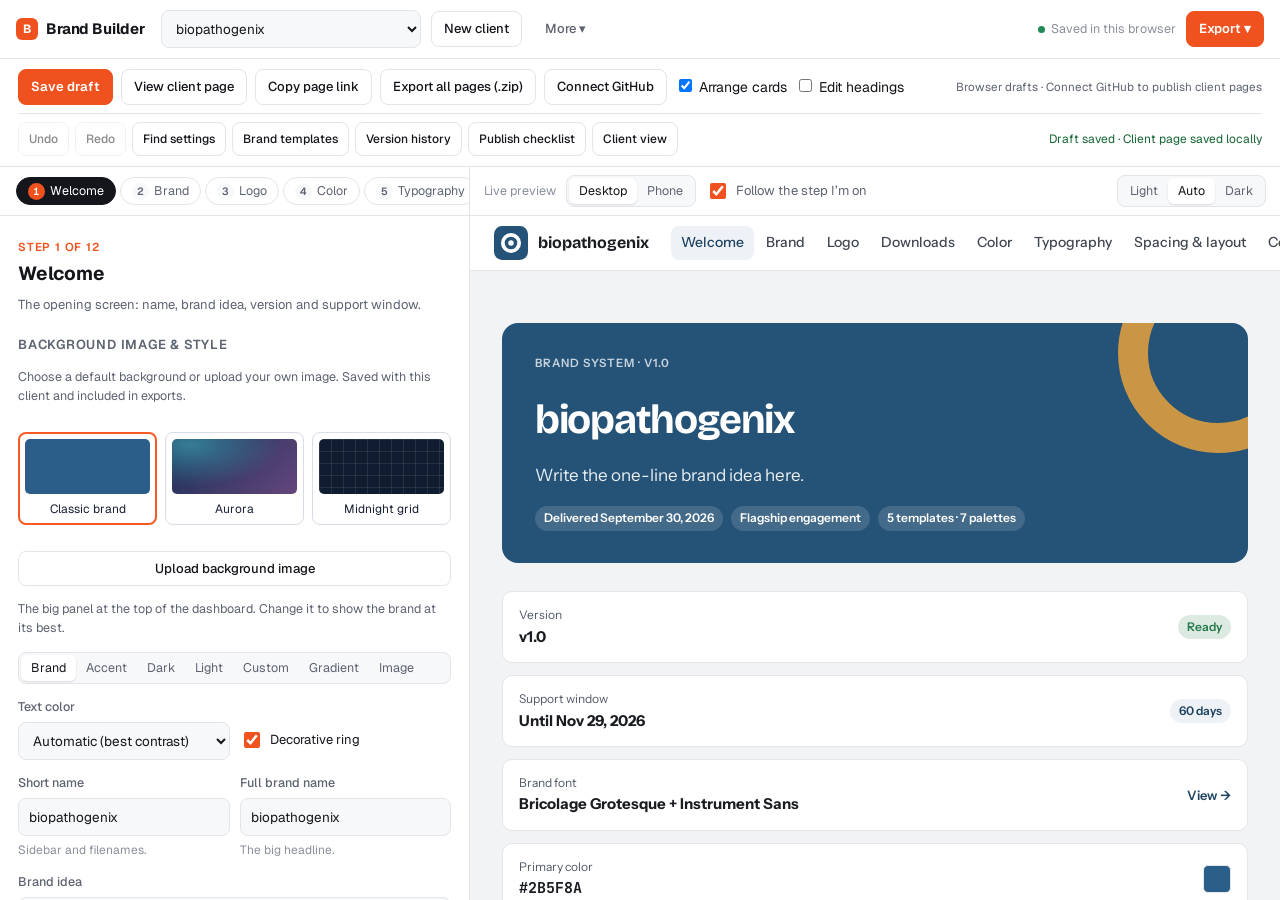
<file: index.html>
<!doctype html>
<html lang="en">
  <head>
    <meta charset="utf-8" />
    <meta name="viewport" content="width=device-width, initial-scale=1, viewport-fit=cover" />
    <title>Brand Builder</title>
    <link rel="preconnect" href="https://fonts.googleapis.com" />
    <link rel="preconnect" href="https://fonts.gstatic.com" crossorigin />
    <link
      rel="stylesheet"
      href="https://fonts.googleapis.com/css2?family=Geist:wght@400;500;600;700&family=Geist+Mono:wght@400;500&display=swap"
    />
    <style>
      :root {
        --bg: #f2f3f5;
        --panel: #ffffff;
        --raised: #f7f8fa;
        --ink: #14161b;
        --muted: #5d6371;
        --faint: #8a909c;
        --line: #e2e4e9;
        --line-strong: #c9cdd5;
        --accent: #f0521f;
        --accent-soft: #fde9e1;
        --accent-ink: #ffffff;
        --ok: #1f8a55;
        --warn: #b7791f;
        --bad: #c23b31;
        --checker: #e9ebef;
        --font: "Geist", "Helvetica Neue", Arial, sans-serif;
        --mono: "Geist Mono", ui-monospace, Menlo, monospace;
        --shadow: 0 1px 2px rgba(15, 17, 22, 0.06), 0 8px 24px rgba(15, 17, 22, 0.08);
      }
      @media (prefers-color-scheme: dark) {
        :root:not([data-theme="light"]) {
          color-scheme: dark;
          --bg: #0e1013;
          --panel: #16191e;
          --raised: #1c2026;
          --ink: #eceef2;
          --muted: #a1a7b3;
          --faint: #7a808c;
          --line: #252a31;
          --line-strong: #39404a;
          --accent: #ff6d3f;
          --accent-soft: #3a1e14;
          --accent-ink: #140a06;
          --ok: #4cc38a;
          --warn: #e3a948;
          --bad: #f06a5f;
          --checker: #1f242b;
          --shadow: 0 1px 2px rgba(0, 0, 0, 0.4), 0 10px 28px rgba(0, 0, 0, 0.35);
        }
      }
      :root[data-theme="dark"] {
        color-scheme: dark;
        --bg: #0e1013;
        --panel: #16191e;
        --raised: #1c2026;
        --ink: #eceef2;
        --muted: #a1a7b3;
        --faint: #7a808c;
        --line: #252a31;
        --line-strong: #39404a;
        --accent: #ff6d3f;
        --accent-soft: #3a1e14;
        --accent-ink: #140a06;
        --ok: #4cc38a;
        --warn: #e3a948;
        --bad: #f06a5f;
        --checker: #1f242b;
        --shadow: 0 1px 2px rgba(0, 0, 0, 0.4), 0 10px 28px rgba(0, 0, 0, 0.35);
      }

      * {
        box-sizing: border-box;
      }
      [hidden] {
        display: none !important;
      }
      html,
      body {
        height: 100%;
      }
      body {
        margin: 0;
        background: var(--bg);
        color: var(--ink);
        font-family: var(--font);
        font-size: 14px;
        line-height: 1.5;
        -webkit-font-smoothing: antialiased;
      }
      button,
      input,
      select,
      textarea {
        font: inherit;
        color: inherit;
      }
      :focus-visible {
        outline: 2px solid var(--accent);
        outline-offset: 2px;
      }
      code,
      .mono {
        font-family: var(--mono);
        font-size: 12px;
      }

      /* ---------- App frame ---------- */
      .app {
        display: grid;
        grid-template-rows: auto minmax(0, 1fr);
        height: 100%;
      }
      .top {
        display: flex;
        align-items: center;
        gap: 10px;
        padding: 10px 16px;
        background: var(--panel);
        border-bottom: 1px solid var(--line);
        flex-wrap: wrap;
      }
      .wordmark {
        display: flex;
        align-items: center;
        gap: 8px;
        font-weight: 700;
        letter-spacing: -0.01em;
        font-size: 15px;
        margin-right: 6px;
      }
      .wordmark i {
        width: 22px;
        height: 22px;
        border-radius: 6px;
        background: var(--accent);
        display: grid;
        place-items: center;
        color: var(--accent-ink);
        font-style: normal;
        font-size: 12px;
        font-weight: 700;
      }
      .top select {
        min-width: 180px;
        max-width: 260px;
      }
      .spacer {
        flex: 1;
      }
      .status {
        font-size: 12.5px;
        color: var(--faint);
        display: flex;
        align-items: center;
        gap: 6px;
        white-space: nowrap;
      }
      .status b {
        width: 7px;
        height: 7px;
        border-radius: 50%;
        background: var(--faint);
        display: inline-block;
      }
      .status[data-s="saved"] b {
        background: var(--ok);
      }
      .status[data-s="saving"] b {
        background: var(--warn);
      }
      .status[data-s="error"] b {
        background: var(--bad);
      }
      .menu {
        position: relative;
      }
      .menu-pop {
        position: absolute;
        right: 0;
        top: calc(100% + 6px);
        background: var(--panel);
        border: 1px solid var(--line);
        border-radius: 10px;
        box-shadow: var(--shadow);
        padding: 6px;
        min-width: 280px;
        z-index: 30;
        display: flex;
        flex-direction: column;
      }
      .menu-pop button {
        border: 0;
        background: transparent;
        text-align: left;
        padding: 9px 10px;
        border-radius: 7px;
        cursor: pointer;
      }
      .menu-pop button:hover {
        background: var(--raised);
      }
      .menu-pop small {
        display: block;
        color: var(--faint);
        font-size: 12px;
      }

      .work {
        display: grid;
        grid-template-columns: minmax(360px, 470px) minmax(0, 1fr);
        min-height: 0;
      }
      .panel {
        background: var(--panel);
        border-right: 1px solid var(--line);
        overflow: auto;
        min-height: 0;
      }
      .chips {
        position: sticky;
        top: 0;
        z-index: 5;
        display: flex;
        gap: 4px;
        padding: 10px 16px;
        background: color-mix(in srgb, var(--panel) 92%, transparent);
        backdrop-filter: blur(6px);
        border-bottom: 1px solid var(--line);
        overflow-x: auto;
      }
      .chips button {
        border: 1px solid var(--line);
        background: var(--panel);
        border-radius: 999px;
        padding: 4px 11px;
        font-size: 12.5px;
        cursor: pointer;
        white-space: nowrap;
        color: var(--muted);
      }
      .chips button:hover {
        color: var(--ink);
        border-color: var(--line-strong);
      }
      .sec {
        padding: 22px 18px 26px;
        border-bottom: 1px solid var(--line);
        display: flex;
        flex-direction: column;
        gap: 14px;
        scroll-margin-top: 52px;
      }
      .sec > header {
        display: flex;
        flex-direction: column;
        gap: 4px;
      }
      .sec > header h2 {
        margin: 0;
        font-size: 19px;
        letter-spacing: -0.01em;
      }
      .step-top {
        display: flex;
        align-items: center;
        justify-content: space-between;
        gap: 10px;
      }
      .step-no {
        font-size: 11.5px;
        font-weight: 600;
        letter-spacing: 0.07em;
        text-transform: uppercase;
        color: var(--accent);
      }
      .sec.is-hidden > :not(header) {
        opacity: 0.55;
      }
      .sec .btn.next {
        align-self: flex-end;
        margin-top: 4px;
      }
      .hint {
        margin: 0;
        font-size: 12.5px;
        color: var(--muted);
        line-height: 1.5;
      }
      .chips button span {
        display: inline-grid;
        place-items: center;
        min-width: 17px;
        height: 17px;
        border-radius: 999px;
        background: var(--raised);
        font-size: 10.5px;
        font-weight: 600;
        margin-right: 5px;
        font-variant-numeric: tabular-nums;
      }
      .chips button.on {
        background: var(--ink);
        color: var(--panel);
        border-color: var(--ink);
      }
      .chips button.on span {
        background: var(--accent);
        color: var(--accent-ink);
      }
      .chips button.off {
        text-decoration: line-through;
        opacity: 0.6;
      }
      .review {
        list-style: none;
        margin: 0;
        padding: 0;
        display: flex;
        flex-direction: column;
        gap: 6px;
      }
      .review li {
        display: grid;
        grid-template-columns: 22px minmax(0, 1fr) auto;
        gap: 10px;
        align-items: center;
        padding: 8px 10px;
        border: 1px solid var(--line);
        border-radius: 10px;
        font-size: 13px;
      }
      .review .ic {
        width: 20px;
        height: 20px;
        border-radius: 50%;
        display: grid;
        place-items: center;
        font-size: 12px;
        font-weight: 700;
        color: #fff;
      }
      .review .lv-bad .ic {
        background: var(--bad);
      }
      .review .lv-warn .ic {
        background: var(--warn);
      }
      .review .lv-info .ic {
        background: var(--faint);
      }
      .review-ok {
        padding: 12px 14px;
        border-radius: 10px;
        background: color-mix(in srgb, var(--ok) 14%, transparent);
        color: var(--ok);
        font-weight: 600;
      }
      .review-sum {
        font-size: 13.5px;
        margin-bottom: 8px;
      }
      .export-row {
        display: flex;
        flex-wrap: wrap;
        gap: 8px;
      }
      .follow {
        font-size: 12.5px;
        color: var(--muted);
      }
      .sec > header p {
        margin: 3px 0 0;
        color: var(--muted);
        font-size: 13px;
      }
      .sec h3 {
        margin: 6px 0 0;
        font-size: 13px;
        font-weight: 600;
        color: var(--muted);
        text-transform: uppercase;
        letter-spacing: 0.06em;
      }

      .f {
        display: flex;
        flex-direction: column;
        gap: 5px;
        min-width: 0;
      }
      .f > span {
        font-size: 12.5px;
        font-weight: 500;
        color: var(--muted);
      }
      .f small {
        font-size: 12px;
        color: var(--faint);
      }
      input[type="text"],
      input[type="url"],
      input[type="email"],
      input[type="number"],
      input[type="date"],
      select,
      textarea {
        width: 100%;
        background: var(--raised);
        border: 1px solid var(--line);
        border-radius: 8px;
        padding: 8px 10px;
        font-size: 13.5px;
        min-width: 0;
      }
      textarea {
        resize: vertical;
        min-height: 64px;
        line-height: 1.45;
      }
      input:focus,
      select:focus,
      textarea:focus {
        outline: none;
        border-color: var(--accent);
        box-shadow: 0 0 0 3px var(--accent-soft);
      }
      .row {
        display: grid;
        gap: 10px;
        grid-template-columns: repeat(auto-fit, minmax(min(100%, 120px), 1fr));
      }
      .row2 {
        display: grid;
        gap: 10px;
        grid-template-columns: 1fr 1fr;
      }
      .btn {
        display: inline-flex;
        align-items: center;
        justify-content: center;
        gap: 6px;
        border-radius: 8px;
        border: 1px solid var(--line);
        background: var(--panel);
        padding: 7px 12px;
        font-size: 13px;
        font-weight: 500;
        cursor: pointer;
        white-space: nowrap;
      }
      .btn:hover {
        border-color: var(--line-strong);
      }
      .btn.primary {
        background: var(--accent);
        border-color: var(--accent);
        color: var(--accent-ink);
        font-weight: 600;
      }
      .btn.primary:hover {
        filter: brightness(1.06);
      }
      .btn.small {
        padding: 4px 9px;
        font-size: 12px;
      }
      .btn.ghost {
        border-color: transparent;
        background: transparent;
        color: var(--muted);
      }
      .btn.ghost:hover {
        color: var(--ink);
        background: var(--raised);
      }
      .btn.danger {
        color: var(--bad);
      }
      .btn[disabled] {
        opacity: 0.5;
        cursor: not-allowed;
      }
      .card {
        border: 1px solid var(--line);
        border-radius: 12px;
        padding: 14px;
        display: flex;
        flex-direction: column;
        gap: 10px;
        background: var(--panel);
      }
      .card-head {
        display: flex;
        align-items: center;
        justify-content: space-between;
        gap: 8px;
      }
      .card-head b {
        font-size: 14px;
      }
      .note {
        font-size: 12.5px;
        color: var(--muted);
        background: var(--raised);
        border-radius: 8px;
        padding: 9px 11px;
      }
      .note.warn {
        background: color-mix(in srgb, var(--warn) 14%, transparent);
        color: var(--ink);
      }

      /* ---------- Drop zones ---------- */
      .drop {
        border: 1.5px dashed var(--line-strong);
        border-radius: 12px;
        padding: 18px;
        text-align: center;
        color: var(--muted);
        background: var(--raised);
        cursor: pointer;
        transition:
          border-color 0.12s,
          background 0.12s;
      }
      .drop b {
        display: block;
        color: var(--ink);
        font-size: 14px;
        margin-bottom: 2px;
      }
      .drop small {
        font-size: 12px;
        color: var(--faint);
      }
      .drop:hover {
        border-color: var(--accent);
      }
      .is-over {
        border-color: var(--accent) !important;
        background: var(--accent-soft) !important;
        border-style: solid !important;
      }
      body.dragging .drop,
      body.dragging .slot,
      body.dragging .color-row {
        outline: 1px dashed color-mix(in srgb, var(--accent) 45%, transparent);
        outline-offset: 2px;
      }

      .logo-row {
        display: grid;
        grid-template-columns: repeat(3, minmax(0, 1fr));
        gap: 8px;
      }
      .slot {
        position: relative;
        aspect-ratio: 4/3;
        border-radius: 10px;
        border: 1px solid var(--line);
        display: grid;
        place-items: center;
        cursor: pointer;
        overflow: hidden;
        padding: 12px;
        max-width: 100%;
      }
      .slot img {
        width: 100%;
        height: 100%;
        object-fit: contain;
        display: block;
      }
      .slot .ph {
        font-size: 11.5px;
        text-align: center;
        line-height: 1.3;
        opacity: 0.75;
      }
      .slot .x {
        position: absolute;
        top: 4px;
        right: 4px;
        width: 22px;
        height: 22px;
        border-radius: 6px;
        border: 0;
        background: rgba(0, 0, 0, 0.55);
        color: #fff;
        font-size: 13px;
        line-height: 1;
        cursor: pointer;
        display: none;
      }
      .slot:hover .x,
      .slot:focus-within .x {
        display: block;
      }
      .slot-label {
        font-size: 11.5px;
        color: var(--faint);
        text-align: center;
        margin-top: 4px;
      }
      .slot.bg-light {
        background: #ffffff;
        color: #6b7280;
      }
      .slot.bg-dark {
        background: #15181d;
        color: #b8bec8;
      }
      .slot.bg-check {
        background: repeating-conic-gradient(var(--checker) 0 25%, var(--panel) 0 50%) 0 0/14px 14px;
        color: var(--muted);
      }
      .busy::after {
        content: "";
        position: absolute;
        inset: 0;
        background: color-mix(in srgb, var(--panel) 60%, transparent);
      }

      .seg {
        display: inline-flex;
        background: var(--raised);
        border: 1px solid var(--line);
        border-radius: 8px;
        padding: 2px;
      }
      .seg button {
        border: 0;
        background: transparent;
        padding: 4px 10px;
        border-radius: 6px;
        font-size: 12.5px;
        cursor: pointer;
        color: var(--muted);
      }
      .seg button[aria-pressed="true"] {
        background: var(--panel);
        color: var(--ink);
        box-shadow: 0 1px 2px rgba(0, 0, 0, 0.12);
      }
      .wchips {
        display: flex;
        flex-wrap: wrap;
        gap: 4px;
      }
      .wchips button {
        border: 1px solid var(--line);
        background: var(--panel);
        border-radius: 6px;
        padding: 3px 8px;
        font-size: 12px;
        cursor: pointer;
        font-variant-numeric: tabular-nums;
      }
      .wchips button[aria-pressed="true"] {
        background: var(--ink);
        color: var(--panel);
        border-color: var(--ink);
      }
      .sample {
        font-size: 30px;
        line-height: 1.1;
        letter-spacing: -0.01em;
        padding: 10px 12px;
        background: var(--raised);
        border-radius: 8px;
        overflow-wrap: anywhere;
      }
      .face {
        display: grid;
        grid-template-columns: minmax(0, 1fr) 132px 92px 28px;
        gap: 6px;
        align-items: center;
        font-size: 12.5px;
      }
      .face .nm {
        overflow: hidden;
        text-overflow: ellipsis;
        white-space: nowrap;
        font-family: var(--mono);
        font-size: 11.5px;
      }
      .tscale {
        overflow-x: auto;
        border: 1px solid var(--line);
        border-radius: 10px;
      }
      .tscale table {
        border-collapse: collapse;
        width: 100%;
        min-width: 430px;
        font-size: 12.5px;
      }
      .tscale th,
      .tscale td {
        padding: 5px 6px;
        border-bottom: 1px solid var(--line);
        text-align: left;
      }
      .tscale th {
        font-size: 11px;
        color: var(--faint);
        font-weight: 600;
        text-transform: uppercase;
        letter-spacing: 0.05em;
      }
      .tscale tr:last-child td {
        border-bottom: 0;
      }
      .tscale input,
      .tscale select {
        padding: 4px 6px;
        font-size: 12.5px;
        border-radius: 6px;
      }
      .tscale input[type="number"] {
        width: 58px;
      }

      .color-row {
        display: grid;
        grid-template-columns: 42px minmax(0, 1fr) 96px;
        gap: 10px;
        align-items: center;
        padding: 8px;
        border-radius: 10px;
        border: 1px solid var(--line);
      }
      .color-row input[type="color"] {
        width: 42px;
        height: 42px;
        border: 1px solid var(--line);
        border-radius: 8px;
        padding: 2px;
        background: var(--panel);
        cursor: pointer;
      }
      .color-row b {
        font-size: 13.5px;
        display: block;
        text-transform: capitalize;
      }
      .color-row small {
        color: var(--faint);
        font-size: 12px;
      }
      .color-row input[type="text"] {
        font-family: var(--mono);
        font-size: 12.5px;
        text-transform: uppercase;
      }
      .ramp-mini {
        grid-column: 1/-1;
        display: grid;
        grid-template-columns: repeat(11, 1fr);
        height: 14px;
        border-radius: 5px;
        overflow: hidden;
      }
      .swatches {
        display: flex;
        flex-wrap: wrap;
        gap: 6px;
      }
      .swatches button {
        width: 34px;
        height: 34px;
        border-radius: 8px;
        border: 1px solid var(--line);
        cursor: grab;
      }
      .range-row {
        display: grid;
        grid-template-columns: 90px minmax(0, 1fr) 90px;
        gap: 10px;
        align-items: center;
        font-size: 12.5px;
      }
      .srow {
        border: 1px solid var(--line);
        border-radius: 10px;
        padding: 10px;
        display: flex;
        flex-direction: column;
        gap: 8px;
        background: var(--raised);
      }
      .srow input[type="text"],
      .srow input[type="number"],
      .srow select {
        background: var(--panel);
        padding: 6px 8px;
        font-size: 13px;
      }
      .srow-top {
        display: flex;
        align-items: center;
        gap: 8px;
      }
      .srow-top select {
        width: auto;
      }
      .srow-hint {
        font-size: 12px;
        color: var(--faint);
        flex: 1;
        min-width: 0;
        white-space: nowrap;
        overflow: hidden;
        text-overflow: ellipsis;
      }
      .slide3 {
        display: grid;
        grid-template-columns: minmax(0, 1fr) minmax(0, 1.3fr) minmax(0, 1fr) 60px;
        gap: 8px;
        align-items: center;
      }
      .slide3.meter {
        grid-template-columns: minmax(0, 1fr) minmax(0, 1.6fr) 60px;
      }
      .num-in {
        text-align: center;
        font-variant-numeric: tabular-nums;
      }
      .note-in {
        font-size: 12.5px !important;
      }
      .mini-ctl {
        display: flex;
        gap: 2px;
        margin-left: auto;
      }
      .mini-ctl .btn {
        padding: 2px 7px;
      }
      .add-row {
        display: flex;
        align-items: center;
        gap: 6px;
        flex-wrap: wrap;
        font-size: 12.5px;
        color: var(--muted);
      }
      .check {
        display: inline-flex;
        align-items: center;
        gap: 7px;
        font-size: 13px;
        cursor: pointer;
      }
      .check input {
        width: 16px;
        height: 16px;
        accent-color: var(--accent);
      }
      .toggles {
        display: grid;
        grid-template-columns: repeat(auto-fill, minmax(150px, 1fr));
        gap: 6px 12px;
        padding: 10px 12px;
        border: 1px solid var(--line);
        border-radius: 10px;
        background: var(--raised);
      }
      .range-row input[type="text"] {
        padding: 5px 7px;
        font-size: 12.5px;
      }
      input[type="range"] {
        width: 100%;
        accent-color: var(--accent);
      }
      .tpl-row {
        display: grid;
        grid-template-columns: 96px minmax(0, 1fr);
        gap: 12px;
      }
      .tpl-row .slot {
        aspect-ratio: 4/5;
      }
      .seg.wrap {
        flex-wrap: wrap;
      }
      .cpair {
        display: grid;
        grid-template-columns: 40px minmax(0, 1fr);
        gap: 6px;
      }
      .cpair input[type="color"] {
        width: 40px;
        height: 36px;
        border: 1px solid var(--line);
        border-radius: 8px;
        padding: 2px;
        background: var(--panel);
        cursor: pointer;
      }
      .cpair input[type="text"] {
        font-family: var(--mono);
        text-transform: uppercase;
      }
      .hero-slot {
        max-width: 220px;
      }
      .drop {
        position: relative;
      }
      .drop.small {
        padding: 10px 12px;
      }
      .drop.small b {
        font-size: 13px;
      }
      .att {
        display: grid;
        grid-template-columns: minmax(0, 1fr) auto 28px;
        gap: 8px;
        align-items: center;
        font-size: 12.5px;
        padding: 4px 4px 4px 10px;
        border: 1px solid var(--line);
        border-radius: 8px;
        background: var(--raised);
      }
      .att .nm {
        overflow: hidden;
        text-overflow: ellipsis;
        white-space: nowrap;
      }
      .att small {
        color: var(--faint);
        font-variant-numeric: tabular-nums;
      }
      .views4 {
        display: grid;
        grid-template-columns: repeat(4, minmax(0, 1fr));
        gap: 8px;
      }
      .views4 .slot {
        aspect-ratio: 1/1;
        padding: 6px;
      }
      .view-label {
        margin-top: 4px;
        padding: 4px 6px !important;
        font-size: 12px !important;
        text-align: center;
      }
      .card.is-off > :not(.card-head) {
        opacity: 0.55;
      }
      .parts {
        border-top: 1px dashed var(--line);
        padding-top: 12px;
      }
      .pnote {
        position: absolute;
        top: 12px;
        left: 50%;
        transform: translateX(-50%);
        z-index: 3;
        background: var(--ink);
        color: var(--panel);
        padding: 7px 14px;
        border-radius: 999px;
        font-size: 12.5px;
        box-shadow: var(--shadow);
        max-width: calc(100% - 24px);
        text-align: center;
      }

      /* ---------- Preview ---------- */
      .preview {
        display: flex;
        flex-direction: column;
        min-height: 0;
        min-width: 0;
      }
      .pbar {
        display: flex;
        align-items: center;
        gap: 10px;
        padding: 8px 14px;
        border-bottom: 1px solid var(--line);
        background: var(--panel);
        flex-wrap: wrap;
      }
      .pbar .label {
        font-size: 12.5px;
        color: var(--faint);
      }
      .stage {
        position: relative;
        flex: 1;
        min-height: 0;
        display: flex;
        justify-content: center;
        background: var(--bg);
        overflow: hidden;
      }
      .frames {
        position: relative;
        width: 100%;
        height: 100%;
        transition: width 0.2s;
      }
      .stage[data-w="mobile"] .frames {
        width: 390px;
        max-width: 100%;
        margin-block: 14px;
        height: calc(100% - 28px);
        border-radius: 18px;
        overflow: hidden;
        box-shadow: var(--shadow);
        border: 1px solid var(--line);
      }
      .frames iframe {
        position: absolute;
        inset: 0;
        width: 100%;
        height: 100%;
        border: 0;
        background: #fff;
      }
      .frames iframe.back {
        visibility: hidden;
      }
      .pmsg {
        position: absolute;
        inset: 0;
        display: grid;
        place-items: center;
        color: var(--muted);
        text-align: center;
        padding: 24px;
      }

      .toast {
        position: fixed;
        left: 50%;
        bottom: calc(20px + env(safe-area-inset-bottom, 0px));
        transform: translate(-50%, 16px);
        background: var(--ink);
        color: var(--panel);
        padding: 9px 14px;
        border-radius: 9px;
        font-size: 13px;
        opacity: 0;
        pointer-events: none;
        transition: 0.18s;
        z-index: 50;
        max-width: min(92vw, 520px);
        text-align: center;
      }
      .toast.show {
        opacity: 1;
        transform: translate(-50%, 0);
      }
      .dropbar {
        position: fixed;
        left: 50%;
        top: calc(64px + env(safe-area-inset-top, 0px));
        transform: translateX(-50%);
        background: var(--accent);
        color: var(--accent-ink);
        padding: 8px 14px;
        border-radius: 999px;
        font-weight: 600;
        font-size: 13px;
        z-index: 40;
        box-shadow: var(--shadow);
        pointer-events: none;
      }

      .save-dialog {
        position: fixed;
        inset: 0;
        z-index: 60;
        display: grid;
        place-items: center;
        padding: 16px;
        background: rgba(10, 12, 16, 0.45);
      }
      .save-dialog .card {
        max-width: 420px;
        width: 100%;
        box-shadow: var(--shadow);
        padding: 22px;
        gap: 12px;
      }
      .save-dialog h2 {
        margin: 0;
        font-size: 18px;
      }
      .save-dialog p {
        margin: 0;
        color: var(--muted);
        overflow-wrap: anywhere;
      }
      .save-dialog .btn {
        text-decoration: none;
      }
      .save-dialog small {
        color: var(--faint);
        font-size: 12px;
      }
      .empty {
        display: grid;
        place-items: center;
        height: 100%;
        padding: 24px;
      }
      .empty .card {
        max-width: 440px;
        text-align: left;
        padding: 24px;
        gap: 12px;
      }
      .empty h2 {
        margin: 0;
        font-size: 20px;
      }

      @media (max-width: 900px) {
        .app {
          height: auto;
          min-height: 100%;
        }
        .work {
          grid-template-columns: minmax(0, 1fr);
        }
        .panel {
          border-right: 0;
          overflow: visible;
        }
        .preview {
          height: 80vh;
          border-top: 1px solid var(--line);
        }
        .chips {
          top: env(safe-area-inset-top, 0px);
        }
        .top select {
          min-width: 0;
          flex: 1;
        }
      }
      @media (prefers-reduced-motion: reduce) {
        * {
          transition: none !important;
        }
      }
    </style>
  </head>
  <body>
    <div class="app">
      <header class="top">
        <div class="wordmark"><i>B</i>Brand Builder</div>
        <label class="sr" for="client-select" hidden>Client</label>
        <select id="client-select" aria-label="Client"></select>
        <button class="btn" id="new-client" type="button">New client</button>
        <div class="menu">
          <button class="btn ghost" id="more-btn" type="button" aria-haspopup="true" aria-expanded="false">
            More ▾
          </button>
          <div class="menu-pop" id="more-pop" hidden>
            <button type="button" data-act="duplicate">
              Duplicate this client<small>Start a new brand from this one</small>
            </button>
            <button type="button" data-act="backup">
              Back up this client (.json)<small>Settings plus every logo and font, in one file</small>
            </button>
            <button type="button" data-act="restore">
              Restore a client from backup<small>Or drop a backup .json anywhere on the page</small>
            </button>
            <button type="button" data-act="delete" id="del-btn">
              Delete this client<small>Removes the client and its settings</small>
            </button>
          </div>
        </div>
        <div class="spacer"></div>
        <span class="status" id="status" data-s="idle"><b></b><span>Loading…</span></span>
        <div class="menu">
          <button
            class="btn primary"
            id="export-btn"
            type="button"
            aria-haspopup="true"
            aria-expanded="false"
          >
            Export ▾
          </button>
          <div class="menu-pop" id="export-pop" hidden>
            <button type="button" data-act="export-zip">
              Handoff package (.zip)<small
                >Dashboard as index.html, every download in numbered folders. Ready for GitHub Pages.</small
              >
            </button>
            <button type="button" data-act="export-html">
              Client dashboard only (.html)<small
                >One file with every file inside. Rename to index.html to host it anywhere.</small
              >
            </button>
          </div>
        </div>
      </header>
      <div class="work" id="work">
        <aside class="panel" id="panel" aria-label="Brand settings"></aside>
        <section class="preview" aria-label="Live preview">
          <div class="pbar">
            <span class="label">Live preview</span>
            <div class="seg" role="group" aria-label="Preview width">
              <button type="button" data-w="desktop" aria-pressed="true">Desktop</button
              ><button type="button" data-w="mobile" aria-pressed="false">Phone</button>
            </div>
            <label class="check follow"
              ><input type="checkbox" id="follow" checked /> Follow the step I’m on</label
            >
            <div class="spacer"></div>
            <div class="seg" role="group" aria-label="Builder theme" id="theme-seg">
              <button type="button" data-t="light">Light</button
              ><button type="button" data-t="system">Auto</button
              ><button type="button" data-t="dark">Dark</button>
            </div>
          </div>
          <div class="stage" id="stage" data-w="desktop">
            <div class="frames" id="frames">
              <iframe id="fa" title="Dashboard preview"></iframe>
              <iframe
                id="fb"
                class="back"
                title="Dashboard preview (loading)"
                aria-hidden="true"
                tabindex="-1"
              ></iframe>
            </div>
            <div class="pmsg" id="pmsg" hidden></div>
            <div class="pnote" id="pnote" role="status" hidden></div>
          </div>
        </section>
      </div>
    </div>
    <input type="file" id="picker" multiple hidden />
    <input type="file" id="folder-picker" webkitdirectory multiple hidden />
    <div class="toast" id="toast" role="status" aria-live="polite"></div>
    <div
      class="save-dialog"
      id="save-dialog"
      role="dialog"
      aria-modal="true"
      aria-labelledby="save-title"
      hidden
    >
      <div class="card">
        <h2 id="save-title">Your file is ready</h2>
        <p><b id="save-name"></b> · <span id="save-size"></span></p>
        <div style="display: flex; gap: 8px; flex-wrap: wrap">
          <a class="btn primary" id="save-link" href="#">Save file</a
          ><button type="button" class="btn" id="save-close">Close</button>
        </div>
        <small>Made on this computer from your own files. Nothing is sent anywhere.</small>
      </div>
    </div>
    <div class="dropbar" id="dropbar" hidden>Drop anywhere. Files are sorted automatically.</div>

    <!-- The client dashboard design. The builder fills it with each client’s brand for the preview and exports. -->
    <template id="dashboard-template">
      <title>Brand Delivery Hub</title>
      <meta
        name="description"
        content="Final brand delivery dashboard: brand, logo, color, type, components, templates, downloads and handoff in one place."
      />
      <link rel="preconnect" href="https://fonts.googleapis.com" />
      <link rel="preconnect" href="https://fonts.gstatic.com" crossorigin />
      <link
        id="font-link"
        rel="stylesheet"
        href="https://fonts.googleapis.com/css2?family=Bricolage+Grotesque:opsz,wght@12..96,500;12..96,600;12..96,700&family=Instrument+Sans:wght@400;500;600&family=JetBrains+Mono:wght@400;500&display=swap"
      />
      <style>
        /* =====================================================================
   STATIC FALLBACK TOKENS — overwritten at runtime from the BRAND config
   (see <script> below). Kept here so the first paint is never unstyled.
   ===================================================================== */
        :root {
          --bg-canvas: #f6f7f9;
          --bg-surface: #ffffff;
          --bg-raised: #ffffff;
          --bg-muted: #eef0f3;
          --bg-brand: #2b5f8a;
          --bg-brand-subtle: #e8eff5;
          --bg-inverse: #14181d;
          --text-primary: #14181d;
          --text-secondary: #4a5361;
          --text-tertiary: #737d8c;
          --text-on-brand: #ffffff;
          --text-brand: #23506f;
          --text-inverse: #f6f7f9;
          --border-subtle: #e3e6ea;
          --border-default: #cfd4da;
          --border-strong: #9aa3ae;
          --border-focus: #2b5f8a;
          --accent: #e8a33d;
          --success: #2f8f5b;
          --warning: #c9861a;
          --danger: #c8423b;
          --font-display: "Bricolage Grotesque", "Helvetica Neue", Arial, sans-serif;
          --font-body: "Instrument Sans", "Helvetica Neue", Arial, sans-serif;
          --font-mono: "JetBrains Mono", ui-monospace, Menlo, Consolas, monospace;
          --radius: 10px;
          --shadow: 0 1px 2px rgba(20, 24, 29, 0.06), 0 4px 14px rgba(20, 24, 29, 0.06);
        }
        @media (prefers-color-scheme: dark) {
          :root:not([data-theme="light"]) {
            color-scheme: dark;
            --bg-canvas: #0e1216;
            --bg-surface: #161b21;
            --bg-raised: #1d232b;
            --bg-muted: #222932;
            --bg-brand: #5d8fb8;
            --bg-brand-subtle: #1a2a38;
            --bg-inverse: #f6f7f9;
            --text-primary: #eef1f4;
            --text-secondary: #b3bcc7;
            --text-tertiary: #8791a0;
            --text-on-brand: #0e1216;
            --text-brand: #8fb6d6;
            --text-inverse: #14181d;
            --border-subtle: #252c35;
            --border-default: #333c47;
            --border-strong: #566170;
            --border-focus: #8fb6d6;
            --shadow: 0 1px 2px rgba(0, 0, 0, 0.3), 0 6px 18px rgba(0, 0, 0, 0.25);
          }
        }
        :root[data-theme="dark"] {
          color-scheme: dark;
          --bg-canvas: #0e1216;
          --bg-surface: #161b21;
          --bg-raised: #1d232b;
          --bg-muted: #222932;
          --bg-brand: #5d8fb8;
          --bg-brand-subtle: #1a2a38;
          --bg-inverse: #f6f7f9;
          --text-primary: #eef1f4;
          --text-secondary: #b3bcc7;
          --text-tertiary: #8791a0;
          --text-on-brand: #0e1216;
          --text-brand: #8fb6d6;
          --text-inverse: #14181d;
          --border-subtle: #252c35;
          --border-default: #333c47;
          --border-strong: #566170;
          --border-focus: #8fb6d6;
          --shadow: 0 1px 2px rgba(0, 0, 0, 0.3), 0 6px 18px rgba(0, 0, 0, 0.25);
        }

        * {
          box-sizing: border-box;
        }
        body {
          margin: 0;
          background: var(--bg-canvas);
          color: var(--text-primary);
          font-family: var(--font-body);
          font-size: 15px;
          line-height: 1.55;
          -webkit-font-smoothing: antialiased;
        }
        h1,
        h2,
        h3,
        h4 {
          font-family: var(--font-display);
          margin: 0;
          text-wrap: balance;
          letter-spacing: -0.015em;
          line-height: 1.15;
        }
        p {
          margin: 0;
        }
        a {
          color: var(--text-brand);
        }
        code,
        .mono {
          font-family: var(--font-mono);
          font-size: 0.84em;
        }
        button {
          font: inherit;
          color: inherit;
        }
        :focus-visible {
          outline: 2px solid var(--border-focus);
          outline-offset: 2px;
          border-radius: 4px;
        }

        /* ---------- Shell ---------- */
        .shell {
          display: grid;
          grid-template-columns: 248px minmax(0, 1fr);
          min-height: 100%;
        }
        .side {
          position: sticky;
          top: env(safe-area-inset-top, 0px);
          height: 100vh;
          overflow: auto;
          border-right: 1px solid var(--border-subtle);
          background: var(--bg-surface);
          padding: 22px 14px;
          display: flex;
          flex-direction: column;
          gap: 18px;
        }
        .side-brand {
          display: flex;
          align-items: center;
          gap: 10px;
          padding: 0 8px;
        }
        .side-brand .mark {
          width: 34px;
          height: 34px;
          flex: none;
        }
        .side-brand b {
          font-family: var(--font-display);
          font-size: 16px;
          display: block;
          line-height: 1.1;
        }
        .side-brand small {
          color: var(--text-tertiary);
          font-size: 12px;
        }
        .nav {
          display: flex;
          flex-direction: column;
          gap: 2px;
        }
        .nav a {
          display: flex;
          justify-content: space-between;
          align-items: center;
          padding: 8px 10px;
          border-radius: 8px;
          color: var(--text-secondary);
          text-decoration: none;
          font-weight: 500;
          font-size: 14px;
        }
        .nav a:hover {
          background: var(--bg-muted);
          color: var(--text-primary);
        }
        .nav a.on {
          background: var(--bg-brand-subtle);
          color: var(--text-brand);
        }
        .nav a span {
          font-family: var(--font-mono);
          font-size: 11px;
          color: var(--text-tertiary);
        }
        .side-foot {
          margin-top: auto;
          padding: 12px 10px;
          border-top: 1px solid var(--border-subtle);
          font-size: 12px;
          color: var(--text-tertiary);
          display: flex;
          flex-direction: column;
          gap: 8px;
        }
        .theme-toggle {
          display: flex;
          gap: 4px;
          background: var(--bg-muted);
          border-radius: 8px;
          padding: 3px;
        }
        .theme-toggle button {
          flex: 1;
          border: 0;
          background: transparent;
          padding: 5px 0;
          border-radius: 6px;
          font-size: 12px;
          cursor: pointer;
          color: var(--text-secondary);
        }
        .theme-toggle button[aria-pressed="true"] {
          background: var(--bg-surface);
          color: var(--text-primary);
          box-shadow: var(--shadow);
        }

        main {
          padding-inline: clamp(16px, 4vw, 56px);
          padding-block: 32px 96px;
          max-width: 1180px;
          width: 100%;
        }
        section {
          padding-block: 44px;
          border-bottom: 1px solid var(--border-subtle);
          scroll-margin-top: 16px;
        }
        section:last-child {
          border-bottom: 0;
        }
        .sec-head {
          display: flex;
          flex-wrap: wrap;
          align-items: end;
          justify-content: space-between;
          gap: 12px;
          margin-bottom: 26px;
        }
        .eyebrow {
          font-size: 11.5px;
          font-weight: 600;
          letter-spacing: 0.09em;
          text-transform: uppercase;
          color: var(--text-tertiary);
          margin-bottom: 6px;
        }
        .sec-head h2 {
          font-size: clamp(26px, 3vw, 34px);
        }
        .sec-head p {
          color: var(--text-secondary);
          max-width: 62ch;
          margin-top: 6px;
        }
        h3 {
          font-size: 18px;
          margin-bottom: 12px;
        }
        .sub {
          margin-top: 34px;
        }

        /* ---------- Primitives ---------- */
        .card {
          background: var(--bg-surface);
          border: 1px solid var(--border-subtle);
          border-radius: var(--radius);
          padding: 20px;
        }
        .grid {
          display: grid;
          gap: 16px;
        }
        .g2 {
          grid-template-columns: repeat(auto-fit, minmax(min(100%, 320px), 1fr));
        }
        .g3 {
          grid-template-columns: repeat(auto-fill, minmax(min(100%, 240px), 1fr));
        }
        .g4 {
          grid-template-columns: repeat(auto-fill, minmax(min(100%, 190px), 1fr));
        }
        /* Card sizes. Wide cards span two columns only where two fit, so phones never scroll sideways. */
        .grid > [data-span="full"] {
          grid-column: 1 / -1;
        }
        .grid:has(> [data-span="2"]) {
          container-type: inline-size;
        }
        @container (min-width: 420px) {
          .g4 > [data-span="2"] {
            grid-column: span 2;
          }
        }
        @container (min-width: 520px) {
          .g3 > [data-span="2"] {
            grid-column: span 2;
          }
        }
        @container (min-width: 680px) {
          .g2 > [data-span="2"] {
            grid-column: span 2;
          }
        }
        .logo-tile[data-span="2"] .logo-stage {
          aspect-ratio: 8/3;
        }
        .logo-tile[data-span="full"] .logo-stage {
          aspect-ratio: auto;
          min-height: 220px;
        }
        .logo-tile[data-span] .logo-stage img {
          max-height: 160px;
        }
        .pill {
          display: inline-flex;
          align-items: center;
          gap: 6px;
          font-size: 12px;
          font-weight: 600;
          padding: 3px 9px;
          border-radius: 999px;
          background: var(--bg-muted);
          color: var(--text-secondary);
          white-space: nowrap;
        }
        .pill.ok {
          background: color-mix(in srgb, var(--success) 16%, transparent);
          color: var(--success);
        }
        .pill.warn {
          background: color-mix(in srgb, var(--warning) 18%, transparent);
          color: var(--warning);
        }
        .pill.bad {
          background: color-mix(in srgb, var(--danger) 15%, transparent);
          color: var(--danger);
        }
        .pill.brand {
          background: var(--bg-brand-subtle);
          color: var(--text-brand);
        }
        .copy {
          cursor: pointer;
          border: 1px solid var(--border-default);
          background: var(--bg-surface);
          border-radius: 6px;
          padding: 3px 8px;
          font-size: 12px;
          color: var(--text-secondary);
        }
        .copy:hover {
          border-color: var(--border-strong);
          color: var(--text-primary);
        }
        .btn {
          display: inline-flex;
          align-items: center;
          justify-content: center;
          gap: 8px;
          border-radius: var(--radius);
          font-weight: 600;
          cursor: pointer;
          border: 1px solid transparent;
          text-decoration: none;
          transition:
            background 0.15s,
            border-color 0.15s,
            transform 0.1s;
        }
        .btn:active {
          transform: translateY(1px);
        }
        .btn[data-size="sm"] {
          font-size: 13px;
          padding: 6px 12px;
        }
        .btn[data-size="md"] {
          font-size: 14px;
          padding: 9px 16px;
        }
        .btn[data-size="lg"] {
          font-size: 16px;
          padding: 12px 22px;
        }
        .btn[data-variant="primary"] {
          background: var(--bg-brand);
          color: var(--text-on-brand);
        }
        .btn[data-variant="primary"]:hover {
          filter: brightness(1.08);
        }
        .btn[data-variant="secondary"] {
          background: var(--bg-surface);
          border-color: var(--border-default);
          color: var(--text-primary);
        }
        .btn[data-variant="secondary"]:hover {
          border-color: var(--border-strong);
        }
        .btn[data-variant="ghost"] {
          background: transparent;
          color: var(--text-brand);
        }
        .btn[data-variant="ghost"]:hover {
          background: var(--bg-brand-subtle);
        }
        .btn[data-variant="destructive"] {
          background: var(--danger);
          color: #fff;
        }
        .btn:disabled,
        .btn[aria-disabled="true"] {
          opacity: 0.45;
          cursor: not-allowed;
        }
        .toast {
          position: fixed;
          left: 50%;
          bottom: calc(24px + env(safe-area-inset-bottom, 0px));
          transform: translate(-50%, 20px);
          background: var(--bg-inverse);
          color: var(--text-inverse);
          padding: 9px 16px;
          border-radius: 8px;
          font-size: 13px;
          opacity: 0;
          pointer-events: none;
          transition: 0.2s;
        }
        .toast.show {
          opacity: 1;
          transform: translate(-50%, 0);
        }

        /* ---------- Welcome ---------- */
        .hero {
          display: grid;
          grid-template-columns: minmax(0, 1.4fr) minmax(0, 1fr);
          gap: 28px;
          align-items: stretch;
        }
        .hero-main {
          background: var(--bg-brand);
          color: var(--text-on-brand);
          border-radius: calc(var(--radius) * 1.6);
          padding: clamp(24px, 4vw, 44px);
          display: flex;
          flex-direction: column;
          gap: 18px;
          position: relative;
          overflow: hidden;
        }
        .hero-main::before {
          content: var(--hero-layer, none);
          position: absolute;
          inset: 0;
          background: inherit;
          background-position: center, var(--hero-x, 50%) var(--hero-y, 50%), center;
          transform: scale(var(--hero-zoom, 1));
          transform-origin: var(--hero-x, 50%) var(--hero-y, 50%);
          pointer-events: none;
        }
        .hero-main .eyebrow {
          color: inherit;
          opacity: 0.75;
        }
        .hero-main h1 {
          font-size: clamp(34px, 5vw, 58px);
          letter-spacing: -0.03em;
        }
        .hero-main p {
          font-size: 17px;
          opacity: 0.9;
          max-width: 44ch;
        }
        .hero-meta {
          display: flex;
          flex-wrap: wrap;
          gap: 8px;
          margin-top: auto;
        }
        .hero-meta .pill {
          background: color-mix(in srgb, currentColor 14%, transparent);
          color: inherit;
        }
        .hero-ring {
          position: absolute;
          right: -70px;
          top: -70px;
          width: 200px;
          height: 200px;
          border-radius: 50%;
          border: 30px solid var(--accent);
          opacity: 0.85;
        }
        .hero-main > :not(.hero-ring) {
          position: relative;
          z-index: 1;
        }
        .facts {
          display: flex;
          flex-direction: column;
          gap: 12px;
        }
        .fact {
          display: flex;
          justify-content: space-between;
          align-items: center;
          gap: 12px;
          padding: 14px 16px;
          background: var(--bg-surface);
          border: 1px solid var(--border-subtle);
          border-radius: var(--radius);
        }
        .fact small {
          color: var(--text-tertiary);
          font-size: 12px;
          display: block;
        }
        .fact b {
          font-size: 15px;
        }
        .start {
          display: grid;
          grid-template-columns: repeat(auto-fit, minmax(min(100%, 210px), 1fr));
          gap: 12px;
          margin-top: 22px;
        }
        .start a {
          display: flex;
          flex-direction: column;
          gap: 4px;
          padding: 16px;
          border-radius: var(--radius);
          border: 1px solid var(--border-subtle);
          background: var(--bg-surface);
          text-decoration: none;
          color: var(--text-primary);
        }
        .start a:hover {
          border-color: var(--border-strong);
        }
        .start a small {
          color: var(--text-secondary);
          font-size: 13px;
        }
        .start a b {
          font-size: 15px;
        }

        /* ---------- Brand ---------- */
        .idea {
          font-family: var(--font-display);
          font-size: clamp(22px, 2.6vw, 30px);
          line-height: 1.25;
          max-width: 30ch;
          letter-spacing: -0.02em;
        }
        .pillar h4 {
          font-size: 17px;
          margin-bottom: 6px;
        }
        .pillar p {
          color: var(--text-secondary);
          font-size: 14px;
        }
        .saylike {
          display: grid;
          grid-template-columns: 1fr 1fr;
          gap: 8px;
          margin-top: 14px;
          font-size: 13px;
        }
        .saylike div {
          padding: 8px 10px;
          border-radius: 8px;
          background: var(--bg-muted);
        }
        .saylike small {
          display: block;
          font-size: 10.5px;
          font-weight: 600;
          letter-spacing: 0.08em;
          text-transform: uppercase;
          margin-bottom: 2px;
        }
        .saylike .yes small {
          color: var(--success);
        }
        .saylike .no small {
          color: var(--danger);
        }
        .slider {
          display: grid;
          grid-template-columns: 110px 1fr 110px;
          gap: 12px;
          align-items: center;
          font-size: 13px;
          color: var(--text-secondary);
        }
        .slider div:last-child {
          text-align: right;
        }
        .track {
          height: 6px;
          background: var(--bg-muted);
          border-radius: 6px;
          position: relative;
        }
        .track i {
          position: absolute;
          top: 50%;
          width: 16px;
          height: 16px;
          border-radius: 50%;
          background: var(--bg-brand);
          transform: translate(-50%, -50%);
          box-shadow: 0 0 0 3px var(--bg-surface);
        }
        .scale-card {
          display: flex;
          flex-direction: column;
          gap: 14px;
        }
        .scale-card > p {
          color: var(--text-secondary);
          font-size: 14px;
          margin-top: -6px;
        }
        .scale-rows {
          display: flex;
          flex-direction: column;
          gap: 16px;
        }
        .slider .track i b {
          position: absolute;
          top: -24px;
          left: 50%;
          transform: translateX(-50%);
          font-size: 11px;
          font-weight: 600;
          color: var(--text-brand);
          font-variant-numeric: tabular-nums;
          white-space: nowrap;
        }
        .slider.has-num {
          padding-top: 14px;
        }
        .row-note {
          grid-column: 1/-1;
          font-size: 12.5px;
          color: var(--text-tertiary);
          margin-top: -6px;
        }
        .slider div.row-note:last-child {
          text-align: left;
        }
        .meter-row {
          display: grid;
          grid-template-columns: minmax(0, 1fr) auto;
          gap: 6px 12px;
          align-items: baseline;
          font-size: 14px;
        }
        .meter-row .bar {
          grid-column: 1/-1;
          height: 8px;
          background: var(--bg-muted);
          border-radius: 8px;
          overflow: hidden;
        }
        .meter-row .bar i {
          display: block;
          height: 100%;
          background: var(--bg-brand);
          border-radius: 8px;
        }
        .meter-row b {
          font-variant-numeric: tabular-nums;
        }
        .value-row {
          display: grid;
          grid-template-columns: minmax(0, 40%) minmax(0, 1fr);
          gap: 4px 16px;
          padding-bottom: 12px;
          border-bottom: 1px solid var(--border-subtle);
          font-size: 14px;
        }
        .value-row:last-child {
          border-bottom: 0;
          padding-bottom: 0;
        }
        .value-row span {
          color: var(--text-secondary);
        }
        .value-row b {
          overflow-wrap: anywhere;
        }
        .boiler {
          display: flex;
          flex-direction: column;
          gap: 10px;
        }
        .boiler .head {
          display: flex;
          justify-content: space-between;
          align-items: center;
        }
        .boiler p {
          color: var(--text-secondary);
          font-size: 14px;
        }

        /* ---------- Logo ---------- */
        .logo-tile {
          border-radius: var(--radius);
          border: 1px solid var(--border-subtle);
          overflow: hidden;
          background: var(--bg-surface);
          display: flex;
          flex-direction: column;
        }
        .logo-stage {
          aspect-ratio: 4/3;
          display: grid;
          place-items: center;
          padding: 28px;
          max-width: 100%;
        }
        .logo-stage svg,
        .logo-stage img {
          max-width: 100%;
          max-height: 100%;
        }
        .logo-stage img {
          max-height: 120px;
          object-fit: contain;
        }
        .clearspace img {
          display: block;
          max-width: 240px;
          max-height: 90px;
        }
        .side-brand .mark img {
          width: 34px;
          height: 34px;
          object-fit: contain;
          display: block;
        }
        .logo-meta {
          padding: 12px 14px;
          border-top: 1px solid var(--border-subtle);
          display: flex;
          justify-content: space-between;
          align-items: center;
          gap: 8px;
          font-size: 13px;
        }
        .logo-meta b {
          display: block;
        }
        .logo-meta small {
          color: var(--text-tertiary);
        }
        .misuse .logo-stage {
          position: relative;
        }
        .misuse .logo-stage::after {
          content: "";
          position: absolute;
          inset: 14px;
          background: linear-gradient(
            to top right,
            transparent calc(50% - 1px),
            var(--danger) calc(50% - 1px),
            var(--danger) calc(50% + 1px),
            transparent calc(50% + 1px)
          );
          opacity: 0.7;
          pointer-events: none;
        }
        .clearspace {
          position: relative;
          display: inline-block;
          padding: var(--cs);
          outline: 1px dashed var(--danger);
          outline-offset: 0;
        }
        .clearspace::before {
          content: "";
          position: absolute;
          inset: var(--cs);
          outline: 1px solid var(--border-default);
        }

        /* ---------- Color ---------- */
        .ramp {
          display: grid;
          grid-template-columns: repeat(11, minmax(0, 1fr));
          border-radius: var(--radius);
          overflow: hidden;
          border: 1px solid var(--border-subtle);
        }
        .ramp button {
          border: 0;
          padding: 0;
          cursor: pointer;
          display: flex;
          flex-direction: column;
          justify-content: flex-end;
          min-height: 88px;
          padding: 8px 6px;
          text-align: left;
          font-size: 11px;
          line-height: 1.3;
        }
        .ramp button b {
          font-size: 12px;
        }
        .ramp button.base {
          box-shadow: inset 0 -4px 0 currentColor;
        }
        .ramp-head {
          display: flex;
          justify-content: space-between;
          align-items: baseline;
          margin-bottom: 8px;
        }
        .ramp-head b {
          font-family: var(--font-display);
          font-size: 16px;
        }
        .ramp-wrap {
          overflow-x: auto;
        }
        .ramp-wrap .ramp {
          min-width: 620px;
        }
        .proportion {
          display: flex;
          height: 56px;
          border-radius: var(--radius);
          overflow: hidden;
          border: 1px solid var(--border-subtle);
        }
        .proportion div {
          display: flex;
          align-items: flex-end;
          padding: 8px 10px;
          font-size: 12px;
          font-weight: 600;
        }
        table {
          border-collapse: collapse;
          width: 100%;
          font-size: 13.5px;
        }
        th,
        td {
          text-align: left;
          padding: 10px 12px;
          border-bottom: 1px solid var(--border-subtle);
          vertical-align: middle;
        }
        th {
          font-size: 11.5px;
          letter-spacing: 0.06em;
          text-transform: uppercase;
          color: var(--text-tertiary);
          font-weight: 600;
        }
        .tbl {
          overflow-x: auto;
          border: 1px solid var(--border-subtle);
          border-radius: var(--radius);
          background: var(--bg-surface);
        }
        .tbl tr:last-child td {
          border-bottom: 0;
        }
        .sw {
          display: inline-block;
          width: 18px;
          height: 18px;
          border-radius: 5px;
          border: 1px solid var(--border-subtle);
          vertical-align: middle;
          margin-right: 8px;
        }
        .num {
          font-variant-numeric: tabular-nums;
        }
        .pair {
          display: inline-flex;
          align-items: center;
          justify-content: center;
          width: 40px;
          height: 28px;
          border-radius: 6px;
          font-weight: 600;
          font-size: 13px;
          border: 1px solid var(--border-subtle);
        }

        /* ---------- Type ---------- */
        .type-row {
          display: grid;
          grid-template-columns: 170px minmax(0, 1fr);
          gap: 20px;
          align-items: baseline;
          padding-block: 14px;
          border-bottom: 1px solid var(--border-subtle);
        }
        .type-row:last-child {
          border-bottom: 0;
        }
        .type-row .spec {
          font-size: 12px;
          color: var(--text-tertiary);
          line-height: 1.5;
        }
        .type-row .spec code {
          color: var(--text-brand);
          font-size: 12px;
        }
        .type-row .sample {
          overflow-wrap: anywhere;
        }
        .family {
          display: flex;
          flex-direction: column;
          gap: 10px;
        }
        .family .big {
          font-size: 64px;
          line-height: 1;
        }
        .family small {
          color: var(--text-tertiary);
        }

        /* ---------- Spacing ---------- */
        .space-row {
          display: grid;
          grid-template-columns: 80px 48px minmax(0, 1fr);
          gap: 12px;
          align-items: center;
          font-size: 13px;
          padding-block: 4px;
        }
        .space-row i {
          display: block;
          height: 14px;
          background: var(--bg-brand);
          border-radius: 3px;
          max-width: 100%;
        }
        .radius-demo {
          display: flex;
          flex-wrap: wrap;
          gap: 16px;
        }
        .radius-demo div {
          width: 84px;
          height: 84px;
          background: var(--bg-brand-subtle);
          border: 2px solid var(--bg-brand);
          display: grid;
          place-items: end center;
          padding-bottom: 6px;
          font-size: 11px;
          color: var(--text-brand);
          font-weight: 600;
        }
        .grid-demo {
          display: grid;
          grid-template-columns: repeat(12, 1fr);
          gap: 8px;
          height: 80px;
        }
        .grid-demo i {
          background: color-mix(in srgb, var(--danger) 14%, transparent);
          border-inline: 1px solid color-mix(in srgb, var(--danger) 40%, transparent);
        }

        /* ---------- Components ---------- */
        .comp {
          display: flex;
          flex-direction: column;
          gap: 16px;
        }
        .comp-head {
          display: flex;
          justify-content: space-between;
          align-items: center;
          gap: 8px;
          flex-wrap: wrap;
        }
        .comp-stage {
          display: flex;
          flex-wrap: wrap;
          gap: 10px;
          align-items: center;
          padding: 22px;
          background: var(--bg-canvas);
          border-radius: 8px;
          border: 1px dashed var(--border-default);
        }
        .comp pre {
          margin: 0;
          background: var(--bg-muted);
          border-radius: 8px;
          padding: 10px 12px;
          overflow-x: auto;
          font-size: 12px;
        }
        .field {
          display: flex;
          flex-direction: column;
          gap: 6px;
          width: 100%;
          max-width: 280px;
        }
        .field label {
          font-size: 13px;
          font-weight: 500;
        }
        .field input {
          font: inherit;
          font-size: 14px;
          padding: 9px 12px;
          border-radius: var(--radius);
          border: 1px solid var(--border-default);
          background: var(--bg-surface);
          color: var(--text-primary);
        }
        .field input:focus {
          outline: none;
          border-color: var(--border-focus);
          box-shadow: 0 0 0 3px var(--bg-brand-subtle);
        }
        .field.err input {
          border-color: var(--danger);
        }
        .field small {
          font-size: 12px;
          color: var(--text-tertiary);
        }
        .field.err small {
          color: var(--danger);
        }
        .alert {
          display: flex;
          gap: 10px;
          padding: 12px 14px;
          border-radius: var(--radius);
          border: 1px solid;
          font-size: 14px;
          width: 100%;
        }
        .alert b {
          display: block;
        }
        .demo-card {
          background: var(--bg-surface);
          border: 1px solid var(--border-subtle);
          border-radius: var(--radius);
          overflow: hidden;
          max-width: 260px;
          box-shadow: var(--shadow);
        }
        .demo-card .img {
          height: 110px;
          background: linear-gradient(
            135deg,
            var(--bg-brand),
            color-mix(in srgb, var(--bg-brand) 60%, var(--accent))
          );
        }
        .demo-card .body {
          padding: 14px;
          display: flex;
          flex-direction: column;
          gap: 6px;
        }
        .demo-card p {
          font-size: 13px;
          color: var(--text-secondary);
        }
        .avatar {
          width: 40px;
          height: 40px;
          border-radius: 50%;
          display: grid;
          place-items: center;
          font-weight: 600;
          background: var(--bg-brand-subtle);
          color: var(--text-brand);
          font-size: 14px;
        }

        /* ---------- Templates ---------- */
        .tpl {
          display: flex;
          flex-direction: column;
          gap: 10px;
        }
        .tpl-art {
          aspect-ratio: 4/5;
          border-radius: var(--radius);
          overflow: hidden;
          position: relative;
          display: flex;
          flex-direction: column;
          padding: 8%;
          border: 1px solid var(--border-subtle);
          max-width: 100%;
          container-type: inline-size;
        }
        .tpl-art .logo-sm {
          height: 7cqw;
          min-height: 12px;
        }
        .tpl-art .logo-sm img,
        .tpl-art .logo-sm svg {
          height: 100%;
          width: auto;
          display: block;
        }
        .tpl-art h4 {
          font-size: 11cqw;
          line-height: 1.02;
          letter-spacing: -0.03em;
        }
        .tpl-art .big {
          font-family: var(--font-display);
          font-size: 30cqw;
          line-height: 0.9;
          letter-spacing: -0.05em;
          font-weight: 700;
        }
        .tpl-art p {
          font-size: 4.6cqw;
          opacity: 0.85;
        }
        .tpl-foot {
          display: flex;
          justify-content: space-between;
          align-items: center;
          gap: 8px;
          flex-wrap: wrap;
        }
        .tpl-foot b {
          font-size: 14px;
          display: block;
        }
        .tpl-foot small {
          color: var(--text-tertiary);
          font-size: 12px;
        }
        .tpl-links {
          display: flex;
          gap: 6px;
        }
        .filter {
          display: flex;
          gap: 6px;
          flex-wrap: wrap;
        }
        .filter button {
          border: 1px solid var(--border-default);
          background: var(--bg-surface);
          border-radius: 999px;
          padding: 5px 12px;
          font-size: 13px;
          cursor: pointer;
          color: var(--text-secondary);
        }
        .filter button[aria-pressed="true"] {
          background: var(--bg-inverse);
          color: var(--text-inverse);
          border-color: var(--bg-inverse);
        }

        /* ---------- Downloads / Handoff ---------- */
        .dl {
          display: flex;
          flex-direction: column;
          gap: 10px;
          justify-content: flex-start;
        }
        .dl > .btn:last-child {
          margin-top: auto;
          align-self: flex-start;
        }
        .dl .top {
          display: flex;
          justify-content: space-between;
          align-items: flex-start;
          gap: 8px;
        }
        .dl code {
          color: var(--text-tertiary);
          font-size: 12px;
        }
        .dl p {
          color: var(--text-secondary);
          font-size: 13.5px;
        }
        .fmt {
          display: flex;
          flex-wrap: wrap;
          gap: 4px;
        }
        .fmt span {
          font-family: var(--font-mono);
          font-size: 10.5px;
          padding: 2px 6px;
          border-radius: 4px;
          background: var(--bg-muted);
          color: var(--text-secondary);
        }
        .support {
          display: flex;
          flex-direction: column;
          gap: 12px;
        }
        .meter {
          height: 8px;
          background: var(--bg-muted);
          border-radius: 8px;
          overflow: hidden;
        }
        .meter i {
          display: block;
          height: 100%;
          background: var(--bg-brand);
        }
        .log {
          display: flex;
          flex-direction: column;
        }
        .log div {
          display: grid;
          grid-template-columns: 70px 100px 1fr;
          gap: 12px;
          padding: 10px 0;
          border-bottom: 1px solid var(--border-subtle);
          font-size: 14px;
        }
        .log div:last-child {
          border-bottom: 0;
        }
        .log span {
          color: var(--text-tertiary);
        }
        .contact {
          display: flex;
          align-items: center;
          gap: 12px;
        }
        .contact small {
          color: var(--text-tertiary);
          display: block;
          font-size: 12.5px;
        }
        .link-row {
          display: flex;
          justify-content: space-between;
          align-items: center;
          gap: 10px;
          padding: 12px 0;
          border-bottom: 1px solid var(--border-subtle);
        }
        .link-row:last-child {
          border-bottom: 0;
        }
        .link-row small {
          color: var(--text-tertiary);
          display: block;
          font-size: 12.5px;
        }

        /* ---------- Links, downloads, 3D ---------- */
        a.fact {
          color: inherit;
          text-decoration: none;
          transition: border-color 0.15s;
        }
        a.fact:hover {
          border-color: var(--border-strong);
        }
        a.fact .go {
          color: var(--text-brand);
          font-size: 13px;
          font-weight: 600;
          white-space: nowrap;
        }
        .hero.solo {
          grid-template-columns: 1fr;
        }
        .hero-main.on-light .hero-meta .pill {
          background: color-mix(in srgb, currentColor 10%, transparent);
        }
        .fam-actions {
          display: flex;
          gap: 8px;
          flex-wrap: wrap;
          margin-top: auto;
          padding-top: 6px;
        }
        .family.viewing {
          border-color: var(--border-focus);
          box-shadow: 0 0 0 1px var(--border-focus);
        }
        .type-view-bar {
          display: flex;
          align-items: center;
          gap: 10px;
          flex-wrap: wrap;
          font-size: 13px;
          color: var(--text-secondary);
          margin-bottom: 10px;
        }
        .dl-menu {
          position: relative;
        }
        .dl-menu summary {
          list-style: none;
        }
        .dl-menu summary::-webkit-details-marker {
          display: none;
        }
        .dl-pop {
          position: absolute;
          z-index: 4;
          top: calc(100% + 6px);
          left: 0;
          min-width: 220px;
          background: var(--bg-surface);
          border: 1px solid var(--border-default);
          border-radius: var(--radius);
          box-shadow: var(--shadow);
          padding: 6px;
          display: flex;
          flex-direction: column;
        }
        .dl-pop a {
          padding: 7px 9px;
          border-radius: 6px;
          font-size: 13px;
          text-decoration: none;
          color: var(--text-primary);
          overflow-wrap: anywhere;
        }
        .dl-pop a:hover {
          background: var(--bg-muted);
        }
        .dl-row {
          display: flex;
          flex-wrap: wrap;
          gap: 8px;
        }
        .logo-dl {
          display: flex;
          flex-wrap: wrap;
          gap: 4px 10px;
          margin-top: 6px;
          font-size: 12px;
        }
        .logo-dl a {
          color: var(--text-brand);
          font-weight: 600;
          text-decoration: none;
        }
        .logo-dl a:hover {
          text-decoration: underline;
        }
        .dl-files {
          display: flex;
          flex-direction: column;
          gap: 6px;
        }
        .dl-file {
          display: flex;
          justify-content: space-between;
          align-items: center;
          gap: 10px;
          font-size: 13px;
          padding: 6px 0;
          border-top: 1px solid var(--border-subtle);
        }
        .dl-file span {
          min-width: 0;
          overflow: hidden;
          text-overflow: ellipsis;
          white-space: nowrap;
          color: var(--text-secondary);
        }
        .dl-more summary {
          cursor: pointer;
          font-size: 13px;
          font-weight: 600;
          color: var(--text-brand);
          padding-top: 6px;
        }
        .dl-empty {
          font-size: 13px;
          color: var(--text-tertiary);
        }
        .m3d-folder {
          display: flex;
          justify-content: space-between;
          align-items: center;
          gap: 16px;
          flex-wrap: wrap;
        }
        .views {
          display: grid;
          grid-template-columns: repeat(auto-fill, minmax(min(100%, 200px), 1fr));
          gap: 12px;
          margin-top: 16px;
        }
        .view {
          margin: 0;
          border: 1px solid var(--border-subtle);
          border-radius: var(--radius);
          overflow: hidden;
          background: var(--bg-canvas);
          display: flex;
          flex-direction: column;
        }
        .view img {
          display: block;
          width: 100%;
          aspect-ratio: 1/1;
          object-fit: contain;
          background: repeating-conic-gradient(var(--bg-muted) 0 25%, var(--bg-surface) 0 50%) 0 0/16px 16px;
        }
        .view-ph {
          aspect-ratio: 1/1;
          display: grid;
          place-items: center;
          text-align: center;
          font-size: 13px;
          color: var(--text-tertiary);
          background: var(--bg-muted);
        }
        .view figcaption {
          display: flex;
          justify-content: space-between;
          align-items: center;
          gap: 8px;
          padding: 10px 12px;
          font-size: 13px;
          font-weight: 600;
          background: var(--bg-surface);
          border-top: 1px solid var(--border-subtle);
        }

        /* ---------- Responsive ---------- */
        @media (max-width: 900px) {
          .shell {
            grid-template-columns: minmax(0, 1fr);
          }
          .side {
            min-width: 0;
          }
          .side {
            position: sticky;
            top: env(safe-area-inset-top, 0px);
            height: auto;
            z-index: 5;
            flex-direction: row;
            align-items: center;
            padding: 10px 16px;
            border-right: 0;
            border-bottom: 1px solid var(--border-subtle);
            overflow-x: auto;
            gap: 14px;
          }
          .side-brand small,
          .side-foot {
            display: none;
          }
          .nav {
            flex-direction: row;
            gap: 2px;
          }
          .nav a {
            white-space: nowrap;
            padding: 6px 10px;
          }
          .nav a span {
            display: none;
          }
          .hero {
            grid-template-columns: 1fr;
          }
          .type-row {
            grid-template-columns: 1fr;
            gap: 6px;
          }
          .log div {
            grid-template-columns: 60px 1fr;
          }
          .log div span:nth-child(2) {
            display: none;
          }
        }
        @media (prefers-reduced-motion: reduce) {
          * {
            transition: none !important;
            animation: none !important;
          }
        }
      </style>

      <div class="shell">
        <aside class="side">
          <div class="side-brand">
            <span class="mark" id="side-mark"></span>
            <div><b id="side-name"></b><small id="side-ver"></small></div>
          </div>
          <nav class="nav" id="nav"></nav>
          <div class="side-foot">
            <div class="theme-toggle" role="group" aria-label="Theme">
              <button type="button" data-t="light">Light</button
              ><button type="button" data-t="system">Auto</button
              ><button type="button" data-t="dark">Dark</button>
            </div>
            <div id="side-agency"></div>
          </div>
        </aside>
        <main id="main"></main>
      </div>
      <div class="toast" id="toast" role="status" aria-live="polite"></div>

      <script>
        /* =====================================================================
   BRAND CONFIG — the only thing you edit per client.
   Same shape as brand.config.js in the React kit.
   Everything below this object is generated from it.
   ===================================================================== */
        const BRAND = window.__BRAND__ || {
          agency: { name: "Your Studio", url: "https://example.com" },
          client: {
            name: "Halden",
            fullName: "Halden Coffee Roasters",
            initials: "H",
            idea: "Slow roasting for people who notice the difference.",
            tagline: "Roasted slow. Poured with purpose.",
            version: "v1.0",
            deliveredOn: "2026-09-25",
            tier: "Flagship",
            supportDays: 60,
          },
          colors: {
            // Only the 500 value is required. Ramps are generated.
            brand: "#2B5F8A",
            accent: "#E8A33D",
            neutral: "#5B6573",
            success: "#2F8F5B",
            warning: "#C9861A",
            danger: "#C8423B",
            info: "#3A74C9",
          },
          proportion: [
            { token: "neutral", pct: 60, label: "Neutral" },
            { token: "brand", pct: 30, label: "Brand" },
            { token: "accent", pct: 10, label: "Accent" },
          ],
          fonts: {
            display: {
              family: "Bricolage Grotesque",
              fallback: "Arial, sans-serif",
              weights: [500, 600, 700],
              source: "Google Fonts (OFL)",
              url: "https://fonts.google.com/specimen/Bricolage+Grotesque",
            },
            body: {
              family: "Instrument Sans",
              fallback: "Arial, sans-serif",
              weights: [400, 500, 600],
              source: "Google Fonts (OFL)",
              url: "https://fonts.google.com/specimen/Instrument+Sans",
            },
            mono: {
              family: "JetBrains Mono",
              fallback: "Consolas, monospace",
              weights: [400, 500],
              source: "Google Fonts (OFL)",
              url: "https://fonts.google.com/specimen/JetBrains+Mono",
            },
            googleCss:
              "https://fonts.googleapis.com/css2?family=Bricolage+Grotesque:opsz,wght@12..96,500;12..96,600;12..96,700&family=Instrument+Sans:wght@400;500;600&family=JetBrains+Mono:wght@400;500&display=swap",
          },
          radius: 10,
          typeScale: [
            {
              token: "display/xl",
              size: 72,
              lh: 80,
              m: 48,
              w: 600,
              font: "display",
              track: -2,
              use: "Hero headlines only",
            },
            {
              token: "heading/h1",
              size: 44,
              lh: 52,
              m: 34,
              w: 600,
              font: "display",
              track: -1,
              use: "Page titles",
            },
            {
              token: "heading/h2",
              size: 34,
              lh: 42,
              m: 28,
              w: 600,
              font: "display",
              track: -1,
              use: "Section titles",
            },
            {
              token: "heading/h3",
              size: 26,
              lh: 34,
              m: 22,
              w: 600,
              font: "display",
              track: 0,
              use: "Card and block titles",
            },
            {
              token: "heading/h4",
              size: 20,
              lh: 28,
              m: 18,
              w: 600,
              font: "body",
              track: 0,
              use: "Sub-heads",
            },
            {
              token: "body/lg",
              size: 18,
              lh: 28,
              m: 17,
              w: 400,
              font: "body",
              track: 0,
              use: "Intro paragraphs",
            },
            {
              token: "body/md",
              size: 16,
              lh: 24,
              m: 16,
              w: 400,
              font: "body",
              track: 0,
              use: "Default text",
            },
            {
              token: "label/md",
              size: 14,
              lh: 20,
              m: 14,
              w: 500,
              font: "body",
              track: 1,
              use: "Buttons, inputs",
            },
            { token: "caption", size: 12, lh: 16, m: 12, w: 400, font: "body", track: 2, use: "Meta, legal" },
          ],
          pillars: [
            {
              title: "Patience",
              text: "We roast in small batches and never rush a profile to hit a volume target.",
              yes: "We gave this lot two extra minutes.",
              no: "Fast, fresh, fire coffee!",
            },
            {
              title: "Provenance",
              text: "Every bag names the farm, the altitude and the harvest month.",
              yes: "Grown at 1,850 m by the Ayele family.",
              no: "Ethically sourced premium beans.",
            },
            {
              title: "Plain speech",
              text: "We explain coffee without jargon or snobbery.",
              yes: "Tastes like stewed plum and cocoa.",
              no: "Exhibits a complex, jammy mouthfeel.",
            },
          ],
          // Scales & values: each group is a card. Row types: slider (between two words), meter (0–100), value (text).
          scales: [
            {
              title: "Voice",
              note: "How we sound in writing and speech.",
              showNumbers: false,
              rows: [
                { type: "slider", left: "Formal", right: "Casual", value: 65 },
                { type: "slider", left: "Serious", right: "Playful", value: 35 },
                { type: "slider", left: "Reserved", right: "Enthusiastic", value: 40 },
                { type: "slider", left: "Expert", right: "Approachable", value: 70 },
              ],
            },
            {
              title: "Personality",
              note: "Where the brand sits against the category.",
              showNumbers: false,
              rows: [
                { type: "slider", left: "Classic", right: "Modern", value: 58 },
                {
                  type: "slider",
                  left: "Quiet",
                  right: "Bold",
                  value: 30,
                  note: "Confidence comes from the coffee, not the volume.",
                },
                { type: "slider", left: "Exclusive", right: "Welcoming", value: 78 },
              ],
            },
            {
              title: "At a glance",
              note: "",
              showNumbers: false,
              rows: [
                {
                  type: "value",
                  label: "Primary audience",
                  value: "Home brewers, 28–45, who buy whole bean",
                },
                { type: "value", label: "Price position", value: "Premium, not luxury" },
                { type: "meter", label: "Warmth", value: 80 },
                { type: "meter", label: "Humor", value: 25 },
              ],
            },
          ],
          hiddenSections: [], // e.g. ["components"] hides that section from the dashboard
          boilerplate: {
            "25 words":
              "Halden Coffee Roasters is a small-batch roaster in Portland, Maine, sourcing directly from twelve farms and roasting every lot to order.",
            "50 words":
              "Halden Coffee Roasters is a small-batch roaster in Portland, Maine. Since 2019 we have bought directly from twelve farms across Ethiopia, Colombia and Guatemala, paying above Fair Trade minimums. Every lot is roasted to order and shipped within 48 hours, with the farm, altitude and harvest printed on the bag.",
          },
          logos: [
            // Replace `svg` with your real SVG markup, or set `src` to a file path.
            { name: "Primary", use: "Default. Horizontal spaces, headers, documents.", kind: "primary" },
            { name: "Stacked", use: "Square or tall spaces, packaging fronts.", kind: "stacked" },
            { name: "Symbol", use: "Avatars, favicons, stamps. Under 32px.", kind: "symbol" },
            { name: "Wordmark", use: "When the symbol already appears nearby.", kind: "wordmark" },
          ],
          logoMinSize: { digital: "96 px wide", print: "24 mm wide", symbol: "16 px" },
          templates: [
            // canva / figma: paste the share links. Empty = shows "Link pending".
            {
              name: "Statement post",
              archetype: "Statement",
              channel: "Instagram",
              size: "1080 × 1350",
              headline: "",
              sub: "",
              canva: "",
              figma: "",
            },
            {
              name: "Origin story",
              archetype: "Showcase",
              channel: "Instagram",
              size: "1080 × 1350",
              headline: "Meet the Ayele family",
              sub: "1,850 m · Guji, Ethiopia",
              canva: "",
              figma: "",
            },
            {
              name: "Harvest stat",
              archetype: "Data",
              channel: "LinkedIn",
              size: "1200 × 1500",
              headline: "48h",
              sub: "from roaster to your door, on every order.",
              canva: "",
              figma: "",
            },
            {
              name: "Carousel cover",
              archetype: "Carousel",
              channel: "LinkedIn",
              size: "1080 × 1350",
              headline: "Five mistakes that flatten your pour-over",
              sub: "Brew guide · 1/6",
              canva: "",
              figma: "",
            },
            {
              name: "Cupping night",
              archetype: "Event",
              channel: "Story",
              size: "1080 × 1920",
              headline: "Cupping night",
              sub: "Thu · Oct 16 · 6 pm",
              canva: "",
              figma: "",
            },
            {
              name: "Farm spotlight",
              archetype: "Showcase",
              channel: "Story",
              size: "1080 × 1920",
              headline: "Twelve farms, one standard",
              sub: "Direct trade since 2019",
              canva: "",
              figma: "",
            },
          ],
          downloads: [
            {
              folder: "00_START-HERE",
              title: "Start here",
              desc: "Folder map, quick reference card, dashboard link.",
              formats: ["PDF"],
              files: 3,
              url: "",
            },
            {
              folder: "01_Brand-Guidelines",
              title: "Brand guidelines",
              desc: "Full guidelines and brand strategy.",
              formats: ["PDF"],
              files: 2,
              url: "",
            },
            {
              folder: "02_Logo",
              title: "Logo suite",
              desc: "Every lockup in full color, mono dark and mono light.",
              formats: ["SVG", "PNG", "PDF", "EPS"],
              files: 64,
              url: "",
            },
            {
              folder: "03_Color",
              title: "Color",
              desc: "Swatches and print references.",
              formats: ["ASE", "PDF"],
              files: 2,
              url: "",
            },
            {
              folder: "04_Typography",
              title: "Typography",
              desc: "Font files or license links, type scale sheet.",
              formats: ["OTF", "PDF"],
              files: 9,
              url: "",
            },
            {
              folder: "05_Imagery",
              title: "Imagery",
              desc: "Photography, icons, patterns.",
              formats: ["JPG", "SVG", "PNG"],
              files: 120,
              url: "",
            },
            {
              folder: "06_Templates",
              title: "Templates",
              desc: "Social, deck, email, stationery.",
              formats: ["FIG", "PPTX", "HTML"],
              files: 42,
              url: "",
            },
            {
              folder: "08_Code",
              title: "Code kit",
              desc: "Tokens (JSON, CSS, Tailwind) and React components.",
              formats: ["JSON", "CSS", "JS"],
              files: 18,
              url: "",
            },
          ],
          figmaFiles: [
            {
              name: "Halden — Brand Library",
              desc: "Variables, text styles, logo and icon components",
              url: "",
            },
            { name: "Halden — Components", desc: "UI kit built on the Brand Library", url: "" },
            { name: "Halden — Templates & Applications", desc: "Social, deck, marketing, mockups", url: "" },
          ],
          guides: [
            { name: "How to use this brand", desc: "11 short pages for marketing and sales", url: "" },
            { name: "Dashboard walkthrough (video, 4 min)", desc: "Where everything lives", url: "" },
            { name: "Making a post in Canva (video, 3 min)", desc: "From template to published", url: "" },
          ],
          contacts: [
            { name: "Alex Rivera", role: "Creative Director", email: "alex@example.com" },
            { name: "Sam Okafor", role: "Design Lead", email: "sam@example.com" },
          ],
          demo: {
            // copy used in the live component examples
            primaryCta: "Shop the roast",
            secondaryCta: "Read the story",
            cardTag: "Ethiopia",
            cardTitle: "Ayele Natural",
            cardText: "Stewed plum, cocoa, black tea. Grown at 1,850 m.",
            sentence: "Single-origin lots, roasted to order and shipped within 48 hours.",
            alerts: {
              success: ["Order placed.", "Your beans ship within 48 hours."],
              warning: ["Low stock.", "Only 6 bags of this lot left."],
              danger: ["Payment failed.", "Check the card number and try again."],
            },
          },
          changelog: [
            {
              v: "v1.0",
              date: "2026-09-25",
              note: "First delivery: full brand system, 42 templates, code kit.",
            },
          ],
        };

        /* =====================================================================
   ENGINE — no edits needed below.
   ===================================================================== */
        const STEPS = [50, 100, 200, 300, 400, 500, 600, 700, 800, 900, 950];
        const hex2rgb = (h) => {
          h = h.replace("#", "");
          if (h.length === 3) h = [...h].map((c) => c + c).join("");
          return [0, 2, 4].map((i) => parseInt(h.slice(i, i + 2), 16));
        };
        const rgb2hex = (a) =>
          "#" +
          a
            .map((v) =>
              Math.round(Math.max(0, Math.min(255, v)))
                .toString(16)
                .padStart(2, "0"),
            )
            .join("")
            .toUpperCase();
        const mix = (a, b, t) => rgb2hex(hex2rgb(a).map((v, i) => v + (hex2rgb(b)[i] - v) * t));
        function ramp(base) {
          const tint = [0.92, 0.84, 0.68, 0.5, 0.28],
            shade = [0.14, 0.3, 0.45, 0.6, 0.72],
            out = {};
          STEPS.forEach((s, i) => {
            out[s] =
              i < 5
                ? mix(base, "#FFFFFF", tint[i])
                : i === 5
                  ? base.toUpperCase()
                  : mix(base, "#000000", shade[i - 6]);
          });
          return out;
        }
        function lum(h) {
          return hex2rgb(h)
            .map((v) => {
              v /= 255;
              return v <= 0.03928 ? v / 12.92 : Math.pow((v + 0.055) / 1.055, 2.4);
            })
            .reduce((s, v, i) => s + v * [0.2126, 0.7152, 0.0722][i], 0);
        }
        function contrast(a, b) {
          const [x, y] = [lum(a), lum(b)].sort((m, n) => n - m);
          return (x + 0.05) / (y + 0.05);
        }
        function grade(r) {
          return r >= 7
            ? ["AAA", "ok"]
            : r >= 4.5
              ? ["AA", "ok"]
              : r >= 3
                ? ["AA Large", "warn"]
                : ["Decorative", "bad"];
        }

        const P = Object.fromEntries(Object.entries(BRAND.colors).map(([k, v]) => [k, ramp(v)]));
        const onBrand = contrast(P.brand[600], "#FFFFFF") >= 4.5 ? "#FFFFFF" : P.neutral[950];
        const SEM = {
          light: {
            "bg-canvas": P.neutral[50],
            "bg-surface": "#FFFFFF",
            "bg-raised": "#FFFFFF",
            "bg-muted": P.neutral[100],
            "bg-brand": P.brand[600],
            "bg-brand-subtle": P.brand[50],
            "bg-inverse": P.neutral[950],
            "text-primary": P.neutral[950],
            "text-secondary": P.neutral[700],
            "text-tertiary": P.neutral[600],
            "text-on-brand": onBrand,
            "text-brand": P.brand[700],
            "text-inverse": P.neutral[50],
            "border-subtle": P.neutral[100],
            "border-default": P.neutral[200],
            "border-strong": P.neutral[400],
            "border-focus": P.brand[500],
            accent: P.accent[500],
            success: P.success[600],
            warning: P.warning[600],
            danger: P.danger[600],
          },
          dark: {
            "bg-canvas": mix(P.neutral[950], "#000000", 0.25),
            "bg-surface": P.neutral[950],
            "bg-raised": P.neutral[900],
            "bg-muted": P.neutral[900],
            "bg-brand": P.brand[300],
            "bg-brand-subtle": mix(P.brand[900], "#000000", 0.35),
            "bg-inverse": P.neutral[50],
            "text-primary": P.neutral[50],
            "text-secondary": P.neutral[200],
            "text-tertiary": P.neutral[300],
            "text-on-brand": P.neutral[950],
            "text-brand": P.brand[200],
            "text-inverse": P.neutral[950],
            "border-subtle": P.neutral[900],
            "border-default": P.neutral[800],
            "border-strong": P.neutral[600],
            "border-focus": P.brand[300],
            accent: P.accent[400],
            success: P.success[400],
            warning: P.warning[400],
            danger: P.danger[400],
          },
        };
        const F = BRAND.fonts;
        const fam = (f) => `"${f.family}", ${f.fallback}`;
        (function applyTokens() {
          const block = (o) =>
            Object.entries(o)
              .map(([k, v]) => `--${k}:${v};`)
              .join("");
          const base = `--font-display:${fam(F.display)};--font-body:${fam(F.body)};--font-mono:${fam(F.mono)};--radius:${BRAND.radius}px;`;
          const css = `:root{${base}${block(SEM.light)}}
@media (prefers-color-scheme: dark){:root:not([data-theme="light"]){color-scheme:dark;${block(SEM.dark)}}}
:root[data-theme="dark"]{color-scheme:dark;${block(SEM.dark)}}`;
          const s = document.createElement("style");
          s.textContent = css;
          document.head.appendChild(s);
          if (F.googleCss !== undefined) {
            const fl = document.getElementById("font-link");
            if (F.googleCss) fl.href = F.googleCss;
            else fl.remove();
          }
          const faces = (F.faces || [])
            .map(
              (f) =>
                `@font-face{font-family:"${f.family}";src:url("${f.src}")${f.format ? ` format("${f.format}")` : ""};font-weight:${f.weight || 400};font-style:${f.style || "normal"};font-display:swap}`,
            )
            .join("\n");
          if (faces) {
            const ff = document.createElement("style");
            ff.textContent = faces;
            document.head.appendChild(ff);
          }
        })();

        /* ---------- helpers ---------- */
        const $ = (s) => document.querySelector(s);
        const esc = (s) =>
          String(s).replace(/[&<>"]/g, (c) => ({ "&": "&amp;", "<": "&lt;", ">": "&gt;", '"': "&quot;" })[c]);
        function toast(m) {
          const t = $("#toast");
          t.textContent = m;
          t.classList.add("show");
          clearTimeout(t._h);
          t._h = setTimeout(() => t.classList.remove("show"), 1600);
        }
        document.addEventListener("click", (e) => {
          const b = e.target.closest("[data-copy]");
          if (!b) return;
          const v = b.getAttribute("data-copy");
          const done = () => toast("Copied " + (v.length > 40 ? "to clipboard" : v));
          try {
            navigator.clipboard.writeText(v).then(done, () => fallback(v));
          } catch (_) {
            fallback(v);
          }
          function fallback(t) {
            const ta = document.createElement("textarea");
            ta.value = t;
            document.body.appendChild(ta);
            ta.select();
            try {
              document.execCommand("copy");
              done();
            } catch (_) {
              toast("Select and copy manually");
            }
            ta.remove();
          }
        });
        // External links come from editable projects; only web and mail links may reach an href.
        const webUrl = (url) => {
          try {
            const u = new URL(String(url || "").trim());
            return ["https:", "http:", "mailto:"].includes(u.protocol) ? u.href : "";
          } catch (_) {
            return "";
          }
        };
        const linkBtn = (url, label, variant = "secondary") =>
          (url = webUrl(url))
            ? `<a class="btn" data-variant="${variant}" data-size="sm" href="${esc(url)}" target="_blank" rel="noopener">${label}</a>`
            : `<span class="btn" data-variant="${variant}" data-size="sm" aria-disabled="true" title="Add this link in the BRAND config">${label} · pending</span>`;
        const fmtDate = (d) =>
          new Date(d + "T12:00:00").toLocaleDateString(undefined, {
            month: "long",
            day: "numeric",
            year: "numeric",
          });

        /* ---------- Logo generator (placeholder until real SVGs are dropped in) ---------- */
        function logoSVG(kind, fg, mark, bgAccent) {
          const n = esc(BRAND.client.name),
            fd = esc(F.display.family);
          const sym = (x, y, s) =>
            `<g transform="translate(${x} ${y}) scale(${s / 100})"><rect width="100" height="100" rx="${Math.min(30, BRAND.radius * 2.4)}" fill="${mark}"/><circle cx="50" cy="50" r="24" fill="none" stroke="${bgAccent}" stroke-width="11"/><circle cx="50" cy="50" r="8" fill="${bgAccent}"/></g>`;
          if (kind === "symbol")
            return `<svg viewBox="0 0 100 100" width="96" height="96" role="img" aria-label="${n} symbol">${sym(0, 0, 100)}</svg>`;
          // Widen the viewBox for long names so the placeholder scales down instead of being cut off.
          const textW = (size) => String(BRAND.client.name || "").length * size * 0.56;
          if (kind === "wordmark") {
            const w = Math.max(300, Math.ceil(textW(54) + 20));
            return `<svg viewBox="0 0 ${w} 80" width="240" role="img" aria-label="${n} wordmark"><text x="${w / 2}" y="56" text-anchor="middle" font-family="${fd}" font-weight="700" font-size="54" letter-spacing="-2" fill="${fg}">${n.toLowerCase()}</text></svg>`;
          }
          if (kind === "stacked") {
            const w = Math.max(220, Math.ceil(textW(48) + 20));
            return `<svg viewBox="0 0 ${w} 190" width="170" role="img" aria-label="${n} stacked logo">${sym((w - 80) / 2, 0, 80)}<text x="${w / 2}" y="160" text-anchor="middle" font-family="${fd}" font-weight="700" font-size="48" letter-spacing="-2" fill="${fg}">${n.toLowerCase()}</text></svg>`;
          }
          const w = Math.max(330, Math.ceil(100 + textW(54) + 10));
          return `<svg viewBox="0 0 ${w} 90" width="250" role="img" aria-label="${n} primary logo">${sym(0, 5, 80)}<text x="100" y="64" font-family="${fd}" font-weight="700" font-size="54" letter-spacing="-2" fill="${fg}">${n.toLowerCase()}</text></svg>`;
        }
        // variant: 'full' (default), 'light' (for dark/brand backgrounds), 'dark' (one-color dark)
        const logoSrc = (l, variant) =>
          variant === "light"
            ? l.srcLight || l.src
            : variant === "dark"
              ? l.srcDark || l.src
              : l.src || l.srcDark || l.srcLight;
        const logoFor = (l, fg, mark, acc, variant = "full") => {
          const src = l && logoSrc(l, variant);
          return l && l.svg
            ? l.svg
            : src
              ? `<img src="${esc(src)}" alt="${esc(BRAND.client.name)} ${esc(l.name)} logo">`
              : logoSVG(l ? l.kind : "primary", fg, mark, acc);
        };
        const logoByKind = (k) => BRAND.logos.find((l) => l.kind === k) || BRAND.logos[0];

        /* ---------- Sections ---------- */
        const SECTIONS = [
          ["welcome", "Welcome"],
          ["brand", "Brand"],
          ["logo", "Logo"],
          ["color", "Color"],
          ["type", "Typography"],
          ["space", "Spacing & layout"],
          ["components", "Components"],
          ["templates", "Templates"],
          ["threed", "3D assets"],
          ["downloads", "Downloads"],
          ["handoff", "Handoff"],
        ];
        const C = BRAND.client;
        const D = Object.assign(
          {
            primaryCta: "Get started",
            secondaryCta: "Learn more",
            cardTag: "Featured",
            cardTitle: "Card title",
            cardText: "A short description of this item.",
            sentence: "The quick brown fox jumps over the lazy dog.",
            alerts: {
              success: ["Saved.", "Your changes are live."],
              warning: ["Heads up.", "This link expires in 3 days."],
              danger: ["Something went wrong.", "Try again in a moment."],
            },
          },
          BRAND.demo || {},
        );
        // Scales & values. Older configs only have `voice`: show it as one group of sliders.
        const SCALES = Array.isArray(BRAND.scales)
          ? BRAND.scales
          : BRAND.voice
            ? [
                {
                  title: "Voice",
                  rows: BRAND.voice.map(([left, right, value]) => ({ type: "slider", left, right, value })),
                },
              ]
            : [];
        // Sections the studio chose to hide from this client's dashboard.
        const HIDDEN = new Set(BRAND.hiddenSections || []);
        // Project scope: without a website build there are no components, developer notes or code kit.
        const SCOPE = Object.assign({ website: true }, BRAND.scope || {});
        if (!SCOPE.website) HIDDEN.add("components");
        const shown = (id) => !HIDDEN.has(id);
        // Parts of a section the studio chose to leave out, e.g. "logo.misuse" or "handoff.figma".
        const HIDDEN_PARTS = new Set(BRAND.hiddenParts || []);
        const part = (id) => !HIDDEN_PARTS.has(id) && !(id === "handoff.dev" && !SCOPE.website);
        const fmtSize = (b) =>
          !b ? "" : b > 1048576 ? (b / 1048576).toFixed(1) + " MB" : Math.max(1, Math.round(b / 1024)) + " KB";
        const dlBtn = (f, label = "Download", variant = "secondary") =>
          f && f.src
            ? f.external
              ? webUrl(f.src) &&
                `<a class="btn" data-variant="${variant}" data-size="sm" href="${esc(webUrl(f.src))}" target="_blank" rel="noopener">${label} ↗</a>`
              : `<a class="btn" data-variant="${variant}" data-size="sm" href="${esc(f.src)}" download="${esc(f.name || "")}">${label}</a>`
            : "";
        // Files made in the browser (palette, code kit): a Blob link the client downloads directly.
        const genFile = (name, data, type, label) => {
          try {
            return { name, label, src: URL.createObjectURL(new Blob([data], { type })) };
          } catch (_) {
            return null;
          }
        };
        const fileBase = () =>
          `${String(C.slug || C.name || "Brand").replace(/[^A-Za-z0-9-]+/g, "-")}_%_${String(C.version || "v1.0").replace(/[^A-Za-z0-9.-]+/g, "-")}`;

        /* ---------- Palette downloads: Adobe swatches, swatch sheet, CSS, JSON ---------- */
        function aseBlob(swatches) {
          const blocks = swatches.map(([name, hex]) => {
            const nm = name + "\0",
              len = 2 + nm.length * 2 + 4 + 12 + 2,
              v = new DataView(new ArrayBuffer(6 + len));
            let o = 0;
            v.setUint16(o, 1);
            v.setUint32((o += 2), len);
            v.setUint16((o += 4), nm.length);
            o += 2;
            for (let i = 0; i < nm.length; i++, o += 2) v.setUint16(o, nm.charCodeAt(i));
            for (let i = 0; i < 4; i++, o++) v.setUint8(o, "RGB ".charCodeAt(i));
            hex2rgb(hex).forEach((c) => {
              v.setFloat32(o, c / 255);
              o += 4;
            });
            v.setUint16(o, 2);
            return v.buffer;
          });
          const h = new DataView(new ArrayBuffer(12));
          for (let i = 0; i < 4; i++) h.setUint8(i, "ASEF".charCodeAt(i));
          h.setUint16(4, 1);
          h.setUint16(6, 0);
          h.setUint32(8, blocks.length);
          return new Blob([h.buffer, ...blocks], { type: "application/octet-stream" });
        }
        let _palette = null;
        function paletteFiles() {
          if (_palette) return _palette;
          const base = fileBase().replace("%", "Color-Palette"),
            rows = Object.entries(P);
          const sw = rows.flatMap(([n, r]) => STEPS.map((s) => [`${n}/${s}`, r[s]]));
          const W = 140 + STEPS.length * 80,
            H = rows.length * 90 + 30;
          const svg =
            `<svg xmlns="http://www.w3.org/2000/svg" width="${W}" height="${H}" viewBox="0 0 ${W} ${H}" font-family="Arial, sans-serif"><rect width="100%" height="100%" fill="#FFFFFF"/>` +
            rows
              .map(
                ([n, r], i) =>
                  `<text x="20" y="${i * 90 + 60}" font-size="15" font-weight="700" fill="#14181D">${n}</text>` +
                  STEPS.map((s, j) => {
                    const x = 140 + j * 80,
                      y = i * 90 + 20,
                      fg = contrast(r[s], "#FFFFFF") >= 4.5 ? "#FFFFFF" : "#111418";
                    return `<rect x="${x}" y="${y}" width="80" height="70" fill="${r[s]}"/><text x="${x + 6}" y="${y + 48}" font-size="11" font-weight="700" fill="${fg}">${s}</text><text x="${x + 6}" y="${y + 62}" font-size="10" fill="${fg}">${r[s]}</text>`;
                  }).join(""),
              )
              .join("") +
            `</svg>`;
          const css = `/* ${C.fullName} color palette ${C.version} */\n:root {\n${rows.flatMap(([n, r]) => STEPS.map((s) => `  --${n}-${s}: ${r[s]};`)).join("\n")}\n}\n`;
          const json = JSON.stringify(
            Object.fromEntries(
              rows.map(([n, r]) => [
                n,
                Object.fromEntries(STEPS.map((s) => [s, { hex: r[s], rgb: hex2rgb(r[s]).join(", ") }])),
              ]),
            ),
            null,
            2,
          );
          _palette = [
            genFile(base + ".ase", aseBlob(sw), "application/octet-stream", "Adobe swatches (.ase)"),
            genFile(base + ".svg", svg, "image/svg+xml", "Swatch sheet (.svg)"),
            genFile(base + ".css", css, "text/css", "CSS variables (.css)"),
            genFile(base + ".json", json, "application/json", "HEX + RGB (.json)"),
          ].filter(Boolean);
          return _palette;
        }
        let _code = null;
        const codeFiles = () =>
          (_code ||= SCOPE.website && BRAND.codeKit
            ? Object.entries(BRAND.codeKit)
                .map(([n, t]) => genFile(n, t, "text/plain"))
                .filter(Boolean)
            : []);

        /* ---------- Hero background (set per client in the builder) ---------- */
        function heroLook() {
          const H = Object.assign(
            { bg: "brand", ring: true, text: "auto", overlay: 35, angle: 135 },
            BRAND.hero || {},
          );
          const ok = (h) => /^#[0-9a-f]{6}$/i.test(String(h || ""));
          const dark = P.neutral[950];
          const pickText = (tone) =>
            H.text === "light"
              ? "#FFFFFF"
              : H.text === "dark"
                ? dark
                : contrast(tone, "#FFFFFF") >= contrast(tone, dark)
                  ? "#FFFFFF"
                  : dark;
          let bg = "",
            imageStyle = "",
            tone = null;
          if (H.bg === "accent") tone = bg = P.accent[500];
          else if (H.bg === "aurora") {
            bg = 'radial-gradient(ellipse at 15% 10%, #367d95 0%, transparent 60%), linear-gradient(135deg, #172f55, #65467c)';
            tone = '#172f55';
          } else if (H.bg === "midnight") {
            bg = 'linear-gradient(#ffffff0d 1px, transparent 1px) 0 0 / 32px 32px, linear-gradient(90deg, #ffffff0d 1px, transparent 1px) 0 0 / 32px 32px, #101c30';
            tone = '#101c30';
          } else if (H.bg === "dark") tone = bg = dark;
          else if (H.bg === "light") tone = bg = P.neutral[50];
          else if (H.bg === "custom" && ok(H.color)) tone = bg = H.color;
          else if (H.bg === "gradient" && ok(H.color) && ok(H.color2)) {
            bg = `linear-gradient(${Number(H.angle) || 0}deg, ${H.color}, ${H.color2})`;
            // Text sits across both ends: pick the color whose worse end still reads best.
            const worst = (fg) => Math.min(contrast(H.color, fg), contrast(H.color2, fg));
            tone = worst("#FFFFFF") >= worst(dark) ? P.neutral[950] : "#FFFFFF";
          } else if (H.bg === "image" && H.image) {
            const a = Math.max(0, Math.min(0.9, (Number(H.overlay) || 0) / 100));
            bg = `linear-gradient(rgba(0,0,0,${a}), rgba(0,0,0,${a})), url("${H.image}") center / cover no-repeat, ${dark}`;
            const clamp = (value, low, high, fallback) => Number.isFinite(Number(value)) ? Math.max(low, Math.min(high, Number(value))) : fallback;
            const x = clamp(H.focalX ?? 50, 0, 100, 50), y = clamp(H.focalY ?? 50, 0, 100, 50);
            const zoom = clamp(H.zoom ?? 100, 100, 200, 100) / 100;
            imageStyle = '--hero-layer:"";--hero-x:' + x + '%;--hero-y:' + y + '%;--hero-zoom:' + zoom + ';';
            tone = mix(dark, "#FFFFFF", 0.5 - a * 0.5);
          }
          const fg = tone ? pickText(tone) : H.text === "auto" ? "" : pickText(P.brand[600]);
          const style = (bg ? `background:${bg};` : "") + (fg ? `color:${fg};` : "");
          return { style: style + imageStyle, ring: H.ring !== false, light: fg && fg !== "#FFFFFF" };
        }
        const pct = (v) => Math.max(0, Math.min(100, Number(v) || 0));
        function scaleRow(r, nums) {
          const note = r.note ? `<div class="row-note">${esc(r.note)}</div>` : "";
          if (r.type === "meter")
            return `<div class="meter-row"><span>${esc(r.label)}</span><b>${pct(r.value)}%</b><div class="bar" role="img" aria-label="${esc(r.label)}: ${pct(r.value)} out of 100"><i style="width:${pct(r.value)}%"></i></div>${note}</div>`;
          if (r.type === "value")
            return `<div class="value-row"><span>${esc(r.label)}</span><b>${esc(r.value)}</b>${note}</div>`;
          const v = pct(r.value);
          return `<div class="slider${nums ? " has-num" : ""}"><div>${esc(r.left)}</div><div class="track" role="img" aria-label="${esc(r.left)} to ${esc(r.right)}: ${v} out of 100"><i style="left:${v}%">${nums ? `<b>${v}</b>` : ""}</i></div><div>${esc(r.right)}</div>${note}</div>`;
        }
        const scaleCard = (g) =>
          `<div class="card scale-card"><div class="eyebrow" style="margin:0">${esc(g.title || "")}</div>${g.note ? `<p>${esc(g.note)}</p>` : ""}<div class="scale-rows">${(g.rows || []).map((r) => scaleRow(r, g.showNumbers)).join("")}</div></div>`;

        const head = (eyebrow, title, desc) =>
          `<div class="sec-head"><div><div class="eyebrow">${eyebrow}</div><h2>${title}</h2>${desc ? `<p>${desc}</p>` : ""}</div></div>`;

        function welcome() {
          const end = new Date(C.deliveredOn + "T12:00:00");
          end.setDate(end.getDate() + C.supportDays);
          const look = heroLook();
          // A fact tile links to its section when that section is on the dashboard.
          const fact = (to, inner, extra = "") =>
            to && shown(to)
              ? `<a class="fact" href="#${to}"><div>${inner}</div>${extra || `<span class="go" aria-hidden="true">View →</span>`}</a>`
              : `<div class="fact"><div>${inner}</div>${extra}</div>`;
          const T3 = BRAND.threeD || {};
          const has3d = !!(T3.folder || (T3.items || []).some((m) => m.views.some((v) => v.src)));
          const start = [
            ["logo", "Need a logo?", "Pick the right lockup →"],
            ["templates", "Posting today?", "Open a social template →"],
            ["color", "Briefing a vendor?", "Copy exact colors →"],
            SCOPE.website
              ? [
                  "handoff",
                  "Building the site?",
                  part("handoff.figma") ? "Figma and code kit →" : "Code kit and tokens →",
                ]
              : ["downloads", "Need the files?", "Download everything →"],
            ...(has3d ? [["threed", "Working in 3D?", "Get the 3D assets →"]] : []),
          ].filter(([id]) => shown(id));
          return `<section id="welcome">
  <div class="hero${part("welcome.facts") ? "" : " solo"}">
    <div class="hero-main${look.light ? " on-light" : ""}" style="${esc(look.style)}">${look.ring ? `<div class="hero-ring" aria-hidden="true"></div>` : ""}
      <div class="eyebrow">Brand system · ${esc(C.version)}</div>
      <h1>${esc(C.fullName)}</h1>
      <p>${esc(C.idea)}</p>
      <div class="hero-meta"><span class="pill">Delivered ${fmtDate(C.deliveredOn)}</span><span class="pill">${esc(C.tier)} engagement</span><span class="pill">${BRAND.templates.length} templates · ${Object.keys(BRAND.colors).length} palettes</span></div>
    </div>
    ${
      part("welcome.facts")
        ? `<div class="facts">
      ${fact("", `<small>Version</small><b>${esc(C.version)}</b>`, `<span class="pill ok">Ready</span>`)}
      ${fact(shown("handoff") && part("handoff.support") ? "handoff" : "", `<small>Support window</small><b>Until ${end.toLocaleDateString(undefined, { month: "short", day: "numeric", year: "numeric" })}</b>`, `<span class="pill brand">${C.supportDays} days</span>`)}
      ${fact("type", `<small>Brand font</small><b>${esc(F.display.family)}${F.body.family !== F.display.family ? " + " + esc(F.body.family) : ""}</b>`)}
      ${fact("color", `<small>Primary color</small><b class="mono">${BRAND.colors.brand.toUpperCase()}</b>`, `<span class="sw" style="background:${BRAND.colors.brand};margin:0;width:28px;height:28px"></span>`)}
    </div>`
        : ""
    }
  </div>
  ${
    part("welcome.start") && start.length
      ? `<div class="start">${start.map(([id, q, a]) => `<a href="#${id}"><small>${q}</small><b>${a}</b></a>`).join("")}</div>`
      : ""
  }</section>`;
        }

        function brand() {
          return `<section id="brand">${head("Brand core", "What we stand for", "Use these words when you describe the brand to anyone, including yourself.")}
  <div class="grid g2">
    <div class="card"><div class="eyebrow">Brand idea</div><p class="idea">${esc(C.idea)}</p><p style="margin-top:14px;color:var(--text-secondary)">Tagline: <b style="color:var(--text-primary)">${esc(C.tagline)}</b> <button class="copy" data-copy="${esc(C.tagline)}">Copy</button></p></div>
    ${part("brand.scales") && SCALES[0] ? scaleCard(SCALES[0]) : ""}
  </div>
  ${part("brand.scales") && SCALES.length > 1 ? `<div class="grid g2" style="margin-top:16px">${SCALES.slice(1).map(scaleCard).join("")}</div>` : ""}
  ${
    part("brand.pillars")
      ? `<h3 class="sub">Pillars</h3>
  <div class="grid g3">${BRAND.pillars
    .map(
      (p) => `<div class="card pillar"><h4>${esc(p.title)}</h4><p>${esc(p.text)}</p>
    <div class="saylike"><div class="yes"><small>Sounds like</small>${esc(p.yes)}</div><div class="no"><small>Not like</small>${esc(p.no)}</div></div></div>`,
    )
    .join("")}</div>`
      : ""
  }
  ${
    part("brand.boilerplate")
      ? `<h3 class="sub">Boilerplate</h3>
  <div class="grid g2">${Object.entries(BRAND.boilerplate)
    .map(
      ([k, v]) =>
        `<div class="card boiler"><div class="head"><span class="pill">${k}</span><button class="copy" data-copy="${esc(v)}">Copy</button></div><p>${esc(v)}</p></div>`,
    )
    .join("")}</div>`
      : ""
  }
  </section>`;
        }

        function logo() {
          const L = SEM.light,
            D = SEM.dark;
          const tiles = BRAND.logos
            .map(
              (l, index) => `
    <div class="logo-tile" data-card-list="logos" data-card-index="${index}"><div class="logo-stage" style="background:#FFFFFF">${logoFor(l, P.neutral[950], P.brand[600], "#FFFFFF")}</div>
    <div class="logo-meta"><div><b>${esc(l.name)}</b><small>${esc(l.use)}</small>${
      (l.files || []).length
        ? `<div class="logo-dl">${l.files.map((f) => `<a href="${esc(f.src)}" download="${esc(f.name)}" title="Download ${esc(f.name)}">↓ ${esc(f.label)}</a>`).join("")}</div>`
        : ""
    }</div></div></div>`,
            )
            .join("");
          // Background cards are editable; the first three default to brand, dark and accent.
          const bgFills = { "Brand color": P.brand[600], Dark: P.neutral[950], Accent: P.accent[200], White: "#FFFFFF" };
          const reversed = (BRAND.backgrounds || [])
            .map((b, index) => {
              const fill = bgFills[b.fill] || b.color || "#FFFFFF",
                light = b.variant === "light";
              const fg = light ? "#FFFFFF" : P.neutral[950],
                mark = light ? (b.fill === "Dark" ? P.brand[300] : "#FFFFFF") : b.variant === "dark" ? P.neutral[950] : P.brand[600];
              const shownLogo = BRAND.logos.find((l) => b.logo && l.name === b.logo) || logoByKind("primary");
              return `<div class="logo-tile" data-card-list="backgrounds" data-card-index="${index}"><div class="logo-stage" style="background:${esc(fill)}">${logoFor(shownLogo, fg, mark, fill, b.variant)}</div><div class="logo-meta"><div><b>${esc(b.name)}</b><small>${esc(b.note)}</small></div></div></div>`;
            })
            .join("");
          const misuse = [
            ["Don’t stretch", "transform:scaleX(1.5)"],
            ["Don’t recolor", "filter:hue-rotate(140deg)"],
            ["Don’t rotate", "transform:rotate(-14deg)"],
            ["Don’t add effects", "filter:drop-shadow(4px 6px 0 rgba(0,0,0,.45))"],
          ]
            .map(
              ([t, s]) =>
                `<div class="logo-tile misuse"><div class="logo-stage" style="background:#FFFFFF"><div style="${s}">${logoFor(logoByKind("primary"), P.neutral[950], P.brand[600], "#FFFFFF")}</div></div><div class="logo-meta"><b style="color:var(--danger)">${t}</b></div></div>`,
            )
            .join("");
          return `<section id="logo">${head("Identity", "Logo", "Choose by the space you have. Wide space gets the Primary, square space gets the Stacked, anything under 32px gets the Symbol.")}
  <div class="grid g4">${tiles}</div>
  ${part("logo.backgrounds") && reversed ? `<h3 class="sub">Backgrounds</h3><div class="grid g3">${reversed}</div>` : ""}
  ${
    part("logo.clearspace")
      ? `<h3 class="sub">Clear space and minimum size</h3>
  <div class="grid g2">
    <div class="card" style="display:grid;place-items:center;background:#FFFFFF"><div class="clearspace" style="--cs:28px">${logoFor(logoByKind("primary"), P.neutral[950], P.brand[600], "#FFFFFF")}</div></div>
    <div class="card"><p style="color:var(--text-secondary)">Keep clear space equal to the height of the symbol’s inner ring on all sides. Nothing else enters the dashed area.</p>
      <div class="tbl" style="margin-top:14px"><table><tr><th>Context</th><th>Minimum</th></tr>
      ${Object.entries(BRAND.logoMinSize)
        .map(
          ([k, v]) =>
            `<tr><td style="text-transform:capitalize">${k}</td><td class="num">${esc(v)}</td></tr>`,
        )
        .join("")}</table></div></div>
  </div>`
      : ""
  }
  ${part("logo.misuse") ? `<h3 class="sub">Misuse</h3><div class="grid g4">${misuse}</div>` : ""}</section>`;
        }

        function color() {
          const ramps = Object.entries(P)
            .map(
              ([
                name,
                r,
              ]) => `<div><div class="ramp-head"><b style="text-transform:capitalize">${name}</b><code>${name}/500 · ${BRAND.colors[name].toUpperCase()}</code></div>
    <div class="ramp-wrap"><div class="ramp">${STEPS.map((s) => {
      const fg = contrast(r[s], "#FFFFFF") >= 4.5 ? "#FFFFFF" : "#111418";
      return `<button class="${s === 500 ? "base" : ""}" style="background:${r[s]};color:${fg}" data-copy="${r[s]}" title="Copy ${name}/${s}"><b>${s}</b>${r[s].slice(1)}</button>`;
    }).join("")}</div></div></div>`,
            )
            .join("");
          const prop = BRAND.proportion
            .map((p) => {
              const bg = p.token === "neutral" ? P.neutral[100] : P[p.token][500];
              const fg = contrast(bg, "#FFFFFF") >= 4.5 ? "#FFFFFF" : "#111418";
              return `<div style="flex:${p.pct};background:${bg};color:${fg}">${p.pct}% ${esc(p.label)}</div>`;
            })
            .join("");
          const pairs = [
            ["text-primary", "bg-surface"],
            ["text-secondary", "bg-surface"],
            ["text-tertiary", "bg-surface"],
            ["text-on-brand", "bg-brand"],
            ["text-brand", "bg-brand-subtle"],
            ["text-inverse", "bg-inverse"],
            ["accent", "bg-surface"],
          ];
          const row = (mode) =>
            pairs
              .map(([f, b]) => {
                const fc = SEM[mode][f],
                  bc = SEM[mode][b],
                  r = contrast(fc, bc),
                  [g, cls] = grade(r);
                return `<tr><td><span class="pair" style="background:${bc};color:${fc}">Aa</span></td><td><code>${f}</code> on <code>${b}</code></td><td class="num">${r.toFixed(2)}:1</td><td><span class="pill ${cls}">${g}</span></td></tr>`;
              })
              .join("");
          const semRows = Object.keys(SEM.light)
            .map(
              (k) => `<tr><td><code>--color-${k}</code></td>
     <td><span class="sw" style="background:${SEM.light[k]}"></span><span class="mono">${SEM.light[k]}</span></td>
     <td><span class="sw" style="background:${SEM.dark[k]}"></span><span class="mono">${SEM.dark[k]}</span></td>
     <td><button class="copy" data-copy="var(--color-${k})">Copy var</button></td></tr>`,
            )
            .join("");
          const rgb = (h) => hex2rgb(h).join(", ");
          // Each block is its own element so the studio can leave any of them out.
          const blocks = [
            ["color.proportion", `<h3>Proportion</h3><div class="proportion">${prop}</div>`],
            [
              "color.core",
              `<h3>Core colors</h3>
  <div class="tbl"><table><tr><th>Color</th><th>HEX</th><th>RGB</th><th>Token</th></tr>
    ${["brand", "accent", "neutral"].map((k) => `<tr><td><span class="sw" style="background:${BRAND.colors[k]}"></span><b style="text-transform:capitalize">${k}</b></td><td class="mono num">${BRAND.colors[k].toUpperCase()} <button class="copy" data-copy="${BRAND.colors[k].toUpperCase()}">Copy</button></td><td class="mono num">${rgb(BRAND.colors[k])}</td><td><code>${k}/500</code></td></tr>`).join("")}
  </table></div>`,
            ],
            [
              "color.palette",
              `<h3>Download the palette</h3><div class="dl-row">${paletteFiles()
                .map((f) => dlBtn(f, f.label))
                .join("")}</div>`,
            ],
            [
              "color.ramps",
              `<h3>Primitive ramps <span class="pill" style="vertical-align:middle">click a swatch to copy</span></h3>
  <div style="display:flex;flex-direction:column;gap:20px">${ramps}</div>`,
            ],
            [
              "color.semantic",
              `<h3>Semantic tokens</h3>
  <div class="tbl"><table><tr><th>Token</th><th>Light</th><th>Dark</th><th></th></tr>${semRows}</table></div>`,
            ],
            [
              "color.contrast",
              `<h3>Contrast</h3>
  <div class="grid g2"><div class="tbl"><table><tr><th colspan="4">Light mode</th></tr>${row("light")}</table></div><div class="tbl"><table><tr><th colspan="4">Dark mode</th></tr>${row("dark")}</table></div></div>`,
            ],
          ].filter(([id]) => part(id));
          return `<section id="color">${head("Tokens · Tier 1 → 2", "Color", "Primitives are the raw palette. Semantic tokens say what a color does, and they switch automatically between light and dark. Designers and developers use the semantic layer.")}
  ${blocks.map(([, h], i) => (i ? h.replace("<h3>", '<h3 class="sub">') : h)).join("\n")}
  </section>`;
        }

        /* Type: each family has Download and View. View shows the whole type scale in that family;
   clicking it again (or Reset) goes back to the scale as specified. */
        const ROLE_NAME = { display: "Display", body: "Body", mono: "Mono" };
        let typeView = null;
        function fontDl(k) {
          const f = F[k],
            files = f.files || [];
          if (files.length === 1) return dlBtn(files[0], "Download");
          if (files.length > 1)
            return `<details class="dl-menu"><summary class="btn" data-variant="secondary" data-size="sm">Download ▾</summary><div class="dl-pop">${files.map((x) => `<a href="${esc(x.src)}" download="${esc(x.name)}">${esc(x.name)}</a>`).join("")}</div></details>`;
          if (f.url) return dlBtn({ src: f.url, external: true }, "Download");
          return `<span class="btn" data-variant="secondary" data-size="sm" aria-disabled="true">Download · pending</span>`;
        }
        function familyCard(k) {
          const f = F[k],
            on = typeView === k;
          return `<div class="card family${on ? " viewing" : ""}" data-fam="${k}"><div class="eyebrow">${k}</div>
    <div class="big" style="font-family:${fam(f)};font-weight:${f.weights[f.weights.length - 1]}">Aa</div>
    <b style="font-family:${fam(f)};font-size:18px">${esc(f.family)}</b><small>Weights ${f.weights.join(" · ")} · ${esc(f.source)}</small>
    <small>Fallback: ${esc(f.fallback)}</small>
    <div class="fam-actions">${fontDl(k)}<button type="button" class="btn" data-variant="${on ? "primary" : "secondary"}" data-size="sm" data-view="${k}" aria-pressed="${on}" title="Show the type scale in ${esc(f.family)}">${on ? "Viewing" : "View"}</button></div></div>`;
        }
        function typeScaleRows() {
          return BRAND.typeScale
            .map((t) => {
              const role = typeView || t.font;
              return `<div class="type-row"><div class="spec"><code>${t.token}</code><br>${t.size}/${t.lh} · mobile ${t.m}<br>${t.w} · ${t.track}% · ${t.use}${typeView && typeView !== t.font ? `<br><span style="color:var(--text-brand)">shown in ${esc(F[typeView].family)}</span>` : ""}</div>
    <div class="sample" style="font-family:var(--font-${role});font-size:clamp(${t.m}px,${(t.size / 12).toFixed(2)}vw,${t.size}px);line-height:${(t.lh / t.size).toFixed(3)};font-weight:${t.w};letter-spacing:${t.track / 100}em">${t.size >= 26 ? esc(C.tagline) : esc(D.sentence)}</div></div>`;
            })
            .join("");
        }
        const typeViewBar = () =>
          typeView
            ? `<span class="pill brand">Showing every style in ${esc(F[typeView].family)} (${ROLE_NAME[typeView]})</span><button type="button" class="copy" data-view-reset>Reset to spec</button>`
            : `<span>Each style in its assigned family. Press <b>View</b> on a font above to see the whole scale in it.</span>`;
        function refreshTypeView() {
          const g = $("#type-fams");
          if (g) g.innerHTML = ["display", "body", "mono"].map(familyCard).join("");
          if ($("#type-view-bar")) $("#type-view-bar").innerHTML = typeViewBar();
          if ($("#type-scale")) $("#type-scale").innerHTML = typeScaleRows();
        }
        function type() {
          return `<section id="type">${head("Tokens · Type", "Typography", "Two families do all the work. Each style is named for its job, so pick by role and the size follows.")}
  <div class="grid g3" id="type-fams">${["display", "body", "mono"].map(familyCard).join("")}</div>
  ${part("type.scale") ? `<h3 class="sub">Type scale</h3><div class="type-view-bar" id="type-view-bar" aria-live="polite">${typeViewBar()}</div><div class="card" style="padding-block:6px" id="type-scale">${typeScaleRows()}</div>` : ""}
  ${
    part("type.fallback")
      ? `<h3 class="sub">When the brand font is not available</h3>
  <div class="tbl"><table><tr><th>Where</th><th>Headings</th><th>Body</th></tr>
  <tr><td>Google Docs / Slides</td><td>${esc(F.display.family)} (built in)</td><td>${esc(F.body.family)} (built in)</td></tr>
  <tr><td>Word / PowerPoint</td><td>Arial Bold</td><td>Arial</td></tr>
  <tr><td>Email (HTML)</td><td colspan="2">Arial, Helvetica, sans-serif</td></tr></table></div>`
      : ""
  }</section>`;
        }

        function space() {
          const sc = [
            [0, 0],
            [1, 4],
            [2, 8],
            [3, 12],
            [4, 16],
            [5, 20],
            [6, 24],
            [8, 32],
            [10, 40],
            [12, 48],
            [16, 64],
            [20, 80],
            [24, 96],
            [32, 128],
          ];
          const radii = [
            ["none", 0],
            ["sm", 4],
            ["md", 8],
            ["brand", BRAND.radius],
            ["lg", 16],
            ["xl", 24],
            ["full", 999],
          ];
          return `<section id="space">${head("Tokens · Layout", "Spacing & layout", "Everything sits on a 4px base. The token number is the multiplier, so space/6 is 24px.")}
  <div class="grid g2">
    ${part("space.scale") ? `<div class="card">${sc.map(([n, px]) => `<div class="space-row"><code>space/${n}</code><span class="num">${px}px</span><i style="width:${(px / 128) * 100}%"></i></div>`).join("")}</div>` : ""}
    <div style="display:flex;flex-direction:column;gap:16px">
      ${part("space.radius") ? `<div class="card"><h3>Radius</h3><div class="radius-demo">${radii.map(([n, r]) => `<div style="border-radius:${Math.min(r, 42)}px">${n} ${r === 999 ? "" : r}</div>`).join("")}</div></div>` : ""}
      ${
        part("space.grid")
          ? `<div class="card"><h3>Grid</h3><div class="grid-demo">${"<i></i>".repeat(12)}</div>
      <div class="tbl" style="margin-top:14px"><table><tr><th>Breakpoint</th><th>Cols</th><th>Gutter</th><th>Margin</th></tr>
      <tr><td>Desktop ≥1280</td><td class="num">12</td><td class="num">24</td><td class="num">80</td></tr>
      <tr><td>Tablet ≥768</td><td class="num">8</td><td class="num">24</td><td class="num">40</td></tr>
      <tr><td>Mobile</td><td class="num">4</td><td class="num">16</td><td class="num">16</td></tr></table></div></div>`
          : ""
      }
      ${
        part("space.rules")
          ? `<div class="card"><h3>Rules</h3><ul style="margin:0;padding-left:18px;color:var(--text-secondary);display:flex;flex-direction:column;gap:6px">
        <li>Inside a component: space/1 to space/4.</li><li>Between components: space/4 to space/8.</li><li>Between sections: space/12 to space/32.</li><li>Space inside a group is always smaller than space between groups.</li></ul></div>`
          : ""
      }
    </div>
  </div></section>`;
        }

        function components() {
          const a = D.alerts;
          const comp = (name, status, stage, code) =>
            `<div class="card comp"><div class="comp-head"><h3 style="margin:0">${name}</h3><span class="pill ${status === "Ready" ? "ok" : "warn"}">${status}</span></div><div class="comp-stage">${stage}</div><pre><code>${esc(code)}</code></pre></div>`;
          const status = (k, t, d) =>
            `<div class="alert" style="background:color-mix(in srgb,var(--${k}) 10%,var(--bg-surface));border-color:color-mix(in srgb,var(--${k}) 35%,transparent)"><span style="color:var(--${k});font-weight:700">●</span><div><b>${t}</b><span style="color:var(--text-secondary)">${d}</span></div></div>`;
          return `<section id="components">${head("Tier 3", "Components", "Live components built from the tokens above. Figma variant names match the code props exactly.")}
  <div class="grid g2">
  ${comp(
    "Button",
    "Ready",
    `<button class="btn" data-variant="primary" data-size="md">${esc(D.primaryCta)}</button><button class="btn" data-variant="secondary" data-size="md">${esc(D.secondaryCta)}</button><button class="btn" data-variant="ghost" data-size="md">Learn more</button><button class="btn" data-variant="destructive" data-size="sm">Delete</button><button class="btn" data-variant="primary" data-size="md" disabled>Disabled</button>`,
    `<Button variant="primary" size="md">${D.primaryCta}</Button>\n// variant: primary | secondary | ghost | destructive\n// size: sm | md | lg`,
  )}
  ${comp(
    "Input",
    "Ready",
    `<div class="field"><label for="c-email">Email</label><input id="c-email" type="email" placeholder="you@example.com"><small>We'll only use this to reply.</small></div>
     <div class="field err"><label for="c-phone">Phone</label><input id="c-phone" value="555-01"><small>Enter a full phone number.</small></div>`,
    `<Input label="Email" type="email" hint="We'll only use this to reply." />\n<Input label="Phone" error="Enter a full phone number." />`,
  )}
  ${comp(
    "Card",
    "Ready",
    `<div class="demo-card"><div class="img"></div><div class="body"><span class="pill brand" style="align-self:flex-start">${esc(D.cardTag)}</span><b>${esc(D.cardTitle)}</b><p>${esc(D.cardText)}</p></div></div>`,
    `<Card variant="elevated" tag="${D.cardTag}" title="${D.cardTitle}">…</Card>`,
  )}
  ${comp(
    "Badge & Avatar",
    "Ready",
    `<span class="pill">Neutral</span><span class="pill brand">Brand</span><span class="pill ok">Active</span><span class="pill warn">Pending</span><span class="pill bad">Expired</span><span class="avatar">AR</span><span class="avatar" style="background:var(--accent);color:#111418">SO</span>`,
    `<Badge tone="success">Active</Badge>\n<Avatar initials="AR" />`,
  )}
  ${comp(
    "Alert",
    "Ready",
    status("success", esc(a.success[0]) + " ", esc(a.success[1])) +
      status("warning", esc(a.warning[0]) + " ", esc(a.warning[1])) +
      status("danger", esc(a.danger[0]) + " ", esc(a.danger[1])),
    `<Alert tone="success" title="${a.success[0]}">${a.success[1]}</Alert>`,
  )}
  </div></section>`;
        }

        function tplArt(t) {
          const logoSm = (h) => {
            const lt = h === "#FFFFFF";
            const l = logoByKind("primary");
            const src = l && logoSrc(l, lt ? "light" : "full");
            return `<div class="logo-sm">${src ? `<img src="${esc(src)}" alt="">` : logoSVG("primary", h, lt ? "#FFFFFF" : P.brand[600], lt ? P.brand[600] : "#FFFFFF").replace('width="250"', 'height="100%"')}</div>`;
          };
          if (t.image)
            return `<div class="tpl-art" style="padding:0;${t.archetype === "Event" ? "aspect-ratio:9/16" : ""}"><img src="${esc(t.image)}" alt="${esc(t.name)} preview" style="width:100%;height:100%;object-fit:cover"></div>`;
          const hl = esc(t.headline || ""),
            sb = esc(t.sub || "");
          switch (t.archetype) {
            case "Statement":
              return `<div class="tpl-art" style="background:${P.brand[600]};color:#FFFFFF">${logoSm("#FFFFFF")}<h4 style="margin-top:auto">${hl || esc(C.tagline)}</h4>${sb ? `<p style="margin-top:4%">${sb}</p>` : ""}</div>`;
            case "Showcase":
              return `<div class="tpl-art" style="background:${P.neutral[50]};color:${P.neutral[950]};padding:0"><div style="flex:1;background:linear-gradient(160deg,${P.accent[300]},${P.brand[500]})"></div><div style="padding:8%;display:flex;flex-direction:column;gap:4%">${logoSm(P.neutral[950])}<h4 style="font-size:8cqw">${hl}</h4><p>${sb}</p></div></div>`;
            case "Data":
              return `<div class="tpl-art" style="background:${P.accent[400]};color:${P.neutral[950]}">${logoSm(P.neutral[950])}<div class="big" style="margin-top:auto">${hl}</div><p>${sb}</p></div>`;
            case "Carousel":
              return `<div class="tpl-art" style="background:${P.neutral[950]};color:#FFFFFF"><p style="letter-spacing:.1em;text-transform:uppercase;font-weight:600;color:${P.accent[400]}">${sb}</p><h4 style="margin-top:auto">${hl}</h4><p style="margin-top:4%">Swipe →</p></div>`;
            case "Event":
              return `<div class="tpl-art" style="background:${P.brand[50]};color:${P.brand[900]};aspect-ratio:9/16">${logoSm(P.brand[900])}<p style="margin-top:auto;font-weight:600;letter-spacing:.1em;text-transform:uppercase">${sb}</p><h4>${hl}</h4><span style="margin-top:6%;align-self:flex-start;background:${P.brand[600]};color:#fff;border-radius:999px;padding:3% 7%;font-size:4.4cqw;font-weight:600">${esc(D.primaryCta)}</span></div>`;
          }
          return "";
        }
        let tplFilter = "All";
        function templatesInner() {
          const list = BRAND.templates.filter((t) => tplFilter === "All" || t.channel === tplFilter);
          return list
            .map(
              (
                t,
              ) => `<div class="tpl" data-card-list="templates" data-card-index="${BRAND.templates.indexOf(t)}">${tplArt(t)}<div class="tpl-foot"><div><b>${esc(t.name)}</b><small>${esc(t.channel)} · ${esc(t.size)}</small></div></div>
    <div class="tpl-links">${linkBtn(t.canva, "Canva", "primary")}${part("handoff.figma") ? linkBtn(t.figma, "Figma") : ""}${t.image ? dlBtn({ src: t.image, name: t.imageName }, "Download") : ""}</div></div>`,
            )
            .join("");
        }
        function templates() {
          const chans = ["All", ...new Set(BRAND.templates.map((t) => t.channel))];
          if (!part("templates.filter")) tplFilter = "All";
          return `<section id="templates">${head("Marketing system", "Templates", "Each template locks the logo, colors and grid. Edit only the layers marked ✏️ Edit. Headlines stay under 40 characters.")}
  ${part("templates.filter") ? `<div class="filter" id="tpl-filter" style="margin-bottom:18px">${chans.map((c) => `<button type="button" aria-pressed="${c === tplFilter}" data-f="${esc(c)}">${esc(c)}</button>`).join("")}</div>` : ""}
  <div class="grid g3" id="tpl-grid">${templatesInner()}</div></section>`;
        }

        /* ---------- 3D assets: one folder (zipped) plus four rendered views per asset ---------- */
        function threed() {
          const T = BRAND.threeD || { items: [] },
            fo = T.folder;
          const folder = fo
            ? `<div class="card m3d-folder"><div><div class="eyebrow" style="margin:0">3D asset folder</div><h3 style="margin:4px 0 2px">${esc(fo.label || "3D assets")}</h3>
      <p style="color:var(--text-secondary);font-size:14px">${fo.count ? `${fo.count} ${fo.count === 1 ? "file" : "files"} · ` : ""}${fmtSize(fo.size)}</p>
      ${(fo.formats || []).length ? `<div class="fmt" style="margin-top:8px">${fo.formats.map((x) => `<span>${esc(x)}</span>`).join("")}</div>` : ""}</div>
      ${dlBtn(fo, "Download folder (.zip)", "primary")}</div>`
            : `<div class="card"><p style="color:var(--text-secondary)">The 3D asset folder is on its way.</p></div>`;
          const cards = (T.items || [])
            .map(
              (m) => `<div class="card"><h3 style="margin:0">${esc(m.name)}</h3>${m.desc ? `<p style="color:var(--text-secondary);font-size:14px;margin-top:4px">${esc(m.desc)}</p>` : ""}
    <div class="views">${m.views
      .map(
        (v) =>
          `<figure class="view">${v.src ? `<img src="${esc(v.src)}" alt="${esc(m.name)}, ${esc(v.label)} view" loading="lazy">` : `<div class="view-ph">${esc(v.label)} view<br>coming soon</div>`}<figcaption><span>${esc(v.label)}</span>${dlBtn(v, "Download")}</figcaption></figure>`,
      )
      .join("")}</div></div>`,
            )
            .join("");
          return `<section id="threed">${head("Add-on", "3D assets", "Download the complete 3D folder, or grab any rendered view as a full-resolution image.")}
  ${folder}${cards ? `<div class="grid" style="margin-top:16px">${cards}</div>` : ""}</section>`;
        }

        /* ---------- Downloads: files the studio attached, plus files made from this brand ---------- */
        function autoFiles(kind) {
          const T = BRAND.threeD || { items: [] };
          if (kind === "logo")
            return BRAND.logos.flatMap((l) => (l.files || []).map((f) => ({ ...f, label: `${l.name} · ${f.label}` })));
          if (kind === "color") return paletteFiles();
          if (kind === "type") {
            const seen = new Set();
            return ["display", "body", "mono"].flatMap((k) => {
              const f = F[k];
              if (seen.has(f.family)) return [];
              seen.add(f.family);
              if ((f.files || []).length) return f.files;
              return f.url ? [{ name: `${f.family} (Google Fonts)`, src: f.url, external: true }] : [];
            });
          }
          if (kind === "templates")
            return BRAND.templates.filter((t) => t.image).map((t) => ({ name: t.imageName || t.name, src: t.image }));
          if (kind === "threed")
            return [
              ...(T.folder ? [T.folder] : []),
              ...(T.items || []).flatMap((m) => m.views.filter((v) => v.src)),
            ];
          if (kind === "code") return codeFiles();
          return [];
        }
        function downloads() {
          const list = (BRAND.downloads || []).filter(
            (d) =>
              !d.hidden && !(d.kind === "code" && !SCOPE.website) && !(d.kind === "threed" && !shown("threed")),
          );
          let total = 0;
          const cards = list.map((d) => {
            const files = [...(d.attachments || []), ...autoFiles(d.kind)];
            const n = files.filter((f) => !f.external).length || Number(d.files) || 0;
            total += n;
            const row = (f) =>
              `<div class="dl-file"><span title="${esc(f.name)}">${esc(f.label || f.name)}</span>${dlBtn(f, f.external ? "Open" : "Download")}</div>`;
            const list =
              files.length > 5
                ? files.slice(0, 4).map(row).join("") +
                  `<details class="dl-more"><summary>Show all ${files.length}</summary><div class="dl-files">${files.slice(4).map(row).join("")}</div></details>`
                : files.map(row).join("");
            return `<div class="card dl" data-card-list="downloads" data-card-index="${BRAND.downloads.indexOf(d)}"><div class="top"><div><code>${esc(d.folder)}</code><h3 style="margin:4px 0 0">${esc(d.title)}</h3></div>${n ? `<span class="pill num">${n} ${n === 1 ? "file" : "files"}</span>` : ""}</div>
    <p>${esc(d.desc)}</p>${(d.formats || []).length ? `<div class="fmt">${d.formats.map((f) => `<span>${esc(f)}</span>`).join("")}</div>` : ""}
    ${files.length ? `<div class="dl-files">${list}</div>` : d.url ? "" : `<p class="dl-empty">Files coming soon.</p>`}
    ${d.url ? linkBtn(d.url, "Open folder") : ""}</div>`;
          });
          return `<section id="downloads">${head("Assets", "Downloads", `${total} files in ${list.length} folders. Open a shared folder or download individual files below.`)}
  <div class="grid g3">${cards.join("")}</div></section>`;
        }

        function handoff() {
          const start = new Date(C.deliveredOn + "T12:00:00"),
            end = new Date(start);
          end.setDate(end.getDate() + C.supportDays);
          const now = new Date(),
            used = Math.min(1, Math.max(0, (now - start) / (end - start))),
            left = Math.max(0, Math.ceil((end - now) / 864e5));
          const rows = (arr) =>
            arr
              .map(
                (f) =>
                  `<div class="link-row"><div><b>${esc(f.name)}</b><small>${esc(f.desc)}</small></div>${linkBtn(f.url, "Open")}</div>`,
              )
              .join("");
          const cards = [];
          if (part("handoff.figma")) cards.push(`<div class="card"><h3>Figma files</h3>${rows(BRAND.figmaFiles)}</div>`);
          if (part("handoff.guides")) cards.push(`<div class="card"><h3>Guides</h3>${rows(BRAND.guides)}</div>`);
          if (part("handoff.support"))
            cards.push(`<div class="card support"><h3 style="margin:0">Support window</h3><div style="display:flex;justify-content:space-between;align-items:baseline"><b class="num" style="font-family:var(--font-display);font-size:34px">${left} days</b><span style="color:var(--text-tertiary);font-size:13px">ends ${end.toLocaleDateString(undefined, { month: "short", day: "numeric" })}</span></div>
      <div class="meter"><i style="width:${(used * 100).toFixed(1)}%"></i></div><p style="color:var(--text-secondary);font-size:14px">Fixes, file requests and questions are included until then.</p></div>`);
          if (part("handoff.team"))
            cards.push(`<div class="card"><h3>Your team at ${esc(BRAND.agency.name)}</h3><div style="display:flex;flex-direction:column;gap:14px">${BRAND.contacts
      .map(
        (p) =>
          `<div class="contact"><span class="avatar">${p.name
            .split(" ")
            .map((s) => s[0])
            .join(
              "",
            )}</span><div style="flex:1"><b>${esc(p.name)}</b><small>${esc(p.role)} · <span class="mono">${esc(p.email)}</span></small></div><button class="copy" data-copy="${esc(p.email)}">Copy email</button></div>`,
      )
      .join("")}</div></div>`);
          if (part("handoff.dev"))
            cards.push(`<div class="card" style="grid-column:1/-1"><h3>Developers</h3><p style="color:var(--text-secondary)">Tokens live in <code>08_Code/tokens</code>. Import the CSS once and use semantic variables.</p>
      <pre style="margin:12px 0 0;background:var(--bg-muted);border-radius:8px;padding:12px;overflow-x:auto;font-size:12.5px"><code>@import "./tokens/tokens.css";
.button { background: var(--color-bg-brand); color: var(--color-text-on-brand); border-radius: var(--radius-brand); padding: var(--space-2) var(--space-4); }</code></pre></div>`);
          if (part("handoff.changelog"))
            cards.push(
              `<div class="card" style="grid-column:1/-1"><h3>Changelog</h3><div class="log">${BRAND.changelog.map((c) => `<div><b>${esc(c.v)}</b><span class="num">${esc(c.date)}</span><p>${esc(c.note)}</p></div>`).join("")}</div></div>`,
            );
          return `<section id="handoff">${head("Operate", "Handoff", "Everything your designers, developers and marketing team need to keep the brand consistent after we step back.")}
  <div class="grid g2">${cards.join("\n")}</div></section>`;
        }

        /* ---------- Render ---------- */
        document.title = `${C.name} Brand Hub`;
        {
          const sl = logoByKind("symbol"),
            ss = sl && logoSrc(sl, "full");
          $("#side-mark").innerHTML = ss
            ? `<img src="${esc(ss)}" alt="">`
            : logoSVG("symbol", P.neutral[950], P.brand[600], "#FFFFFF").replace(
                'width="96" height="96"',
                'width="34" height="34"',
              );
        }
        $("#side-name").textContent = C.name;
        $("#side-ver").textContent = `Brand system ${C.version}`;
        $("#side-agency").innerHTML =
          `Delivered by <a href="${esc(webUrl(BRAND.agency.url))}" target="_blank" rel="noopener">${esc(BRAND.agency.name)}</a>`;
        const RENDER = {
          welcome,
          brand,
          logo,
          color,
          type,
          space,
          components,
          templates,
          threed,
          downloads,
          handoff,
        };
        const VISIBLE = SECTIONS.filter(([id]) => id === "welcome" || shown(id));
        if (BRAND.resourcePlacement === "after-logo") {
          const from = VISIBLE.findIndex(([id]) => id === "downloads");
          const logoIndex = VISIBLE.findIndex(([id]) => id === "logo");
          if (from >= 0 && logoIndex >= 0) {
            const [entry] = VISIBLE.splice(from, 1);
            VISIBLE.splice(VISIBLE.findIndex(([id]) => id === "logo") + 1, 0, entry);
          }
        }
        // Numbers stay fixed (01 Welcome … 11 Handoff) so they match the Brand Builder's steps.
        $("#nav").innerHTML = VISIBLE.map(
          ([id, l]) =>
            `<a href="#${id}" data-id="${id}">${l}<span>${String(SECTIONS.findIndex((s) => s[0] === id) + 1).padStart(2, "0")}</span></a>`,
        ).join("");
        $("#main").innerHTML = VISIBLE.map(([id]) => RENDER[id]()).join("");
        // Identify headings before applying saved card order. Assign overrides as text.
        const headingCounts = new Map();
        document.querySelectorAll('#main h1, #main h2, #main h3, #main h4, #main h5, #main h6, #main .eyebrow, #main .logo-meta b').forEach(node => {
          if (node.querySelector('h1,h2,h3,h4,h5,h6,.eyebrow')) return;
          const original = node.textContent.trim();
          const base = (node.closest('section')?.id || 'page') + ':' + node.tagName + ':' + original;
          const occurrence = headingCounts.get(base) || 0;
          headingCounts.set(base, occurrence + 1);
          const key = base + ':' + occurrence;
          node.dataset.headingKey = key;
          node.dataset.headingDefault = original;
          if (typeof BRAND.headingOverrides?.[key] === 'string') node.textContent = BRAND.headingOverrides[key];
        });
        document.querySelectorAll('#nav a').forEach(link => {
          const label = document.createElement('span');
          label.style.cssText = 'display:inline;font:inherit;color:inherit';
          label.dataset.headingKey = 'nav:' + link.dataset.id;
          label.dataset.headingDefault = link.firstChild.textContent;
          label.textContent = BRAND.headingOverrides?.[label.dataset.headingKey] ?? label.dataset.headingDefault;
          link.replaceChild(label, link.firstChild);
        });
        // Card sizes chosen in the builder: "2" spans two columns, "full" spans the row.
        function applyCardSizes() {
          document.querySelectorAll("[data-card-list]").forEach((card) => {
            const item = (BRAND[card.dataset.cardList] || [])[Number(card.dataset.cardIndex)];
            if (item && item.span) card.dataset.span = item.span;
          });
        }
        applyCardSizes();
        // Stable keys preserve ordering for background/example/info cards as well.
        document.querySelectorAll('#main > section').forEach(section => {
          section.querySelectorAll('.grid').forEach((grid, groupIndex) => {
            if (grid.children.length < 2 || [...grid.children].some(card => card.dataset.cardList)) return;
            const key = section.id + ':' + groupIndex;
            grid.dataset.layoutGrid = key;
            [...grid.children].forEach((card, index) => {
              card.dataset.layoutCard = String(index);
              const size = BRAND.cardSizes?.[key + ':' + index];
              if (size) card.dataset.span = size;
            });
            const order = BRAND.gridOrders?.[key] || [];
            order.forEach(index => {
              const card = [...grid.children].find(node => node.dataset.layoutCard === String(index));
              if (card) grid.appendChild(card);
            });
          });
        });

        /* In-page links scroll here instead of navigating. Inside the builder's live preview a
   plain "#space" link would load the builder's own address into the preview and blank it. */
        function goto(id, smooth) {
          const el = document.getElementById(id);
          if (!el) return false;
          const side = document.querySelector(".side"),
            h = side ? side.getBoundingClientRect().height : 0,
            off = side && getComputedStyle(side).position === "sticky" && h < 200 ? h : 0;
          window.scrollTo({
            top: el.getBoundingClientRect().top + window.scrollY - off - 8,
            behavior: smooth && !matchMedia("(prefers-reduced-motion: reduce)").matches ? "smooth" : "auto",
          });
          return true;
        }
        window.__goto = goto;
        document.addEventListener("click", (e) => {
          document.querySelectorAll(".dl-menu[open]").forEach((d) => d.contains(e.target) || (d.open = false));
          const a = e.target.closest('a[href^="#"]');
          if (!a) return;
          e.preventDefault();
          const id = decodeURIComponent(a.getAttribute("href").slice(1));
          if (!goto(id, true)) return;
          if (location.protocol !== "about:")
            try {
              history.replaceState(null, "", "#" + id);
            } catch (_) {}
          if (window.parent !== window)
            try {
              window.parent.postMessage({ brandHubNav: id }, "*");
            } catch (_) {}
        });

        $("#main").addEventListener("click", (e) => {
          const v = e.target.closest("[data-view]");
          if (v) {
            typeView = typeView === v.dataset.view ? null : v.dataset.view;
            refreshTypeView();
            return;
          }
          if (e.target.closest("[data-view-reset]")) {
            typeView = null;
            refreshTypeView();
            return;
          }
          const b = e.target.closest("#tpl-filter button");
          if (!b) return;
          tplFilter = b.dataset.f;
          document
            .querySelectorAll("#tpl-filter button")
            .forEach((x) => x.setAttribute("aria-pressed", x === b));
          if ($("#tpl-grid")) $("#tpl-grid").innerHTML = templatesInner();
          applyCardSizes();
        });

        // active nav
        const links = [...document.querySelectorAll(".nav a")];
        const io = new IntersectionObserver(
          (es) =>
            es.forEach((en) => {
              if (en.isIntersecting) {
                links.forEach((a) => a.classList.toggle("on", a.dataset.id === en.target.id));
              }
            }),
          { rootMargin: "-30% 0px -65% 0px" },
        );
        document.querySelectorAll("main section").forEach((s) => io.observe(s));

        // theme toggle (per-viewer convenience)
        function setTheme(t) {
          if (t === "system") document.documentElement.removeAttribute("data-theme");
          else document.documentElement.setAttribute("data-theme", t);
          document
            .querySelectorAll(".theme-toggle button")
            .forEach((b) => b.setAttribute("aria-pressed", b.dataset.t === t));
          try {
            localStorage.setItem("bh-theme", t);
          } catch (_) {}
        }
        document
          .querySelectorAll(".theme-toggle button")
          .forEach((b) => b.addEventListener("click", () => setTheme(b.dataset.t)));
        let saved = "system";
        try {
          saved = localStorage.getItem("bh-theme") || "system";
        } catch (_) {}
        setTheme(saved);
      </script>
    </template>

    <link rel="stylesheet" href="builder.css">
    <script src="builder.js"></script>
    <script src="github.js"></script>
    <script src="workflow.js"></script>
    <script>
      /* ======================================================================
   BRAND BUILDER (standalone)
   Build a client's brand system, preview the client dashboard live, and
   export the handoff package.

   Everything runs in this browser:
   - Clients and uploaded files are saved in this browser (IndexedDB).
   - Files are never uploaded anywhere.
   - Exports are created here and saved only when you click "Save file".
   The only things loaded from the internet are Google Fonts.
   ====================================================================== */
      const $ = (s) => document.querySelector(s);
      const esc = (s) =>
        String(s ?? "").replace(
          /[&<>"']/g,
          (c) => ({ "&": "&amp;", "<": "&lt;", ">": "&gt;", '"': "&quot;", "'": "&#39;" })[c],
        );
      const clone = (o) => JSON.parse(JSON.stringify(o));
      const today = () => new Date().toISOString().slice(0, 10);
      const debounce = (fn, ms) => {
        let t;
        const d = (...a) => {
          clearTimeout(t);
          t = setTimeout(() => fn(...a), ms);
        };
        d.flush = (...a) => {
          clearTimeout(t);
          return fn(...a);
        };
        d.cancel = () => clearTimeout(t);
        return d;
      };
      function toast(m, ms = 2200) {
        const t = $("#toast");
        t.textContent = m;
        t.classList.add("show");
        clearTimeout(t._h);
        t._h = setTimeout(() => t.classList.remove("show"), ms);
      }
      const store = {
        get(k, d) {
          try {
            return localStorage.getItem(k) ?? d;
          } catch {
            return d;
          }
        },
        set(k, v) {
          try {
            localStorage.setItem(k, v);
          } catch {}
        },
      };

      /* ---------- Defaults for a new client ---------- */
      const TYPE_PRESETS = {
        standard: {
          label: "Standard (1.25)",
          rows: [
            [72, 80, 48],
            [44, 52, 34],
            [34, 42, 28],
            [26, 34, 22],
            [20, 28, 18],
            [18, 28, 17],
            [16, 24, 16],
            [14, 20, 14],
            [12, 16, 12],
          ],
        },
        expressive: {
          label: "Expressive (1.333)",
          rows: [
            [88, 92, 56],
            [56, 64, 40],
            [42, 50, 32],
            [30, 38, 24],
            [22, 30, 20],
            [18, 28, 17],
            [16, 24, 16],
            [14, 20, 14],
            [12, 16, 12],
          ],
        },
        compact: {
          label: "Compact (1.2)",
          rows: [
            [56, 64, 40],
            [40, 48, 32],
            [32, 40, 26],
            [24, 32, 20],
            [20, 28, 18],
            [18, 28, 17],
            [16, 24, 16],
            [14, 20, 14],
            [12, 16, 12],
          ],
        },
      };
      const TYPE_META = [
        ["display/xl", "display", 600, -2, "Hero headlines only"],
        ["heading/h1", "display", 600, -1, "Page titles"],
        ["heading/h2", "display", 600, -1, "Section titles"],
        ["heading/h3", "display", 600, 0, "Card and block titles"],
        ["heading/h4", "body", 600, 0, "Sub-heads"],
        ["body/lg", "body", 400, 0, "Intro paragraphs"],
        ["body/md", "body", 400, 0, "Default text"],
        ["label/md", "body", 500, 1, "Buttons, inputs"],
        ["caption", "body", 400, 2, "Meta, legal"],
      ];
      const makeScale = (key) =>
        TYPE_PRESETS[key].rows.map(([size, lh, m], i) => {
          const [token, font, w, track, use] = TYPE_META[i];
          return { token, size, lh, m, w, font, track, use };
        });
      // Background cards in the Logo section. Fills other than "Custom color" follow the brand palette.
      const BG_FILLS = ["Brand color", "Dark", "Accent", "White", "Custom color"];
      const BG_VARIANTS = [
        ["full", "Full color"],
        ["light", "White / reversed"],
        ["dark", "Mono dark"],
      ];
      const BG_DEFAULTS = () => [
        { name: "On brand color", note: "Mono light", bg: "Brand color", variant: "White / reversed", logo: "Primary", color: "#FFFFFF" },
        { name: "On dark", note: "Full color, reversed", bg: "Dark", variant: "White / reversed", logo: "Primary", color: "#FFFFFF" },
        { name: "On accent", note: "Mono dark", bg: "Accent", variant: "Mono dark", logo: "Primary", color: "#FFFFFF" },
      ];
      const LOGO_KINDS = [
        ["primary", "Primary", "Default. Horizontal spaces, headers, documents."],
        ["stacked", "Stacked", "Square or tall spaces."],
        ["symbol", "Symbol", "Avatars, favicons, stamps. Under 32px."],
        ["wordmark", "Wordmark", "When the symbol already appears nearby."],
      ];
      const VARIANTS = [
        ["full", "Full color", "bg-light"],
        ["light", "White / reversed", "bg-dark"],
        ["dark", "One-color dark", "bg-light"],
      ];
      const ROLES = [
        ["display", "Headlines"],
        ["body", "Body text"],
        ["mono", "Numbers & code"],
      ];
      const COLOR_ROLES = [
        ["brand", "The main brand color"],
        ["accent", "Highlights, used sparingly"],
        ["neutral", "Text, borders, backgrounds"],
        ["success", "Confirmations"],
        ["warning", "Cautions"],
        ["danger", "Errors"],
        ["info", "Neutral notices"],
      ];

      /* Scales & values: groups of sliders (between two words), meters (0–100) and plain values.
   Each group becomes one card on the client dashboard. */
      const SCALE_PRESETS = {
        blank: {
          label: "Blank group",
          title: "New group",
          note: "",
          rows: [["slider", "Left", "Right", 50]],
        },
        voice: {
          label: "Voice",
          title: "Voice",
          note: "How we sound in writing and speech.",
          rows: [
            ["slider", "Formal", "Casual", 50],
            ["slider", "Serious", "Playful", 50],
            ["slider", "Reserved", "Enthusiastic", 50],
            ["slider", "Expert", "Approachable", 50],
          ],
        },
        personality: {
          label: "Personality",
          title: "Personality",
          note: "Where the brand sits against the category.",
          rows: [
            ["slider", "Classic", "Modern", 50],
            ["slider", "Quiet", "Bold", 50],
            ["slider", "Exclusive", "Welcoming", 50],
            ["slider", "Practical", "Imaginative", 50],
          ],
        },
        visual: {
          label: "Visual style",
          title: "Visual style",
          note: "How the brand looks and feels.",
          rows: [
            ["slider", "Minimal", "Expressive", 50],
            ["slider", "Geometric", "Organic", 50],
            ["slider", "Airy", "Dense", 50],
            ["slider", "Muted", "Vivid", 50],
          ],
        },
        position: {
          label: "Market position",
          title: "Market position",
          note: "",
          rows: [
            ["slider", "Value", "Premium", 50],
            ["slider", "Niche", "Mainstream", 50],
            ["slider", "Local", "Global", 50],
          ],
        },
        glance: {
          label: "At a glance (values)",
          title: "At a glance",
          note: "",
          rows: [
            ["value", "Primary audience", "Who we serve"],
            ["value", "Category", "What we are"],
            ["value", "Price position", "Where we sit"],
          ],
        },
        traits: {
          label: "Traits (meters)",
          title: "Brand traits",
          note: "How much of each quality comes through.",
          rows: [
            ["meter", "Warmth", 60],
            ["meter", "Energy", 60],
            ["meter", "Humor", 30],
          ],
        },
      };
      function scalePreset(key) {
        const p = SCALE_PRESETS[key];
        return {
          title: p.title,
          note: p.note,
          showNumbers: false,
          rows: p.rows.map((r) => newScaleRow(r[0], r)),
        };
      }
      function newScaleRow(type, r = []) {
        if (type === "meter") return { type, label: r[1] ?? "Quality", value: r[2] ?? 50, note: "" };
        if (type === "value") return { type, label: r[1] ?? "Label", value: r[2] ?? "Value", note: "" };
        return { type: "slider", left: r[1] ?? "Left", right: r[2] ?? "Right", value: r[3] ?? 50, note: "" };
      }
      const SECTION_TOGGLES = [
        ["brand", "Brand"],
        ["logo", "Logo"],
        ["color", "Color"],
        ["type", "Typography"],
        ["space", "Spacing & layout"],
        ["components", "Components"],
        ["templates", "Templates"],
        ["threed", "3D assets"],
        ["downloads", "Downloads"],
        ["handoff", "Handoff"],
      ];
      // Parts of a section that can be left off the dashboard (hiddenParts), per builder step.
      const PARTS = {
        welcome: [
          ["welcome.facts", "Fact tiles"],
          ["welcome.start", "Quick links"],
        ],
        brand: [
          ["brand.scales", "Scales & values"],
          ["brand.pillars", "Pillars"],
          ["brand.boilerplate", "Boilerplate"],
        ],
        logo: [
          ["logo.backgrounds", "Backgrounds"],
          ["logo.clearspace", "Clear space"],
          ["logo.misuse", "Misuse"],
        ],
        color: [
          ["color.proportion", "Proportion"],
          ["color.core", "Core colors"],
          ["color.palette", "Palette downloads"],
          ["color.ramps", "Ramps"],
          ["color.semantic", "Semantic tokens"],
          ["color.contrast", "Contrast"],
        ],
        type: [
          ["type.scale", "Type scale"],
          ["type.fallback", "Fallback table"],
        ],
        space: [
          ["space.scale", "Spacing scale"],
          ["space.radius", "Radius"],
          ["space.grid", "Grid"],
          ["space.rules", "Rules"],
        ],
        templates: [["templates.filter", "Channel filter"]],
        handoff: [
          ["handoff.figma", "Figma files"],
          ["handoff.guides", "Guides"],
          ["handoff.support", "Support window"],
          ["handoff.team", "Your team"],
          ["handoff.dev", "Developers"],
          ["handoff.changelog", "Changelog"],
        ],
      };
      const VIEW_LABELS = ["Front", "Side", "Back", "Three-quarter"];
      const newModel = () => ({
        name: "3D asset",
        desc: "",
        views: VIEW_LABELS.map((label) => ({ label, image: null })),
      });
      // One download card per deliverable. `kind` decides which files are added automatically.
      const DL_DEFAULTS = [
        ["manual", "00_START-HERE", "Instructional manual", "How to use the brand system and this dashboard.", ["PDF"]],
        ["guidelines", "01_Brand-Guidelines", "Brand guidelines", "Full guidelines and brand strategy.", ["PDF"]],
        ["logo", "02_Logo", "Logo suite", "Every lockup in full color, mono dark and mono light.", ["SVG", "PNG", "PDF", "EPS"]],
        ["color", "03_Color", "Color palettes", "Swatches for Adobe apps, a swatch sheet and code values.", ["ASE", "SVG", "CSS", "JSON"]],
        ["type", "04_Typography", "Typography", "Font files or license links, type scale sheet.", ["OTF", "WOFF2", "PDF"]],
        ["imagery", "05_Imagery", "Imagery", "Photography, icons, patterns.", ["JPG", "SVG", "PNG"]],
        ["templates", "06_Templates", "Templates", "Social, deck, email, stationery.", ["FIG", "PPTX", "PNG"]],
        ["threed", "07_3D-Assets", "3D assets", "Models, textures and rendered views.", ["GLB", "FBX", "OBJ", "PNG"]],
        ["code", "08_Code", "Code kit", "Tokens (JSON, CSS, Tailwind) and components for the website.", ["JSON", "CSS", "JS"]],
      ];
      const dlItem = ([kind, folder, title, desc, formats]) => ({
        kind,
        folder,
        title,
        desc,
        formats: [...formats],
        files: 0,
        url: "",
        hidden: false,
        attachments: [],
      });
      function migrateDownloads(list) {
        const byNum = Object.fromEntries(DL_DEFAULTS.map((d) => [d[1].slice(0, 2), d]));
        const out = (Array.isArray(list) ? list : []).map((x) => ({
          files: 0,
          url: "",
          formats: [],
          hidden: false,
          ...x,
          attachments: Array.isArray(x.attachments) ? x.attachments.filter(Boolean) : [],
        }));
        for (const x of out) {
          const def = byNum[String(x.folder || "").slice(0, 2)];
          if (!x.kind) x.kind = def ? def[0] : "other";
          // Older clients: the first two cards were renamed to match the delivery list.
          if (x.kind === "manual" && x.title === "Start here") [, , x.title, x.desc] = def;
          if (x.kind === "color" && x.title === "Color") [, , x.title, x.desc, x.formats] = [...def.slice(0, 4), [...def[4]]];
        }
        for (const d of DL_DEFAULTS) if (!out.some((x) => x.kind === d[0])) out.push(dlItem(d));
        return out; // Preserve the order chosen by the admin.
      }

      function defaultConfig() {
        return {
          agency: { name: "Your Studio", url: "" },
          client: {
            name: "New client",
            fullName: "New Client Co.",
            slug: "CLIENT",
            idea: "Write the one-line brand idea here.",
            tagline: "Write the tagline here.",
            version: "v1.0",
            deliveredOn: today(),
            tier: "Flagship",
            supportDays: 60,
          },
          colors: {
            brand: "#2B5F8A",
            accent: "#E8A33D",
            neutral: "#5B6573",
            success: "#2F8F5B",
            warning: "#C9861A",
            danger: "#C8423B",
            info: "#3A74C9",
          },
          colorSuggestions: [],
          proportion: [
            { token: "neutral", pct: 60, label: "Neutral" },
            { token: "brand", pct: 30, label: "Brand" },
            { token: "accent", pct: 10, label: "Accent" },
          ],
          fonts: {
            display: {
              source: "google",
              family: "Bricolage Grotesque",
              fallback: "Arial, sans-serif",
              weights: [500, 600, 700],
              faces: [],
            },
            body: {
              source: "google",
              family: "Instrument Sans",
              fallback: "Arial, sans-serif",
              weights: [400, 500, 600],
              faces: [],
            },
            mono: {
              source: "google",
              family: "JetBrains Mono",
              fallback: "Consolas, monospace",
              weights: [400, 500],
              faces: [],
            },
          },
          typePreset: "standard",
          typeScale: makeScale("standard"),
          radius: 10,
          pillars: [
            {
              title: "Pillar one",
              text: "What this pillar means in one sentence.",
              yes: "A line that sounds like us.",
              no: "A line that does not.",
            },
            {
              title: "Pillar two",
              text: "What this pillar means in one sentence.",
              yes: "A line that sounds like us.",
              no: "A line that does not.",
            },
            {
              title: "Pillar three",
              text: "What this pillar means in one sentence.",
              yes: "A line that sounds like us.",
              no: "A line that does not.",
            },
          ],
          scales: [scalePreset("voice")],
          hiddenSections: [],
          hiddenParts: [],
          // What this engagement includes. No website: Components, Developers and the code kit are left out.
          scope: { website: true },
          // Opening screen background. bg: brand | accent | dark | light | custom | gradient | image
          hero: {
            bg: "brand",
            color: "#2B5F8A",
            color2: "#E8A33D",
            angle: 135,
            image: null,
            focalX: 50,
            focalY: 50,
            zoom: 100,
            overlay: 35,
            text: "auto",
            ring: true,
          },
          threeD: { folder: null, items: [newModel()] },
          boilerplate: {
            "25 words": "A 25-word description of the company for press, bios and directories.",
            "50 words":
              "A 50-word description of the company. Say what it does, who it serves, where it is and what makes it different.",
          },
          logos: LOGO_KINDS.map(([kind, name, use]) => ({
            kind,
            name,
            use,
            full: null,
            light: null,
            dark: null,
          })),
          backgrounds: BG_DEFAULTS(),
          cardSizes: {},
          logoMinSize: { digital: "96 px wide", print: "24 mm wide", symbol: "16 px" },
          templates: [
            {
              name: "Statement post",
              archetype: "Statement",
              channel: "Instagram",
              size: "1080 × 1350",
              headline: "",
              sub: "",
              canva: "",
              figma: "",
              image: null,
            },
            {
              name: "Showcase post",
              archetype: "Showcase",
              channel: "Instagram",
              size: "1080 × 1350",
              headline: "A headline about the product",
              sub: "A short supporting line",
              canva: "",
              figma: "",
              image: null,
            },
            {
              name: "Stat post",
              archetype: "Data",
              channel: "LinkedIn",
              size: "1200 × 1500",
              headline: "3×",
              sub: "what the number means, in one line.",
              canva: "",
              figma: "",
              image: null,
            },
            {
              name: "Carousel cover",
              archetype: "Carousel",
              channel: "LinkedIn",
              size: "1080 × 1350",
              headline: "Carousel title that earns the swipe",
              sub: "Guide · 1/6",
              canva: "",
              figma: "",
              image: null,
            },
            {
              name: "Event story",
              archetype: "Event",
              channel: "Story",
              size: "1080 × 1920",
              headline: "Event name",
              sub: "Thu · Oct 16 · 6 pm",
              canva: "",
              figma: "",
              image: null,
            },
          ],
          downloads: DL_DEFAULTS.map(dlItem),
          figmaFiles: [
            { name: "Brand Library", desc: "Variables, text styles, logo and icon components", url: "" },
            { name: "Components", desc: "UI kit built on the Brand Library", url: "" },
            { name: "Templates & Applications", desc: "Social, deck, marketing, mockups", url: "" },
          ],
          guides: [
            { name: "How to use this brand", desc: "Short guide for marketing and sales", url: "" },
            { name: "Dashboard walkthrough (video)", desc: "Where everything lives", url: "" },
          ],
          contacts: [{ name: "Your name", role: "Creative Director", email: "you@yourstudio.com" }],
          demo: {
            primaryCta: "Get started",
            secondaryCta: "Learn more",
            cardTag: "Featured",
            cardTitle: "Card title",
            cardText: "A short description of this item.",
            sentence: "The quick brown fox jumps over the lazy dog.",
            alerts: {
              success: ["Saved.", "Your changes are live."],
              warning: ["Heads up.", "This link expires in 3 days."],
              danger: ["Something went wrong.", "Try again in a moment."],
            },
          },
          changelog: [{ v: "v1.0", date: today(), note: "First delivery." }],
        };
      }
      // Fill in anything an older saved client is missing.
      function normalize(cfg) {
        const d = defaultConfig(),
          out = Object.assign(d, cfg || {});
        for (const k of ["agency", "client", "colors", "fonts", "logoMinSize", "boilerplate", "demo"])
          out[k] = Object.assign(
            d[k] && typeof d[k] === "object" ? clone(defaultConfig()[k]) : {},
            cfg?.[k] || {},
          );
        for (const r of ["display", "body", "mono"])
          out.fonts[r] = Object.assign(clone(defaultConfig().fonts[r]), cfg?.fonts?.[r] || {});
        if (!Array.isArray(out.logos) || !out.logos.length) out.logos = defaultConfig().logos;
        out.colorSuggestions ||= [];
        // Older clients stored four voice sliders; turn them into the first scale group.
        if (!Array.isArray(cfg?.scales)) {
          out.scales = Array.isArray(cfg?.voice)
            ? [
                {
                  title: "Voice",
                  note: "",
                  showNumbers: false,
                  rows: cfg.voice.map(([left, right, value]) => ({
                    type: "slider",
                    left,
                    right,
                    value,
                    note: "",
                  })),
                },
              ]
            : defaultConfig().scales;
        }
        delete out.voice;
        if (!Array.isArray(out.hiddenSections)) out.hiddenSections = [];
        if (!Array.isArray(out.hiddenParts)) out.hiddenParts = [];
        out.scope = Object.assign({ website: true }, cfg?.scope || {});
        out.hero = Object.assign(clone(defaultConfig().hero), cfg?.hero || {});
        out.threeD = Object.assign({ folder: null, items: [newModel()] }, cfg?.threeD || {});
        if (!Array.isArray(out.threeD.items)) out.threeD.items = [newModel()];
        for (const m of out.threeD.items) {
          if (!Array.isArray(m.views)) m.views = [];
          while (m.views.length < 4) m.views.push({ label: VIEW_LABELS[m.views.length], image: null });
        }
        out.downloads = migrateDownloads(out.downloads);
        // Older clients had three fixed background cards ordered by gridOrders["logo:1"].
        if (!Array.isArray(cfg?.backgrounds)) {
          const presets = BG_DEFAULTS(),
            order = out.gridOrders?.["logo:1"];
          out.backgrounds = Array.isArray(order)
            ? [...order.map((i) => presets[i]), ...presets.filter((_, i) => !order.includes(i))].filter(Boolean)
            : presets;
          if (out.gridOrders) {
            out.gridOrders = { ...out.gridOrders };
            delete out.gridOrders["logo:1"];
          }
        }
        if (!out.cardSizes || typeof out.cardSizes !== "object") out.cardSizes = {};
        return out;
      }

      /* ---------- Color engine (same math as the dashboard and the code kit) ---------- */
      const STEPS = [50, 100, 200, 300, 400, 500, 600, 700, 800, 900, 950];
      const hex2rgb = (h) => {
        h = String(h).replace("#", "");
        if (h.length === 3) h = [...h].map((c) => c + c).join("");
        return [0, 2, 4].map((i) => parseInt(h.slice(i, i + 2), 16) || 0);
      };
      const rgb2hex = (a) =>
        "#" +
        a
          .map((v) =>
            Math.round(Math.max(0, Math.min(255, v)))
              .toString(16)
              .padStart(2, "0"),
          )
          .join("")
          .toUpperCase();
      const mix = (a, b, t) => {
        const A = hex2rgb(a),
          B = hex2rgb(b);
        return rgb2hex(A.map((v, i) => v + (B[i] - v) * t));
      };
      function ramp(base) {
        const tint = [0.92, 0.84, 0.68, 0.5, 0.28],
          shade = [0.14, 0.3, 0.45, 0.6, 0.72],
          o = {};
        STEPS.forEach((s, i) => {
          o[s] =
            i < 5
              ? mix(base, "#FFFFFF", tint[i])
              : i === 5
                ? String(base).toUpperCase()
                : mix(base, "#000000", shade[i - 6]);
        });
        return o;
      }
      const lum = (h) =>
        hex2rgb(h)
          .map((v) => {
            v /= 255;
            return v <= 0.03928 ? v / 12.92 : Math.pow((v + 0.055) / 1.055, 2.4);
          })
          .reduce((s, v, i) => s + v * [0.2126, 0.7152, 0.0722][i], 0);
      const contrast = (a, b) => {
        const [x, y] = [lum(a), lum(b)].sort((m, n) => n - m);
        return (x + 0.05) / (y + 0.05);
      };
      const validHex = (v) => /^#?[0-9a-f]{6}$/i.test(String(v).trim());
      const normHex = (v) => "#" + String(v).trim().replace("#", "").toUpperCase();

      /* ---------- Capabilities ---------- */
      let db = null,
        assets = null,
        downloads = null;
      const cap = { ready: false };

      /* ---------- State ---------- */
      let clients = []; // [{id, name, updatedAt}]
      let cur = null; // {id, config}
      let dirty = false,
        lastRev = null,
        localMode = false;
      const uploading = new Set(); // slot keys currently uploading
      let tplHTML = null;

      /* ---------- Paths ---------- */
      const getPath = (o, p) => p.split(".").reduce((a, k) => (a == null ? a : a[k]), o);
      function setPath(o, p, v) {
        const ks = p.split(".");
        let a = o;
        ks.slice(0, -1).forEach((k) => {
          if (a[k] == null) a[k] = {};
          a = a[k];
        });
        a[ks.at(-1)] = v;
      }

      /* ---------- Asset URL resolution ---------- */
      const localBlobs = new Map(); // id -> objectURL (view-only mode)
      function assetUrl(ref, absolute = false) {
        if (!ref) return "";
        const u =
          ref.id && !ref.id.startsWith("local-")
            ? "/_blob/" + ref.id
            : localBlobs.get(ref.id) || ref.url || "";
        if (!u) return "";
        return absolute && !u.startsWith("blob:") ? new URL(u, location.href).href : u;
      }

      /* ======================================================================
   BRAND OBJECT for the dashboard template
   ====================================================================== */
      function googleCssFor(fonts) {
        const fams = ["display", "body", "mono"]
          .map((r) => fonts[r])
          .filter((f) => f.source === "google" && f.family && f.family.trim());
        if (!fams.length) return "";
        const seen = new Map();
        fams.forEach((f) => {
          const k = f.family.trim();
          const w = new Set([...(seen.get(k) || []), ...(f.weights?.length ? f.weights : [400])]);
          seen.set(k, w);
        });
        return (
          "https://fonts.googleapis.com/css2?" +
          [...seen]
            .map(
              ([fam, w]) =>
                "family=" +
                encodeURIComponent(fam).replace(/%20/g, "+") +
                ":wght@" +
                [...w].sort((a, b) => a - b).join(";"),
            )
            .join("&") +
          "&display=swap"
        );
      }
      const fontFormat = (n) =>
        ({ woff2: "woff2", woff: "woff", ttf: "truetype", otf: "opentype" })[
          String(n).split(".").pop().toLowerCase()
        ] || "";
      function roleWeights(f) {
        return f.source === "upload"
          ? [...new Set((f.faces || []).map((x) => Number(x.weight) || 400))].sort((a, b) => a - b)
          : (f.weights || [400]).slice().sort((a, b) => a - b);
      }

      /* ---------- Delivery filenames (the same in the dashboard, the zip and every download) ---------- */
      const KIND_NAME = { primary: "Primary", stacked: "Stacked", symbol: "Symbol", wordmark: "Wordmark" };
      const VAR_NAME = { full: "Full-Color", light: "Mono-Light", dark: "Mono-Dark" };
      const VAR_LABEL = { full: "Full color", light: "White", dark: "One-color" };
      const extOf = (r) =>
        (
          (r?.name?.includes(".") && r.name.split(".").pop()) ||
          (r?.type || "").split("/").pop().replace("svg+xml", "svg").replace("jpeg", "jpg") ||
          "png"
        ).toLowerCase();
      const slugVer = (cfg) => [
        safe(cfg.client.slug) || "CLIENT",
        safeVer(cfg.client.version) || "v1.0",
      ];
      const NAMES = {
        logo: (cfg, l, v) => {
          const [s, ver] = slugVer(cfg);
          return `${s}_Logo-${KIND_NAME[l.kind]}_${VAR_NAME[v]}_${ver}.${extOf(l[v])}`;
        },
        font: (F, x) => x.asset?.name || `${safe(F.family)}-${x.weight}.${extOf(x.asset)}`,
        tpl: (cfg, t, i) => {
          const [s, ver] = slugVer(cfg);
          return `${s}_Template-${safe(t.name) || "Template-" + (i + 1)}_${ver}.${extOf(t.image)}`;
        },
        view: (cfg, m, i, v) => {
          const [s, ver] = slugVer(cfg);
          return `${s}_3D-${safe(m.name) || "Asset-" + (i + 1)}_${safe(v.label) || "View"}_${ver}.${extOf(v.image)}`;
        },
        folder3d: (cfg) => {
          const [s, ver] = slugVer(cfg);
          return `${s}_3D-Assets_${ver}.zip`;
        },
        hero: (cfg) => {
          const [s, ver] = slugVer(cfg);
          return `${s}_Hero-Background_${ver}.${extOf(cfg.hero.image)}`;
        },
      };
      const sectionOn = (cfg, id) =>
        !cfg.hiddenSections.includes(id) && !(id === "components" && !cfg.scope.website);
      // Download cards the client will see (the website scope and hidden sections remove some).
      const dlShown = (cfg, d) =>
        !d.hidden && !(d.kind === "code" && !cfg.scope.website) && !(d.kind === "threed" && !sectionOn(cfg, "threed"));

      function toBrand(cfg, urlFor) {
        const c = cfg.client,
          F = cfg.fonts;
        const fontOut = (r) => {
          const f = F[r];
          const w = roleWeights(f);
          return {
            files:
              f.source === "upload"
                ? (f.faces || [])
                    .filter((x) => x.asset)
                    .map((x) => ({ name: NAMES.font(f, x), src: urlFor(x.asset) }))
                    .filter((x) => x.src)
                : [],
            family: (f.family || "").trim() || "Arial",
            fallback: f.fallback || "Arial, sans-serif",
            weights: w.length ? w : [400],
            source: f.source === "google" ? "Google Fonts (OFL)" : "Licensed font files",
            url:
              f.source === "google" && f.family
                ? "https://fonts.google.com/specimen/" +
                  encodeURIComponent(f.family.trim()).replace(/%20/g, "+")
                : "",
          };
        };
        const faces = [];
        for (const r of ["display", "body", "mono"]) {
          const f = F[r];
          if (f.source !== "upload") continue;
          for (const x of f.faces || []) {
            const src = urlFor(x.asset);
            if (src)
              faces.push({
                family: (f.family || "").trim(),
                weight: Number(x.weight) || 400,
                style: x.style || "normal",
                src,
                format: fontFormat(x.asset?.name || ""),
              });
          }
        }
        return {
          agency: cfg.agency,
          client: { ...c, initials: (c.name || "?")[0] },
          colors: Object.fromEntries(
            Object.entries(cfg.colors).map(([k, v]) => [k, validHex(v) ? normHex(v) : "#777777"]),
          ),
          proportion: cfg.proportion,
          fonts: {
            display: fontOut("display"),
            body: fontOut("body"),
            mono: fontOut("mono"),
            googleCss: googleCssFor(F),
            faces,
          },
          radius: Number(cfg.radius) || 0,
          typeScale: cfg.typeScale.map((t) => ({
            ...t,
            size: +t.size,
            lh: +t.lh,
            m: +t.m,
            w: +t.w,
            track: +t.track,
          })),
          pillars: cfg.pillars,
          boilerplate: cfg.boilerplate,
          scales: cfg.scales.map((g) => ({
            ...g,
            rows: g.rows.map((r) => ({
              ...r,
              value: r.type === "value" ? r.value : Math.max(0, Math.min(100, Number(r.value) || 0)),
            })),
          })),
          hiddenSections: SECTION_TOGGLES.map(([k]) => k).filter((k) => !sectionOn(cfg, k)),
          hiddenParts: cfg.hiddenParts,
          scope: cfg.scope,
          hero: { ...cfg.hero, image: urlFor(cfg.hero.image) },
          headingOverrides: cfg.headingOverrides || {},
          threeD: {
            folder: cfg.threeD.folder?.zip
              ? {
                  name: NAMES.folder3d(cfg),
                  label: cfg.threeD.folder.label || cfg.threeD.folder.name,
                  count: cfg.threeD.folder.count,
                  size: cfg.threeD.folder.size,
                  formats: cfg.threeD.folder.formats || [],
                  src: urlFor(cfg.threeD.folder.zip),
                }
              : null,
            items: cfg.threeD.items.map((m, i) => ({
              name: m.name,
              desc: m.desc,
              views: m.views.map((v) => ({
                label: v.label,
                src: urlFor(v.image),
                name: v.image ? NAMES.view(cfg, m, i, v) : "",
              })),
            })),
          },
          codeKit: cfg.scope.website ? tokenFiles(cfg) : null,
          // Kept for the React code kit, which reads `voice`
          voice: (cfg.scales[0]?.rows || [])
            .filter((r) => r.type === "slider")
            .map((r) => [r.left, r.right, Number(r.value) || 0]),
          logos: cfg.logos.map((l) => ({
            name: l.name,
            use: l.use,
            kind: l.kind,
            span: l.span || "",
            src: urlFor(l.full),
            srcLight: urlFor(l.light),
            srcDark: urlFor(l.dark),
            files: ["full", "light", "dark"]
              .filter((v) => l[v])
              .map((v) => ({
                label: `${VAR_LABEL[v]} ${extOf(l[v]).toUpperCase()}`,
                name: NAMES.logo(cfg, l, v),
                src: urlFor(l[v]),
              }))
              .filter((x) => x.src),
          })),
          logoMinSize: cfg.logoMinSize,
          templates: cfg.templates.map((t, i) => ({
            ...t,
            image: urlFor(t.image),
            imageName: t.image ? NAMES.tpl(cfg, t, i) : "",
          })),
          gridOrders: cfg.gridOrders || {},
          cardSizes: cfg.cardSizes || {},
          backgrounds: (cfg.backgrounds || []).map((b) => ({
            name: b.name,
            note: b.note,
            fill: b.bg,
            color: validHex(b.color) ? normHex(b.color) : "#FFFFFF",
            variant: (BG_VARIANTS.find((v) => v[1] === b.variant) || BG_VARIANTS[0])[0],
            logo: b.logo,
            span: b.span || "",
          })),
          resourcePlacement: cfg.resourcePlacement || "downloads",
          downloads: cfg.downloads.map((d) => ({
            ...d,
            hidden: !dlShown(cfg, d),
            attachments: (d.attachments || [])
              .map((a) => ({ name: a.name, size: a.size, src: urlFor(a) }))
              .filter((a) => a.src),
          })),
          figmaFiles: cfg.figmaFiles.map((f) => ({ ...f, name: `${c.name} — ${f.name}` })),
          guides: cfg.guides,
          contacts: cfg.contacts,
          changelog: cfg.changelog,
          demo: cfg.demo,
        };
      }
      function dashboardDoc(brand) {
        const json = JSON.stringify(brand).replace(/</g, "\\u003c");
        return (
          `<!doctype html><html lang="en"><head><meta charset="utf-8"><meta name="viewport" content="width=device-width, initial-scale=1, viewport-fit=cover"><script>window.__BRAND__=${json};<\/script>` +
          tplHTML +
          `</html>`
        );
      }

      /* ======================================================================
   PREVIEW (double-buffered so it never flashes white)
   ====================================================================== */
      let frontFrame = $("#fa"),
        backFrame = $("#fb"),
        pendingJump = null;
      function refreshPreview() {
        if (!cur) return;
        if (!tplHTML) {
          showPmsg("Loading the dashboard template…");
          return;
        }
        // Read the scroll position when the new frame is ready, so a jump made while it loads is kept.
        const frontY = () => {
          try {
            return frontFrame.contentWindow.scrollY || 0;
          } catch {
            return 0;
          }
        };
        const html = dashboardDoc(toBrand(cur.config, (r) => assetUrl(r, true)));
        const f = backFrame;
        f.onload = () => {
          // One swap per render. A stale handler firing again (for example when the front frame
          // navigates) used to hide both frames and leave the preview blank.
          f.onload = null;
          if (f === frontFrame) return;
          enhancePreview(f);
          try {
            const w = f.contentWindow;
            if (pendingJump) {
              scrollFrameTo(w, pendingJump);
              pendingJump = null;
            } else w.scrollTo(0, frontY());
          } catch {}
          f.classList.remove("back");
          f.removeAttribute("aria-hidden");
          f.removeAttribute("tabindex");
          frontFrame.classList.add("back");
          frontFrame.setAttribute("aria-hidden", "true");
          frontFrame.setAttribute("tabindex", "-1");
          [frontFrame, backFrame] = [f, frontFrame];
        };
        f.srcdoc = html;
        $("#pmsg").hidden = true;
      }
      const queuePreview = debounce(refreshPreview, 280);
      function showPmsg(m) {
        const p = $("#pmsg");
        p.textContent = m;
        p.hidden = false;
      }
      // Scroll only the preview document (scrollIntoView would also scroll the builder around it).
      function scrollFrameTo(w, id) {
        if (w.__goto) return w.__goto(id, false);
        const el = w.document.getElementById(id);
        if (el) w.scrollTo(0, el.getBoundingClientRect().top + w.scrollY - 8);
        return !!el;
      }
      function jumpPreview(id) {
        if (!id) return;
        try {
          const w = frontFrame.contentWindow,
            doc = w.document;
          if (doc.getElementById(id)) {
            scrollFrameTo(w, id);
            return;
          }
          if (doc.readyState === "complete" && doc.getElementById("main")) return; // hidden section: nothing to show
        } catch {}
        pendingJump = id;
      }

      /* ---------- Follow along: the preview shows the dashboard section for the step you're on ---------- */
      let activeStep = null,
        stepObserver = null,
        followLock = 0;
      const followOn = () => !clientView && $("#follow")?.checked !== false;
      // After a jump, ignore the scroll observer briefly so a short step (like Spacing) isn't
      // immediately replaced by the step below it.
      const lockFollow = () => (followLock = Date.now() + 900);
      function setActiveStep(id, force, noJump) {
        if (id === activeStep && !force) return;
        activeStep = id;
        document
          .querySelectorAll("[data-chip]")
          .forEach((c) => c.classList.toggle("on", c.dataset.chip === id));
        const chip = document.querySelector(`[data-chip="${id}"]`),
          bar = chip?.parentElement;
        if (chip && bar) bar.scrollLeft = chip.offsetLeft - bar.clientWidth / 2 + chip.offsetWidth / 2;
        // Say so when this step's section is switched off, instead of showing an unrelated part.
        const C = cur?.config,
          note = $("#pnote");
        const off = C && id !== "welcome" && id !== "review" && !sectionOn(C, id);
        if (note) {
          note.hidden = !off || clientView;
          if (off)
            note.textContent = `${BUILD_STEPS[stepNo(id) - 1][1]} is hidden from the client’s dashboard${id === "components" && !C.scope.website ? " (no website build in step 1)" : ""}.`;
        }
        if (!clientView && !noJump && (followOn() || force)) jumpPreview(dashId(id));
      }
      // Clicking a link inside the preview moves the builder to the matching step.
      window.addEventListener("message", (e) => {
        const id = e.data && e.data.brandHubNav;
        if (!id || !cur || e.source !== frontFrame.contentWindow) return;
        const s = document.getElementById("s-" + id);
        if (!s) return;
        lockFollow();
        if (!window.matchMedia("(max-width:900px)").matches) s.scrollIntoView({ block: "start" });
        setActiveStep(id, false, true);
      });
      function watchSteps() {
        stepObserver?.disconnect();
        const panel = $("#panel"),
          scrolls =
            panel.scrollHeight > panel.clientHeight + 4 && getComputedStyle(panel).overflowY !== "visible";
        stepObserver = new IntersectionObserver(
          (entries) => {
            if (Date.now() < followLock) return;
            const hit = entries
              .filter((e) => e.isIntersecting)
              .sort((a, b) => a.boundingClientRect.top - b.boundingClientRect.top)[0];
            if (hit) setActiveStep(hit.target.dataset.sec);
          },
          { root: scrolls ? panel : null, rootMargin: "-15% 0px -75% 0px" },
        );
        panel.querySelectorAll(".sec").forEach((sec) => stepObserver.observe(sec));
      }
      document.addEventListener("focusin", (e) => {
        const sec = e.target.closest?.(".sec");
        if (sec && $("#panel").contains(sec)) setActiveStep(sec.dataset.sec);
      });

      /* ======================================================================
   SAVING
   ====================================================================== */
      function setStatus(s, text) {
        const el = $("#status");
        el.dataset.s = s;
        el.querySelector("span").textContent = text;
        updateWorkflowStatus();
      }
      const saveSoon = debounce(save, 900);
      function changed() {
        recordEdit();
        dirty = true;
        setStatus("saving", "Unsaved changes");
        markPageStale();
        saveSoon();
        queuePreview();
        queueReview();
      }
      const queueReview = debounce(() => refreshReview(), 400);
      async function save() {
        if (!cur || !dirty) return;
        if (!db) {
          setStatus("error", "Not saved: this browser blocks storage");
          return;
        }
        const rev = Math.random().toString(36).slice(2);
        const body = {
          name: cur.config.client.name || "Untitled",
          updatedAt: new Date().toISOString(),
          rev,
          config: cur.config,
        };
        dirty = false;
        lastRev = rev;
        setStatus("saving", "Saving…");
        try {
          await db.doc("clients/" + cur.id).set(clone(body));
          setStatus(dirty ? "saving" : "saved", dirty ? "Saving draft?" : "Draft saved");
        } catch (e) {
          dirty = true;
          setStatus(
            "error",
            e?.code === "permission_denied" || e?.code === "not_granted"
              ? "Not saved: you need edit access"
              : "Not saved, retrying…",
          );
          if (e?.code !== "permission_denied" && e?.code !== "not_granted")
            setTimeout(() => saveSoon(), 4000);
        }
      }

      /* ======================================================================
   CLIENTS
   ====================================================================== */
      function renderClientSelect() {
        const sel = $("#client-select");
        const list = clients.slice().sort((a, b) => String(a.name).localeCompare(String(b.name)));
        sel.innerHTML =
          list
            .map(
              (c) =>
                `<option value="${esc(c.id)}"${cur && c.id === cur.id ? " selected" : ""}>${esc(c.name || "Untitled")}</option>`,
            )
            .join("") || "<option>No clients yet</option>";
        sel.disabled = !list.length;
      }
      async function openClient(id) {
        if (workflowBusy) { toast("Wait for the current operation to finish"); return; }
        if (dirty) await saveSoon.flush();
        if (!db) return;
        const snap = await db.doc("clients/" + id).get();
        if (!snap.exists) return;
        const data = snap.data();
        cur = { id, config: normalize(clone(data.config)) };
        beginWorkflowClient();
        lastRev = data.rev;
        dirty = false;
        store.set("bb-client", id);
        renderClientSelect();
        renderPanel();
        refreshPreview();
        setStatus("saved", localMode ? "Saved in this browser" : "Saved");
        updatePageState();
        loadFontSamples();
      }
      async function createClient(config) {
        if (dirty) await saveSoon.flush();
        const id = "c" + Date.now().toString(36) + Math.random().toString(36).slice(2, 6);
        cur = { id, config };
        seedUndo(true);
        if (!clients.find((c) => c.id === id)) clients.push({ id, name: config.client.name });
        dirty = true;
        await save();
        beginWorkflowClient();
        store.set("bb-client", id);
        renderClientSelect();
        renderPanel();
        refreshPreview();
        loadFontSamples();
      }
      let deleteArmed = false;
      async function deleteClient() {
        if (!cur || !db) return;
        if (!deleteArmed) {
          deleteArmed = true;
          $("#del-btn").innerHTML = "Click again to delete for good<small>This cannot be undone</small>";
          setTimeout(() => {
            deleteArmed = false;
            $("#del-btn").innerHTML = "Delete this client<small>Removes the client and its settings</small>";
          }, 4000);
          return;
        }
        deleteArmed = false;
        closeMenus();
        const id = cur.id;
        saveSoon.cancel();
        dirty = false;
        if (githubReady() && livePages.has(id)) {
          try { await unpublishClientFromGithub(id); }
          catch (error) { toast("Not removed from GitHub · " + error.message, 7000); return; }
        }
        if (diskAvailable) {
          try { await localRequest('delete', { id }); publishedClients.delete(id); }
          catch (error) { toast(error.message, 5000); return; }
        }
        await db.doc("clients/" + id).delete();
        clients = clients.filter((c) => c.id !== id);
        toast("Client deleted");
        if (clients.length) openClient(clients[0].id);
        else {
          cur = null;
          renderEmpty();
          renderClientSelect();
        }
      }

      /* ======================================================================
   PANEL
   ====================================================================== */
      const f = (path, label, opts = {}) => {
        const v = getPath(cur.config, path) ?? "";
        const type = opts.type || "text";
        const input =
          type === "textarea"
            ? `<textarea data-path="${path}" rows="${opts.rows || 3}" id="i-${path}">${esc(v)}</textarea>`
            : type === "select"
              ? `<select data-path="${path}" id="i-${path}">${opts.options.map((o) => `<option${o === v ? " selected" : ""}>${esc(o)}</option>`).join("")}</select>`
              : `<input type="${type}" data-path="${path}" id="i-${path}" value="${esc(v)}"${opts.placeholder ? ` placeholder="${esc(opts.placeholder)}"` : ""}${type === "number" ? ' inputmode="numeric"' : ""}>`;
        return `<label class="f" for="i-${path}"><span>${esc(label)}</span>${input}${opts.hint ? `<small>${esc(opts.hint)}</small>` : ""}</label>`;
      };
      const sec = (id, title, desc, body) =>
        `<section class="sec" id="s-${id}" data-sec="${id}"><header><h2>${title}</h2>${desc ? `<p>${desc}</p>` : ""}</header>${body}</section>`;

      function slotHTML(key, ref, cls, label, noLabel) {
        const url = assetUrl(ref);
        return `<div><div class="slot ${cls}${uploading.has(key) ? " busy" : ""}" data-drop="${key}" data-pick="${key}" role="button" tabindex="0" aria-label="${esc(label)}: ${ref ? "replace" : "add"} file">
    ${url ? `<img src="${esc(url)}" alt="">` : `<span class="ph">Drop or click<br>${esc(label)}</span>`}
    ${ref ? `<button type="button" class="x" data-act="clear" data-k="${key}" aria-label="Remove ${esc(label)}">×</button>` : ""}
  </div>${noLabel ? "" : `<div class="slot-label">${esc(label)}</div>`}</div>`;
      }
      const fmtSize = (b) =>
        !b ? "" : b > 1048576 ? (b / 1048576).toFixed(1) + " MB" : Math.max(1, Math.round(b / 1024)) + " KB";
      const rampStrip = (hex) =>
        validHex(hex)
          ? Object.values(ramp(normHex(hex)))
              .map((c) => `<i style="background:${c}"></i>`)
              .join("")
          : "";

      /* The builder follows the client dashboard exactly: step N edits dashboard section N,
   in the same order, so you can work top to bottom and watch each part fill in. */
      const BUILD_STEPS = [
        ["welcome", "Welcome", "The opening screen: name, brand idea, version and support window."],
        [
          "brand",
          "Brand",
          "Tagline, scales and values, pillars and boilerplate, in the order the client sees them.",
        ],
        [
          "logo",
          "Logo",
          "Drop all logo files at once. Names containing primary, stacked, symbol or wordmark, plus white or black, are placed automatically.",
        ],
        [
          "color",
          "Color",
          "One value per color. The full 50–950 scales, dark mode and contrast grades are built from it.",
        ],
        [
          "type",
          "Typography",
          "Pick a Google font or drop licensed font files. Every type style uses them at the sizes below.",
        ],
        [
          "space",
          "Spacing & layout",
          "The spacing scale and grid are the agency standard. Only the corner radius changes per brand.",
        ],
        ["components", "Components", "The words shown inside the live buttons, card and alerts."],
        [
          "templates",
          "Templates",
          "Each template gets a live preview in the brand. Drop a real export on the thumbnail to replace it.",
        ],
        [
          "threed",
          "3D assets",
          "Drop the folder of 3D files, then add four rendered views of each asset. The client downloads the folder and every view.",
        ],
        [
          "downloads",
          "Downloads",
          "What the client can download. Drop files onto a card; logos, fonts, palettes, templates, 3D and code are added for you.",
        ],
        ["handoff", "Handoff", "Figma files, guides, your team and the changelog."],
        ["review", "Review & export", "Check what’s missing, then export the handoff package."],
      ];
      const stepNo = (id) => BUILD_STEPS.findIndex((s) => s[0] === id) + 1;

      function panelHTML() {
        const C = cur.config;
        const canUpload = !!assets;
        const upNote = canUpload
          ? ""
          : `<div class="note warn">This browser window can’t store files (private windows often can’t). You can still change colors, fonts and text.</div>`;
        const hidden = (id) => !sectionOn(C, id);
        const noSite = (id) => id === "components" && !C.scope.website;
        const partsHTML = (id) =>
          PARTS[id]
            ? `<div class="f parts"><span>Parts shown on the dashboard</span><div class="toggles">${PARTS[id]
                .map(
                  ([k, l]) =>
                    `<label class="check"><input type="checkbox" data-act="toggle-part" data-id="${k}"${C.hiddenParts.includes(k) ? "" : " checked"}${k === "handoff.dev" && !C.scope.website ? " disabled" : ""}> ${l}</label>`,
                )
                .join("")}</div></div>`
            : "";
        const step = (id, body) => {
          const n = stepNo(id),
            [, title, desc] = BUILD_STEPS[n - 1],
            next = BUILD_STEPS[n];
          const canHide = id !== "welcome" && id !== "review";
          return `<section class="sec${canHide && hidden(id) ? " is-hidden" : ""}" id="s-${id}" data-sec="${id}">
      <header>
        <div class="step-top"><span class="step-no">Step ${n} of ${BUILD_STEPS.length}</span>
          ${canHide ? `<label class="check"><input type="checkbox" data-act="toggle-section" data-id="${id}"${hidden(id) ? "" : " checked"}${noSite(id) ? " disabled" : ""}> Show on dashboard</label>` : ""}</div>
        <h2>${title}</h2><p>${desc}</p>
        ${noSite(id) ? `<div class="note warn">No website build for this project (step 1), so Components is hidden from the dashboard and the code kit is left out of the export.</div>` : canHide && hidden(id) ? `<div class="note warn">This section is hidden from ${esc(C.client.name)}’s dashboard and exports.</div>` : ""}
      </header>
      ${body}
      ${partsHTML(id)}
      ${next ? `<button type="button" class="btn next" data-jump="${next[0]}">Next: ${next[1]} →</button>` : ""}
    </section>`;
        };
        const colorPair = (p, label) => {
          const v = validHex(getPath(C, p)) ? normHex(getPath(C, p)) : "#777777";
          return `<label class="f"><span>${label}</span><span class="cpair"><input type="color" data-path="${p}" value="${v.toLowerCase()}" aria-label="${label}"><input type="text" data-path="${p}" value="${v}" maxlength="7" aria-label="${label} hex"></span></label>`;
        };
        const H = C.hero;
        const heroControls = `
    <h3>Background image &amp; style</h3>
    <p class="hint">Choose a default background or upload your own image. Saved with this client and included in exports.</p>
    <div class="background-presets" role="group" aria-label="Default backgrounds">
      <button type="button" data-act="hero-bg" data-v="brand" aria-pressed="${H.bg === 'brand'}"><span style="background:${esc(C.colors.brand)}"></span>Classic brand</button>
      <button type="button" data-act="hero-bg" data-v="aurora" aria-pressed="${H.bg === 'aurora'}"><span style="background:radial-gradient(ellipse at 15% 10%, #367d95, transparent 60%),linear-gradient(135deg,#172f55,#65467c)"></span>Aurora</button>
      <button type="button" data-act="hero-bg" data-v="midnight" aria-pressed="${H.bg === 'midnight'}"><span style="background:linear-gradient(#ffffff18 1px,transparent 1px) 0 0/12px 12px,linear-gradient(90deg,#ffffff18 1px,transparent 1px) 0 0/12px 12px,#101c30"></span>Midnight grid</button>
    </div>
    <button type="button" class="btn" data-pick="hero">Upload background image</button>
    <p class="hint">The big panel at the top of the dashboard. Change it to show the brand at its best.</p>
    <div class="seg wrap" role="group" aria-label="Hero background">${[
      ["brand", "Brand"],
      ["accent", "Accent"],
      ["dark", "Dark"],
      ["light", "Light"],
      ["custom", "Custom"],
      ["gradient", "Gradient"],
      ["image", "Image"],
    ]
      .map(([v, l]) => `<button type="button" data-act="hero-bg" data-v="${v}" aria-pressed="${H.bg === v}">${l}</button>`)
      .join("")}</div>
    ${H.bg === "custom" ? colorPair("hero.color", "Background color") : ""}
    ${
      H.bg === "gradient"
        ? `<div class="row2">${colorPair("hero.color", "From")}${colorPair("hero.color2", "To")}</div>
    <label class="f"><span>Angle: <b data-out="hero.angle">${esc(H.angle)}°</b></span><input type="range" min="0" max="360" step="5" data-path="hero.angle" value="${esc(H.angle)}"></label>`
        : ""
    }
    ${
      H.bg === "image"
        ? `${upNote}<div class="hero-slot">${slotHTML("hero", H.image, "bg-check", "Background image")}</div>
    <div class="image-crop-controls">
      <p class="hint">Move the focal point and zoom to crop the image without changing the original upload. Check both Desktop and Phone previews.</p>
      <label class="f"><span>Horizontal focal point: <b data-out="hero.focalX">${esc(H.focalX)}%</b></span><input aria-label="Horizontal focal point" type="range" min="0" max="100" data-path="hero.focalX" value="${esc(H.focalX)}"></label>
      <label class="f"><span>Vertical focal point: <b data-out="hero.focalY">${esc(H.focalY)}%</b></span><input aria-label="Vertical focal point" type="range" min="0" max="100" data-path="hero.focalY" value="${esc(H.focalY)}"></label>
      <label class="f"><span>Image zoom: <b data-out="hero.zoom">${esc(H.zoom)}%</b></span><input aria-label="Image zoom" type="range" min="100" max="200" step="5" data-path="hero.zoom" value="${esc(H.zoom)}"></label>
    </div>
    <label class="f"><span>Darken for legibility: <b data-out="hero.overlay">${esc(H.overlay)}%</b></span><input type="range" min="0" max="80" step="5" data-path="hero.overlay" value="${esc(H.overlay)}"></label>`
        : ""
    }
    <div class="row2"><label class="f"><span>Text color</span><select data-path="hero.text">${[
      ["auto", "Automatic (best contrast)"],
      ["light", "Light"],
      ["dark", "Dark"],
    ]
      .map(([v, l]) => `<option value="${v}"${H.text === v ? " selected" : ""}>${l}</option>`)
      .join("")}</select></label>
    <label class="check" style="align-self:end;padding-bottom:9px"><input type="checkbox" data-path="hero.ring"${H.ring ? " checked" : ""}> Decorative ring</label></div>`;
        const scopeControls = `
    <h3>Project scope</h3>
    <div class="toggles">
      <label class="check"><input type="checkbox" data-act="scope-website"${C.scope.website ? " checked" : ""}> Website build</label>
      <label class="check"><input type="checkbox" data-act="toggle-part" data-id="handoff.figma"${C.hiddenParts.includes("handoff.figma") ? "" : " checked"}> Figma files</label>
      <label class="check"><input type="checkbox" data-act="toggle-section" data-id="threed"${hidden("threed") ? "" : " checked"}> 3D assets</label>
    </div>
    <p class="hint">Website build off hides Components, the Developers card, the Code kit download and the 08_Code folder. Figma files off hides the Figma list in Handoff and the Figma buttons on templates.</p>`;

        /* 1. Welcome */
        const s1 = step(
          "welcome",
          `
    ${heroControls}
    <div class="row2">${f("client.name", "Short name", { hint: "Sidebar and filenames." })}${f("client.fullName", "Full brand name", { hint: "The big headline." })}</div>
    ${f("client.idea", "Brand idea", { type: "textarea", rows: 2, hint: "Under the headline, and again at the top of Brand." })}
    <div class="row">${f("client.version", "Version")}${f("client.deliveredOn", "Delivered on", { type: "date" })}${f("client.tier", "Tier", { type: "select", options: ["Signature", "Flagship", "Enterprise"] })}${f("client.supportDays", "Support days", { type: "number" })}</div>
    ${f("client.slug", "File prefix", { hint: "Starts every exported filename, e.g. ACME_Logo-Primary_Full-Color_v1.0.svg" })}
    <div class="row2">${f("agency.name", "Your studio name", { hint: "“Delivered by” in the sidebar." })}${f("agency.url", "Studio website", { type: "url", placeholder: "https://" })}</div>
    ${scopeControls}`,
        );

        /* 2. Brand */
        const rowCtl = (list, i, n) => `<div class="mini-ctl">
      <button type="button" class="btn ghost small" data-act="move" data-list="${list}" data-i="${i}" data-d="-1" aria-label="Move up"${i === 0 ? " disabled" : ""}>↑</button>
      <button type="button" class="btn ghost small" data-act="move" data-list="${list}" data-i="${i}" data-d="1" aria-label="Move down"${i === n - 1 ? " disabled" : ""}>↓</button>
      <button type="button" class="btn ghost small danger" data-act="remove" data-list="${list}" data-i="${i}" aria-label="Delete">×</button></div>`;
        const numIn = (path, v, label) =>
          `<input type="number" min="0" max="100" data-path="${path}" value="${esc(v)}" aria-label="${esc(label)} value" class="num-in">`;
        const scaleRowHTML = (g, r, ri, n) => {
          const b = `scales.${g}.rows.${ri}`;
          const type = `<select data-act="row-type" data-g="${g}" data-i="${ri}" aria-label="Row type">${[
            ["slider", "Slider"],
            ["meter", "Meter"],
            ["value", "Value"],
          ]
            .map(([k, l]) => `<option value="${k}"${r.type === k ? " selected" : ""}>${l}</option>`)
            .join("")}</select>`;
          let body = "";
          if (r.type === "slider")
            body = `<div class="slide3"><input type="text" data-path="${b}.left" value="${esc(r.left)}" aria-label="Left word"><input type="range" min="0" max="100" data-path="${b}.value" value="${esc(r.value)}" aria-label="${esc(r.left)} to ${esc(r.right)}"><input type="text" data-path="${b}.right" value="${esc(r.right)}" aria-label="Right word">${numIn(`${b}.value`, r.value, r.left)}</div>`;
          else if (r.type === "meter")
            body = `<div class="slide3 meter"><input type="text" data-path="${b}.label" value="${esc(r.label)}" aria-label="Label"><input type="range" min="0" max="100" data-path="${b}.value" value="${esc(r.value)}" aria-label="${esc(r.label)}">${numIn(`${b}.value`, r.value, r.label)}</div>`;
          else
            body = `<div class="row2"><input type="text" data-path="${b}.label" value="${esc(r.label)}" aria-label="Label" placeholder="Label"><input type="text" data-path="${b}.value" value="${esc(r.value)}" aria-label="Value" placeholder="Value"></div>`;
          return `<div class="srow"><div class="srow-top">${type}<span class="srow-hint">${r.type === "slider" ? "Between two words" : r.type === "meter" ? "How much, 0–100" : "A label and its value"}</span>${rowCtl(`scales.${g}.rows`, ri, n)}</div>${body}
      <input type="text" data-path="${b}.note" value="${esc(r.note || "")}" aria-label="Note" placeholder="Optional note shown under this row" class="note-in"></div>`;
        };
        const s2 = step(
          "brand",
          `
    <h3>Brand idea card</h3>
    ${f("client.tagline", "Tagline", { hint: "Shown with the brand idea from step 1. Also the default headline on Statement templates." })}
    <h3>Scales & values</h3>
    <p class="hint">Each group is one card. The first sits next to the brand idea; the rest follow in this order. Row types: <b>Slider</b> (between two words), <b>Meter</b> (0–100), <b>Value</b> (label and answer).</p>
    ${C.scales
      .map(
        (g, gi) => `<div class="card">
      <div class="card-head"><b>Group ${gi + 1}</b>${rowCtl("scales", gi, C.scales.length)}</div>
      <div class="row2">${f(`scales.${gi}.title`, "Title")}${f(`scales.${gi}.note`, "Short description")}</div>
      <label class="check"><input type="checkbox" data-path="scales.${gi}.showNumbers"${g.showNumbers ? " checked" : ""}> Show the number on each slider</label>
      ${g.rows.map((r, ri) => scaleRowHTML(gi, r, ri, g.rows.length)).join("")}
      <div class="add-row"><span>Add</span>
        <button type="button" class="btn small" data-act="add-row" data-g="${gi}" data-type="slider">Slider</button>
        <button type="button" class="btn small" data-act="add-row" data-g="${gi}" data-type="meter">Meter</button>
        <button type="button" class="btn small" data-act="add-row" data-g="${gi}" data-type="value">Value</button></div>
    </div>`,
      )
      .join("")}
    <label class="f"><span>Add a group</span><select data-act="add-group" id="add-group"><option value="">Choose a starting point…</option>${Object.entries(
      SCALE_PRESETS,
    )
      .map(([k, p]) => `<option value="${k}">${esc(p.label)}</option>`)
      .join("")}</select><small>Rename the group and change any row afterwards.</small></label>
    <h3>Pillars</h3>
    ${C.pillars
      .map(
        (
          p,
          i,
        ) => `<div class="card"><div class="card-head"><b>Pillar ${i + 1}</b>${rowCtl("pillars", i, C.pillars.length)}</div>
      ${f(`pillars.${i}.title`, "Name")}${f(`pillars.${i}.text`, "What it means", { type: "textarea", rows: 2 })}
      <div class="row2">${f(`pillars.${i}.yes`, "Sounds like")}${f(`pillars.${i}.no`, "Doesn’t sound like")}</div></div>`,
      )
      .join("")}
    ${C.pillars.length < 6 ? `<button type="button" class="btn" data-act="add" data-list="pillars">Add a pillar</button>` : ""}
    <h3>Boilerplate</h3>
    ${Object.keys(C.boilerplate)
      .map((k) => f(`boilerplate.${k}`, k, { type: "textarea", rows: 3 }))
      .join("")}`,
        );

        /* 3. Logo */
        const s3 = step(
          "logo",
          `
    ${upNote}
    <div class="drop" data-drop="logos" data-pick="logos" role="button" tabindex="0"><b>Drop logo files here</b><small>SVG or PNG. Drop the whole set at once.</small></div>
    ${C.logos
      .map(
        (l, i) => `<div class="card"><div class="card-head"><b>${esc(l.name)}</b>${l.kind === "custom" ? rowCtl("logos", i, C.logos.length) : ""}</div>
      ${l.kind === "custom" ? f(`logos.${i}.name`, "Card name") : ""}
      <div class="logo-row">${VARIANTS.map(([v, label, bg]) => slotHTML(`logo:${i}:${v}`, l[v], bg, label)).join("")}</div>
      ${f(`logos.${i}.use`, "When to use it")}</div>`,
      )
      .join("")}
    <button type="button" class="btn" data-act="add" data-list="logos">Add a logo card</button>
    <p class="hint">The Primary logo’s three versions fill the Backgrounds row, the clear-space and misuse examples, and the logos on every template. The Symbol becomes the sidebar icon.</p>
    <h3>Backgrounds</h3>
    ${C.backgrounds
      .map(
        (b, i) => `<div class="card"><div class="card-head"><b>${esc(b.name)}</b>${rowCtl("backgrounds", i, C.backgrounds.length)}</div>
      <div class="row2">${f(`backgrounds.${i}.name`, "Title")}${f(`backgrounds.${i}.note`, "Caption")}</div>
      <div class="row">${f(`backgrounds.${i}.bg`, "Background", { type: "select", options: BG_FILLS })}${f(`backgrounds.${i}.variant`, "Logo version", { type: "select", options: BG_VARIANTS.map((v) => v[1]) })}${f(`backgrounds.${i}.logo`, "Logo", { type: "select", options: C.logos.map((l) => l.name) })}</div>
      ${b.bg === "Custom color" ? f(`backgrounds.${i}.color`, "Custom color", { type: "color" }) : ""}</div>`,
      )
      .join("")}
    <button type="button" class="btn" data-act="add" data-list="backgrounds">Add a background</button>
    <h3>Clear space and minimum size</h3>
    <div class="row">${f("logoMinSize.digital", "On screen")}${f("logoMinSize.print", "In print")}${f("logoMinSize.symbol", "Symbol")}</div>`,
        );

        /* 4. Color */
        const s4 = step(
          "color",
          `
    ${C.colorSuggestions.length ? `<div class="f"><span>Colors found in your logos</span><div class="swatches">${C.colorSuggestions.map((h) => `<button type="button" draggable="true" data-color="${h}" style="background:${h}" title="${h}: drag onto a color, or click to use as the brand color" aria-label="Use ${h}"></button>`).join("")}</div><small>Drag a swatch onto any color below. Click one to make it the brand color.</small></div>` : ""}
    <h3>Proportion</h3>
    <div class="row">${C.proportion.map((p, i) => f(`proportion.${i}.pct`, `${p.label} %`, { type: "number" })).join("")}</div>
    <h3>Core colors and ramps</h3>
    ${COLOR_ROLES.map(
      ([k, desc]) => `<div class="color-row" data-drop="color:${k}">
      <input type="color" data-path="colors.${k}" value="${validHex(C.colors[k]) ? normHex(C.colors[k]).toLowerCase() : "#777777"}" aria-label="${k} color">
      <div><b>${k}</b><small>${desc}</small></div>
      <input type="text" data-path="colors.${k}" value="${esc(C.colors[k])}" aria-label="${k} hex" maxlength="7">
      <div class="ramp-mini" data-ramp="${k}">${rampStrip(C.colors[k])}</div></div>`,
    ).join("")}
    <p class="hint">Semantic tokens and contrast grades below the ramps are calculated from these. Check the contrast table in the preview: anything marked Decorative only needs a darker color.</p>`,
        );

        /* 5. Typography */
        const fontCard = ([r, label]) => {
          const F = C.fonts[r];
          const up = F.source === "upload";
          return `<div class="card"><div class="card-head"><b>${label}</b>
      <div class="seg" role="group" aria-label="${label} source"><button type="button" data-act="font-source" data-role="${r}" data-v="google" aria-pressed="${!up}">Google Fonts</button><button type="button" data-act="font-source" data-role="${r}" data-v="upload" aria-pressed="${up}">Upload files</button></div></div>
      <div class="sample" style="font-family:'bb-${r}', ${esc(F.fallback)};font-weight:${roleWeights(F).at(-1) || 400}" data-sample="${r}">Aa Bb Gg 0123</div>
      ${
        up
          ? `
        <div class="drop" data-drop="font:${r}" data-pick="font:${r}" role="button" tabindex="0"><b>Drop font files</b><small>.woff2, .woff, .otf or .ttf. One file per weight.</small></div>
        ${(F.faces || [])
          .map(
            (
              x,
              j,
            ) => `<div class="face"><span class="nm" title="${esc(x.asset?.name)}">${esc(x.asset?.name || "font")}</span>
          <select data-path="fonts.${r}.faces.${j}.weight" aria-label="Weight">${[100, 200, 300, 400, 500, 600, 700, 800, 900].map((w) => `<option value="${w}"${+x.weight === w ? " selected" : ""}>${w} ${{ 100: "Thin", 200: "ExtraLight", 300: "Light", 400: "Regular", 500: "Medium", 600: "SemiBold", 700: "Bold", 800: "ExtraBold", 900: "Black" }[w]}</option>`).join("")}</select>
          <select data-path="fonts.${r}.faces.${j}.style" aria-label="Style"><option value="normal"${x.style !== "italic" ? " selected" : ""}>Upright</option><option value="italic"${x.style === "italic" ? " selected" : ""}>Italic</option></select>
          <button type="button" class="btn ghost small" data-act="remove-face" data-role="${r}" data-j="${j}" aria-label="Remove">×</button></div>`,
          )
          .join("")}
        ${f(`fonts.${r}.family`, "Family name", { hint: "Read from the font file. Change it if you like; it is only a label." })}`
          : `${f(`fonts.${r}.family`, "Google Fonts family", { placeholder: "e.g. Inter Tight", hint: "Type the exact name from fonts.google.com." })}
        <div class="f"><span>Weights</span><div class="wchips">${[300, 400, 500, 600, 700, 800].map((w) => `<button type="button" data-act="font-weight" data-role="${r}" data-w="${w}" aria-pressed="${(F.weights || []).includes(w)}">${w}</button>`).join("")}</div></div>`
      }
      ${f(`fonts.${r}.fallback`, "Fallback fonts", { hint: "Used before the font loads and in apps that don’t have it." })}
    </div>`;
        };
        const s5 = step(
          "type",
          `
    ${upNote}${ROLES.map(fontCard).join("")}
    <h3>Type scale</h3>
    <div class="row2"><label class="f"><span>Starting point</span><select data-act="type-preset" id="type-preset">${Object.entries(
      TYPE_PRESETS,
    )
      .map(([k, p]) => `<option value="${k}"${C.typePreset === k ? " selected" : ""}>${p.label}</option>`)
      .join(
        "",
      )}<option value="custom"${C.typePreset === "custom" ? " selected" : ""}>Custom</option></select><small>Picking one resets the sizes below.</small></label></div>
    <div class="tscale"><table><thead><tr><th>Style</th><th>Font</th><th>Size</th><th>Line</th><th>Phone</th><th>Weight</th></tr></thead><tbody>
      ${C.typeScale
        .map(
          (t, i) => `<tr><td><code>${esc(t.token)}</code></td>
        <td><select data-path="typeScale.${i}.font" aria-label="${esc(t.token)} font"><option value="display"${t.font === "display" ? " selected" : ""}>Headline</option><option value="body"${t.font === "body" ? " selected" : ""}>Body</option></select></td>
        ${["size", "lh", "m", "w"].map((k) => `<td><input type="number" data-path="typeScale.${i}.${k}" value="${esc(t[k])}" aria-label="${esc(t.token)} ${k}"></td>`).join("")}</tr>`,
        )
        .join("")}
    </tbody></table></div>
    ${f("demo.sentence", "Sample sentence", { hint: "Shown in the smaller styles of the type scale. Larger styles show the tagline." })}`,
        );

        /* 6. Spacing & layout */
        const s6 = step(
          "space",
          `
    <label class="f" for="i-radius"><span>Corner radius: <b id="radius-val">${C.radius}px</b></span><input type="range" min="0" max="28" step="1" data-path="radius" id="i-radius" value="${C.radius}"><small>Used on buttons, cards, inputs and the whole dashboard. 0 is square, 8–12 is soft, 20+ is round.</small></label>`,
        );

        /* 7. Components */
        const s7 = step(
          "components",
          `
    <h3>Buttons</h3>
    <div class="row2">${f("demo.primaryCta", "Main button", { hint: "Also the button on Event templates." })}${f("demo.secondaryCta", "Second button")}</div>
    <h3>Card</h3>
    <div class="row2">${f("demo.cardTag", "Tag")}${f("demo.cardTitle", "Title")}</div>
    ${f("demo.cardText", "Text")}
    <h3>Alerts</h3>
    ${[
      ["success", "Success"],
      ["warning", "Warning"],
      ["danger", "Error"],
    ]
      .map(
        ([k, l]) =>
          `<div class="row2">${f(`demo.alerts.${k}.0`, `${l} title`)}${f(`demo.alerts.${k}.1`, `${l} message`)}</div>`,
      )
      .join("")}`,
        );

        /* 8. Templates */
        const s8 = step(
          "templates",
          `
    ${C.templates
      .map(
        (
          t,
          i,
        ) => `<div class="card"><div class="card-head"><b>${esc(t.name || "Template")}</b>${rowCtl("templates", i, C.templates.length)}</div>
      <div class="tpl-row">${slotHTML(`tpl:${i}`, t.image, "bg-check", "Thumbnail")}
        <div style="display:flex;flex-direction:column;gap:8px;min-width:0">
          ${f(`templates.${i}.name`, "Name")}
          <div class="row2">${f(`templates.${i}.archetype`, "Layout", { type: "select", options: ["Statement", "Showcase", "Data", "Carousel", "Event"] })}${f(`templates.${i}.channel`, "Channel", { hint: "Becomes a filter button." })}</div>
        </div></div>
      <div class="row2">${f(`templates.${i}.headline`, "Headline")}${f(`templates.${i}.sub`, "Supporting line")}</div>
      <div class="row2">${f(`templates.${i}.size`, "Size")}${f(`templates.${i}.canva`, "Canva link", { type: "url", placeholder: "https://www.canva.com/…" })}</div>
      ${f(`templates.${i}.figma`, "Figma link", { type: "url", placeholder: "https://www.figma.com/…" })}</div>`,
      )
      .join("")}
    <button type="button" class="btn" data-act="add" data-list="templates">Add a template</button>`,
        );

        /* 9. 3D assets */
        const T = C.threeD,
          fo = T.folder;
        const s9b = step(
          "threed",
          `
    ${upNote}
    <h3>3D asset folder</h3>
    <div class="drop${uploading.has("folder3d") ? " busy" : ""}" data-drop="folder3d" data-pick="folder3d" role="button" tabindex="0"><b>${fo ? "Replace the 3D folder" : "Drop the 3D assets folder here"}</b><small>Models, textures, renders, any file type. Drop a folder or a .zip, or click to choose a folder.</small></div>
    ${
      fo
        ? `<div class="att"><span class="nm" title="${esc(fo.name)}">📁 ${esc(fo.name)}</span><small>${fo.count ? `${fo.count} files · ` : ""}${fmtSize(fo.size)}</small><button type="button" class="btn ghost small danger" data-act="clear-folder3d" aria-label="Remove the 3D folder">×</button></div>
    ${f("threeD.folder.label", "Name shown to the client", { placeholder: fo.name, hint: `The client downloads it as ${NAMES.folder3d(C)}.` })}`
        : ""
    }
    <h3>Perspectives</h3>
    <p class="hint">Four rendered views of each asset. Each one becomes a downloadable image on the dashboard. Rename a view under its thumbnail.</p>
    ${T.items
      .map(
        (m, i) => `<div class="card"><div class="card-head"><b>${esc(m.name || "3D asset")}</b>${rowCtl("threeD.items", i, T.items.length)}</div>
      <div class="row2">${f(`threeD.items.${i}.name`, "Name")}${f(`threeD.items.${i}.desc`, "Short description")}</div>
      <div class="views4">${m.views
        .map(
          (v, j) =>
            `<div>${slotHTML(`view:${i}:${j}`, v.image, "bg-check", v.label || "View", true)}<input type="text" class="view-label" data-path="threeD.items.${i}.views.${j}.label" value="${esc(v.label)}" aria-label="Name of view ${j + 1}"></div>`,
        )
        .join("")}</div></div>`,
      )
      .join("")}
    <button type="button" class="btn" data-act="add" data-list="threeD.items">Add a 3D asset</button>`,
        );

        /* 10. Downloads */
        const autoN = {
          logo: C.logos.reduce((n, l) => n + ["full", "light", "dark"].filter((v) => l[v]).length, 0),
          color: 4,
          type: ROLES.reduce(
            (n, [r]) => n + (C.fonts[r].source === "upload" ? (C.fonts[r].faces || []).length : 0),
            0,
          ),
          templates: C.templates.filter((t) => t.image).length,
          threed: (fo ? 1 : 0) + T.items.reduce((n, m) => n + m.views.filter((v) => v.image).length, 0),
          code: C.scope.website ? 5 : 0,
        };
        const autoLabel = {
          logo: "logo files from step 3",
          color: "palette files (ASE, SVG, CSS, JSON) made from step 4",
          type: "font files from step 5 (Google fonts link to their download page)",
          templates: "template thumbnails from step 8",
          threed: "3D files from step 9",
          code: "code kit files: tokens.json, tokens.css, Tailwind preset, Figma variables, Canva kit",
        };
        const s9 = step(
          "downloads",
          `
    ${upNote}
    ${C.downloads
      .map((d, i) => {
        const off = !dlShown(C, d) && !d.hidden,
          k = `dl:${i}`;
        return `<div class="card${!dlShown(C, d) ? " is-off" : ""}"><div class="card-head"><b>${esc(d.title)} <code style="font-weight:400">${esc(d.folder)}</code></b>
        <label class="check"><input type="checkbox" data-act="toggle-dl" data-i="${i}"${d.hidden ? "" : " checked"}${off ? " disabled" : ""}> Show</label></div>
      ${off ? `<div class="note warn">${d.kind === "code" ? "No website build (step 1), so the code kit isn’t delivered." : "The 3D assets section is hidden, so this card is too."}</div>` : ""}
      <div class="row2">${f(`downloads.${i}.title`, "Title")}${f(`downloads.${i}.url`, "Folder link (optional)", { type: "url", placeholder: "Google Drive, Dropbox…" })}</div>
      ${f(`downloads.${i}.desc`, "Description")}
      <div class="drop small${uploading.has(k) ? " busy" : ""}" data-drop="${k}" data-pick="${k}" role="button" tabindex="0"><b>Drop files for ${esc(d.title)}</b><small>PDF, images, anything. The client downloads each file.</small></div>
      ${(d.attachments || []).map((a, j) => `<div class="att"><span class="nm" title="${esc(a.name)}">${esc(a.name)}</span><small>${fmtSize(a.size)}</small><button type="button" class="btn ghost small danger" data-act="remove-att" data-i="${i}" data-j="${j}" aria-label="Remove ${esc(a.name)}">×</button></div>`).join("")}
      ${autoN[d.kind] ? `<p class="hint">Added automatically: ${autoN[d.kind]} ${autoLabel[d.kind]}.</p>` : ""}
      ${d.attachments?.length || autoN[d.kind] ? "" : f(`downloads.${i}.files`, "Files in the linked folder", { type: "number", hint: "Shown as the file count when nothing is attached." })}
    </div>`;
      })
      .join("")}
    <p class="hint">Folder names match the handoff package, so the client sees the same numbers in both places.</p>`,
        );

        /* 10. Handoff */
        const s10 = step(
          "handoff",
          `
    <h3>Figma files</h3>
    ${C.figmaFiles.map((x, i) => `<div class="row2">${f(`figmaFiles.${i}.name`, "Name")}${f(`figmaFiles.${i}.url`, "Link", { type: "url" })}</div>`).join("")}
    <h3>Guides & videos</h3>
    ${C.guides.map((x, i) => `<div class="card"><div class="card-head"><b>Guide ${i + 1}</b>${rowCtl("guides", i, C.guides.length)}</div><div class="row2">${f(`guides.${i}.name`, "Name")}${f(`guides.${i}.url`, "Link", { type: "url" })}</div>${f(`guides.${i}.desc`, "Short description")}</div>`).join("")}
    <button type="button" class="btn" data-act="add" data-list="guides">Add a guide</button>
    <h3>Your team</h3>
    ${C.contacts
      .map(
        (
          p,
          i,
        ) => `<div class="card"><div class="card-head"><b>Person ${i + 1}</b>${rowCtl("contacts", i, C.contacts.length)}</div><div class="row2">${f(`contacts.${i}.name`, "Name")}${f(`contacts.${i}.role`, "Role")}</div>
      ${f(`contacts.${i}.email`, "Email", { type: "email" })}</div>`,
      )
      .join("")}
    <button type="button" class="btn" data-act="add" data-list="contacts">Add a person</button>
    <h3>Changelog</h3>
    ${C.changelog.map((c, i) => `<div class="card"><div class="card-head"><b>${esc(c.v || "Version")}</b>${rowCtl("changelog", i, C.changelog.length)}</div><div class="row2">${f(`changelog.${i}.v`, "Version")}${f(`changelog.${i}.date`, "Date", { type: "date" })}</div>${f(`changelog.${i}.note`, "What changed")}</div>`).join("")}
    <button type="button" class="btn" data-act="add" data-list="changelog">Add a version</button>
    <p class="hint">The support window (step 1) is shown here as a countdown.</p>`,
        );

        /* 11. Review & export */
        const s11 = step(
          "review",
          `<div id="review-list">${reviewHTML()}</div>
    <div class="export-row">
      <button type="button" class="btn primary" data-act="export-zip">Export handoff package (.zip)</button>
      <button type="button" class="btn" data-act="export-html">Dashboard only (.html)</button>
      <button type="button" class="btn" data-act="backup">Back up this client</button>
    </div>`,
        );

        const chips = `<nav class="chips" aria-label="Steps">${BUILD_STEPS.map(([id, l], i) => `<button type="button" data-jump="${id}" data-chip="${id}"${id !== "welcome" && id !== "review" && hidden(id) ? ' class="off"' : ""}><span>${i + 1}</span>${l}</button>`).join("")}</nav>`;
        return chips + s1 + s2 + s3 + s4 + s5 + s6 + s7 + s8 + s9b + s9 + s10 + s11;
      }

      /* ---------- Step 11: what's left before delivery ---------- */
      function placeholderSet() {
        const out = new Set(),
          walk = (v) => {
            if (typeof v === "string") {
              if (v.trim()) out.add(v.trim());
            } else if (v && typeof v === "object") Object.values(v).forEach(walk);
          };
        const d = defaultConfig();
        walk([
          d.client.name,
          d.client.fullName,
          d.client.idea,
          d.client.tagline,
          d.pillars,
          d.boilerplate,
          d.contacts.map((c) => [c.name, c.email]),
          d.templates.map((t) => [t.headline, t.sub]),
        ]);
        Object.values(SCALE_PRESETS).forEach((p) =>
          p.rows.forEach((r) => r.slice(1).forEach((x) => typeof x === "string" && out.add(x))),
        );
        Object.values(NEW_ITEMS).forEach((fn) => walk(fn()));
        ["Left", "Right", "Label", "Value", "Quality", "New group"].forEach((x) => out.add(x));
        [
          "Voice",
          "Personality",
          "Formal",
          "Casual",
          "Serious",
          "Playful",
          "Reserved",
          "Enthusiastic",
          "Expert",
          "Approachable",
          "Classic",
          "Modern",
          "Quiet",
          "Bold",
          "Exclusive",
          "Welcoming",
          "Practical",
          "Imaginative",
          "Minimal",
          "Expressive",
          "Geometric",
          "Organic",
          "Airy",
          "Dense",
          "Muted",
          "Vivid",
          "Premium",
          "Niche",
          "Mainstream",
          "Local",
          "Global",
          "Warmth",
          "Energy",
          "Humor",
          "Brand traits",
          "At a glance",
          "Visual style",
          "Market position",
          "Primary audience",
          "Category",
          "Price position",
          "Statement post",
          "Showcase post",
          "Stat post",
          "Carousel cover",
          "Event story",
          "New template",
          "v1.1",
          "Creative Director",
        ].forEach((x) => out.delete(x));
        return out;
      }
      function reviewHTML() {
        if (!cur) return "";
        const C = cur.config,
          P = placeholderSet(),
          items = [];
        const add = (level, text, stepId) => items.push({ level, text, stepId });
        const has = (v) => typeof v === "string" && P.has(v.trim());
        // Placeholder text, per step
        const ph = {
          welcome:
            [C.client.name, C.client.fullName, C.client.idea].filter(has).length +
            (C.client.slug === "CLIENT" ? 1 : 0),
          brand: [
            C.client.tagline,
            ...C.pillars.flatMap((p) => [p.title, p.text, p.yes, p.no]),
            ...Object.values(C.boilerplate),
            ...C.scales.flatMap((g) => [
              g.title,
              ...g.rows.flatMap((r) => [r.left, r.right, r.label, r.type === "value" ? r.value : ""]),
            ]),
          ].filter(has).length,
          templates: C.templates.flatMap((t) => [t.headline, t.sub]).filter(has).length,
          handoff: C.contacts.flatMap((c) => [c.name, c.email]).filter(has).length,
        };
        for (const [id, n] of Object.entries(ph))
          if (n) add("warn", `${n} placeholder ${n === 1 ? "text" : "texts"} still to replace`, id);
        // Logos
        const noFull = C.logos.filter((l) => !l.full).map((l) => l.name);
        if (!C.logos.some(l => l.full))
          add("bad", "No logo files yet. The dashboard is showing placeholder marks.", "logo");
        else if (noFull.length) add("warn", `Missing full-color logo: ${noFull.join(", ")}`, "logo");
        if (C.logos[0].full && !C.logos[0].light)
          add(
            "warn",
            "No white / reversed Primary logo. The dark backgrounds reuse the full-color file.",
            "logo",
          );
        // Fonts
        for (const [r, label] of ROLES) {
          const F = C.fonts[r];
          if (F.source === "upload" && !(F.faces || []).length)
            add("bad", `${label}: set to Upload files, but no font files added`, "type");
          if (F.source === "google" && !(F.family || "").trim())
            add("bad", `${label}: no Google Fonts family entered`, "type");
        }
        // Color contrast
        const br = ramp(validHex(C.colors.brand) ? normHex(C.colors.brand) : "#777777");
        const onB =
          contrast(br[600], "#FFFFFF") >= 4.5
            ? "#FFFFFF"
            : ramp(validHex(C.colors.neutral) ? normHex(C.colors.neutral) : "#777777")[950];
        if (contrast(br[600], onB) < 4.5)
          add(
            "warn",
            "Text on brand-colored buttons is below AA contrast. Try a darker or lighter brand color.",
            "color",
          );
        if (C.proportion.reduce((n, p) => n + (Number(p.pct) || 0), 0) !== 100)
          add("warn", "Color proportion doesn’t add up to 100%", "color");
        const hero = C.hero;
        if (hero.bg === 'image' && hero.image) add('info', 'Check image text readability in Desktop and Phone previews; image contrast needs a visual check.', 'welcome');
        const neutral = ramp(validHex(C.colors.neutral) ? normHex(C.colors.neutral) : '#777777');
        const accent = ramp(validHex(C.colors.accent) ? normHex(C.colors.accent) : '#777777');
        const tones = {brand:[br[600]],accent:[accent[500]],dark:[neutral[950]],light:[neutral[50]],custom:[hero.color],gradient:[hero.color,hero.color2],aurora:['#367d95','#172f55','#65467c'],midnight:['#101c30']}[hero.bg];
        if (tones?.every(validHex) && hero.text !== 'auto') {
          const foreground = hero.text === 'light' ? '#FFFFFF' : neutral[950];
          if (Math.min(...tones.map(tone=>contrast(tone,foreground))) < 4.5) add('warn','Hero text may be hard to read. Use Automatic text color or adjust the background.','welcome');
        }
        const urls = [...C.templates.flatMap(t=>[t.canva,t.figma]),...C.guides.map(g=>g.url),...C.figmaFiles.map(g=>g.url),...C.downloads.map(d=>d.url)];
        const invalidLink = value => { try { const link = new URL(value); return !['http:', 'https:'].includes(link.protocol) || !link.hostname; } catch { return true; } };
        if (urls.some(url=>url && invalidLink(url))) add('warn','Some links are invalid. Use a complete http:// or https:// address.','handoff');
        // Hero and 3D
        if (C.hero.bg === "image" && !C.hero.image)
          add("warn", "Hero background is set to Image, but no image is added", "welcome");
        if (sectionOn(C, "threed") && !C.threeD.folder && !C.threeD.items.some((m) => m.views.some((v) => v.image)))
          add("warn", "No 3D files yet. Turn the section off in step 1 if this project has none.", "threed");
        // Links and files
        const figmaOn = !C.hiddenParts.includes("handoff.figma");
        const autoKinds = ["logo", "color", "type", "templates", "threed", "code"];
        const empty = {
          templates:
            C.templates.filter((t) => !t.canva).length + (figmaOn ? C.templates.filter((t) => !t.figma).length : 0),
          downloads: C.downloads.filter(
            (d) => dlShown(C, d) && !d.url && !(d.attachments || []).length && !autoKinds.includes(d.kind),
          ).length,
          handoff: (figmaOn ? C.figmaFiles.filter((x) => !x.url).length : 0) + C.guides.filter((x) => !x.url).length,
        };
        for (const [id, n] of Object.entries(empty))
          if (n && sectionOn(C, id))
            add(
              "info",
              `${n} ${n === 1 ? "link" : "links"} still pending (shown to the client as “pending”)`,
              id,
            );
        if (!C.contacts.some((c) => /@/.test(c.email || "")))
          add("bad", "No contact email for the client", "handoff");
        const off = SECTION_TOGGLES.map(([k]) => k).filter((k) => !sectionOn(C, k));
        if (off.length)
          add(
            "info",
            `Hidden from this client: ${off.map((id) => BUILD_STEPS[stepNo(id) - 1][1]).join(", ")}`,
            off[0],
          );
        items.sort((a, b) => stepNo(a.stepId) - stepNo(b.stepId)); // same order as the steps
        const icon = { bad: "×", warn: "!", info: "i" };
        const blockers = items.filter((i) => i.level === "bad").length,
          warns = items.filter((i) => i.level === "warn").length;
        const summary =
          !blockers && !warns
            ? `<div class="review-ok">✓ Ready to deliver${items.length ? ". Notes below." : "."}</div>`
            : `<div class="review-sum">${blockers ? `<b>${blockers} to fix</b>` : ""}${blockers && warns ? " · " : ""}${warns ? `${warns} to check` : ""}</div>`;
        return (
          summary +
          `<ul class="review">${items.map((i) => `<li class="lv-${i.level}"><span class="ic" aria-hidden="true">${icon[i.level]}</span><span>${esc(i.text)}</span><button type="button" class="btn ghost small" data-jump="${i.stepId}">Step ${stepNo(i.stepId)}</button></li>`).join("")}</ul>`
        );
      }
      function refreshReview() {
        const el = document.getElementById("review-list");
        if (el) el.innerHTML = reviewHTML();
      }
      function renderPanel() {
        if (!cur) return;
        const p = $("#panel"),
          y = p.scrollTop,
          winY = window.scrollY;
        const active = document.activeElement?.id;
        p.innerHTML = panelHTML();
        enhancePanel();
        seedUndo();
        p.scrollTop = y;
        if (window.matchMedia("(max-width:900px)").matches) window.scrollTo(0, winY);
        if (active) document.getElementById(active)?.focus({ preventScroll: true });
        if (activeStep)
          document
            .querySelectorAll("[data-chip]")
            .forEach((c) => c.classList.toggle("on", c.dataset.chip === activeStep));
        watchSteps();
      }
      function renderEmpty(msg) {
        $("#panel").innerHTML = `<div class="empty"><div class="card"><h2>Start your first brand</h2>
    <p style="margin:0;color:var(--muted)">${msg || "Each client gets its own saved brand: logos, fonts, colors and copy. The preview on the right is exactly what the client receives."}</p>
    <div><button class="btn primary" type="button" data-act="new">Create a client</button></div></div></div>`;
        showPmsg("The client dashboard appears here.");
      }
      // Builder step ids are the dashboard section ids.
      const dashId = (id) => (id === "review" ? "welcome" : id); // Review shows the dashboard from the top

      /* ---------- Font samples inside the builder panel ---------- */
      let sampleLink = null;
      const loadedFaces = new Set();
      function loadFontSamples() {
        if (!cur) return;
        const F = cur.config.fonts;
        const css = googleCssFor(F);
        if (css) {
          if (!sampleLink) {
            sampleLink = document.createElement("link");
            sampleLink.rel = "stylesheet";
            document.head.appendChild(sampleLink);
          }
          if (sampleLink.href !== css) sampleLink.href = css;
        }
        let aliases = "";
        for (const r of ["display", "body", "mono"]) {
          const x = F[r];
          if (x.source === "google") aliases += `@font-face{font-family:"bb-${r}";src:local("${x.family}");}`;
          else
            for (const face of x.faces || []) {
              const url = assetUrl(face.asset);
              const key = r + url + face.weight + face.style;
              if (!url || loadedFaces.has(key)) continue;
              try {
                const ff = new FontFace("bb-" + r, `url("${url}")`, {
                  weight: String(face.weight || 400),
                  style: face.style || "normal",
                });
                ff.load()
                  .then((l) => document.fonts.add(l))
                  .catch(() => {});
                loadedFaces.add(key);
              } catch {}
            }
        }
        // Google families: point the sample at the real family name
        document.querySelectorAll("[data-sample]").forEach((el) => {
          const r = el.dataset.sample,
            x = F[r];
          el.style.fontFamily =
            x.source === "google" ? `"${x.family}", ${x.fallback}` : `"bb-${r}", ${x.fallback}`;
        });
      }

      /* ======================================================================
   INPUT HANDLING
   ====================================================================== */
      const STRUCTURAL = /^(fonts\.\w+\.faces\.\d+\.(weight|style))$/;
      document.addEventListener("input", (e) => {
        const el = e.target.closest("[data-path]");
        if (!el || !cur) return;
        const path = el.dataset.path;
        if (el.dataset.act === "toggle-section") return;
        let v =
          el.type === "checkbox"
            ? el.checked
            : el.type === "number" || el.type === "range"
              ? el.value === ""
                ? ""
                : Number(el.value)
              : el.value;
        if (/^scales\.\d+\.rows\.\d+\.value$/.test(path) && (el.type === "number" || el.type === "range")) {
          if (v === "") return;
          v = Math.max(0, Math.min(100, Math.round(v)));
          // keep the slider and its number box in step
          document.querySelectorAll(`[data-path="${path}"]`).forEach((o) => {
            if (o !== el) o.value = v;
          });
        }
        if (path.startsWith("colors.") || /^hero\.color2?$/.test(path)) {
          const k = path.split(".")[1];
          if (el.type === "text") {
            if (!validHex(v)) return;
            v = normHex(v);
          } else v = v.toUpperCase();
          document.querySelectorAll(`[data-path="${path}"]`).forEach((o) => {
            if (o !== el) o.value = o.type === "color" ? v.toLowerCase() : v;
          });
          const strip = document.querySelector(`[data-ramp="${k}"]`);
          if (strip) strip.innerHTML = rampStrip(v);
        }
        if (path === "client.slug") {
          v = String(v)
            .toUpperCase()
            .replace(/[^A-Z0-9-]/g, "");
          if (el.value !== v) el.value = v;
        }
        if (path.startsWith("typeScale.")) {
          cur.config.typePreset = "custom";
          const s = $("#type-preset");
          if (s) s.value = "custom";
        }
        if (path === "radius") {
          const r = $("#radius-val");
          if (r) r.textContent = v + "px";
        }
        document
          .querySelectorAll(`[data-out="${path}"]`)
          .forEach((o) => (o.textContent = v + (path === "hero.angle" ? "°" : "%")));
        setPath(cur.config, path, v);
        if (path === "client.name") {
          const c = clients.find((c) => c.id === cur.id);
          if (c) {
            c.name = v;
            renderClientSelect();
          }
        }
        if (path.startsWith("fonts.")) loadFontSamples();
        changed();
      });
      document.addEventListener("change", (e) => {
        if (e.target.id === "client-select") {
          if (uploading.size || projectBusy) {
            e.target.value = cur?.id || '';
            toast('Wait for the current upload or save before switching clients');
            return;
          }
          openClient(e.target.value);
          return;
        }
        if (e.target.dataset.act === "type-preset" && cur) {
          const k = e.target.value;
          if (k === "custom") return;
          cur.config.typePreset = k;
          const fonts = cur.config.typeScale.map((t) => t.font);
          cur.config.typeScale = makeScale(k).map((t, i) => ({ ...t, font: fonts[i] || t.font }));
          renderPanel();
          changed();
        }
        if (e.target.matches('select[data-path^="fonts."]')) loadFontSamples();
        // "Custom color" reveals the background color picker.
        if (e.target.matches('select[data-path^="backgrounds."][data-path$=".bg"]')) renderPanel();
        if (e.target.dataset.act === "row-type" && cur) {
          const g = +e.target.dataset.g,
            i = +e.target.dataset.i,
            old = cur.config.scales[g].rows[i],
            t = e.target.value;
          const r = newScaleRow(t);
          if (t === "value") {
            r.label = old.label || old.left || r.label;
          } else if (t === "meter") {
            r.label = old.label || old.left || r.label;
            r.value = Number(old.value) || 50;
          } else {
            r.left = old.left || old.label || r.left;
            r.value = Number(old.value) || 50;
          }
          r.note = old.note || "";
          cur.config.scales[g].rows[i] = r;
          renderPanel();
          changed();
        }
        if (e.target.dataset.act === "add-group" && cur && e.target.value) {
          cur.config.scales.push(scalePreset(e.target.value));
          renderPanel();
          changed();
          document.querySelector("#s-scales .card:last-of-type")?.scrollIntoView({ block: "nearest" });
        }
      });

      document.addEventListener("click", (e) => {
        const jump = e.target.closest("[data-jump]");
        if (jump) {
          const id = jump.dataset.jump;
          lockFollow();
          document.getElementById("s-" + id)?.scrollIntoView({ block: "start" });
          setActiveStep(id, true);
          return;
        }
        const sw = e.target.closest("[data-color]");
        if (sw && cur) {
          applyColor("brand", sw.dataset.color);
          return;
        }
        const pick = e.target.closest("[data-pick]");
        const act = e.target.closest("[data-act]");
        if (act) {
          handleAct(act, e);
          return;
        }
        if (pick) {
          openPicker(pick.dataset.pick);
          return;
        }
        const w = e.target.closest(".pbar [data-w]");
        if (w) {
          $("#stage").dataset.w = w.dataset.w;
          document.querySelectorAll(".pbar [data-w]").forEach((b) => b.setAttribute("aria-pressed", b === w));
          return;
        }
        const t = e.target.closest("#theme-seg [data-t]");
        if (t) {
          setTheme(t.dataset.t);
          return;
        }
        if (!e.target.closest(".menu")) closeMenus();
      });
      document.addEventListener("keydown", (e) => {
        if ((e.key === "Enter" || e.key === " ") && e.target.matches("[data-pick][role=button]")) {
          e.preventDefault();
          openPicker(e.target.dataset.pick);
        }
        if (e.key === "Escape") closeMenus();
      });

      function applyColor(k, hex) {
        cur.config.colors[k] = normHex(hex);
        document
          .querySelectorAll(`[data-path="colors.${k}"]`)
          .forEach((o) => (o.value = o.type === "color" ? normHex(hex).toLowerCase() : normHex(hex)));
        const strip = document.querySelector(`[data-ramp="${k}"]`);
        if (strip) strip.innerHTML = rampStrip(hex);
        toast(`${k[0].toUpperCase() + k.slice(1)} color set to ${normHex(hex)}`);
        changed();
      }

      const NEW_ITEMS = {
        pillars: () => ({
          title: "New pillar",
          text: "What this pillar means in one sentence.",
          yes: "A line that sounds like us.",
          no: "A line that does not.",
        }),
        logos: () => ({ kind: "custom", name: "New logo", use: "", full: null, light: null, dark: null }),
        backgrounds: () => ({
          name: "New background",
          note: "",
          bg: "White",
          variant: "Full color",
          logo: "Primary",
          color: "#FFFFFF",
        }),
        templates: () => ({
          name: "New template",
          archetype: "Statement",
          channel: "Instagram",
          size: "1080 × 1350",
          headline: "",
          sub: "",
          canva: "",
          figma: "",
          image: null,
        }),
        guides: () => ({ name: "New guide", desc: "", url: "" }),
        contacts: () => ({ name: "", role: "", email: "" }),
        changelog: () => ({ v: "v1.1", date: today(), note: "" }),
        "threeD.items": newModel,
      };
      async function handleAct(el, e) {
        const a = el.dataset.act;
        if (a === "new") return requestNewClient();
        if (a === "duplicate") {
          closeMenus();
          const c = clone(cur.config);
          c.client.name += " copy";
          return createClient(c);
        }
        if (a === "delete") return deleteClient();
        if (a === "export-zip") {
          closeMenus();
          return exportZip();
        }
        if (a === "export-html") {
          closeMenus();
          return exportHtml();
        }
        if (a === "backup") {
          closeMenus();
          return exportBackup();
        }
        if (a === "restore") {
          closeMenus();
          return openPicker("restore");
        }
        if (!cur) return;
        const C = cur.config;
        if (a === "add") {
          getPath(C, el.dataset.list).push(NEW_ITEMS[el.dataset.list]());
          renderPanel();
          changed();
          return;
        }
        if (a === "hero-bg") {
          const v = el.dataset.v;
          // Start a custom color or gradient from the brand colors.
          if ((v === "custom" || v === "gradient") && C.hero.bg !== "custom" && C.hero.bg !== "gradient") {
            C.hero.color = validHex(C.colors.brand) ? normHex(C.colors.brand) : C.hero.color;
            if (v === "gradient") C.hero.color2 = validHex(C.colors.accent) ? normHex(C.colors.accent) : C.hero.color2;
          }
          C.hero.bg = v;
          renderPanel();
          changed();
          return;
        }
        if (a === "scope-website") {
          C.scope.website = el.checked;
          renderPanel();
          changed();
          return;
        }
        if (a === "toggle-part") {
          const h = new Set(C.hiddenParts);
          el.checked ? h.delete(el.dataset.id) : h.add(el.dataset.id);
          C.hiddenParts = [...h];
          renderPanel();
          changed();
          return;
        }
        if (a === "toggle-dl") {
          C.downloads[+el.dataset.i].hidden = !el.checked;
          renderPanel();
          changed();
          return;
        }
        if (a === "remove-att") {
          C.downloads[+el.dataset.i].attachments.splice(+el.dataset.j, 1);
          renderPanel();
          changed();
          return;
        }
        if (a === "clear-folder3d") {
          C.threeD.folder = null;
          renderPanel();
          changed();
          return;
        }
        if (a === "remove") {
          getPath(C, el.dataset.list).splice(+el.dataset.i, 1);
          renderPanel();
          changed();
          return;
        }
        if (a === "move") {
          const list = getPath(C, el.dataset.list),
            i = +el.dataset.i,
            j = i + +el.dataset.d;
          if (j < 0 || j >= list.length) return;
          [list[i], list[j]] = [list[j], list[i]];
          renderPanel();
          changed();
          return;
        }
        if (a === "add-row") {
          C.scales[+el.dataset.g].rows.push(newScaleRow(el.dataset.type));
          renderPanel();
          changed();
          return;
        }
        if (a === "toggle-section") {
          const id = el.dataset.id,
            h = new Set(C.hiddenSections);
          el.checked ? h.delete(id) : h.add(id);
          C.hiddenSections = SECTION_TOGGLES.map(([k]) => k).filter((k) => h.has(k));
          renderPanel();
          changed();
          return;
        }
        if (a === "clear") {
          e.stopPropagation();
          clearSlot(el.dataset.k);
          return;
        }
        if (a === "font-source") {
          C.fonts[el.dataset.role].source = el.dataset.v;
          renderPanel();
          loadFontSamples();
          changed();
          return;
        }
        if (a === "font-weight") {
          const F = C.fonts[el.dataset.role],
            w = +el.dataset.w;
          F.weights = F.weights.includes(w)
            ? F.weights.filter((x) => x !== w)
            : [...F.weights, w].sort((x, y) => x - y);
          if (!F.weights.length) F.weights = [400];
          renderPanel();
          loadFontSamples();
          changed();
          return;
        }
        if (a === "remove-face") {
          C.fonts[el.dataset.role].faces.splice(+el.dataset.j, 1);
          renderPanel();
          loadFontSamples();
          changed();
          return;
        }
      }
      function clearSlot(key) {
        const [t, a, b] = key.split(":");
        if (t === "logo") cur.config.logos[+a][b] = null;
        if (t === "tpl") cur.config.templates[+a].image = null;
        if (t === "hero") cur.config.hero.image = null;
        if (t === "view") cur.config.threeD.items[+a].views[+b].image = null;
        renderPanel();
        changed();
      }

      /* ======================================================================
   FILES: pick, drop, auto-sort, upload
   ====================================================================== */
      let pickTarget = null;
      function openPicker(target) {
        if (!assets) {
          toast("Saving files isn’t available in this browser window");
          return;
        }
        pickTarget = target;
        if (target === "folder3d") {
          $("#folder-picker").value = "";
          $("#folder-picker").click();
          return;
        }
        const p = $("#picker");
        p.accept =
          target === "restore"
            ? ".json,application/json"
            : target.startsWith("dl:")
              ? ""
              : target.startsWith("font")
                ? ".woff2,.woff,.otf,.ttf"
                : target === "logos" || target.startsWith("logo")
                  ? ".svg,.png,.webp,.jpg,.jpeg"
                  : "image/*";
        p.value = "";
        p.click();
      }
      $("#picker").addEventListener("change", (e) => {
        const files = [...e.target.files];
        if (files.length) routeFiles(files, pickTarget);
      });
      $("#folder-picker").addEventListener("change", (e) => {
        const list = [...e.target.files].map((file) => ({ file, path: file.webkitRelativePath || file.name }));
        if (list.length) addFolder3d(list);
      });
      // A dropped folder arrives as directory entries; walk them to get every file with its path.
      async function readEntries(entries) {
        const out = [];
        const walk = async (en) => {
          if (en.isFile) {
            const file = await new Promise((res, rej) => en.file(res, rej));
            out.push({ file, path: en.fullPath.replace(/^\//, "") });
          } else if (en.isDirectory) {
            const r = en.createReader();
            for (;;) {
              const batch = await new Promise((res, rej) => r.readEntries(res, rej));
              if (!batch.length) break;
              for (const c of batch) await walk(c);
            }
          }
        };
        for (const en of entries) await walk(en);
        return out;
      }

      let dragDepth = 0;
      const hasFiles = (e) => [...(e.dataTransfer?.types || [])].includes("Files");
      const hasColor = (e) => [...(e.dataTransfer?.types || [])].includes("text/x-color");
      document.addEventListener("dragstart", (e) => {
        const sw = e.target.closest?.("[data-color]");
        if (sw) {
          e.dataTransfer.setData("text/x-color", sw.dataset.color);
          e.dataTransfer.effectAllowed = "copy";
        }
      });
      document.addEventListener("dragenter", (e) => {
        if (!hasFiles(e) && !hasColor(e)) return;
        dragDepth++;
        document.body.classList.add("dragging");
        if (hasFiles(e)) $("#dropbar").hidden = false;
      });
      document.addEventListener("dragleave", (e) => {
        if (!hasFiles(e) && !hasColor(e)) return;
        if (--dragDepth <= 0) endDrag();
      });
      document.addEventListener("dragover", (e) => {
        if (!hasFiles(e) && !hasColor(e)) return;
        e.preventDefault();
        e.dataTransfer.dropEffect = "copy";
        document.querySelectorAll(".is-over").forEach((x) => x.classList.remove("is-over"));
        const z = e.target.closest("[data-drop]");
        if (z && (!hasColor(e) || z.dataset.drop.startsWith("color:"))) z.classList.add("is-over");
      });
      document.addEventListener("drop", (e) => {
        if (!hasFiles(e) && !hasColor(e)) return;
        e.preventDefault();
        endDrag();
        const z = e.target.closest("[data-drop]");
        if (hasColor(e)) {
          if (z && z.dataset.drop.startsWith("color:") && cur)
            applyColor(z.dataset.drop.split(":")[1], e.dataTransfer.getData("text/x-color"));
          return;
        }
        if (z && z.dataset.drop === "folder3d") {
          // Entries must be read now, before the drop event ends.
          const entries = [...(e.dataTransfer.items || [])]
            .map((it) => it.webkitGetAsEntry?.())
            .filter(Boolean);
          if (entries.length) {
            readEntries(entries)
              .then((list) => addFolder3d(list))
              .catch(() => toast("Couldn’t read that folder. Try choosing it with a click instead.", 3500));
            return;
          }
        }
        const files = [...e.dataTransfer.files];
        if (files.length) routeFiles(files, z ? z.dataset.drop : null);
      });
      function endDrag() {
        dragDepth = 0;
        document.body.classList.remove("dragging");
        $("#dropbar").hidden = true;
        document.querySelectorAll(".is-over").forEach((x) => x.classList.remove("is-over"));
      }

      const isFont = (f) => /\.(woff2?|otf|ttf)$/i.test(f.name);
      const isImage = (f) => /^image\//.test(f.type) || /\.(svg|png|jpe?g|webp|gif)$/i.test(f.name);
      function guessLogo(name) {
        const n = name.toLowerCase().replace(/[_\-.]+/g, " ");
        let kind = null;
        if (/wordmark|logotype|word mark/.test(n)) kind = "wordmark";
        else if (/stack|vertical|centered/.test(n)) kind = "stacked";
        else if (/symbol|logomark|\bmark\b|icon|monogram|glyph|favicon|avatar|emblem/.test(n))
          kind = "symbol";
        else if (/primary|horizontal|main|lockup|full logo/.test(n)) kind = "primary";
        let variant = "full";
        if (/white|reverse|reversed|knockout|negative|inverse|\blight\b|on dark/.test(n)) variant = "light";
        else if (/black|\bdark\b|\bmono\b|one colou?r|1 colou?r|single colou?r/.test(n)) variant = "dark";
        return { kind, variant };
      }

      async function routeFiles(files, target) {
        // Download cards and the 3D folder take any file type, including .json.
        if (target && (target.startsWith("dl:") || target === "folder3d")) {
          if (!cur) return toast("Create a client first");
          if (!assets) return toast("Saving files isn’t available in this browser window");
          return target === "folder3d"
            ? addFolder3d(files.map((file) => ({ file, path: file.webkitRelativePath || file.name })))
            : addAttachments(+target.split(":")[1], files);
        }
        const backups = files.filter((f) => /\.json$/i.test(f.name));
        if (backups.length) {
          for (const b of backups) await importBackup(b);
          files = files.filter((f) => !backups.includes(f));
          if (!files.length) return;
        }
        if (!cur) {
          toast("Create a client first");
          return;
        }
        if (!assets) {
          toast("Saving files isn’t available in this browser window");
          return;
        }
        const fonts = files.filter(isFont),
          images = files.filter((f) => !isFont(f) && isImage(f)),
          other = files.length - fonts.length - images.length;
        if (other)
          toast(
            `${other} file${other > 1 ? "s" : ""} skipped. Use SVG/PNG for logos and WOFF2/WOFF/OTF/TTF for fonts.`,
            3500,
          );

        // Fonts
        if (fonts.length) {
          let role = target && target.startsWith("font:") ? target.split(":")[1] : null;
          if (!role) {
            const F = cur.config.fonts;
            role =
              F.display.source !== "upload" || !(F.display.faces || []).length
                ? "display"
                : F.body.source !== "upload" || !(F.body.faces || []).length
                  ? "body"
                  : "display";
          }
          await addFonts(fonts, role);
        }
        // Images
        if (images.length) {
          if (target && target.startsWith("tpl:")) {
            await putAsset(images[0], `tpl:${target.split(":")[1]}`);
          } else if (target === "hero" || (target && target.startsWith("view:"))) {
            await putAsset(images[0], target);
          } else if (target && target.startsWith("logo:")) {
            await putAsset(images[0], target);
            if (images.length > 1) await autoLogos(images.slice(1));
          } else await autoLogos(images);
        }
      }
      async function autoLogos(images) {
        const placed = [];
        for (const file of images) {
          const g = guessLogo(file.name);
          let i = g.kind ? cur.config.logos.findIndex((l) => l.kind === g.kind) : -1;
          if (i < 0) {
            i = cur.config.logos.findIndex((l) => !l[g.variant]);
            if (i < 0) i = 0;
          }
          await putAsset(file, `logo:${i}:${g.variant}`);
          placed.push(`${cur.config.logos[i].name} · ${VARIANTS.find((v) => v[0] === g.variant)[1]}`);
        }
        if (placed.length)
          toast(
            placed.length === 1
              ? `Placed as ${placed[0]}`
              : `Placed ${placed.length} logos: ${placed.join(", ")}`,
            4200,
          );
      }

      async function uploadBlob(file, type) {
        if (!assets) {
          const id = "local-" + Math.random().toString(36).slice(2);
          localBlobs.set(id, URL.createObjectURL(file));
          return { id, url: localBlobs.get(id), name: file.name, type: type || file.type, size: file.size };
        }
        const r = await assets.upload(file, type ? { type } : undefined);
        return { id: r.id, url: r.url, name: file.name, type: r.contentType, size: r.sizeBytes };
      }
      const uploadError = (e) =>
        e?.name === "QuotaExceededError"
          ? "This browser’s storage is full. Back up and delete old clients to make room."
          : "Couldn’t store that file. Try again.";

      async function putAsset(file, key) {
        uploading.add(key);
        renderPanel();
        try {
          if (key.startsWith("logo:")) collectColors(file);
          const ref = await uploadBlob(file);
          const [t, a, b] = key.split(":");
          if (t === "logo") cur.config.logos[+a][b] = ref;
          if (t === "tpl") cur.config.templates[+a].image = ref;
          if (t === "hero") { cur.config.hero.image = ref; cur.config.hero.bg = "image"; }
          if (t === "view") cur.config.threeD.items[+a].views[+b].image = ref;
          changed();
        } catch (e) {
          toast(uploadError(e), 3500);
        } finally {
          uploading.delete(key);
          renderPanel();
        }
      }

      /* Files the client downloads from a Downloads card (manuals, guidelines, imagery…). */
      async function addAttachments(i, files) {
        const d = cur.config.downloads[i],
          key = "dl:" + i;
        uploading.add(key);
        renderPanel();
        let n = 0;
        for (const file of files) {
          try {
            const ref = await uploadBlob(file);
            d.attachments = (d.attachments || []).filter((x) => x.name !== file.name);
            d.attachments.push(ref);
            n++;
          } catch (e) {
            toast(uploadError(e), 3500);
          }
        }
        uploading.delete(key);
        renderPanel();
        if (n) {
          changed();
          toast(`${n} file${n > 1 ? "s" : ""} added to ${d.title}`);
        }
      }

      /* The 3D folder is stored as one .zip (the client gets a single download that keeps the
   folder structure). A dropped .zip is kept as it is. */
      const JUNK = /(^|\/)(\.DS_Store|Thumbs\.db|desktop\.ini|__MACOSX\/.*|\._[^/]*)$/i;
      async function addFolder3d(list) {
        list = list.filter((x) => !JUNK.test(x.path));
        if (!list.length) return toast("That folder is empty.");
        uploading.add("folder3d");
        renderPanel();
        try {
          const size = list.reduce((n, x) => n + x.file.size, 0);
          const formats = [
            ...new Set(list.map((x) => (x.file.name.includes(".") ? x.file.name.split(".").pop().toUpperCase() : ""))),
          ]
            .filter(Boolean)
            .slice(0, 8);
          let ref, name;
          if (list.length === 1 && /\.zip$/i.test(list[0].file.name)) {
            name = list[0].file.name.replace(/\.zip$/i, "");
            ref = await uploadBlob(list[0].file, "application/zip");
          } else {
            const nested = list.every((x) => x.path.includes("/"));
            name = nested ? list[0].path.split("/")[0] : "3D-Assets";
            const zip = new ZipWriter();
            for (const x of list) zip.entries.push({ path: nested ? x.path : `${name}/${x.path}`, data: x.file });
            const blob = await zip.toBlob();
            ref = await uploadBlob(new File([blob], `${name}.zip`, { type: "application/zip" }), "application/zip");
          }
          const zipped = list.length === 1 && /\.zip$/i.test(list[0].file.name);
          cur.config.threeD.folder = {
            name,
            label: cur.config.threeD.folder?.label || "",
            zip: ref,
            count: zipped ? 0 : list.length,
            size,
            formats: zipped ? ["ZIP"] : formats,
          };
          changed();
          toast(zipped ? `3D folder added: ${name}.zip` : `3D folder added: ${list.length} files from ${name}`);
        } catch (e) {
          toast(uploadError(e), 3500);
        } finally {
          uploading.delete("folder3d");
          renderPanel();
        }
      }

      /* Reads the family name, weight and italic flag straight from a .ttf/.otf file.
   (.woff and .woff2 files are compressed, so their filename is used instead.) */
      function readSfnt(buf) {
        const v = new DataView(buf);
        const numTables = v.getUint16(4);
        const tables = {};
        for (let i = 0; i < numTables; i++) {
          const o = 12 + i * 16;
          const tag = String.fromCharCode(
            v.getUint8(o),
            v.getUint8(o + 1),
            v.getUint8(o + 2),
            v.getUint8(o + 3),
          );
          tables[tag] = { offset: v.getUint32(o + 8), length: v.getUint32(o + 12) };
        }
        const out = {};
        if (tables["OS/2"]) {
          const o = tables["OS/2"].offset;
          out.weight = v.getUint16(o + 4);
          out.italic = (v.getUint16(o + 62) & 1) === 1;
        }
        if (tables.name) {
          const base = tables.name.offset,
            count = v.getUint16(base + 2),
            strings = base + v.getUint16(base + 4);
          const names = {};
          for (let i = 0; i < count; i++) {
            const r = base + 6 + i * 12;
            const platform = v.getUint16(r),
              nameId = v.getUint16(r + 6),
              len = v.getUint16(r + 8),
              off = v.getUint16(r + 10);
            if (nameId !== 1 && nameId !== 16) continue;
            let text = "";
            if (platform === 3 || platform === 0) {
              for (let j = 0; j < len; j += 2) text += String.fromCharCode(v.getUint16(strings + off + j));
            } else {
              for (let j = 0; j < len; j++) text += String.fromCharCode(v.getUint8(strings + off + j));
            }
            if (text && !names[nameId]) names[nameId] = text;
          }
          out.family = names[16] || names[1];
        }
        return out;
      }

      async function readFontMeta(file) {
        const base = file.name.replace(/\.[^.]+$/, "");
        const W = [
          [/thin|hairline/i, 100],
          [/extra ?light|ultra ?light/i, 200],
          [/light/i, 300],
          [/semi ?bold|demi ?bold/i, 600],
          [/extra ?bold|ultra ?bold|heavy/i, 800],
          [/black/i, 900],
          [/bold/i, 700],
          [/medium/i, 500],
          [/regular|book|normal|roman/i, 400],
        ];
        const spaced = base.replace(/([a-z])([A-Z])/g, "$1 $2").replace(/[_\-]+/g, " ");
        let weight = (W.find(([r]) => r.test(spaced)) || [, 400])[1];
        let style = /italic|oblique/i.test(spaced) ? "italic" : "normal";
        let family = spaced
          .split(/\s+/)
          .filter(
            (w) =>
              !/^(thin|hairline|extra|ultra|light|semi|demi|bold|heavy|black|medium|regular|book|normal|roman|italic|oblique|variable|vf|web|webfont|\d+)$/i.test(
                w,
              ),
          )
          .join(" ")
          .trim();
        if (/\.(ttf|otf)$/i.test(file.name)) {
          try {
            const info = readSfnt(await file.arrayBuffer());
            family = info.family || family;
            if (info.weight) weight = Math.round(info.weight / 100) * 100;
            if (info.italic) style = "italic";
          } catch {}
        }
        return { family: family || base, weight: Math.min(900, Math.max(100, weight)), style };
      }
      async function addFonts(files, role) {
        const F = cur.config.fonts[role];
        const key = `font:${role}`;
        uploading.add(key);
        if (F.source !== "upload") {
          F.source = "upload";
          F.faces = [];
        }
        renderPanel();
        let fam = null,
          n = 0;
        for (const file of files) {
          try {
            const meta = await readFontMeta(file);
            const ext = file.name.split(".").pop().toLowerCase();
            const ref = await uploadBlob(
              file,
              { woff2: "font/woff2", woff: "font/woff", ttf: "font/ttf", otf: "font/otf" }[ext],
            );
            F.faces = (F.faces || []).filter(
              (x) => !(+x.weight === meta.weight && (x.style || "normal") === meta.style),
            );
            F.faces.push({ asset: ref, weight: meta.weight, style: meta.style });
            F.faces.sort((a, b) => a.weight - b.weight || (a.style > b.style ? 1 : -1));
            fam = fam || meta.family;
            n++;
          } catch (e) {
            toast(uploadError(e), 3500);
          }
        }
        if (fam && (!F.family || F.family === defaultConfig().fonts[role].family || n)) F.family = fam;
        uploading.delete(key);
        renderPanel();
        loadFontSamples();
        changed();
        if (n)
          toast(
            `${n} font file${n > 1 ? "s" : ""} added to ${ROLES.find((r) => r[0] === role)[1]}: ${F.family}. Every ${role === "display" ? "headline" : role === "body" ? "body" : "code"} style now uses it.`,
            4200,
          );
      }

      /* Colors from a dropped logo: sample pixels, keep distinct saturated-ish colors */
      function collectColors(file) {
        const url = URL.createObjectURL(file);
        const img = new Image();
        img.onload = () => {
          try {
            const c = document.createElement("canvas");
            const s = 96;
            c.width = s;
            c.height = s;
            const x = c.getContext("2d", { willReadFrequently: true });
            x.drawImage(img, 0, 0, s, s);
            const d = x.getImageData(0, 0, s, s).data,
              buckets = new Map();
            for (let i = 0; i < d.length; i += 4) {
              if (d[i + 3] < 200) continue;
              const r = d[i],
                g = d[i + 1],
                b = d[i + 2];
              const mx = Math.max(r, g, b),
                mn = Math.min(r, g, b);
              if (mn > 225) continue;
              if (mx < 18) continue;
              const k = [r, g, b].map((v) => Math.round(v / 24) * 24).join(",");
              const e = buckets.get(k) || { n: 0, r: 0, g: 0, b: 0 };
              e.n++;
              e.r += r;
              e.g += g;
              e.b += b;
              buckets.set(k, e);
            }
            const opaque = [...buckets.values()].reduce((t, e) => t + e.n, 0);
            const dist = (a, b) => {
              const A = hex2rgb(a),
                B = hex2rgb(b);
              return Math.hypot(A[0] - B[0], A[1] - B[1], A[2] - B[2]);
            };
            const found = [...buckets.values()]
              .filter((e) => e.n >= Math.max(8, opaque * 0.03))
              .sort((a, b) => b.n - a.n)
              .slice(0, 5)
              .map((e) => rgb2hex([e.r / e.n, e.g / e.n, e.b / e.n]));
            const all = [...cur.config.colorSuggestions];
            for (const h of found) if (!all.some((o) => dist(o, h) < 48)) all.push(h);
            if (all.length !== cur.config.colorSuggestions.length) {
              cur.config.colorSuggestions = all.slice(-10);
              renderPanel();
              changed();
            }
          } catch {}
          URL.revokeObjectURL(url);
        };
        img.src = url;
      }

      /* ======================================================================
   EXPORT
   ====================================================================== */
      async function toDataUrl(url) {
        const b = await (await fetch(url)).blob();
        return await new Promise((res, rej) => {
          const fr = new FileReader();
          fr.onload = () => res(fr.result);
          fr.onerror = rej;
          fr.readAsDataURL(b);
        });
      }
      async function fetchBlob(url) {
        return await (await fetch(url)).blob();
      }
      function allRefs(cfg) {
        const refs = [];
        cfg.logos.forEach((l) => ["full", "light", "dark"].forEach((v) => l[v] && refs.push(l[v])));
        ["display", "body", "mono"].forEach(
          (r) =>
            cfg.fonts[r].source === "upload" &&
            (cfg.fonts[r].faces || []).forEach((x) => x.asset && refs.push(x.asset)),
        );
        cfg.templates.forEach((t) => t.image && refs.push(t.image));
        if (cfg.hero.bg === "image" && cfg.hero.image) refs.push(cfg.hero.image);
        cfg.downloads.forEach((d) => dlShown(cfg, d) && (d.attachments || []).forEach((a) => refs.push(a)));
        if (sectionOn(cfg, "threed")) {
          if (cfg.threeD.folder?.zip) refs.push(cfg.threeD.folder.zip);
          cfg.threeD.items.forEach((m) => m.views.forEach((v) => v.image && refs.push(v.image)));
        }
        return refs;
      }
      async function standaloneHtml() {
        const map = new Map();
        for (const r of allRefs(cur.config)) {
          const u = assetUrl(r);
          if (u && !map.has(r.id)) map.set(r.id, await toDataUrl(u));
        }
        return dashboardDoc(toBrand(cur.config, (r) => (r ? map.get(r.id) || "" : "")));
      }
      const safe = (s) =>
        String(s || "")
          .replace(/[^A-Za-z0-9-]+/g, "-")
          .replace(/^-|-$/g, "");
      const safeVer = (s) =>
        String(s || "")
          .replace(/[^A-Za-z0-9.-]+/g, "-")
          .replace(/^-|-$/g, "");
      async function saveFile(filename, data) {
        if (!downloads) {
          toast("Downloads aren’t available in this view.");
          return false;
        }
        try {
          await downloads.save({ filename, data });
          return true;
        } catch (e) {
          if (e?.code !== "declined")
            toast(
              e?.code === "too_large" ? "The file is too large to save here." : "Couldn’t save the file.",
              3500,
            );
          return false;
        }
      }
      async function exportHtml() {
        if (!cur || !tplHTML) return;
        toast("Packing every file into one dashboard…", 6000);
        try {
          const html = await standaloneHtml();
          const c = cur.config.client;
          if (
            (await saveFile(
              `${safe(c.slug) || "CLIENT"}_Brand-Hub_${safeVer(c.version) || "v1.0"}.html`,
              new Blob([html], { type: "text/html" }),
            )) &&
            downloads !== plainDownloads
          )
            toast("Dashboard saved");
        } catch {
          toast("Export failed. Check your connection and try again.", 3500);
        }
      }

      function tokenFiles(cfg) {
        const c = cfg.client,
          P = Object.fromEntries(
            Object.entries(cfg.colors).map(([k, v]) => [k, ramp(validHex(v) ? normHex(v) : "#777777")]),
          );
        const onBrand = contrast(P.brand[600], "#FFFFFF") >= 4.5 ? "white" : "neutral.950";
        const refs = {
          light: {
            "bg/canvas": "neutral.50",
            "bg/surface": "white",
            "bg/raised": "white",
            "bg/muted": "neutral.100",
            "bg/brand": "brand.600",
            "bg/brand-subtle": "brand.50",
            "bg/inverse": "neutral.950",
            "text/primary": "neutral.950",
            "text/secondary": "neutral.700",
            "text/tertiary": "neutral.600",
            "text/on-brand": onBrand,
            "text/brand": "brand.700",
            "text/inverse": "neutral.50",
            "border/subtle": "neutral.100",
            "border/default": "neutral.200",
            "border/strong": "neutral.400",
            "border/focus": "brand.500",
            accent: "accent.500",
            "status/success": "success.600",
            "status/warning": "warning.600",
            "status/danger": "danger.600",
            "status/info": "info.600",
          },
          dark: {
            "bg/canvas": "neutral.950",
            "bg/surface": "neutral.950",
            "bg/raised": "neutral.900",
            "bg/muted": "neutral.900",
            "bg/brand": "brand.300",
            "bg/brand-subtle": "brand.950",
            "bg/inverse": "neutral.50",
            "text/primary": "neutral.50",
            "text/secondary": "neutral.200",
            "text/tertiary": "neutral.300",
            "text/on-brand": "neutral.950",
            "text/brand": "brand.200",
            "text/inverse": "neutral.950",
            "border/subtle": "neutral.900",
            "border/default": "neutral.800",
            "border/strong": "neutral.600",
            "border/focus": "brand.300",
            accent: "accent.400",
            "status/success": "success.400",
            "status/warning": "warning.400",
            "status/danger": "danger.400",
            "status/info": "info.400",
          },
        };
        const val = (r) => (r === "white" ? "#FFFFFF" : P[r.split(".")[0]][r.split(".")[1]]);
        const SPACE = {
          0: 0,
          1: 4,
          2: 8,
          3: 12,
          4: 16,
          5: 20,
          6: 24,
          8: 32,
          10: 40,
          12: 48,
          16: 64,
          20: 80,
          24: 96,
          32: 128,
        };
        const RADIUS = { none: 0, sm: 4, md: 8, brand: +cfg.radius || 0, lg: 16, xl: 24, full: 9999 };
        const F = cfg.fonts,
          fam = (r) => `"${F[r].family}", ${F[r].fallback}`;
        const cssVar = (k) => "--color-" + k.replace(/\//g, "-");
        const json = {
          $description: `${c.fullName} design tokens ${c.version}. Generated by Brand Builder.`,
          color: Object.fromEntries(
            Object.entries(P).map(([h, r]) => [
              h,
              Object.fromEntries(STEPS.map((s) => [s, { $type: "color", $value: r[s] }])),
            ]),
          ),
          semantic: Object.fromEntries(
            ["light", "dark"].map((m) => {
              const t = {};
              for (const [k, r] of Object.entries(refs[m])) {
                const parts = k.split("/");
                let n = t;
                parts.slice(0, -1).forEach((p) => (n = n[p] ??= {}));
                n[parts.at(-1)] = { $type: "color", $value: r === "white" ? "#FFFFFF" : `{color.${r}}` };
              }
              return [m, t];
            }),
          ),
          space: Object.fromEntries(
            Object.entries(SPACE).map(([k, v]) => [k, { $type: "dimension", $value: `${v}px` }]),
          ),
          radius: Object.fromEntries(
            Object.entries(RADIUS).map(([k, v]) => [k, { $type: "dimension", $value: `${v}px` }]),
          ),
          font: {
            family: Object.fromEntries(
              ["display", "body", "mono"].map((r) => [
                r,
                {
                  $type: "fontFamily",
                  $value: [F[r].family, ...F[r].fallback.split(",").map((s) => s.trim())],
                },
              ]),
            ),
          },
          typography: Object.fromEntries(
            cfg.typeScale.map((t) => [
              t.token.replace("/", "-"),
              {
                $type: "typography",
                $value: {
                  fontFamily: `{font.family.${t.font}}`,
                  fontSize: `${t.size}px`,
                  lineHeight: `${t.lh}px`,
                  fontWeight: +t.w,
                  letterSpacing: `${t.track / 100}em`,
                },
                $extensions: { mobileFontSize: `${t.m}px`, usage: t.use },
              },
            ]),
          ),
        };
        const gcss = googleCssFor(F);
        const css = `/* ${c.fullName} — design tokens ${c.version}. Generated by Brand Builder. */\n${gcss ? `@import url("${gcss}");\n` : ""}\n:root {\n${Object.entries(
          P,
        )
          .flatMap(([h, r]) => STEPS.map((s) => `  --${h}-${s}: ${r[s]};`))
          .join("\n")}\n}\n\n:root {\n${Object.entries(refs.light)
          .map(([k, r]) => `  ${cssVar(k)}: ${r === "white" ? "#FFFFFF" : `var(--${r.replace(".", "-")})`};`)
          .join(
            "\n",
          )}\n\n  --font-display: ${fam("display")};\n  --font-body: ${fam("body")};\n  --font-mono: ${fam("mono")};\n\n${Object.entries(
          SPACE,
        )
          .map(([k, v]) => `  --space-${k}: ${v}px;`)
          .join("\n")}\n\n${Object.entries(RADIUS)
          .map(([k, v]) => `  --radius-${k}: ${v}px;`)
          .join("\n")}\n\n${cfg.typeScale
          .map((t) => {
            const n = t.token.replace("/", "-");
            return `  --font-size-${n}: clamp(${t.m}px, ${(t.size / 12).toFixed(2)}vw, ${t.size}px);\n  --line-height-${n}: ${(t.lh / t.size).toFixed(3)};\n  --font-weight-${n}: ${t.w};\n  --letter-spacing-${n}: ${t.track / 100}em;`;
          })
          .join(
            "\n",
          )}\n}\n\n@media (prefers-color-scheme: dark) {\n  :root:not([data-theme="light"]) {\n    color-scheme: dark;\n${Object.entries(
          refs.dark,
        )
          .map(([k, r]) => `    ${cssVar(k)}: var(--${r.replace(".", "-")});`)
          .join("\n")}\n  }\n}\n:root[data-theme="dark"] {\n  color-scheme: dark;\n${Object.entries(refs.dark)
          .map(([k, r]) => `  ${cssVar(k)}: var(--${r.replace(".", "-")});`)
          .join(
            "\n",
          )}\n}\n\n:root {\n  --button-primary-bg: var(--color-bg-brand);\n  --button-primary-fg: var(--color-text-on-brand);\n  --button-radius: var(--radius-brand);\n  --card-bg: var(--color-bg-surface);\n  --card-border: var(--color-border-subtle);\n  --card-radius: var(--radius-brand);\n  --input-border: var(--color-border-default);\n  --input-border-focus: var(--color-border-focus);\n}\n`;
        const tw = `// Generated by Brand Builder. Use with: presets: [require("./tokens/tailwind.preset.js")] and load tokens.css once.\nmodule.exports = { theme: { extend: {\n  colors: ${JSON.stringify({ ...Object.fromEntries(Object.keys(P).map((h) => [h, Object.fromEntries(STEPS.map((s) => [s, `var(--${h}-${s})`]))])), ...Object.fromEntries(Object.keys(refs.light).map((k) => [k.replace(/\//g, "-"), `var(${cssVar(k)})`])) }, null, 2)},\n  fontFamily: { display: ["var(--font-display)"], body: ["var(--font-body)"], mono: ["var(--font-mono)"] },\n  spacing: ${JSON.stringify(Object.fromEntries(Object.keys(SPACE).map((k) => [k, `var(--space-${k})`])))},\n  borderRadius: ${JSON.stringify(Object.fromEntries(Object.keys(RADIUS).map((k) => [k, `var(--radius-${k})`])))},\n} } };\n`;
        const figma = {
          collections: [
            {
              name: "1. Primitives",
              modes: ["Value"],
              variables: Object.entries(P)
                .flatMap(([h, r]) =>
                  STEPS.map((s) => ({ name: `color/${h}/${s}`, type: "COLOR", values: { Value: r[s] } })),
                )
                .concat(
                  Object.entries(SPACE).map(([k, v]) => ({
                    name: `space/${k}`,
                    type: "FLOAT",
                    values: { Value: v },
                  })),
                  Object.entries(RADIUS).map(([k, v]) => ({
                    name: `radius/${k}`,
                    type: "FLOAT",
                    values: { Value: v },
                  })),
                ),
            },
            {
              name: "2. Semantic",
              modes: ["Light", "Dark"],
              variables: Object.keys(refs.light).map((k) => ({
                name: `color/${k}`,
                type: "COLOR",
                values: Object.fromEntries(
                  ["light", "dark"].map((m) => {
                    const r = refs[m][k];
                    return [
                      m === "light" ? "Light" : "Dark",
                      r === "white" ? "#FFFFFF" : { alias: `color/${r.replace(".", "/")}`, resolved: val(r) },
                    ];
                  }),
                ),
              })),
            },
          ],
          textStyles: cfg.typeScale.map((t) => ({
            name: t.token,
            fontFamily: F[t.font].family,
            fontSize: +t.size,
            lineHeight: +t.lh,
            fontWeight: +t.w,
            letterSpacingPercent: +t.track,
          })),
        };
        const canva = `# ${c.fullName} — Canva Brand Kit setup\n\n## Colors (Brand Kit → Colors)\n### Primary\n- Brand — ${P.brand[500]}\n- Accent — ${P.accent[500]}\n- Brand Dark — ${P.brand[800]}\n- Brand Light — ${P.brand[100]}\n### Neutrals\n- Ink — ${P.neutral[950]}\n- Slate — ${P.neutral[600]}\n- Mist — ${P.neutral[100]}\n- Paper — #FFFFFF\n\n## Fonts (Brand Kit → Fonts)\n- Heading: ${F.display.family}${F.display.source === "upload" ? " (upload the files from 04_Typography/Fonts)" : ""}\n- Subheading: ${F.body.family} 600\n- Body: ${F.body.family} 400\n\n## Logos (Brand Kit → Logos)\nUpload the PNG or SVG files from 02_Logo.\n`;
        return {
          "tokens.json": JSON.stringify(json, null, 2),
          "tokens.css": css,
          "tailwind.preset.js": tw,
          "figma-variables.json": JSON.stringify(figma, null, 2),
          "canva-brand-kit.md": canva,
        };
      }

      /* A small .zip writer (files are stored without compression, which every
   operating system opens). Usage: zip.folder('A').file('b/c.txt', data); await zip.toBlob() */
      const CRC_TABLE = (() => {
        const t = new Uint32Array(256);
        for (let n = 0; n < 256; n++) {
          let c = n;
          for (let k = 0; k < 8; k++) c = c & 1 ? 0xedb88320 ^ (c >>> 1) : c >>> 1;
          t[n] = c >>> 0;
        }
        return t;
      })();
      function crc32(bytes) {
        let c = 0xffffffff;
        for (let i = 0; i < bytes.length; i++) c = CRC_TABLE[(c ^ bytes[i]) & 0xff] ^ (c >>> 8);
        return (c ^ 0xffffffff) >>> 0;
      }
      class ZipWriter {
        constructor() {
          this.entries = [];
        }
        file(path, data) {
          this.entries.push({ path, data });
          return this;
        }
        folder(prefix) {
          return {
            file: (path, data) => {
              this.entries.push({ path: `${prefix}/${path}`, data });
              return this;
            },
          };
        }
        async toBlob() {
          const enc = new TextEncoder(),
            parts = [],
            central = [];
          const now = new Date();
          const time = (now.getHours() << 11) | (now.getMinutes() << 5) | (now.getSeconds() >> 1);
          const date = ((now.getFullYear() - 1980) << 9) | ((now.getMonth() + 1) << 5) | now.getDate();
          let offset = 0;
          for (const e of this.entries) {
            const bytes =
              typeof e.data === "string" ? enc.encode(e.data) : new Uint8Array(await e.data.arrayBuffer());
            const name = enc.encode(e.path),
              crc = crc32(bytes);
            const local = new DataView(new ArrayBuffer(30));
            local.setUint32(0, 0x04034b50, true);
            local.setUint16(4, 20, true);
            local.setUint16(6, 0x0800, true);
            local.setUint16(8, 0, true);
            local.setUint16(10, time, true);
            local.setUint16(12, date, true);
            local.setUint32(14, crc, true);
            local.setUint32(18, bytes.length, true);
            local.setUint32(22, bytes.length, true);
            local.setUint16(26, name.length, true);
            local.setUint16(28, 0, true);
            parts.push(local.buffer, name, bytes);
            const cd = new DataView(new ArrayBuffer(46));
            cd.setUint32(0, 0x02014b50, true);
            cd.setUint16(4, 20, true);
            cd.setUint16(6, 20, true);
            cd.setUint16(8, 0x0800, true);
            cd.setUint16(10, 0, true);
            cd.setUint16(12, time, true);
            cd.setUint16(14, date, true);
            cd.setUint32(16, crc, true);
            cd.setUint32(20, bytes.length, true);
            cd.setUint32(24, bytes.length, true);
            cd.setUint16(28, name.length, true);
            cd.setUint32(42, offset, true);
            central.push(cd.buffer, name);
            offset += 30 + name.length + bytes.length;
          }
          const cdSize = central.reduce((n, p) => n + (p.byteLength ?? p.length), 0);
          const end = new DataView(new ArrayBuffer(22));
          end.setUint32(0, 0x06054b50, true);
          end.setUint16(8, this.entries.length, true);
          end.setUint16(10, this.entries.length, true);
          end.setUint32(12, cdSize, true);
          end.setUint32(16, offset, true);
          return new Blob([...parts, ...central, end.buffer], { type: "application/zip" });
        }
      }

      /* Palette files for 03_Color (the dashboard makes the same four for its download buttons). */
      function paletteFiles(cfg) {
        const [slug, ver] = slugVer(cfg),
          base = `${slug}_Color-Palette_${ver}`;
        const P = Object.entries(cfg.colors).map(([k, v]) => [k, ramp(validHex(v) ? normHex(v) : "#777777")]);
        const sw = P.flatMap(([n, r]) => STEPS.map((s) => [`${n}/${s}`, r[s]]));
        const blocks = sw.map(([name, hex]) => {
          const nm = name + "\0",
            len = 2 + nm.length * 2 + 4 + 12 + 2,
            v = new DataView(new ArrayBuffer(6 + len));
          let o = 0;
          v.setUint16(o, 1);
          v.setUint32((o += 2), len);
          v.setUint16((o += 4), nm.length);
          o += 2;
          for (let i = 0; i < nm.length; i++, o += 2) v.setUint16(o, nm.charCodeAt(i));
          for (let i = 0; i < 4; i++, o++) v.setUint8(o, "RGB ".charCodeAt(i));
          hex2rgb(hex).forEach((c) => {
            v.setFloat32(o, c / 255);
            o += 4;
          });
          v.setUint16(o, 2);
          return v.buffer;
        });
        const h = new DataView(new ArrayBuffer(12));
        for (let i = 0; i < 4; i++) h.setUint8(i, "ASEF".charCodeAt(i));
        h.setUint16(4, 1);
        h.setUint32(8, blocks.length);
        const W = 140 + STEPS.length * 80,
          H = P.length * 90 + 30;
        const svg =
          `<svg xmlns="http://www.w3.org/2000/svg" width="${W}" height="${H}" viewBox="0 0 ${W} ${H}" font-family="Arial, sans-serif"><rect width="100%" height="100%" fill="#FFFFFF"/>` +
          P.map(
            ([n, r], i) =>
              `<text x="20" y="${i * 90 + 60}" font-size="15" font-weight="700" fill="#14181D">${n}</text>` +
              STEPS.map((s, j) => {
                const x = 140 + j * 80,
                  y = i * 90 + 20,
                  fg = contrast(r[s], "#FFFFFF") >= 4.5 ? "#FFFFFF" : "#111418";
                return `<rect x="${x}" y="${y}" width="80" height="70" fill="${r[s]}"/><text x="${x + 6}" y="${y + 48}" font-size="11" font-weight="700" fill="${fg}">${s}</text><text x="${x + 6}" y="${y + 62}" font-size="10" fill="${fg}">${r[s]}</text>`;
              }).join(""),
          ).join("") +
          `</svg>`;
        return {
          [base + ".ase"]: new Blob([h.buffer, ...blocks], { type: "application/octet-stream" }),
          [base + ".svg"]: svg,
          [base + ".css"]: `/* ${cfg.client.fullName} color palette ${cfg.client.version} */\n:root {\n${P.flatMap(([n, r]) => STEPS.map((s) => `  --${n}-${s}: ${r[s]};`)).join("\n")}\n}\n`,
          [base + ".json"]: JSON.stringify(
            Object.fromEntries(
              P.map(([n, r]) => [
                n,
                Object.fromEntries(STEPS.map((s) => [s, { hex: r[s], rgb: hex2rgb(r[s]).join(", ") }])),
              ]),
            ),
            null,
            2,
          ),
        };
      }

      async function exportZip() {
        if (!cur || !tplHTML) return;
        const cfg = cur.config,
          c = cfg.client,
          [slug, ver] = slugVer(cfg);
        toast("Building the handoff package…", 10000);
        try {
          const zip = new ZipWriter(),
            root = zip.folder(`${slug}_Brand-System_${ver}`);
          // Every stored file goes into its numbered folder; the dashboards point at these paths.
          const paths = {},
            used = new Set();
          const put = async (dir, name, ref) => {
            let p = `${dir}/${name}`,
              n = 2;
            while (used.has(p.toLowerCase())) p = `${dir}/${name.replace(/(\.[^.]+)?$/, `-${n++}$1`)}`;
            used.add(p.toLowerCase());
            root.file(p, await fetchBlob(assetUrl(ref)));
            paths[ref.id] = p;
            return p;
          };
          const logoPaths = {};
          for (const l of cfg.logos)
            for (const v of ["full", "light", "dark"])
              if (l[v]) logoPaths[`${l.kind}:${v}`] = await put("02_Logo", NAMES.logo(cfg, l, v), l[v]);
          const faceLines = [];
          for (const r of ["display", "body", "mono"]) {
            const F = cfg.fonts[r];
            if (F.source !== "upload") continue;
            for (const x of F.faces || []) {
              if (!x.asset) continue;
              const nm = (await put("04_Typography/Fonts", NAMES.font(F, x), x.asset)).split("/").pop();
              faceLines.push(
                `@font-face { font-family: "${F.family}"; src: url("../../public/assets/fonts/${nm}") format("${fontFormat(nm)}"); font-weight: ${x.weight}; font-style: ${x.style || "normal"}; font-display: swap; }`,
              );
            }
          }
          for (const [i, t] of cfg.templates.entries())
            if (t.image) await put("06_Templates/Thumbnails", NAMES.tpl(cfg, t, i), t.image);
          if (cfg.hero.bg === "image" && cfg.hero.image) await put("05_Imagery", NAMES.hero(cfg), cfg.hero.image);
          for (const d of cfg.downloads)
            if (dlShown(cfg, d)) for (const a of d.attachments || []) await put(d.folder, a.name || "file", a);
          if (sectionOn(cfg, "threed")) {
            const T = cfg.threeD;
            if (T.folder?.zip) await put("07_3D-Assets", NAMES.folder3d(cfg), T.folder.zip);
            for (const [i, m] of T.items.entries())
              for (const v of m.views) if (v.image) await put("07_3D-Assets/Views", NAMES.view(cfg, m, i, v), v.image);
          }
          if (dlShown(cfg, cfg.downloads.find((d) => d.kind === "color") || {}))
            for (const [n, body] of Object.entries(paletteFiles(cfg))) root.file(`03_Color/${n}`, body);

          // Two copies of the dashboard: index.html at the top (for GitHub Pages or any web host)
          // and one in 00_START-HERE. Both read the files from the numbered folders.
          const brandAt = (prefix) =>
            toBrand(cfg, (r) =>
              r && paths[r.id] ? prefix + paths[r.id].split("/").map(encodeURIComponent).join("/") : "",
            );
          root.file("index.html", dashboardDoc(brandAt("")));
          root.file(`00_START-HERE/${slug}_Brand-Hub_${ver}.html`, dashboardDoc(brandAt("../")));
          root.file(".nojekyll", "");

          if (cfg.scope.website) {
            for (const [n, body] of Object.entries(tokenFiles(cfg))) root.file(`08_Code/tokens/${n}`, body);
            // React kit config (drop into brand-hub-kit/)
            const kit = toBrand(cfg, () => "");
            kit.logos = cfg.logos.map((l) => ({
              name: l.name,
              use: l.use,
              kind: l.kind,
              src: logoPaths[`${l.kind}:full`] ? "assets/logos/" + logoPaths[`${l.kind}:full`].split("/").pop() : "",
              srcLight: logoPaths[`${l.kind}:light`] ? "assets/logos/" + logoPaths[`${l.kind}:light`].split("/").pop() : "",
              srcDark: logoPaths[`${l.kind}:dark`] ? "assets/logos/" + logoPaths[`${l.kind}:dark`].split("/").pop() : "",
            }));
            kit.templates = cfg.templates.map((t) => ({ ...t, image: "" }));
            kit.colorOverrides = {};
            delete kit.fonts.faces;
            delete kit.codeKit;
            delete kit.threeD;
            delete kit.hero;
            root.file(
              "08_Code/react-kit/brand.config.js",
              `// Generated by Brand Builder for ${c.fullName} ${c.version}.\n// Copy into brand-hub-kit/, copy 02_Logo files into public/assets/logos/, then run npm run dev.\nexport default ${JSON.stringify(kit, null, 2)};\n`,
            );
            if (faceLines.length)
              root.file(
                "08_Code/react-kit/fonts.css",
                `/* Copy font files from 04_Typography/Fonts into public/assets/fonts/ and import this file in src/main.jsx */\n${faceLines.join("\n")}\n`,
              );
          }

          const folders = cfg.downloads
            .filter((d) => dlShown(cfg, d))
            .map((d) => `${d.folder.padEnd(22)}${d.title}`)
            .join("\n");
          root.file(
            "00_START-HERE/README.txt",
            `${c.fullName} — Brand System ${c.version}

OPEN THE DASHBOARD
Open index.html (or 00_START-HERE/${slug}_Brand-Hub_${ver}.html) in any browser.
Keep this folder together: the dashboard shows and downloads the files in the numbered folders.

WHAT'S INSIDE
${folders}

PUT IT ONLINE WITH GITHUB PAGES
1. Create a new repository on github.com.
2. Upload everything inside this folder: index.html at the top level, the .nojekyll file
   and the numbered folders. (Drag them onto "uploading an existing file".)
3. Settings → Pages → Build and deployment → Source: "Deploy from a branch",
   Branch: main, folder: / (root). Save.
4. After a minute the dashboard is live at https://<account>.github.io/<repository>/
GitHub refuses single files over 100 MB. Host larger files (big 3D folders) on a drive
and paste the link into the matching card in the Downloads step.

Questions: ${cfg.contacts.map((p) => `${p.name} <${p.email}>`).join(", ")}
`,
          );
          const blob = await zip.toBlob();
          if ((await saveFile(`${slug}_Brand-System_${ver}.zip`, blob)) && downloads !== plainDownloads)
            toast("Handoff package saved");
        } catch (e) {
          console.error(e);
          toast("Export failed. Check your connection and try again.", 3500);
        }
      }

      /* ======================================================================
   STANDALONE MODE: browser storage (IndexedDB) and plain downloads
   Used when the page runs as a file on your computer or any web host.
   ====================================================================== */
      function idb() {
        return new Promise((res, rej) => {
          const r = indexedDB.open("brand-builder-local-v3", 1);
          r.onupgradeneeded = () => {
            r.result.createObjectStore("docs");
            r.result.createObjectStore("files");
          };
          r.onsuccess = () => res(r.result);
          r.onerror = () => rej(r.error);
        });
      }
      const tx = (d, store, mode, fn) =>
        new Promise((res, rej) => {
          const t = d.transaction(store, mode);
          const out = fn(t.objectStore(store));
          t.oncomplete = () => res(out instanceof IDBRequest ? out.result : out);
          t.onerror = () => rej(t.error);
        });
      async function openLocalStore() {
        const d = await idb();
        // Load stored files so they display instantly
        const keys = await tx(d, "files", "readonly", (s) => s.getAllKeys());
        for (const k of keys) {
          const blob = await tx(d, "files", "readonly", (s) => s.get(k));
          if (blob) localBlobs.set(k, URL.createObjectURL(blob));
        }
        const subs = [];
        const snap = (id, body) => ({
          id,
          exists: !!body,
          data: () => body,
          metadata: { fromCache: false, hasPendingWrites: false },
        });
        const all = async () => {
          const ks = await tx(d, "docs", "readonly", (s) => s.getAllKeys());
          const out = [];
          for (const k of ks)
            out.push(snap(k.split("/")[1], await tx(d, "docs", "readonly", (s) => s.get(k))));
          return out;
        };
        const emit = async () => {
          const docs = await all();
          subs.forEach((fn) => fn({ docs }));
        };
        const db = {
          doc: (p) => ({
            id: p.split("/")[1],
            path: p,
            get: async () => snap(p.split("/")[1], await tx(d, "docs", "readonly", (s) => s.get(p))),
            set: async (body) => {
              await tx(d, "docs", "readwrite", (s) => s.put(clone(body), p));
              setTimeout(emit, 0);
            },
            delete: async () => {
              await tx(d, "docs", "readwrite", (s) => s.delete(p));
              setTimeout(emit, 0);
            },
          }),
          collection: () => ({
            onSnapshot: (fn) => {
              subs.push(fn);
              all().then((docs) => fn({ docs }));
              return () => {};
            },
          }),
        };
        const assets = {
          upload: async (blob, o) => {
            const id = "local-" + Date.now().toString(36) + Math.random().toString(36).slice(2, 8);
            const typed = o?.type && blob.type !== o.type ? new Blob([blob], { type: o.type }) : blob;
            await tx(d, "files", "readwrite", (s) => s.put(typed, id));
            localBlobs.set(id, URL.createObjectURL(typed));
            return { id, url: localBlobs.get(id), sizeBytes: typed.size, contentType: typed.type };
          },
        };
        return { db, assets };
      }
      // The file is shown in a dialog with a Save button. Nothing downloads until you click it.
      const plainDownloads = {
        save: async ({ filename, data }) => {
          const blob = data instanceof Blob ? data : new Blob([data]);
          const dlg = $("#save-dialog"),
            link = $("#save-link");
          if (link.dataset.url) URL.revokeObjectURL(link.dataset.url);
          const url = URL.createObjectURL(blob);
          link.dataset.url = url;
          link.href = url;
          link.setAttribute("download", filename);
          $("#save-name").textContent = filename;
          $("#save-size").textContent =
            blob.size > 1048576
              ? (blob.size / 1048576).toFixed(1) + " MB"
              : Math.max(1, Math.round(blob.size / 1024)) + " KB";
          $("#toast").classList.remove("show");
          dlg.hidden = false;
          link.focus();
          return { status: "saved" };
        },
      };

      /* ---------- Backup and restore (moves a client between browsers or teammates) ---------- */
      async function mapRefs(cfg, fn) {
        for (const l of cfg.logos) for (const v of ["full", "light", "dark"]) if (l[v]) l[v] = await fn(l[v]);
        for (const r of ["display", "body", "mono"])
          for (const x of cfg.fonts[r].faces || []) if (x.asset) x.asset = await fn(x.asset);
        for (const t of cfg.templates) if (t.image) t.image = await fn(t.image);
        if (cfg.hero?.image) cfg.hero.image = await fn(cfg.hero.image);
        for (const d of cfg.downloads || [])
          if (d.attachments) {
            for (let i = 0; i < d.attachments.length; i++) d.attachments[i] = await fn(d.attachments[i]);
            d.attachments = d.attachments.filter(Boolean);
          }
        if (cfg.threeD?.folder?.zip) {
          cfg.threeD.folder.zip = await fn(cfg.threeD.folder.zip);
          if (!cfg.threeD.folder.zip) cfg.threeD.folder = null;
        }
        for (const m of cfg.threeD?.items || []) for (const v of m.views) if (v.image) v.image = await fn(v.image);
        return cfg;
      }
      async function exportBackup() {
        if (!cur) return;
        toast("Packing the backup…", 6000);
        try {
          const cfg = await mapRefs(clone(cur.config), async (r) => ({
            name: r.name,
            type: r.type,
            data: await toDataUrl(assetUrl(r)),
          }));
          const c = cur.config.client;
          const body = JSON.stringify({
            kind: "brand-builder-backup",
            version: 1,
            savedAt: new Date().toISOString(),
            config: cfg,
          });
          if (
            (await saveFile(
              `${safe(c.slug) || "CLIENT"}_Brand-Builder-Backup_${today()}.json`,
              new Blob([body], { type: "application/json" }),
            )) &&
            downloads !== plainDownloads
          )
            toast("Backup saved");
        } catch {
          toast("Backup failed. Try again.", 3500);
        }
      }
      async function importBackup(file) {
        let data;
        try {
          data = JSON.parse(await file.text());
        } catch {
          toast(`${file.name} isn’t a Brand Builder backup.`, 3500);
          return;
        }
        if (data?.kind !== "brand-builder-backup" || !data.config) {
          toast(`${file.name} isn’t a Brand Builder backup.`, 3500);
          return;
        }
        if (!assets) {
          toast("Saving files isn’t available in this browser window");
          return;
        }
        toast("Restoring…", 10000);
        try {
          const cfg = await mapRefs(normalize(data.config), async (r) => {
            if (!r.data) return null;
            const blob = await (await fetch(r.data)).blob();
            return await uploadBlob(
              new File([blob], r.name || "file", { type: r.type || blob.type }),
              r.type,
            );
          });
          if (clients.some((c) => c.name === cfg.client.name)) cfg.client.name += " (restored)";
          await createClient(cfg);
          toast(`Restored ${cfg.client.name}`);
        } catch (e) {
          toast(uploadError(e), 3500);
        }
      }

      /* ======================================================================
   MENUS, THEME
   ====================================================================== */
      function closeMenus() {
        document.querySelectorAll(".menu-pop").forEach((p) => (p.hidden = true));
        document.querySelectorAll("[aria-haspopup]").forEach((b) => b.setAttribute("aria-expanded", "false"));
      }
      [
        ["#more-btn", "#more-pop"],
        ["#export-btn", "#export-pop"],
      ].forEach(([b, p]) =>
        $(b).addEventListener("click", (e) => {
          e.stopPropagation();
          const open = $(p).hidden;
          closeMenus();
          $(p).hidden = !open;
          $(b).setAttribute("aria-expanded", String(open));
        }),
      );
      $("#new-client").addEventListener("click", () => requestNewClient());
      const closeSave = () => {
        $("#save-dialog").hidden = true;
      };
      $("#save-close").addEventListener("click", closeSave);
      $("#save-link").addEventListener("click", () => setTimeout(closeSave, 300));
      document.addEventListener("keydown", (e) => {
        if (e.key === "Escape" && !$("#save-dialog").hidden) closeSave();
      });
      function setTheme(t) {
        t === "system"
          ? document.documentElement.removeAttribute("data-theme")
          : document.documentElement.setAttribute("data-theme", t);
        document
          .querySelectorAll("#theme-seg [data-t]")
          .forEach((b) => b.setAttribute("aria-pressed", b.dataset.t === t));
        store.set("bb-theme", t);
      }
      setTheme(store.get("bb-theme", "system"));

      /* ======================================================================
   BOOT
   ====================================================================== */
      initializeBuilderTools();
      tplHTML = document.getElementById("dashboard-template").innerHTML;

      setStatus("idle", "Opening…");
      renderEmpty("Opening your saved clients…");
      (async () => {
        localMode = true;
        downloads = plainDownloads;
        try {
          const local = await openLocalStore();
          db = local.db;
          assets = local.assets;
          await loadSavedProjects();
        } catch {
          // Private windows and some browser settings block storage: work without saving.
          setStatus("error", "Not saving: this browser blocks storage");
          cur = { id: "local", config: defaultConfig() };
          clients = [{ id: "local", name: cur.config.client.name }];
          renderClientSelect();
          renderPanel();
          refreshPreview();
          loadFontSamples();
          return;
        }
        let first = true;
        db.collection("clients").onSnapshot(
          (snap) => {
            clients = snap.docs.map((d) => ({
              id: d.id,
              name: d.data().name,
              updatedAt: d.data().updatedAt,
            }));
            if (first) {
              first = false;
              const want = store.get("bb-client", null);
              const pick =
                clients.find((c) => c.id === want) ||
                clients.slice().sort((a, b) => String(b.updatedAt).localeCompare(String(a.updatedAt)))[0];
              if (pick) openClient(pick.id);
              else {
                renderEmpty();
                renderClientSelect();
                setStatus("idle", "No clients yet");
              }
              return;
            }
            renderClientSelect();
            // Someone else changed the client you have open: take their version if you have nothing unsaved.
            const mine = cur && snap.docs.find((d) => d.id === cur.id);
            if (mine && !dirty && !mine.metadata.hasPendingWrites && mine.data().rev !== lastRev) {
              cur.config = normalize(clone(mine.data().config));
              beginWorkflowClient(true);
              lastRev = mine.data().rev;
              renderPanel();
              refreshPreview();
              loadFontSamples();
              toast("Updated from another tab");
            }
            if (cur && !snap.docs.find((d) => d.id === cur.id) && cur.id !== "local" && !dirty) {
              cur = null;
              clients.length ? openClient(clients[0].id) : renderEmpty();
            }
          },
          () => setStatus("error", "Lost connection to saved clients. Reload to reconnect."),
        );
      })();
    </script>
  </body>
</html>
</file>
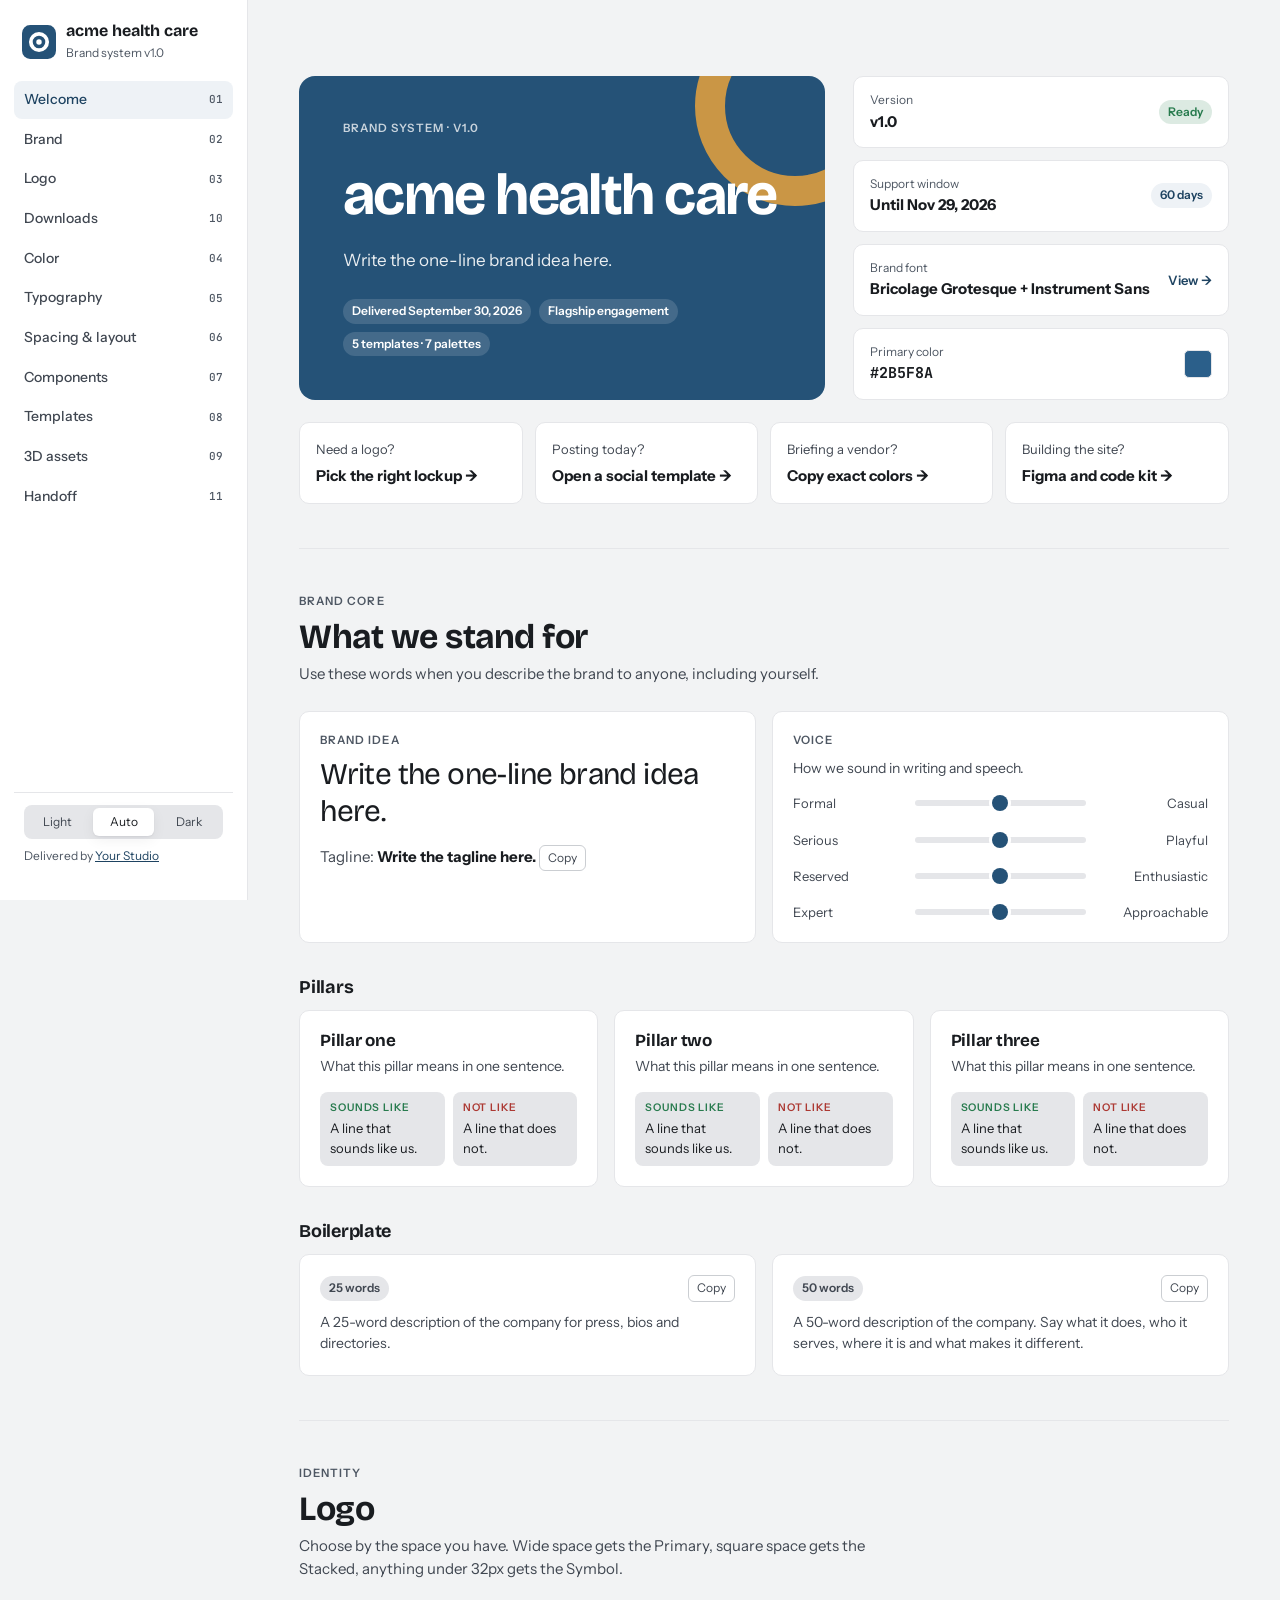
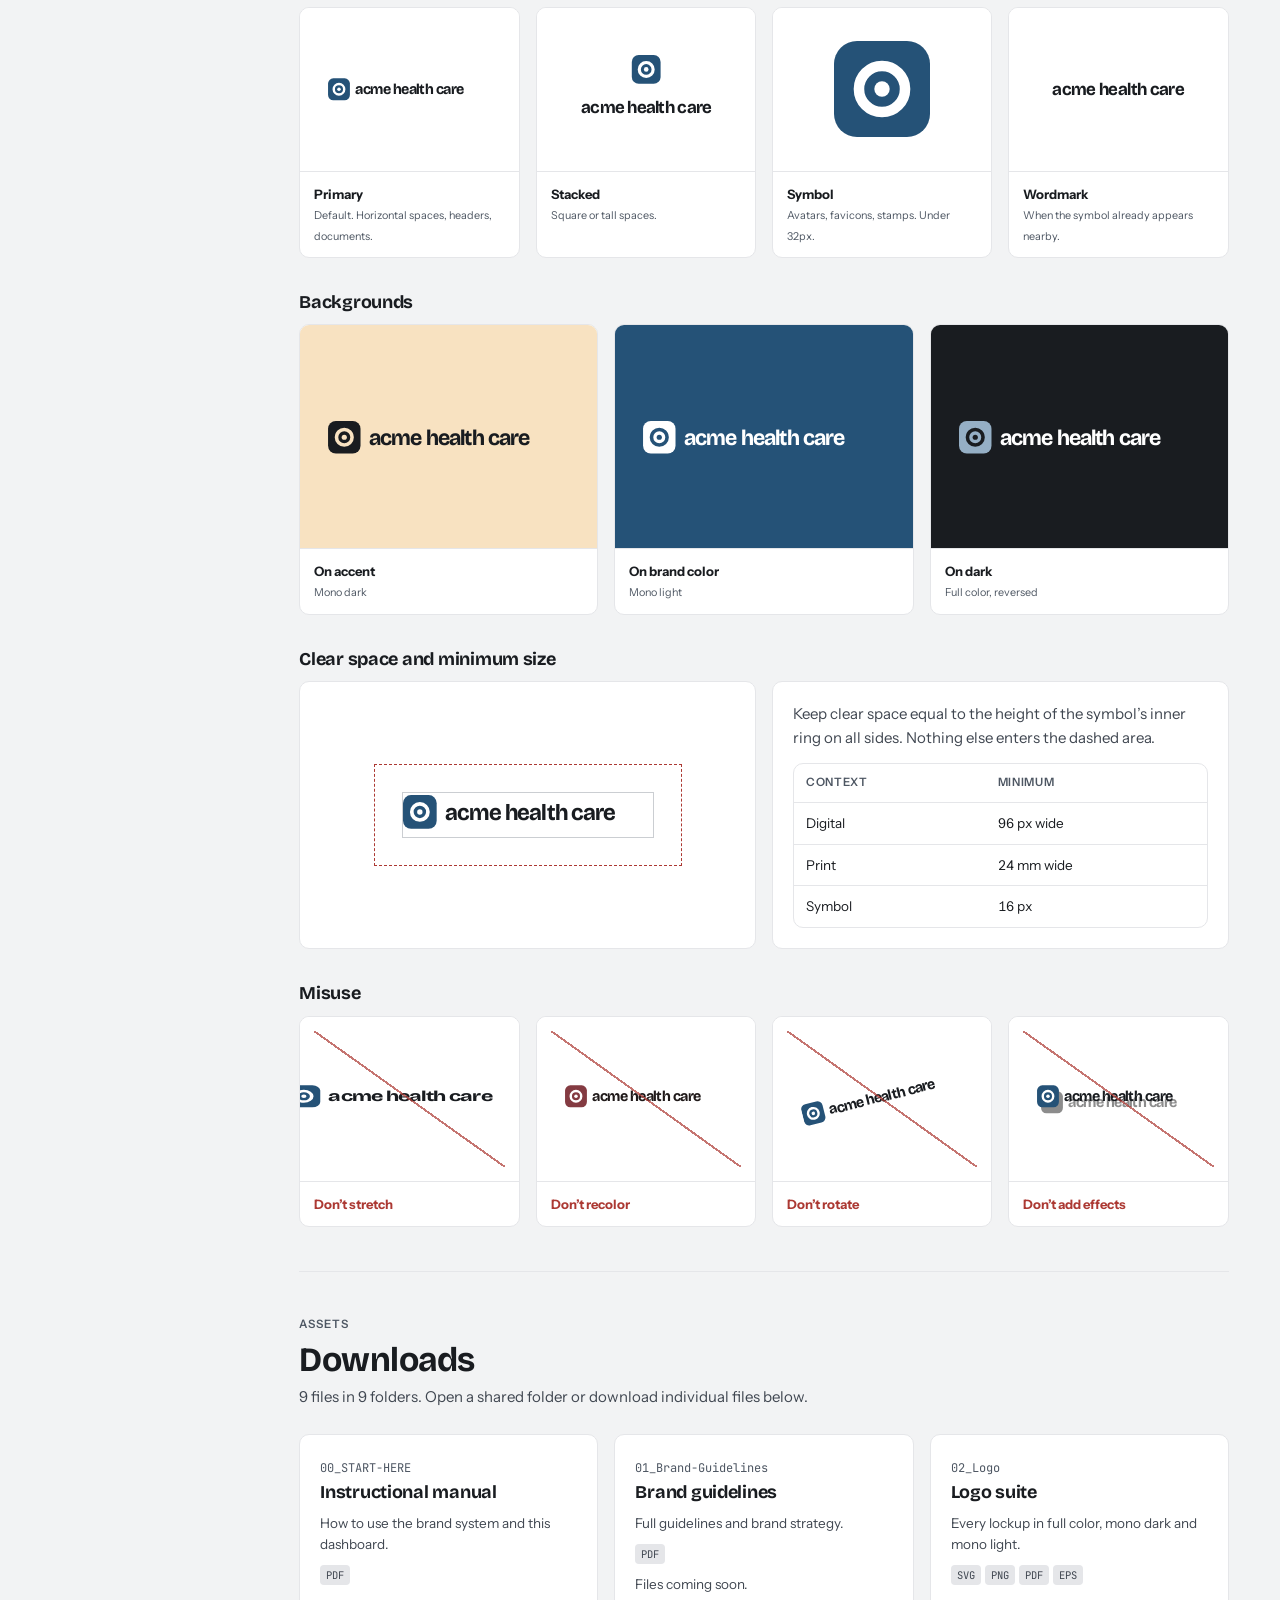
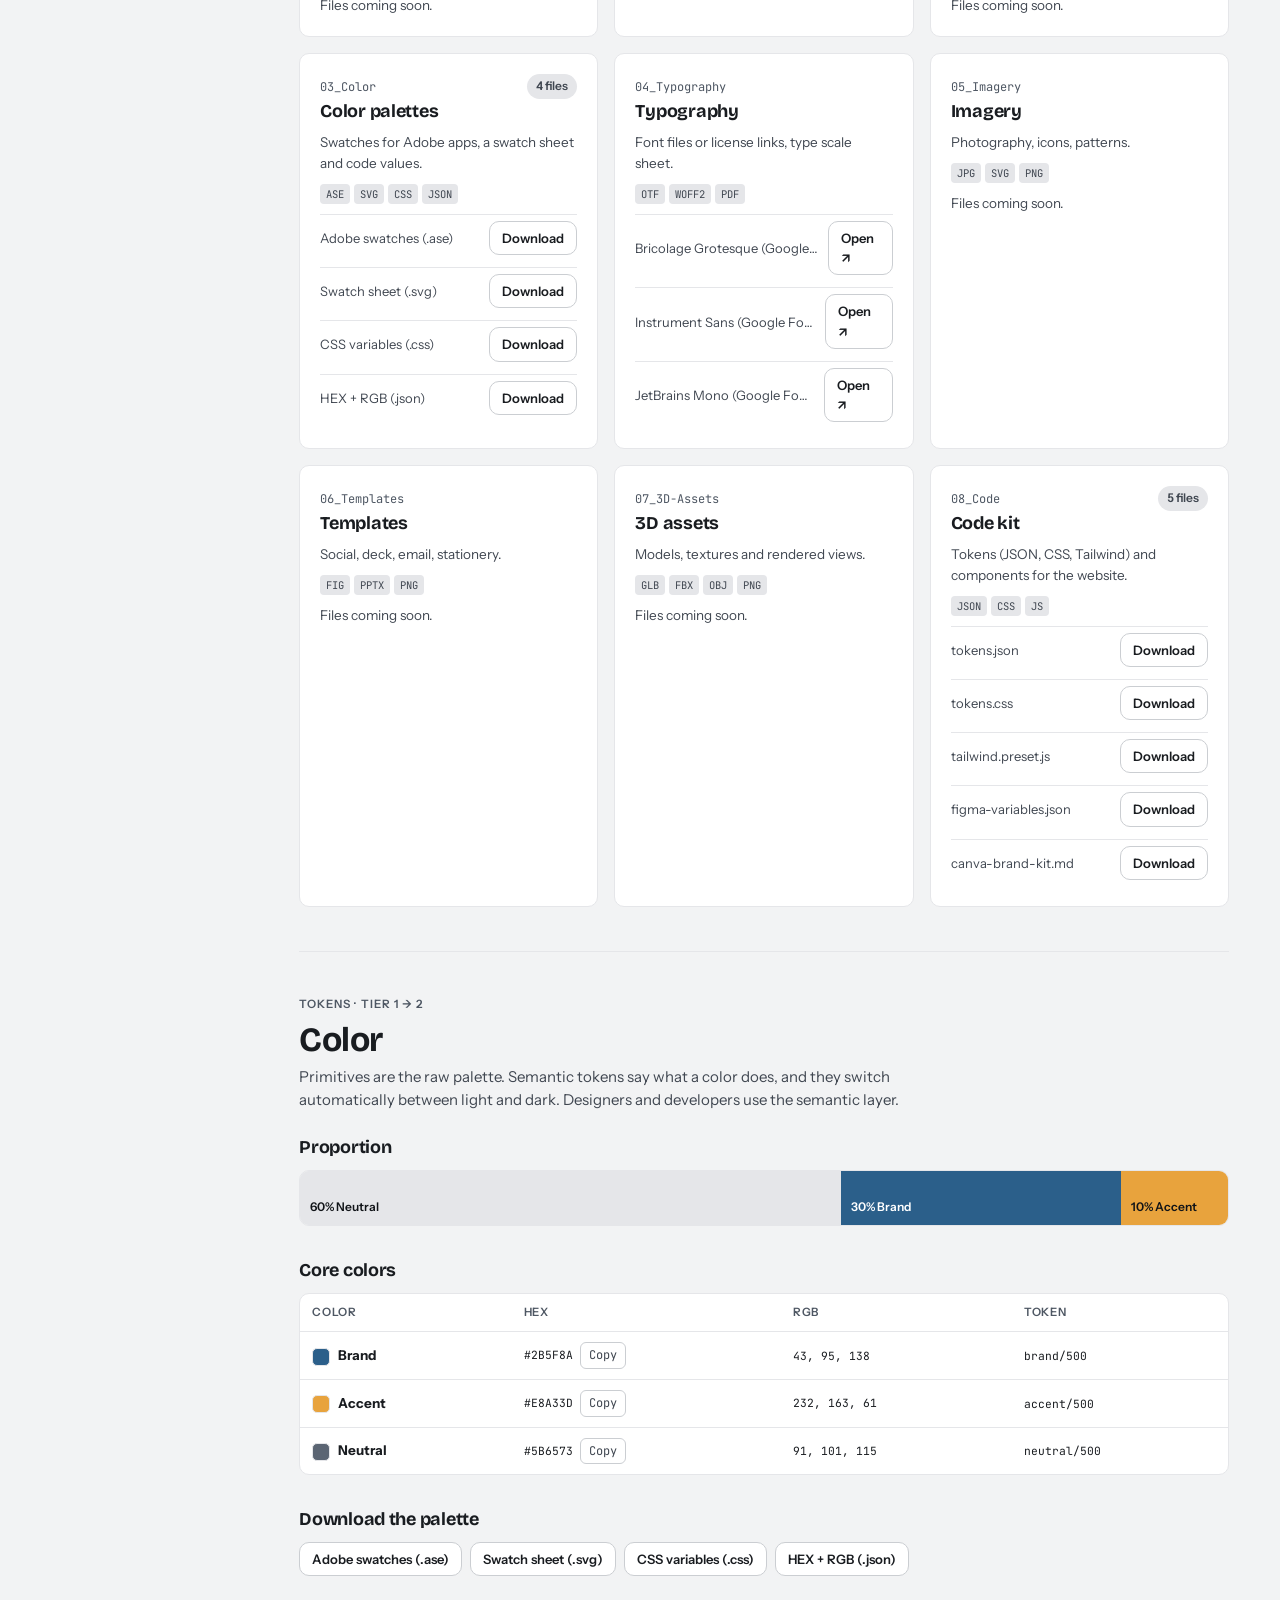
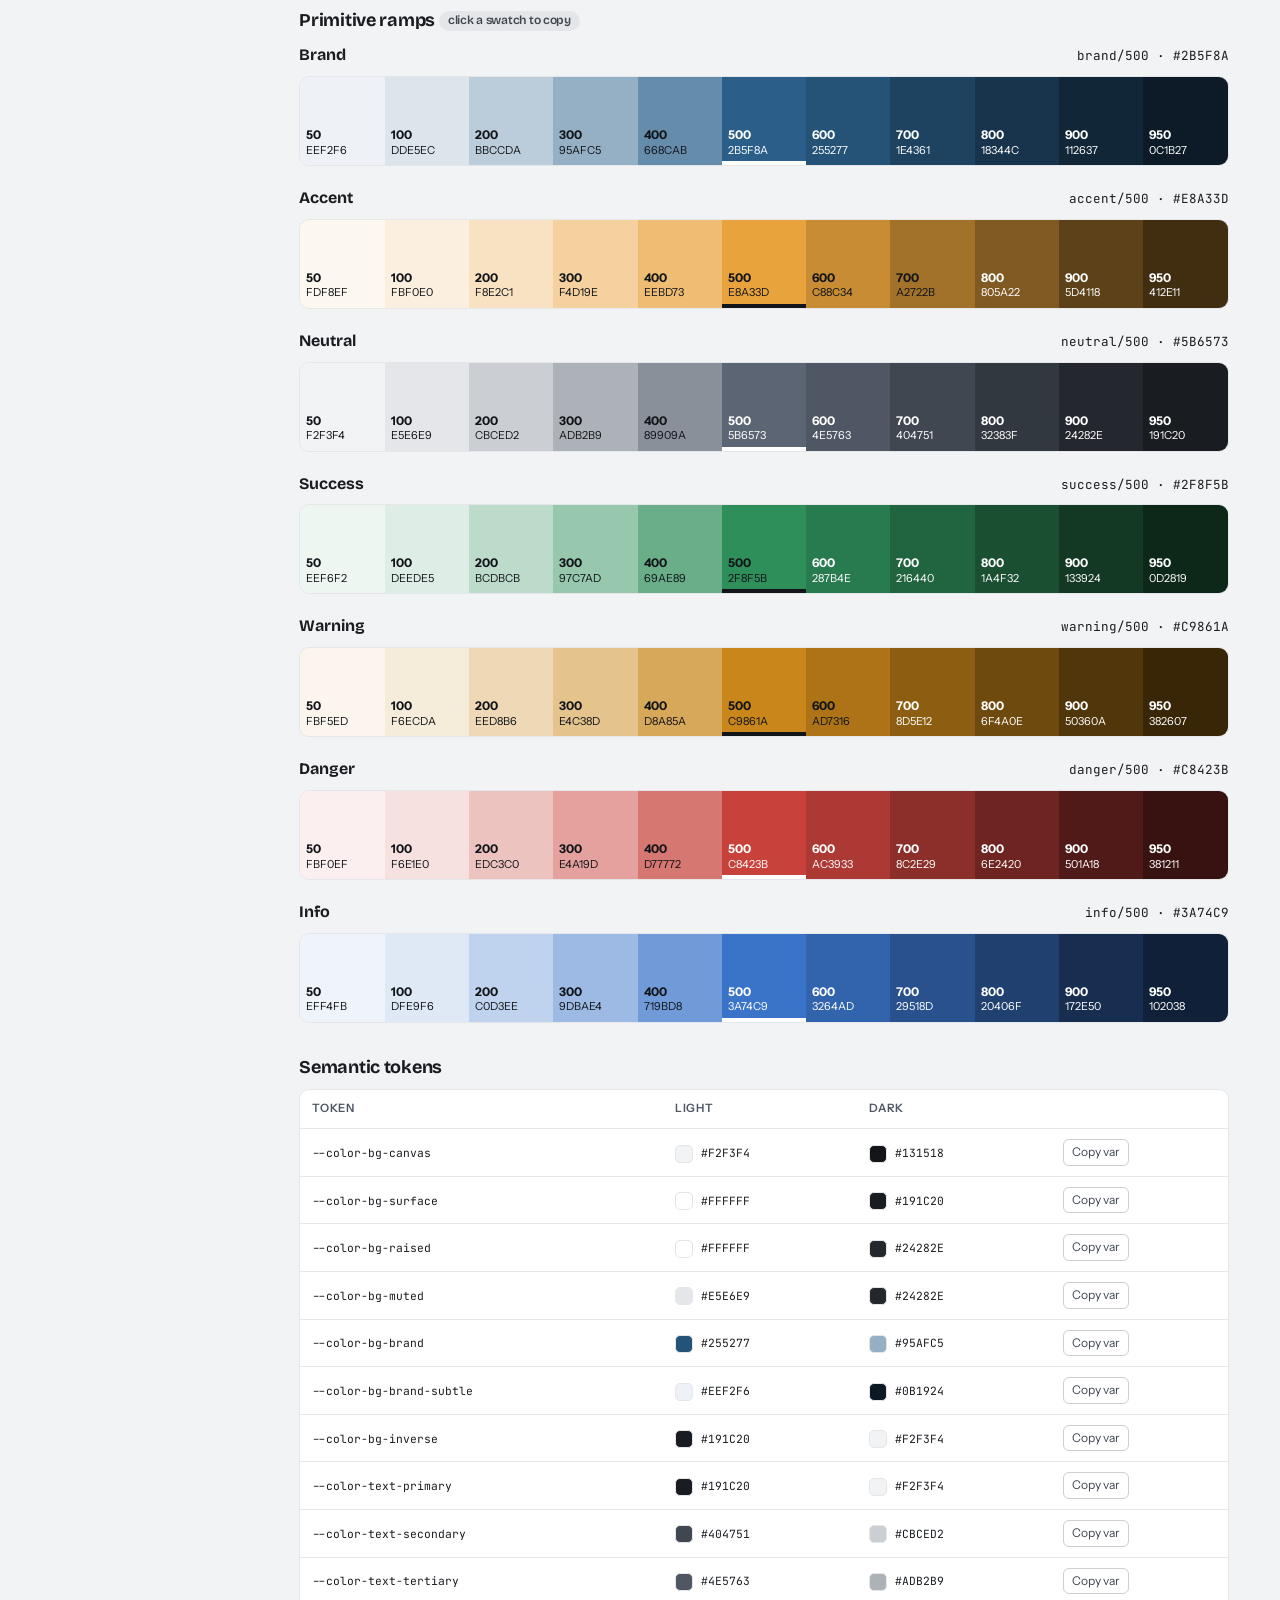
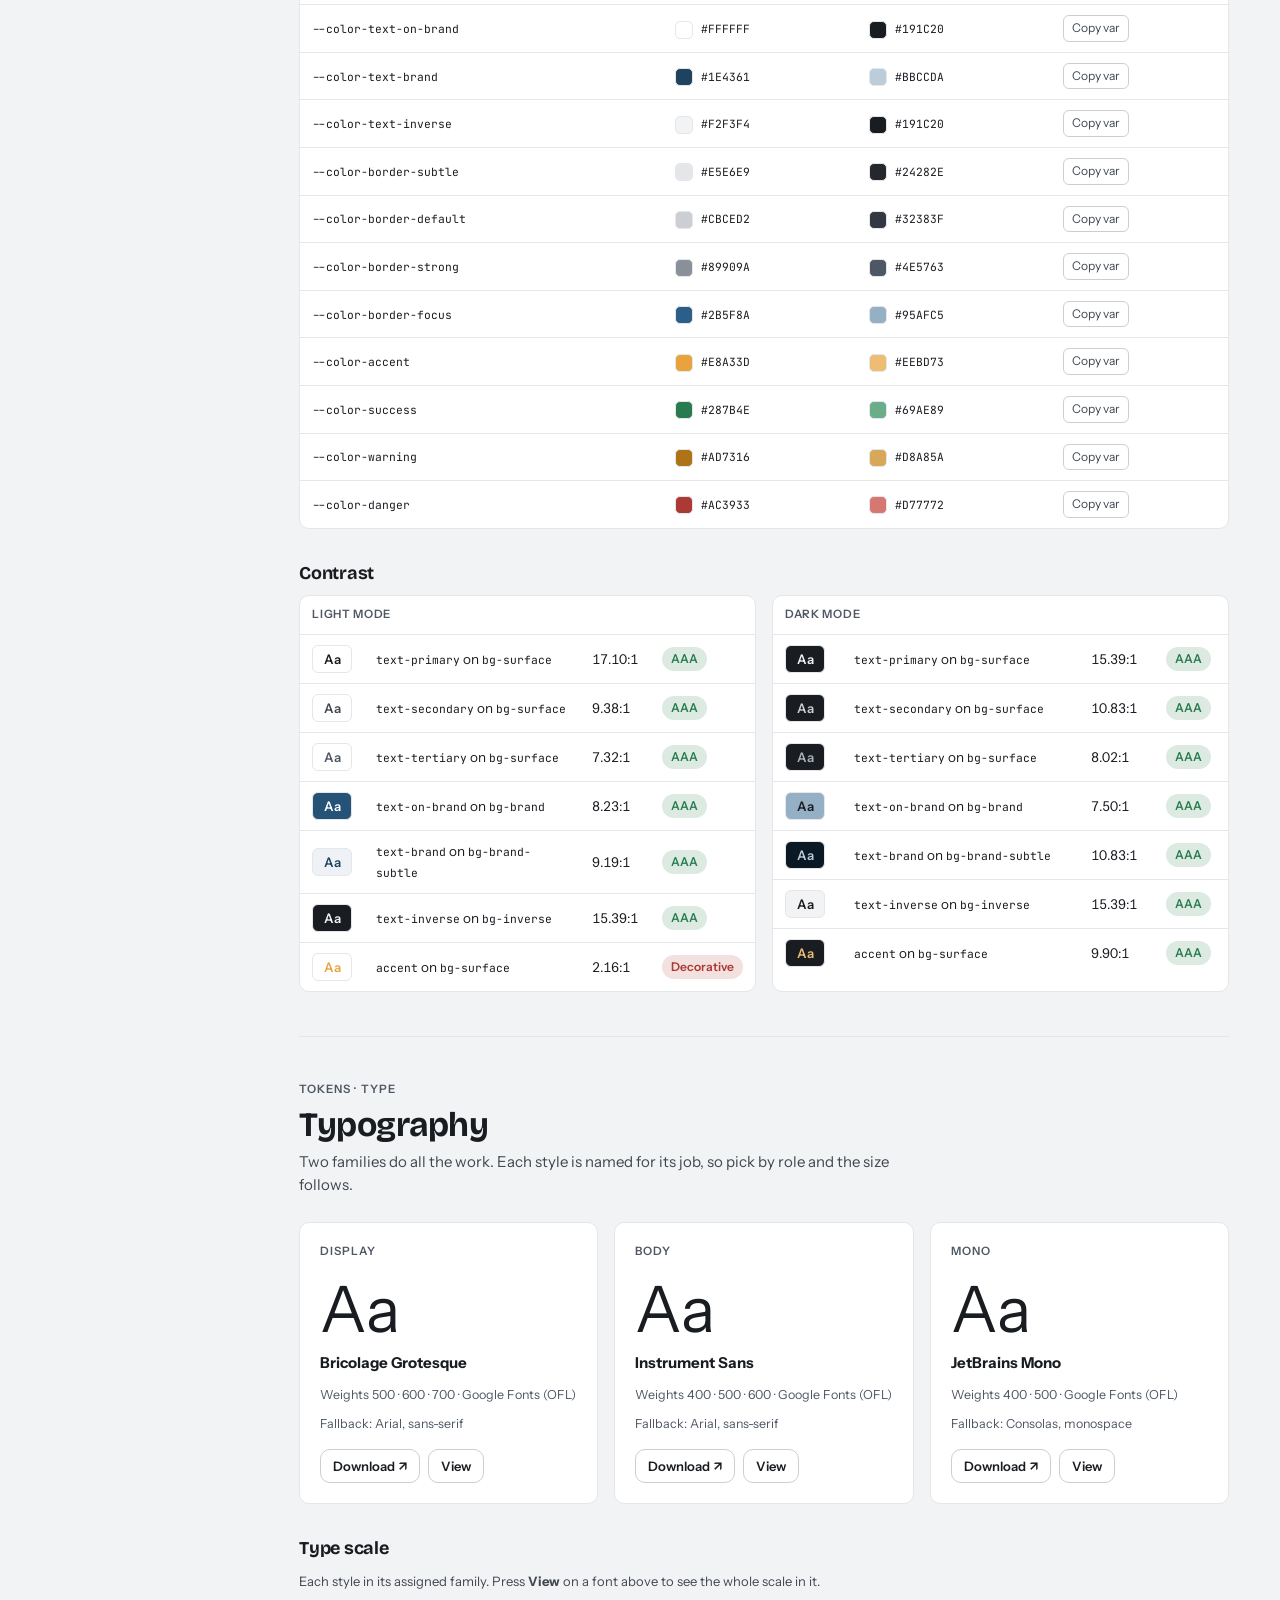
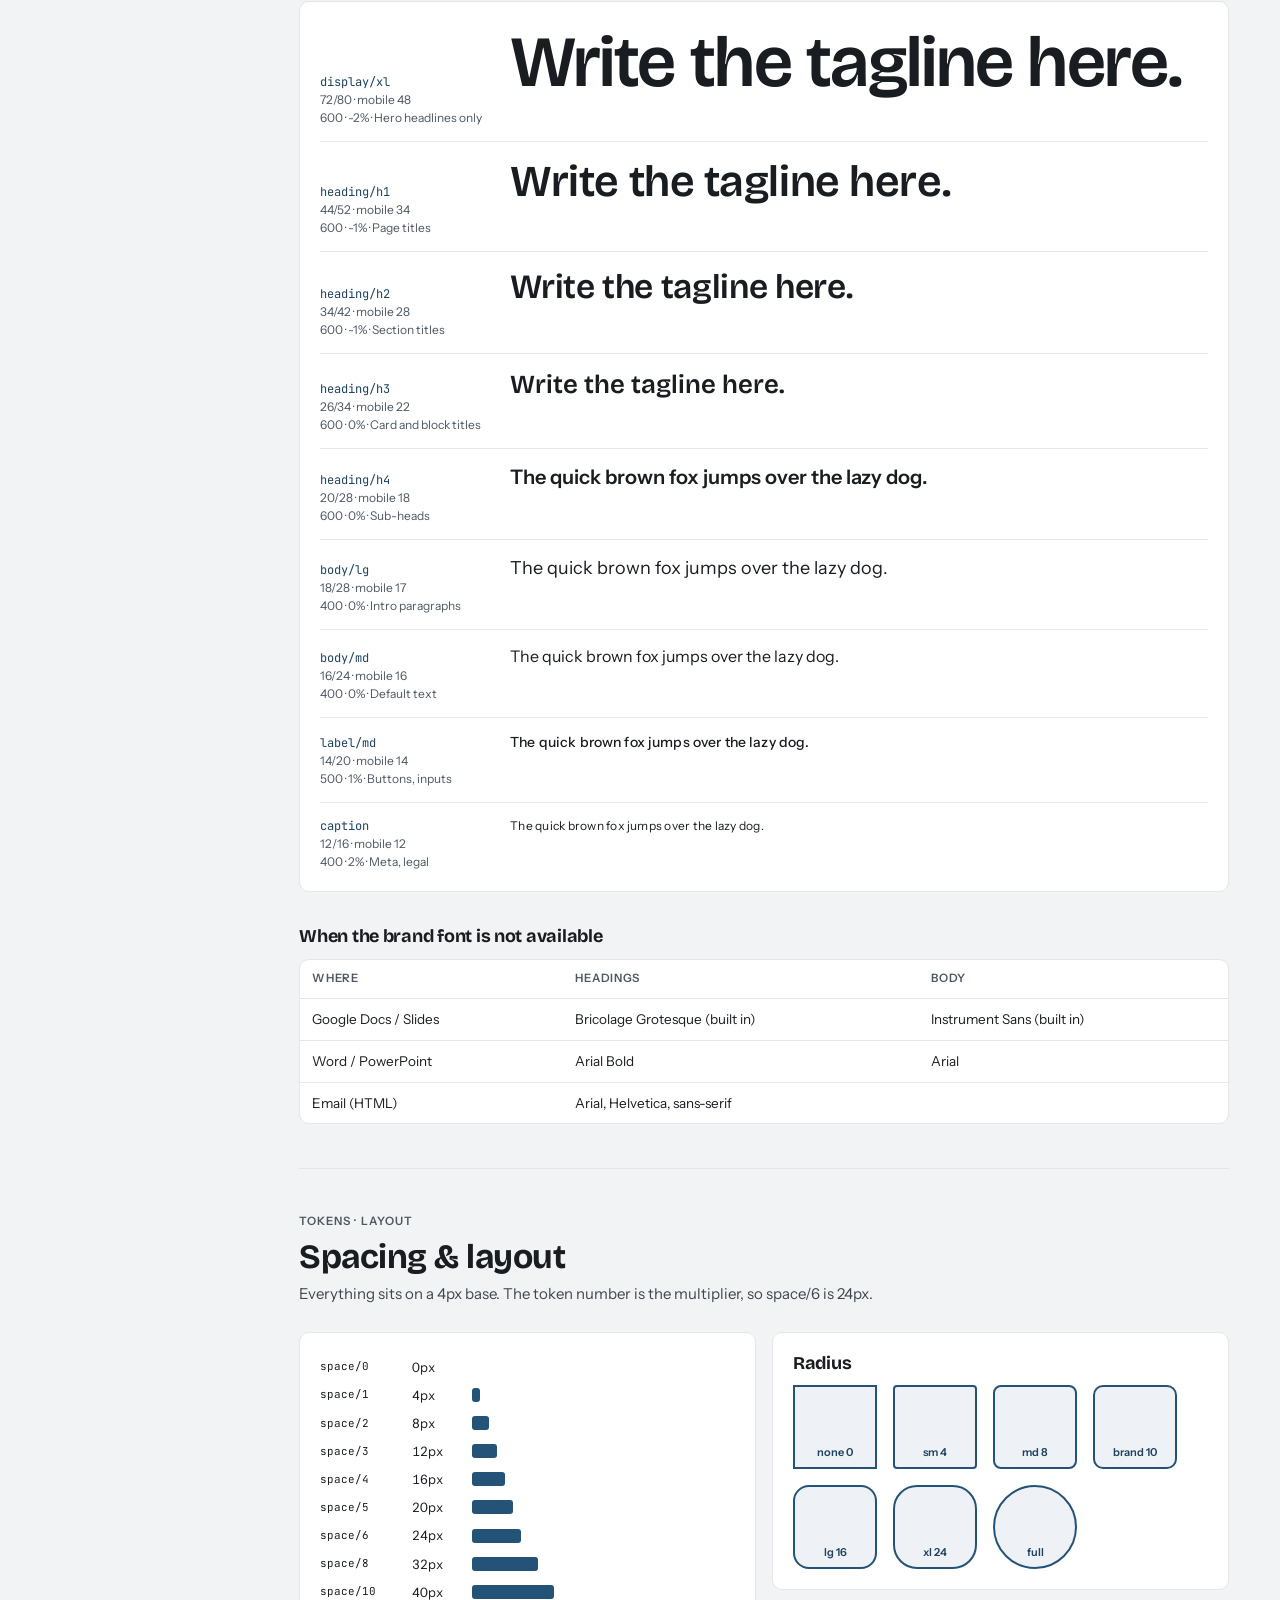
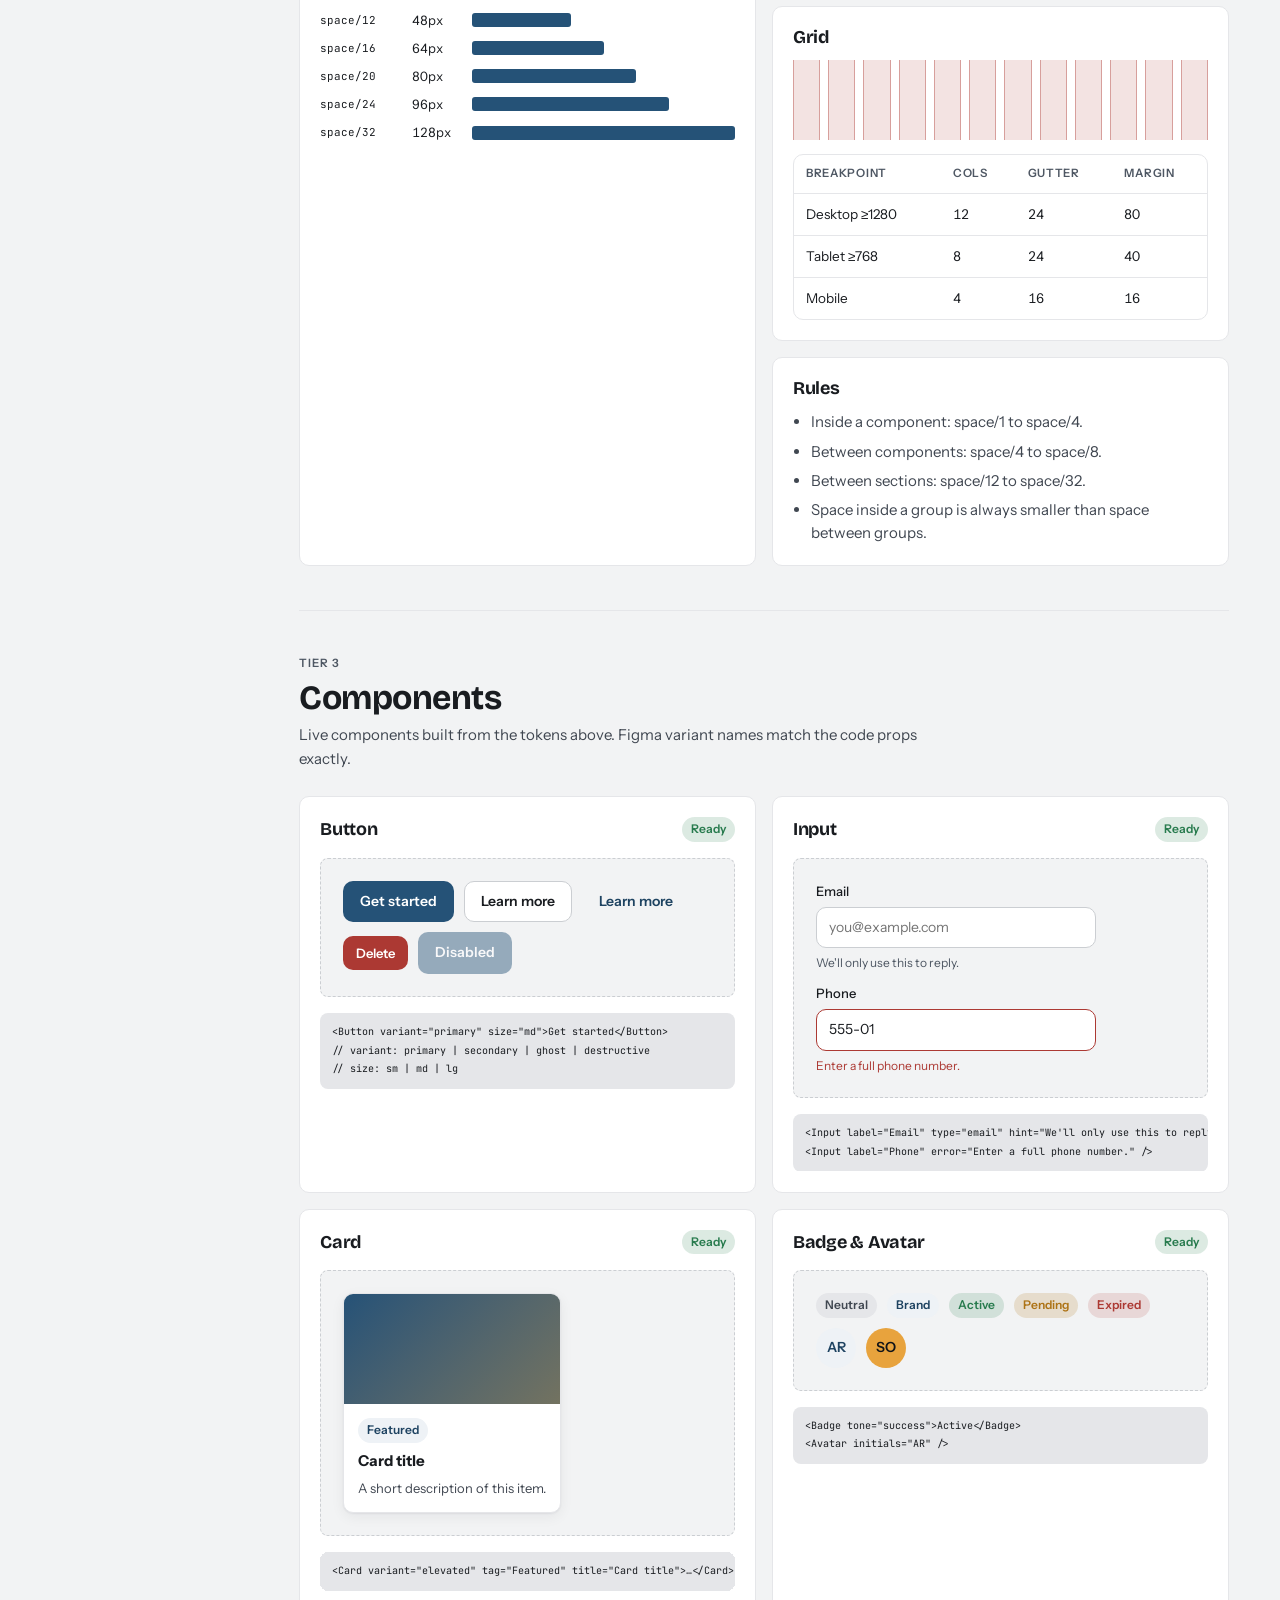
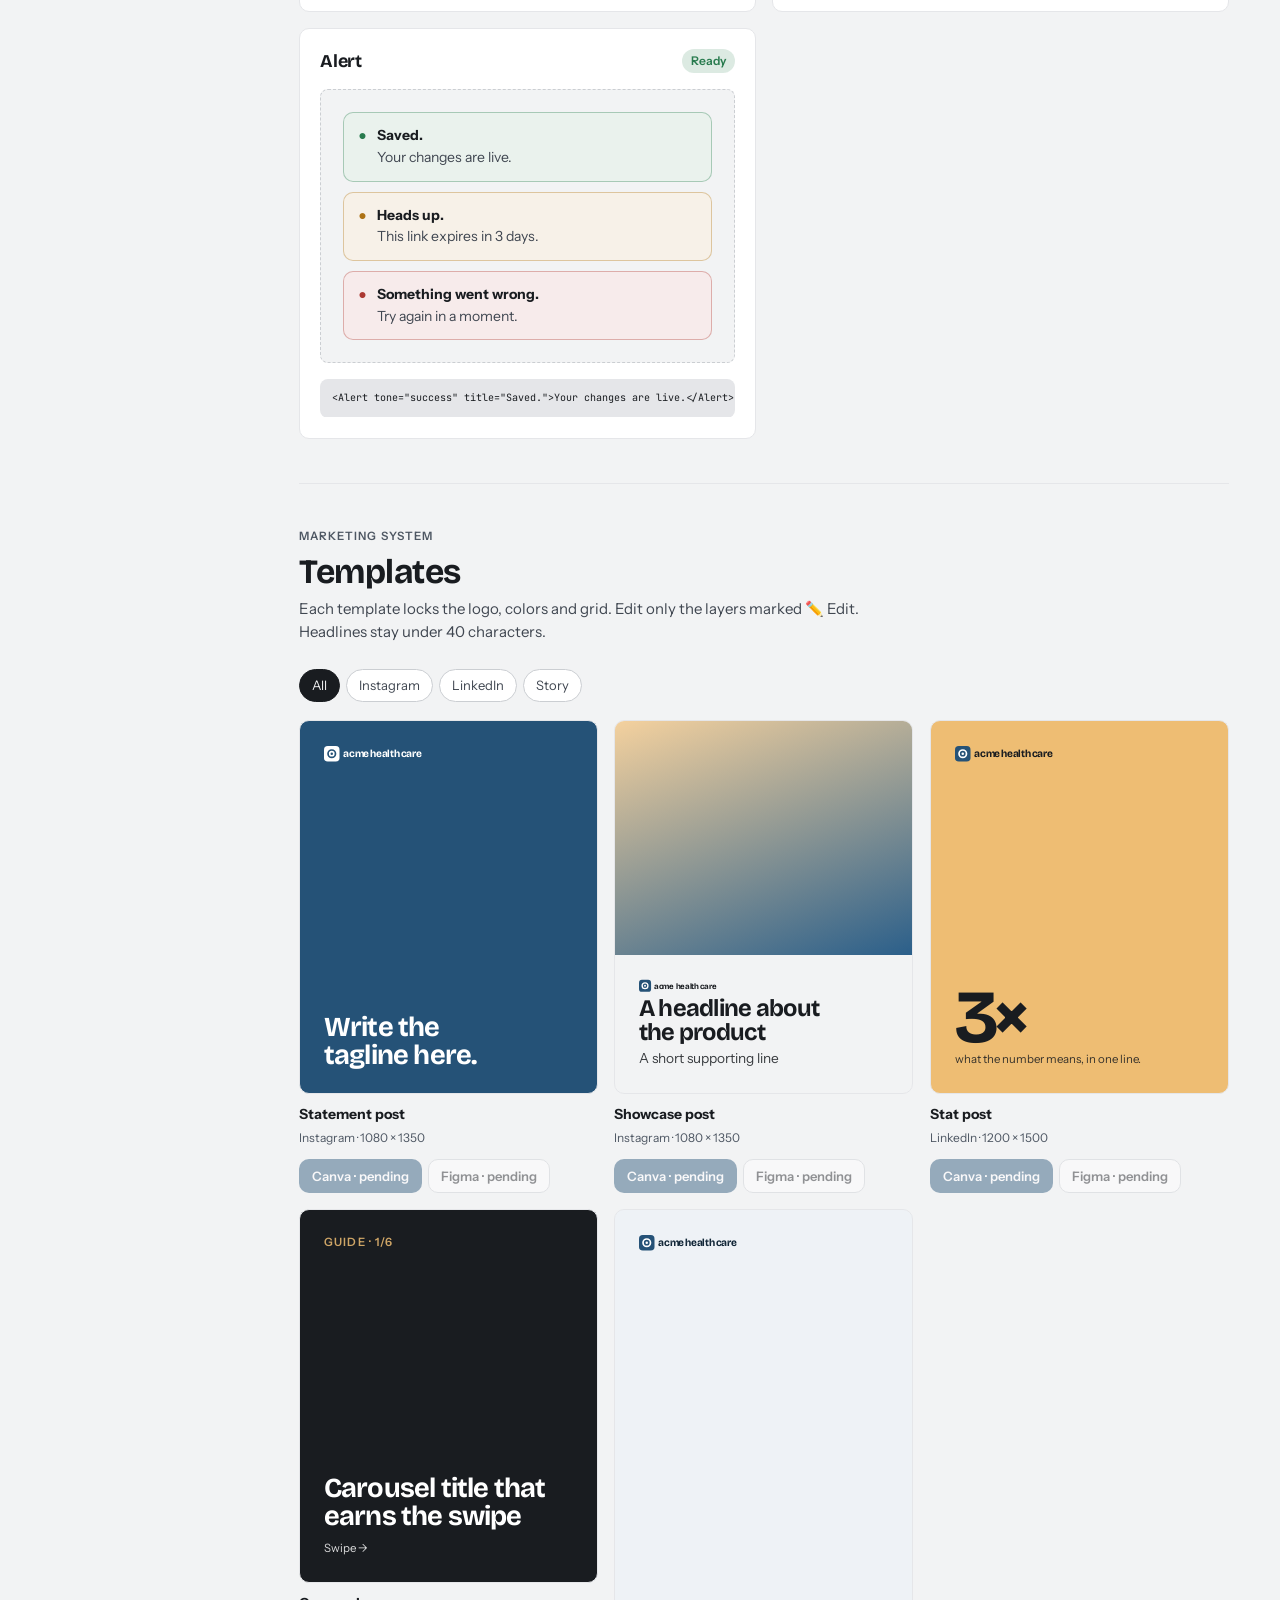
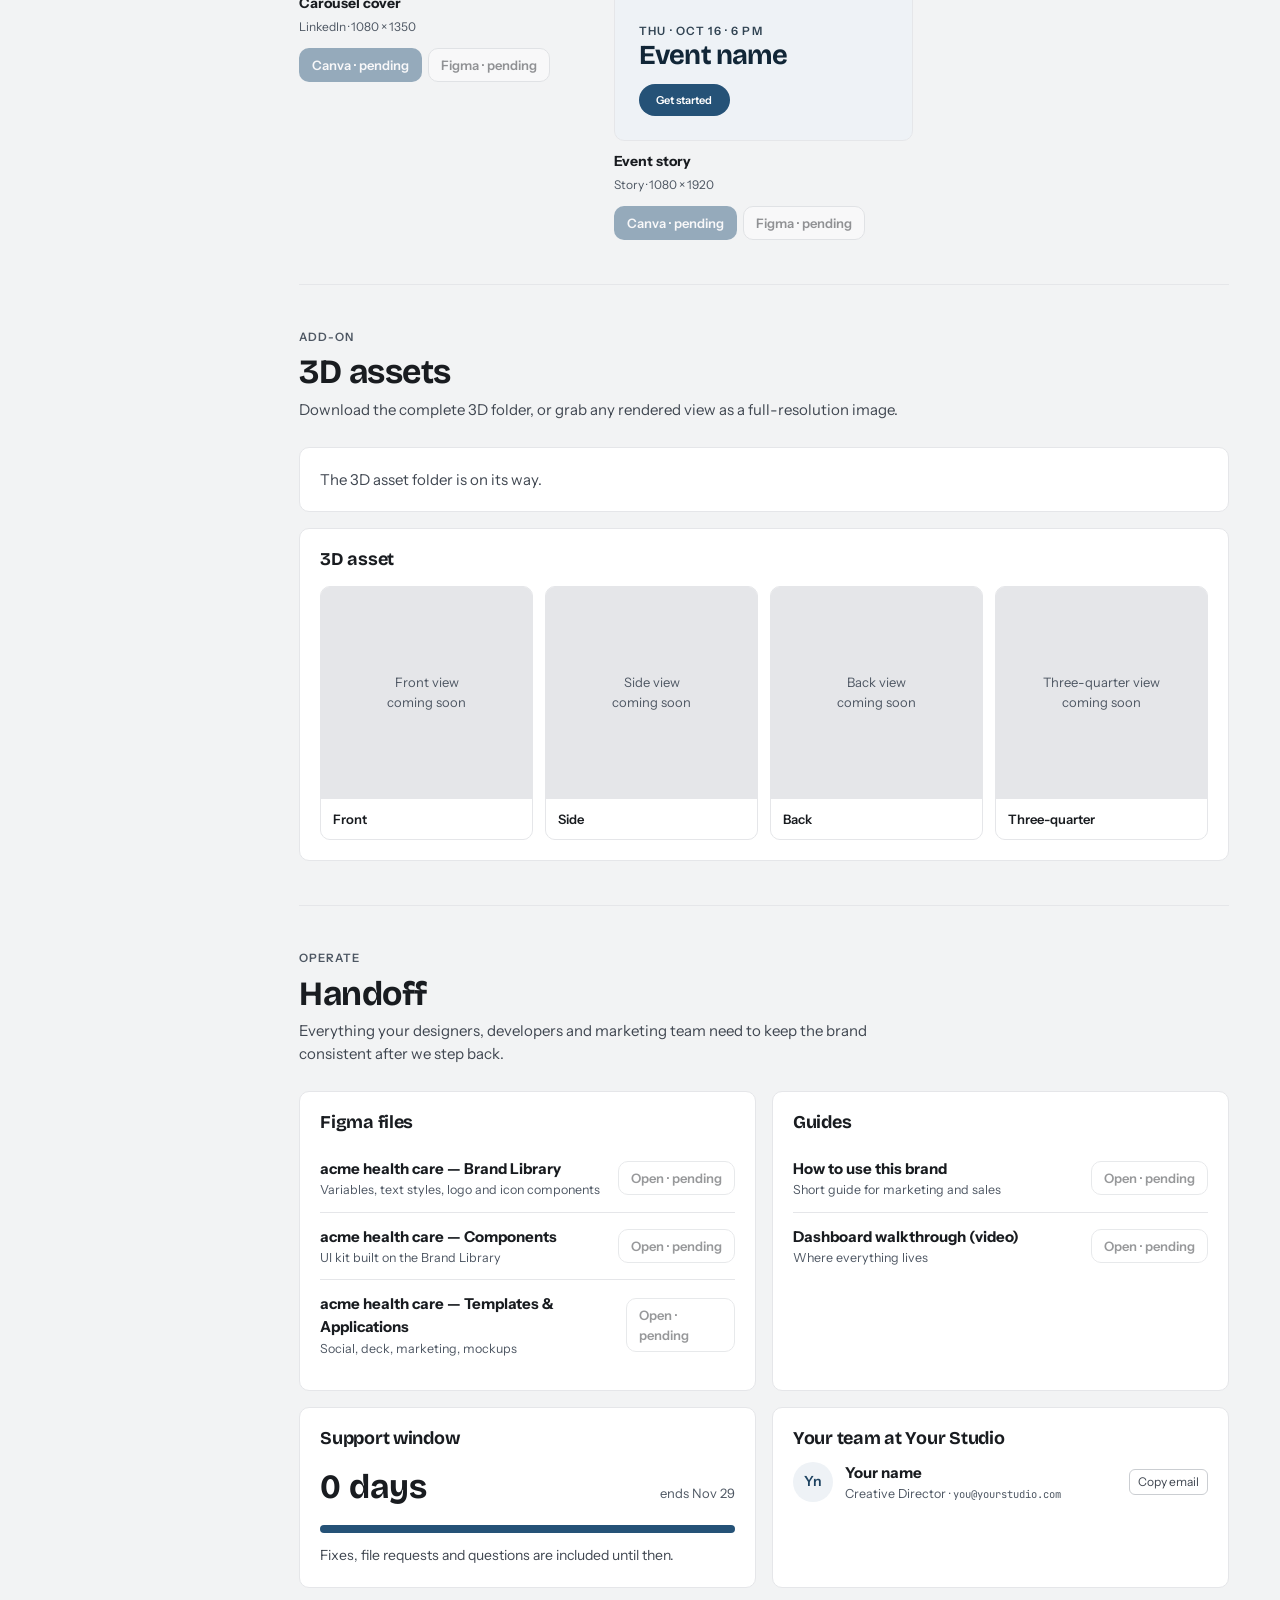
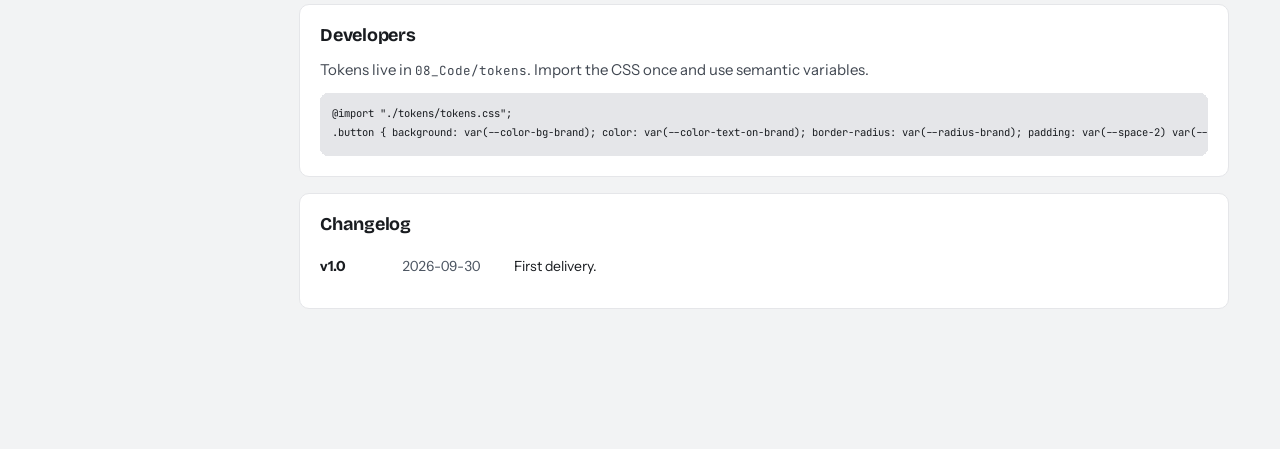
<file: clients/cmuoge67dhmus/index.html>
<!doctype html><html lang="en"><head><meta charset="utf-8"><meta name="viewport" content="width=device-width, initial-scale=1, viewport-fit=cover"><script>window.__BRAND__={"agency":{"name":"Your Studio","url":""},"client":{"name":"acme health care","fullName":"acme health care","slug":"ACME-HEALTH-CARE","idea":"Write the one-line brand idea here.","tagline":"Write the tagline here.","version":"v1.0","deliveredOn":"2026-09-30","tier":"Flagship","supportDays":60,"initials":"a"},"colors":{"brand":"#2B5F8A","accent":"#E8A33D","neutral":"#5B6573","success":"#2F8F5B","warning":"#C9861A","danger":"#C8423B","info":"#3A74C9"},"proportion":[{"token":"neutral","pct":60,"label":"Neutral"},{"token":"brand","pct":30,"label":"Brand"},{"token":"accent","pct":10,"label":"Accent"}],"fonts":{"display":{"files":[],"family":"Bricolage Grotesque","fallback":"Arial, sans-serif","weights":[500,600,700],"source":"Google Fonts (OFL)","url":"https://fonts.google.com/specimen/Bricolage+Grotesque"},"body":{"files":[],"family":"Instrument Sans","fallback":"Arial, sans-serif","weights":[400,500,600],"source":"Google Fonts (OFL)","url":"https://fonts.google.com/specimen/Instrument+Sans"},"mono":{"files":[],"family":"JetBrains Mono","fallback":"Consolas, monospace","weights":[400,500],"source":"Google Fonts (OFL)","url":"https://fonts.google.com/specimen/JetBrains+Mono"},"googleCss":"https://fonts.googleapis.com/css2?family=Bricolage+Grotesque:wght@500;600;700&family=Instrument+Sans:wght@400;500;600&family=JetBrains+Mono:wght@400;500&display=swap","faces":[]},"radius":10,"typeScale":[{"token":"display/xl","size":72,"lh":80,"m":48,"w":600,"font":"display","track":-2,"use":"Hero headlines only"},{"token":"heading/h1","size":44,"lh":52,"m":34,"w":600,"font":"display","track":-1,"use":"Page titles"},{"token":"heading/h2","size":34,"lh":42,"m":28,"w":600,"font":"display","track":-1,"use":"Section titles"},{"token":"heading/h3","size":26,"lh":34,"m":22,"w":600,"font":"display","track":0,"use":"Card and block titles"},{"token":"heading/h4","size":20,"lh":28,"m":18,"w":600,"font":"body","track":0,"use":"Sub-heads"},{"token":"body/lg","size":18,"lh":28,"m":17,"w":400,"font":"body","track":0,"use":"Intro paragraphs"},{"token":"body/md","size":16,"lh":24,"m":16,"w":400,"font":"body","track":0,"use":"Default text"},{"token":"label/md","size":14,"lh":20,"m":14,"w":500,"font":"body","track":1,"use":"Buttons, inputs"},{"token":"caption","size":12,"lh":16,"m":12,"w":400,"font":"body","track":2,"use":"Meta, legal"}],"pillars":[{"title":"Pillar one","text":"What this pillar means in one sentence.","yes":"A line that sounds like us.","no":"A line that does not."},{"title":"Pillar two","text":"What this pillar means in one sentence.","yes":"A line that sounds like us.","no":"A line that does not."},{"title":"Pillar three","text":"What this pillar means in one sentence.","yes":"A line that sounds like us.","no":"A line that does not."}],"boilerplate":{"25 words":"A 25-word description of the company for press, bios and directories.","50 words":"A 50-word description of the company. Say what it does, who it serves, where it is and what makes it different."},"scales":[{"title":"Voice","note":"How we sound in writing and speech.","showNumbers":false,"rows":[{"type":"slider","left":"Formal","right":"Casual","value":50,"note":""},{"type":"slider","left":"Serious","right":"Playful","value":50,"note":""},{"type":"slider","left":"Reserved","right":"Enthusiastic","value":50,"note":""},{"type":"slider","left":"Expert","right":"Approachable","value":50,"note":""}]}],"hiddenSections":[],"hiddenParts":[],"scope":{"website":true},"hero":{"bg":"brand","color":"#2B5F8A","color2":"#E8A33D","angle":135,"image":"","overlay":35,"text":"auto","ring":true},"threeD":{"folder":null,"items":[{"name":"3D asset","desc":"","views":[{"label":"Front","src":"","name":""},{"label":"Side","src":"","name":""},{"label":"Back","src":"","name":""},{"label":"Three-quarter","src":"","name":""}]}]},"codeKit":{"tokens.json":"{\n  \"$description\": \"acme health care design tokens v1.0. Generated by Brand Builder.\",\n  \"color\": {\n    \"brand\": {\n      \"50\": {\n        \"$type\": \"color\",\n        \"$value\": \"#EEF2F6\"\n      },\n      \"100\": {\n        \"$type\": \"color\",\n        \"$value\": \"#DDE5EC\"\n      },\n      \"200\": {\n        \"$type\": \"color\",\n        \"$value\": \"#BBCCDA\"\n      },\n      \"300\": {\n        \"$type\": \"color\",\n        \"$value\": \"#95AFC5\"\n      },\n      \"400\": {\n        \"$type\": \"color\",\n        \"$value\": \"#668CAB\"\n      },\n      \"500\": {\n        \"$type\": \"color\",\n        \"$value\": \"#2B5F8A\"\n      },\n      \"600\": {\n        \"$type\": \"color\",\n        \"$value\": \"#255277\"\n      },\n      \"700\": {\n        \"$type\": \"color\",\n        \"$value\": \"#1E4361\"\n      },\n      \"800\": {\n        \"$type\": \"color\",\n        \"$value\": \"#18344C\"\n      },\n      \"900\": {\n        \"$type\": \"color\",\n        \"$value\": \"#112637\"\n      },\n      \"950\": {\n        \"$type\": \"color\",\n        \"$value\": \"#0C1B27\"\n      }\n    },\n    \"accent\": {\n      \"50\": {\n        \"$type\": \"color\",\n        \"$value\": \"#FDF8EF\"\n      },\n      \"100\": {\n        \"$type\": \"color\",\n        \"$value\": \"#FBF0E0\"\n      },\n      \"200\": {\n        \"$type\": \"color\",\n        \"$value\": \"#F8E2C1\"\n      },\n      \"300\": {\n        \"$type\": \"color\",\n        \"$value\": \"#F4D19E\"\n      },\n      \"400\": {\n        \"$type\": \"color\",\n        \"$value\": \"#EEBD73\"\n      },\n      \"500\": {\n        \"$type\": \"color\",\n        \"$value\": \"#E8A33D\"\n      },\n      \"600\": {\n        \"$type\": \"color\",\n        \"$value\": \"#C88C34\"\n      },\n      \"700\": {\n        \"$type\": \"color\",\n        \"$value\": \"#A2722B\"\n      },\n      \"800\": {\n        \"$type\": \"color\",\n        \"$value\": \"#805A22\"\n      },\n      \"900\": {\n        \"$type\": \"color\",\n        \"$value\": \"#5D4118\"\n      },\n      \"950\": {\n        \"$type\": \"color\",\n        \"$value\": \"#412E11\"\n      }\n    },\n    \"neutral\": {\n      \"50\": {\n        \"$type\": \"color\",\n        \"$value\": \"#F2F3F4\"\n      },\n      \"100\": {\n        \"$type\": \"color\",\n        \"$value\": \"#E5E6E9\"\n      },\n      \"200\": {\n        \"$type\": \"color\",\n        \"$value\": \"#CBCED2\"\n      },\n      \"300\": {\n        \"$type\": \"color\",\n        \"$value\": \"#ADB2B9\"\n      },\n      \"400\": {\n        \"$type\": \"color\",\n        \"$value\": \"#89909A\"\n      },\n      \"500\": {\n        \"$type\": \"color\",\n        \"$value\": \"#5B6573\"\n      },\n      \"600\": {\n        \"$type\": \"color\",\n        \"$value\": \"#4E5763\"\n      },\n      \"700\": {\n        \"$type\": \"color\",\n        \"$value\": \"#404751\"\n      },\n      \"800\": {\n        \"$type\": \"color\",\n        \"$value\": \"#32383F\"\n      },\n      \"900\": {\n        \"$type\": \"color\",\n        \"$value\": \"#24282E\"\n      },\n      \"950\": {\n        \"$type\": \"color\",\n        \"$value\": \"#191C20\"\n      }\n    },\n    \"success\": {\n      \"50\": {\n        \"$type\": \"color\",\n        \"$value\": \"#EEF6F2\"\n      },\n      \"100\": {\n        \"$type\": \"color\",\n        \"$value\": \"#DEEDE5\"\n      },\n      \"200\": {\n        \"$type\": \"color\",\n        \"$value\": \"#BCDBCB\"\n      },\n      \"300\": {\n        \"$type\": \"color\",\n        \"$value\": \"#97C7AD\"\n      },\n      \"400\": {\n        \"$type\": \"color\",\n        \"$value\": \"#69AE89\"\n      },\n      \"500\": {\n        \"$type\": \"color\",\n        \"$value\": \"#2F8F5B\"\n      },\n      \"600\": {\n        \"$type\": \"color\",\n        \"$value\": \"#287B4E\"\n      },\n      \"700\": {\n        \"$type\": \"color\",\n        \"$value\": \"#216440\"\n      },\n      \"800\": {\n        \"$type\": \"color\",\n        \"$value\": \"#1A4F32\"\n      },\n      \"900\": {\n        \"$type\": \"color\",\n        \"$value\": \"#133924\"\n      },\n      \"950\": {\n        \"$type\": \"color\",\n        \"$value\": \"#0D2819\"\n      }\n    },\n    \"warning\": {\n      \"50\": {\n        \"$type\": \"color\",\n        \"$value\": \"#FBF5ED\"\n      },\n      \"100\": {\n        \"$type\": \"color\",\n        \"$value\": \"#F6ECDA\"\n      },\n      \"200\": {\n        \"$type\": \"color\",\n        \"$value\": \"#EED8B6\"\n      },\n      \"300\": {\n        \"$type\": \"color\",\n        \"$value\": \"#E4C38D\"\n      },\n      \"400\": {\n        \"$type\": \"color\",\n        \"$value\": \"#D8A85A\"\n      },\n      \"500\": {\n        \"$type\": \"color\",\n        \"$value\": \"#C9861A\"\n      },\n      \"600\": {\n        \"$type\": \"color\",\n        \"$value\": \"#AD7316\"\n      },\n      \"700\": {\n        \"$type\": \"color\",\n        \"$value\": \"#8D5E12\"\n      },\n      \"800\": {\n        \"$type\": \"color\",\n        \"$value\": \"#6F4A0E\"\n      },\n      \"900\": {\n        \"$type\": \"color\",\n        \"$value\": \"#50360A\"\n      },\n      \"950\": {\n        \"$type\": \"color\",\n        \"$value\": \"#382607\"\n      }\n    },\n    \"danger\": {\n      \"50\": {\n        \"$type\": \"color\",\n        \"$value\": \"#FBF0EF\"\n      },\n      \"100\": {\n        \"$type\": \"color\",\n        \"$value\": \"#F6E1E0\"\n      },\n      \"200\": {\n        \"$type\": \"color\",\n        \"$value\": \"#EDC3C0\"\n      },\n      \"300\": {\n        \"$type\": \"color\",\n        \"$value\": \"#E4A19D\"\n      },\n      \"400\": {\n        \"$type\": \"color\",\n        \"$value\": \"#D77772\"\n      },\n      \"500\": {\n        \"$type\": \"color\",\n        \"$value\": \"#C8423B\"\n      },\n      \"600\": {\n        \"$type\": \"color\",\n        \"$value\": \"#AC3933\"\n      },\n      \"700\": {\n        \"$type\": \"color\",\n        \"$value\": \"#8C2E29\"\n      },\n      \"800\": {\n        \"$type\": \"color\",\n        \"$value\": \"#6E2420\"\n      },\n      \"900\": {\n        \"$type\": \"color\",\n        \"$value\": \"#501A18\"\n      },\n      \"950\": {\n        \"$type\": \"color\",\n        \"$value\": \"#381211\"\n      }\n    },\n    \"info\": {\n      \"50\": {\n        \"$type\": \"color\",\n        \"$value\": \"#EFF4FB\"\n      },\n      \"100\": {\n        \"$type\": \"color\",\n        \"$value\": \"#DFE9F6\"\n      },\n      \"200\": {\n        \"$type\": \"color\",\n        \"$value\": \"#C0D3EE\"\n      },\n      \"300\": {\n        \"$type\": \"color\",\n        \"$value\": \"#9DBAE4\"\n      },\n      \"400\": {\n        \"$type\": \"color\",\n        \"$value\": \"#719BD8\"\n      },\n      \"500\": {\n        \"$type\": \"color\",\n        \"$value\": \"#3A74C9\"\n      },\n      \"600\": {\n        \"$type\": \"color\",\n        \"$value\": \"#3264AD\"\n      },\n      \"700\": {\n        \"$type\": \"color\",\n        \"$value\": \"#29518D\"\n      },\n      \"800\": {\n        \"$type\": \"color\",\n        \"$value\": \"#20406F\"\n      },\n      \"900\": {\n        \"$type\": \"color\",\n        \"$value\": \"#172E50\"\n      },\n      \"950\": {\n        \"$type\": \"color\",\n        \"$value\": \"#102038\"\n      }\n    }\n  },\n  \"semantic\": {\n    \"light\": {\n      \"bg\": {\n        \"canvas\": {\n          \"$type\": \"color\",\n          \"$value\": \"{color.neutral.50}\"\n        },\n        \"surface\": {\n          \"$type\": \"color\",\n          \"$value\": \"#FFFFFF\"\n        },\n        \"raised\": {\n          \"$type\": \"color\",\n          \"$value\": \"#FFFFFF\"\n        },\n        \"muted\": {\n          \"$type\": \"color\",\n          \"$value\": \"{color.neutral.100}\"\n        },\n        \"brand\": {\n          \"$type\": \"color\",\n          \"$value\": \"{color.brand.600}\"\n        },\n        \"brand-subtle\": {\n          \"$type\": \"color\",\n          \"$value\": \"{color.brand.50}\"\n        },\n        \"inverse\": {\n          \"$type\": \"color\",\n          \"$value\": \"{color.neutral.950}\"\n        }\n      },\n      \"text\": {\n        \"primary\": {\n          \"$type\": \"color\",\n          \"$value\": \"{color.neutral.950}\"\n        },\n        \"secondary\": {\n          \"$type\": \"color\",\n          \"$value\": \"{color.neutral.700}\"\n        },\n        \"tertiary\": {\n          \"$type\": \"color\",\n          \"$value\": \"{color.neutral.600}\"\n        },\n        \"on-brand\": {\n          \"$type\": \"color\",\n          \"$value\": \"#FFFFFF\"\n        },\n        \"brand\": {\n          \"$type\": \"color\",\n          \"$value\": \"{color.brand.700}\"\n        },\n        \"inverse\": {\n          \"$type\": \"color\",\n          \"$value\": \"{color.neutral.50}\"\n        }\n      },\n      \"border\": {\n        \"subtle\": {\n          \"$type\": \"color\",\n          \"$value\": \"{color.neutral.100}\"\n        },\n        \"default\": {\n          \"$type\": \"color\",\n          \"$value\": \"{color.neutral.200}\"\n        },\n        \"strong\": {\n          \"$type\": \"color\",\n          \"$value\": \"{color.neutral.400}\"\n        },\n        \"focus\": {\n          \"$type\": \"color\",\n          \"$value\": \"{color.brand.500}\"\n        }\n      },\n      \"accent\": {\n        \"$type\": \"color\",\n        \"$value\": \"{color.accent.500}\"\n      },\n      \"status\": {\n        \"success\": {\n          \"$type\": \"color\",\n          \"$value\": \"{color.success.600}\"\n        },\n        \"warning\": {\n          \"$type\": \"color\",\n          \"$value\": \"{color.warning.600}\"\n        },\n        \"danger\": {\n          \"$type\": \"color\",\n          \"$value\": \"{color.danger.600}\"\n        },\n        \"info\": {\n          \"$type\": \"color\",\n          \"$value\": \"{color.info.600}\"\n        }\n      }\n    },\n    \"dark\": {\n      \"bg\": {\n        \"canvas\": {\n          \"$type\": \"color\",\n          \"$value\": \"{color.neutral.950}\"\n        },\n        \"surface\": {\n          \"$type\": \"color\",\n          \"$value\": \"{color.neutral.950}\"\n        },\n        \"raised\": {\n          \"$type\": \"color\",\n          \"$value\": \"{color.neutral.900}\"\n        },\n        \"muted\": {\n          \"$type\": \"color\",\n          \"$value\": \"{color.neutral.900}\"\n        },\n        \"brand\": {\n          \"$type\": \"color\",\n          \"$value\": \"{color.brand.300}\"\n        },\n        \"brand-subtle\": {\n          \"$type\": \"color\",\n          \"$value\": \"{color.brand.950}\"\n        },\n        \"inverse\": {\n          \"$type\": \"color\",\n          \"$value\": \"{color.neutral.50}\"\n        }\n      },\n      \"text\": {\n        \"primary\": {\n          \"$type\": \"color\",\n          \"$value\": \"{color.neutral.50}\"\n        },\n        \"secondary\": {\n          \"$type\": \"color\",\n          \"$value\": \"{color.neutral.200}\"\n        },\n        \"tertiary\": {\n          \"$type\": \"color\",\n          \"$value\": \"{color.neutral.300}\"\n        },\n        \"on-brand\": {\n          \"$type\": \"color\",\n          \"$value\": \"{color.neutral.950}\"\n        },\n        \"brand\": {\n          \"$type\": \"color\",\n          \"$value\": \"{color.brand.200}\"\n        },\n        \"inverse\": {\n          \"$type\": \"color\",\n          \"$value\": \"{color.neutral.950}\"\n        }\n      },\n      \"border\": {\n        \"subtle\": {\n          \"$type\": \"color\",\n          \"$value\": \"{color.neutral.900}\"\n        },\n        \"default\": {\n          \"$type\": \"color\",\n          \"$value\": \"{color.neutral.800}\"\n        },\n        \"strong\": {\n          \"$type\": \"color\",\n          \"$value\": \"{color.neutral.600}\"\n        },\n        \"focus\": {\n          \"$type\": \"color\",\n          \"$value\": \"{color.brand.300}\"\n        }\n      },\n      \"accent\": {\n        \"$type\": \"color\",\n        \"$value\": \"{color.accent.400}\"\n      },\n      \"status\": {\n        \"success\": {\n          \"$type\": \"color\",\n          \"$value\": \"{color.success.400}\"\n        },\n        \"warning\": {\n          \"$type\": \"color\",\n          \"$value\": \"{color.warning.400}\"\n        },\n        \"danger\": {\n          \"$type\": \"color\",\n          \"$value\": \"{color.danger.400}\"\n        },\n        \"info\": {\n          \"$type\": \"color\",\n          \"$value\": \"{color.info.400}\"\n        }\n      }\n    }\n  },\n  \"space\": {\n    \"0\": {\n      \"$type\": \"dimension\",\n      \"$value\": \"0px\"\n    },\n    \"1\": {\n      \"$type\": \"dimension\",\n      \"$value\": \"4px\"\n    },\n    \"2\": {\n      \"$type\": \"dimension\",\n      \"$value\": \"8px\"\n    },\n    \"3\": {\n      \"$type\": \"dimension\",\n      \"$value\": \"12px\"\n    },\n    \"4\": {\n      \"$type\": \"dimension\",\n      \"$value\": \"16px\"\n    },\n    \"5\": {\n      \"$type\": \"dimension\",\n      \"$value\": \"20px\"\n    },\n    \"6\": {\n      \"$type\": \"dimension\",\n      \"$value\": \"24px\"\n    },\n    \"8\": {\n      \"$type\": \"dimension\",\n      \"$value\": \"32px\"\n    },\n    \"10\": {\n      \"$type\": \"dimension\",\n      \"$value\": \"40px\"\n    },\n    \"12\": {\n      \"$type\": \"dimension\",\n      \"$value\": \"48px\"\n    },\n    \"16\": {\n      \"$type\": \"dimension\",\n      \"$value\": \"64px\"\n    },\n    \"20\": {\n      \"$type\": \"dimension\",\n      \"$value\": \"80px\"\n    },\n    \"24\": {\n      \"$type\": \"dimension\",\n      \"$value\": \"96px\"\n    },\n    \"32\": {\n      \"$type\": \"dimension\",\n      \"$value\": \"128px\"\n    }\n  },\n  \"radius\": {\n    \"none\": {\n      \"$type\": \"dimension\",\n      \"$value\": \"0px\"\n    },\n    \"sm\": {\n      \"$type\": \"dimension\",\n      \"$value\": \"4px\"\n    },\n    \"md\": {\n      \"$type\": \"dimension\",\n      \"$value\": \"8px\"\n    },\n    \"brand\": {\n      \"$type\": \"dimension\",\n      \"$value\": \"10px\"\n    },\n    \"lg\": {\n      \"$type\": \"dimension\",\n      \"$value\": \"16px\"\n    },\n    \"xl\": {\n      \"$type\": \"dimension\",\n      \"$value\": \"24px\"\n    },\n    \"full\": {\n      \"$type\": \"dimension\",\n      \"$value\": \"9999px\"\n    }\n  },\n  \"font\": {\n    \"family\": {\n      \"display\": {\n        \"$type\": \"fontFamily\",\n        \"$value\": [\n          \"Bricolage Grotesque\",\n          \"Arial\",\n          \"sans-serif\"\n        ]\n      },\n      \"body\": {\n        \"$type\": \"fontFamily\",\n        \"$value\": [\n          \"Instrument Sans\",\n          \"Arial\",\n          \"sans-serif\"\n        ]\n      },\n      \"mono\": {\n        \"$type\": \"fontFamily\",\n        \"$value\": [\n          \"JetBrains Mono\",\n          \"Consolas\",\n          \"monospace\"\n        ]\n      }\n    }\n  },\n  \"typography\": {\n    \"display-xl\": {\n      \"$type\": \"typography\",\n      \"$value\": {\n        \"fontFamily\": \"{font.family.display}\",\n        \"fontSize\": \"72px\",\n        \"lineHeight\": \"80px\",\n        \"fontWeight\": 600,\n        \"letterSpacing\": \"-0.02em\"\n      },\n      \"$extensions\": {\n        \"mobileFontSize\": \"48px\",\n        \"usage\": \"Hero headlines only\"\n      }\n    },\n    \"heading-h1\": {\n      \"$type\": \"typography\",\n      \"$value\": {\n        \"fontFamily\": \"{font.family.display}\",\n        \"fontSize\": \"44px\",\n        \"lineHeight\": \"52px\",\n        \"fontWeight\": 600,\n        \"letterSpacing\": \"-0.01em\"\n      },\n      \"$extensions\": {\n        \"mobileFontSize\": \"34px\",\n        \"usage\": \"Page titles\"\n      }\n    },\n    \"heading-h2\": {\n      \"$type\": \"typography\",\n      \"$value\": {\n        \"fontFamily\": \"{font.family.display}\",\n        \"fontSize\": \"34px\",\n        \"lineHeight\": \"42px\",\n        \"fontWeight\": 600,\n        \"letterSpacing\": \"-0.01em\"\n      },\n      \"$extensions\": {\n        \"mobileFontSize\": \"28px\",\n        \"usage\": \"Section titles\"\n      }\n    },\n    \"heading-h3\": {\n      \"$type\": \"typography\",\n      \"$value\": {\n        \"fontFamily\": \"{font.family.display}\",\n        \"fontSize\": \"26px\",\n        \"lineHeight\": \"34px\",\n        \"fontWeight\": 600,\n        \"letterSpacing\": \"0em\"\n      },\n      \"$extensions\": {\n        \"mobileFontSize\": \"22px\",\n        \"usage\": \"Card and block titles\"\n      }\n    },\n    \"heading-h4\": {\n      \"$type\": \"typography\",\n      \"$value\": {\n        \"fontFamily\": \"{font.family.body}\",\n        \"fontSize\": \"20px\",\n        \"lineHeight\": \"28px\",\n        \"fontWeight\": 600,\n        \"letterSpacing\": \"0em\"\n      },\n      \"$extensions\": {\n        \"mobileFontSize\": \"18px\",\n        \"usage\": \"Sub-heads\"\n      }\n    },\n    \"body-lg\": {\n      \"$type\": \"typography\",\n      \"$value\": {\n        \"fontFamily\": \"{font.family.body}\",\n        \"fontSize\": \"18px\",\n        \"lineHeight\": \"28px\",\n        \"fontWeight\": 400,\n        \"letterSpacing\": \"0em\"\n      },\n      \"$extensions\": {\n        \"mobileFontSize\": \"17px\",\n        \"usage\": \"Intro paragraphs\"\n      }\n    },\n    \"body-md\": {\n      \"$type\": \"typography\",\n      \"$value\": {\n        \"fontFamily\": \"{font.family.body}\",\n        \"fontSize\": \"16px\",\n        \"lineHeight\": \"24px\",\n        \"fontWeight\": 400,\n        \"letterSpacing\": \"0em\"\n      },\n      \"$extensions\": {\n        \"mobileFontSize\": \"16px\",\n        \"usage\": \"Default text\"\n      }\n    },\n    \"label-md\": {\n      \"$type\": \"typography\",\n      \"$value\": {\n        \"fontFamily\": \"{font.family.body}\",\n        \"fontSize\": \"14px\",\n        \"lineHeight\": \"20px\",\n        \"fontWeight\": 500,\n        \"letterSpacing\": \"0.01em\"\n      },\n      \"$extensions\": {\n        \"mobileFontSize\": \"14px\",\n        \"usage\": \"Buttons, inputs\"\n      }\n    },\n    \"caption\": {\n      \"$type\": \"typography\",\n      \"$value\": {\n        \"fontFamily\": \"{font.family.body}\",\n        \"fontSize\": \"12px\",\n        \"lineHeight\": \"16px\",\n        \"fontWeight\": 400,\n        \"letterSpacing\": \"0.02em\"\n      },\n      \"$extensions\": {\n        \"mobileFontSize\": \"12px\",\n        \"usage\": \"Meta, legal\"\n      }\n    }\n  }\n}","tokens.css":"/* acme health care — design tokens v1.0. Generated by Brand Builder. */\n@import url(\"https://fonts.googleapis.com/css2?family=Bricolage+Grotesque:wght@500;600;700&family=Instrument+Sans:wght@400;500;600&family=JetBrains+Mono:wght@400;500&display=swap\");\n\n:root {\n  --brand-50: #EEF2F6;\n  --brand-100: #DDE5EC;\n  --brand-200: #BBCCDA;\n  --brand-300: #95AFC5;\n  --brand-400: #668CAB;\n  --brand-500: #2B5F8A;\n  --brand-600: #255277;\n  --brand-700: #1E4361;\n  --brand-800: #18344C;\n  --brand-900: #112637;\n  --brand-950: #0C1B27;\n  --accent-50: #FDF8EF;\n  --accent-100: #FBF0E0;\n  --accent-200: #F8E2C1;\n  --accent-300: #F4D19E;\n  --accent-400: #EEBD73;\n  --accent-500: #E8A33D;\n  --accent-600: #C88C34;\n  --accent-700: #A2722B;\n  --accent-800: #805A22;\n  --accent-900: #5D4118;\n  --accent-950: #412E11;\n  --neutral-50: #F2F3F4;\n  --neutral-100: #E5E6E9;\n  --neutral-200: #CBCED2;\n  --neutral-300: #ADB2B9;\n  --neutral-400: #89909A;\n  --neutral-500: #5B6573;\n  --neutral-600: #4E5763;\n  --neutral-700: #404751;\n  --neutral-800: #32383F;\n  --neutral-900: #24282E;\n  --neutral-950: #191C20;\n  --success-50: #EEF6F2;\n  --success-100: #DEEDE5;\n  --success-200: #BCDBCB;\n  --success-300: #97C7AD;\n  --success-400: #69AE89;\n  --success-500: #2F8F5B;\n  --success-600: #287B4E;\n  --success-700: #216440;\n  --success-800: #1A4F32;\n  --success-900: #133924;\n  --success-950: #0D2819;\n  --warning-50: #FBF5ED;\n  --warning-100: #F6ECDA;\n  --warning-200: #EED8B6;\n  --warning-300: #E4C38D;\n  --warning-400: #D8A85A;\n  --warning-500: #C9861A;\n  --warning-600: #AD7316;\n  --warning-700: #8D5E12;\n  --warning-800: #6F4A0E;\n  --warning-900: #50360A;\n  --warning-950: #382607;\n  --danger-50: #FBF0EF;\n  --danger-100: #F6E1E0;\n  --danger-200: #EDC3C0;\n  --danger-300: #E4A19D;\n  --danger-400: #D77772;\n  --danger-500: #C8423B;\n  --danger-600: #AC3933;\n  --danger-700: #8C2E29;\n  --danger-800: #6E2420;\n  --danger-900: #501A18;\n  --danger-950: #381211;\n  --info-50: #EFF4FB;\n  --info-100: #DFE9F6;\n  --info-200: #C0D3EE;\n  --info-300: #9DBAE4;\n  --info-400: #719BD8;\n  --info-500: #3A74C9;\n  --info-600: #3264AD;\n  --info-700: #29518D;\n  --info-800: #20406F;\n  --info-900: #172E50;\n  --info-950: #102038;\n}\n\n:root {\n  --color-bg-canvas: var(--neutral-50);\n  --color-bg-surface: #FFFFFF;\n  --color-bg-raised: #FFFFFF;\n  --color-bg-muted: var(--neutral-100);\n  --color-bg-brand: var(--brand-600);\n  --color-bg-brand-subtle: var(--brand-50);\n  --color-bg-inverse: var(--neutral-950);\n  --color-text-primary: var(--neutral-950);\n  --color-text-secondary: var(--neutral-700);\n  --color-text-tertiary: var(--neutral-600);\n  --color-text-on-brand: #FFFFFF;\n  --color-text-brand: var(--brand-700);\n  --color-text-inverse: var(--neutral-50);\n  --color-border-subtle: var(--neutral-100);\n  --color-border-default: var(--neutral-200);\n  --color-border-strong: var(--neutral-400);\n  --color-border-focus: var(--brand-500);\n  --color-accent: var(--accent-500);\n  --color-status-success: var(--success-600);\n  --color-status-warning: var(--warning-600);\n  --color-status-danger: var(--danger-600);\n  --color-status-info: var(--info-600);\n\n  --font-display: \"Bricolage Grotesque\", Arial, sans-serif;\n  --font-body: \"Instrument Sans\", Arial, sans-serif;\n  --font-mono: \"JetBrains Mono\", Consolas, monospace;\n\n  --space-0: 0px;\n  --space-1: 4px;\n  --space-2: 8px;\n  --space-3: 12px;\n  --space-4: 16px;\n  --space-5: 20px;\n  --space-6: 24px;\n  --space-8: 32px;\n  --space-10: 40px;\n  --space-12: 48px;\n  --space-16: 64px;\n  --space-20: 80px;\n  --space-24: 96px;\n  --space-32: 128px;\n\n  --radius-none: 0px;\n  --radius-sm: 4px;\n  --radius-md: 8px;\n  --radius-brand: 10px;\n  --radius-lg: 16px;\n  --radius-xl: 24px;\n  --radius-full: 9999px;\n\n  --font-size-display-xl: clamp(48px, 6.00vw, 72px);\n  --line-height-display-xl: 1.111;\n  --font-weight-display-xl: 600;\n  --letter-spacing-display-xl: -0.02em;\n  --font-size-heading-h1: clamp(34px, 3.67vw, 44px);\n  --line-height-heading-h1: 1.182;\n  --font-weight-heading-h1: 600;\n  --letter-spacing-heading-h1: -0.01em;\n  --font-size-heading-h2: clamp(28px, 2.83vw, 34px);\n  --line-height-heading-h2: 1.235;\n  --font-weight-heading-h2: 600;\n  --letter-spacing-heading-h2: -0.01em;\n  --font-size-heading-h3: clamp(22px, 2.17vw, 26px);\n  --line-height-heading-h3: 1.308;\n  --font-weight-heading-h3: 600;\n  --letter-spacing-heading-h3: 0em;\n  --font-size-heading-h4: clamp(18px, 1.67vw, 20px);\n  --line-height-heading-h4: 1.400;\n  --font-weight-heading-h4: 600;\n  --letter-spacing-heading-h4: 0em;\n  --font-size-body-lg: clamp(17px, 1.50vw, 18px);\n  --line-height-body-lg: 1.556;\n  --font-weight-body-lg: 400;\n  --letter-spacing-body-lg: 0em;\n  --font-size-body-md: clamp(16px, 1.33vw, 16px);\n  --line-height-body-md: 1.500;\n  --font-weight-body-md: 400;\n  --letter-spacing-body-md: 0em;\n  --font-size-label-md: clamp(14px, 1.17vw, 14px);\n  --line-height-label-md: 1.429;\n  --font-weight-label-md: 500;\n  --letter-spacing-label-md: 0.01em;\n  --font-size-caption: clamp(12px, 1.00vw, 12px);\n  --line-height-caption: 1.333;\n  --font-weight-caption: 400;\n  --letter-spacing-caption: 0.02em;\n}\n\n@media (prefers-color-scheme: dark) {\n  :root:not([data-theme=\"light\"]) {\n    color-scheme: dark;\n    --color-bg-canvas: var(--neutral-950);\n    --color-bg-surface: var(--neutral-950);\n    --color-bg-raised: var(--neutral-900);\n    --color-bg-muted: var(--neutral-900);\n    --color-bg-brand: var(--brand-300);\n    --color-bg-brand-subtle: var(--brand-950);\n    --color-bg-inverse: var(--neutral-50);\n    --color-text-primary: var(--neutral-50);\n    --color-text-secondary: var(--neutral-200);\n    --color-text-tertiary: var(--neutral-300);\n    --color-text-on-brand: var(--neutral-950);\n    --color-text-brand: var(--brand-200);\n    --color-text-inverse: var(--neutral-950);\n    --color-border-subtle: var(--neutral-900);\n    --color-border-default: var(--neutral-800);\n    --color-border-strong: var(--neutral-600);\n    --color-border-focus: var(--brand-300);\n    --color-accent: var(--accent-400);\n    --color-status-success: var(--success-400);\n    --color-status-warning: var(--warning-400);\n    --color-status-danger: var(--danger-400);\n    --color-status-info: var(--info-400);\n  }\n}\n:root[data-theme=\"dark\"] {\n  color-scheme: dark;\n  --color-bg-canvas: var(--neutral-950);\n  --color-bg-surface: var(--neutral-950);\n  --color-bg-raised: var(--neutral-900);\n  --color-bg-muted: var(--neutral-900);\n  --color-bg-brand: var(--brand-300);\n  --color-bg-brand-subtle: var(--brand-950);\n  --color-bg-inverse: var(--neutral-50);\n  --color-text-primary: var(--neutral-50);\n  --color-text-secondary: var(--neutral-200);\n  --color-text-tertiary: var(--neutral-300);\n  --color-text-on-brand: var(--neutral-950);\n  --color-text-brand: var(--brand-200);\n  --color-text-inverse: var(--neutral-950);\n  --color-border-subtle: var(--neutral-900);\n  --color-border-default: var(--neutral-800);\n  --color-border-strong: var(--neutral-600);\n  --color-border-focus: var(--brand-300);\n  --color-accent: var(--accent-400);\n  --color-status-success: var(--success-400);\n  --color-status-warning: var(--warning-400);\n  --color-status-danger: var(--danger-400);\n  --color-status-info: var(--info-400);\n}\n\n:root {\n  --button-primary-bg: var(--color-bg-brand);\n  --button-primary-fg: var(--color-text-on-brand);\n  --button-radius: var(--radius-brand);\n  --card-bg: var(--color-bg-surface);\n  --card-border: var(--color-border-subtle);\n  --card-radius: var(--radius-brand);\n  --input-border: var(--color-border-default);\n  --input-border-focus: var(--color-border-focus);\n}\n","tailwind.preset.js":"// Generated by Brand Builder. Use with: presets: [require(\"./tokens/tailwind.preset.js\")] and load tokens.css once.\nmodule.exports = { theme: { extend: {\n  colors: {\n  \"brand\": {\n    \"50\": \"var(--brand-50)\",\n    \"100\": \"var(--brand-100)\",\n    \"200\": \"var(--brand-200)\",\n    \"300\": \"var(--brand-300)\",\n    \"400\": \"var(--brand-400)\",\n    \"500\": \"var(--brand-500)\",\n    \"600\": \"var(--brand-600)\",\n    \"700\": \"var(--brand-700)\",\n    \"800\": \"var(--brand-800)\",\n    \"900\": \"var(--brand-900)\",\n    \"950\": \"var(--brand-950)\"\n  },\n  \"accent\": \"var(--color-accent)\",\n  \"neutral\": {\n    \"50\": \"var(--neutral-50)\",\n    \"100\": \"var(--neutral-100)\",\n    \"200\": \"var(--neutral-200)\",\n    \"300\": \"var(--neutral-300)\",\n    \"400\": \"var(--neutral-400)\",\n    \"500\": \"var(--neutral-500)\",\n    \"600\": \"var(--neutral-600)\",\n    \"700\": \"var(--neutral-700)\",\n    \"800\": \"var(--neutral-800)\",\n    \"900\": \"var(--neutral-900)\",\n    \"950\": \"var(--neutral-950)\"\n  },\n  \"success\": {\n    \"50\": \"var(--success-50)\",\n    \"100\": \"var(--success-100)\",\n    \"200\": \"var(--success-200)\",\n    \"300\": \"var(--success-300)\",\n    \"400\": \"var(--success-400)\",\n    \"500\": \"var(--success-500)\",\n    \"600\": \"var(--success-600)\",\n    \"700\": \"var(--success-700)\",\n    \"800\": \"var(--success-800)\",\n    \"900\": \"var(--success-900)\",\n    \"950\": \"var(--success-950)\"\n  },\n  \"warning\": {\n    \"50\": \"var(--warning-50)\",\n    \"100\": \"var(--warning-100)\",\n    \"200\": \"var(--warning-200)\",\n    \"300\": \"var(--warning-300)\",\n    \"400\": \"var(--warning-400)\",\n    \"500\": \"var(--warning-500)\",\n    \"600\": \"var(--warning-600)\",\n    \"700\": \"var(--warning-700)\",\n    \"800\": \"var(--warning-800)\",\n    \"900\": \"var(--warning-900)\",\n    \"950\": \"var(--warning-950)\"\n  },\n  \"danger\": {\n    \"50\": \"var(--danger-50)\",\n    \"100\": \"var(--danger-100)\",\n    \"200\": \"var(--danger-200)\",\n    \"300\": \"var(--danger-300)\",\n    \"400\": \"var(--danger-400)\",\n    \"500\": \"var(--danger-500)\",\n    \"600\": \"var(--danger-600)\",\n    \"700\": \"var(--danger-700)\",\n    \"800\": \"var(--danger-800)\",\n    \"900\": \"var(--danger-900)\",\n    \"950\": \"var(--danger-950)\"\n  },\n  \"info\": {\n    \"50\": \"var(--info-50)\",\n    \"100\": \"var(--info-100)\",\n    \"200\": \"var(--info-200)\",\n    \"300\": \"var(--info-300)\",\n    \"400\": \"var(--info-400)\",\n    \"500\": \"var(--info-500)\",\n    \"600\": \"var(--info-600)\",\n    \"700\": \"var(--info-700)\",\n    \"800\": \"var(--info-800)\",\n    \"900\": \"var(--info-900)\",\n    \"950\": \"var(--info-950)\"\n  },\n  \"bg-canvas\": \"var(--color-bg-canvas)\",\n  \"bg-surface\": \"var(--color-bg-surface)\",\n  \"bg-raised\": \"var(--color-bg-raised)\",\n  \"bg-muted\": \"var(--color-bg-muted)\",\n  \"bg-brand\": \"var(--color-bg-brand)\",\n  \"bg-brand-subtle\": \"var(--color-bg-brand-subtle)\",\n  \"bg-inverse\": \"var(--color-bg-inverse)\",\n  \"text-primary\": \"var(--color-text-primary)\",\n  \"text-secondary\": \"var(--color-text-secondary)\",\n  \"text-tertiary\": \"var(--color-text-tertiary)\",\n  \"text-on-brand\": \"var(--color-text-on-brand)\",\n  \"text-brand\": \"var(--color-text-brand)\",\n  \"text-inverse\": \"var(--color-text-inverse)\",\n  \"border-subtle\": \"var(--color-border-subtle)\",\n  \"border-default\": \"var(--color-border-default)\",\n  \"border-strong\": \"var(--color-border-strong)\",\n  \"border-focus\": \"var(--color-border-focus)\",\n  \"status-success\": \"var(--color-status-success)\",\n  \"status-warning\": \"var(--color-status-warning)\",\n  \"status-danger\": \"var(--color-status-danger)\",\n  \"status-info\": \"var(--color-status-info)\"\n},\n  fontFamily: { display: [\"var(--font-display)\"], body: [\"var(--font-body)\"], mono: [\"var(--font-mono)\"] },\n  spacing: {\"0\":\"var(--space-0)\",\"1\":\"var(--space-1)\",\"2\":\"var(--space-2)\",\"3\":\"var(--space-3)\",\"4\":\"var(--space-4)\",\"5\":\"var(--space-5)\",\"6\":\"var(--space-6)\",\"8\":\"var(--space-8)\",\"10\":\"var(--space-10)\",\"12\":\"var(--space-12)\",\"16\":\"var(--space-16)\",\"20\":\"var(--space-20)\",\"24\":\"var(--space-24)\",\"32\":\"var(--space-32)\"},\n  borderRadius: {\"none\":\"var(--radius-none)\",\"sm\":\"var(--radius-sm)\",\"md\":\"var(--radius-md)\",\"brand\":\"var(--radius-brand)\",\"lg\":\"var(--radius-lg)\",\"xl\":\"var(--radius-xl)\",\"full\":\"var(--radius-full)\"},\n} } };\n","figma-variables.json":"{\n  \"collections\": [\n    {\n      \"name\": \"1. Primitives\",\n      \"modes\": [\n        \"Value\"\n      ],\n      \"variables\": [\n        {\n          \"name\": \"color/brand/50\",\n          \"type\": \"COLOR\",\n          \"values\": {\n            \"Value\": \"#EEF2F6\"\n          }\n        },\n        {\n          \"name\": \"color/brand/100\",\n          \"type\": \"COLOR\",\n          \"values\": {\n            \"Value\": \"#DDE5EC\"\n          }\n        },\n        {\n          \"name\": \"color/brand/200\",\n          \"type\": \"COLOR\",\n          \"values\": {\n            \"Value\": \"#BBCCDA\"\n          }\n        },\n        {\n          \"name\": \"color/brand/300\",\n          \"type\": \"COLOR\",\n          \"values\": {\n            \"Value\": \"#95AFC5\"\n          }\n        },\n        {\n          \"name\": \"color/brand/400\",\n          \"type\": \"COLOR\",\n          \"values\": {\n            \"Value\": \"#668CAB\"\n          }\n        },\n        {\n          \"name\": \"color/brand/500\",\n          \"type\": \"COLOR\",\n          \"values\": {\n            \"Value\": \"#2B5F8A\"\n          }\n        },\n        {\n          \"name\": \"color/brand/600\",\n          \"type\": \"COLOR\",\n          \"values\": {\n            \"Value\": \"#255277\"\n          }\n        },\n        {\n          \"name\": \"color/brand/700\",\n          \"type\": \"COLOR\",\n          \"values\": {\n            \"Value\": \"#1E4361\"\n          }\n        },\n        {\n          \"name\": \"color/brand/800\",\n          \"type\": \"COLOR\",\n          \"values\": {\n            \"Value\": \"#18344C\"\n          }\n        },\n        {\n          \"name\": \"color/brand/900\",\n          \"type\": \"COLOR\",\n          \"values\": {\n            \"Value\": \"#112637\"\n          }\n        },\n        {\n          \"name\": \"color/brand/950\",\n          \"type\": \"COLOR\",\n          \"values\": {\n            \"Value\": \"#0C1B27\"\n          }\n        },\n        {\n          \"name\": \"color/accent/50\",\n          \"type\": \"COLOR\",\n          \"values\": {\n            \"Value\": \"#FDF8EF\"\n          }\n        },\n        {\n          \"name\": \"color/accent/100\",\n          \"type\": \"COLOR\",\n          \"values\": {\n            \"Value\": \"#FBF0E0\"\n          }\n        },\n        {\n          \"name\": \"color/accent/200\",\n          \"type\": \"COLOR\",\n          \"values\": {\n            \"Value\": \"#F8E2C1\"\n          }\n        },\n        {\n          \"name\": \"color/accent/300\",\n          \"type\": \"COLOR\",\n          \"values\": {\n            \"Value\": \"#F4D19E\"\n          }\n        },\n        {\n          \"name\": \"color/accent/400\",\n          \"type\": \"COLOR\",\n          \"values\": {\n            \"Value\": \"#EEBD73\"\n          }\n        },\n        {\n          \"name\": \"color/accent/500\",\n          \"type\": \"COLOR\",\n          \"values\": {\n            \"Value\": \"#E8A33D\"\n          }\n        },\n        {\n          \"name\": \"color/accent/600\",\n          \"type\": \"COLOR\",\n          \"values\": {\n            \"Value\": \"#C88C34\"\n          }\n        },\n        {\n          \"name\": \"color/accent/700\",\n          \"type\": \"COLOR\",\n          \"values\": {\n            \"Value\": \"#A2722B\"\n          }\n        },\n        {\n          \"name\": \"color/accent/800\",\n          \"type\": \"COLOR\",\n          \"values\": {\n            \"Value\": \"#805A22\"\n          }\n        },\n        {\n          \"name\": \"color/accent/900\",\n          \"type\": \"COLOR\",\n          \"values\": {\n            \"Value\": \"#5D4118\"\n          }\n        },\n        {\n          \"name\": \"color/accent/950\",\n          \"type\": \"COLOR\",\n          \"values\": {\n            \"Value\": \"#412E11\"\n          }\n        },\n        {\n          \"name\": \"color/neutral/50\",\n          \"type\": \"COLOR\",\n          \"values\": {\n            \"Value\": \"#F2F3F4\"\n          }\n        },\n        {\n          \"name\": \"color/neutral/100\",\n          \"type\": \"COLOR\",\n          \"values\": {\n            \"Value\": \"#E5E6E9\"\n          }\n        },\n        {\n          \"name\": \"color/neutral/200\",\n          \"type\": \"COLOR\",\n          \"values\": {\n            \"Value\": \"#CBCED2\"\n          }\n        },\n        {\n          \"name\": \"color/neutral/300\",\n          \"type\": \"COLOR\",\n          \"values\": {\n            \"Value\": \"#ADB2B9\"\n          }\n        },\n        {\n          \"name\": \"color/neutral/400\",\n          \"type\": \"COLOR\",\n          \"values\": {\n            \"Value\": \"#89909A\"\n          }\n        },\n        {\n          \"name\": \"color/neutral/500\",\n          \"type\": \"COLOR\",\n          \"values\": {\n            \"Value\": \"#5B6573\"\n          }\n        },\n        {\n          \"name\": \"color/neutral/600\",\n          \"type\": \"COLOR\",\n          \"values\": {\n            \"Value\": \"#4E5763\"\n          }\n        },\n        {\n          \"name\": \"color/neutral/700\",\n          \"type\": \"COLOR\",\n          \"values\": {\n            \"Value\": \"#404751\"\n          }\n        },\n        {\n          \"name\": \"color/neutral/800\",\n          \"type\": \"COLOR\",\n          \"values\": {\n            \"Value\": \"#32383F\"\n          }\n        },\n        {\n          \"name\": \"color/neutral/900\",\n          \"type\": \"COLOR\",\n          \"values\": {\n            \"Value\": \"#24282E\"\n          }\n        },\n        {\n          \"name\": \"color/neutral/950\",\n          \"type\": \"COLOR\",\n          \"values\": {\n            \"Value\": \"#191C20\"\n          }\n        },\n        {\n          \"name\": \"color/success/50\",\n          \"type\": \"COLOR\",\n          \"values\": {\n            \"Value\": \"#EEF6F2\"\n          }\n        },\n        {\n          \"name\": \"color/success/100\",\n          \"type\": \"COLOR\",\n          \"values\": {\n            \"Value\": \"#DEEDE5\"\n          }\n        },\n        {\n          \"name\": \"color/success/200\",\n          \"type\": \"COLOR\",\n          \"values\": {\n            \"Value\": \"#BCDBCB\"\n          }\n        },\n        {\n          \"name\": \"color/success/300\",\n          \"type\": \"COLOR\",\n          \"values\": {\n            \"Value\": \"#97C7AD\"\n          }\n        },\n        {\n          \"name\": \"color/success/400\",\n          \"type\": \"COLOR\",\n          \"values\": {\n            \"Value\": \"#69AE89\"\n          }\n        },\n        {\n          \"name\": \"color/success/500\",\n          \"type\": \"COLOR\",\n          \"values\": {\n            \"Value\": \"#2F8F5B\"\n          }\n        },\n        {\n          \"name\": \"color/success/600\",\n          \"type\": \"COLOR\",\n          \"values\": {\n            \"Value\": \"#287B4E\"\n          }\n        },\n        {\n          \"name\": \"color/success/700\",\n          \"type\": \"COLOR\",\n          \"values\": {\n            \"Value\": \"#216440\"\n          }\n        },\n        {\n          \"name\": \"color/success/800\",\n          \"type\": \"COLOR\",\n          \"values\": {\n            \"Value\": \"#1A4F32\"\n          }\n        },\n        {\n          \"name\": \"color/success/900\",\n          \"type\": \"COLOR\",\n          \"values\": {\n            \"Value\": \"#133924\"\n          }\n        },\n        {\n          \"name\": \"color/success/950\",\n          \"type\": \"COLOR\",\n          \"values\": {\n            \"Value\": \"#0D2819\"\n          }\n        },\n        {\n          \"name\": \"color/warning/50\",\n          \"type\": \"COLOR\",\n          \"values\": {\n            \"Value\": \"#FBF5ED\"\n          }\n        },\n        {\n          \"name\": \"color/warning/100\",\n          \"type\": \"COLOR\",\n          \"values\": {\n            \"Value\": \"#F6ECDA\"\n          }\n        },\n        {\n          \"name\": \"color/warning/200\",\n          \"type\": \"COLOR\",\n          \"values\": {\n            \"Value\": \"#EED8B6\"\n          }\n        },\n        {\n          \"name\": \"color/warning/300\",\n          \"type\": \"COLOR\",\n          \"values\": {\n            \"Value\": \"#E4C38D\"\n          }\n        },\n        {\n          \"name\": \"color/warning/400\",\n          \"type\": \"COLOR\",\n          \"values\": {\n            \"Value\": \"#D8A85A\"\n          }\n        },\n        {\n          \"name\": \"color/warning/500\",\n          \"type\": \"COLOR\",\n          \"values\": {\n            \"Value\": \"#C9861A\"\n          }\n        },\n        {\n          \"name\": \"color/warning/600\",\n          \"type\": \"COLOR\",\n          \"values\": {\n            \"Value\": \"#AD7316\"\n          }\n        },\n        {\n          \"name\": \"color/warning/700\",\n          \"type\": \"COLOR\",\n          \"values\": {\n            \"Value\": \"#8D5E12\"\n          }\n        },\n        {\n          \"name\": \"color/warning/800\",\n          \"type\": \"COLOR\",\n          \"values\": {\n            \"Value\": \"#6F4A0E\"\n          }\n        },\n        {\n          \"name\": \"color/warning/900\",\n          \"type\": \"COLOR\",\n          \"values\": {\n            \"Value\": \"#50360A\"\n          }\n        },\n        {\n          \"name\": \"color/warning/950\",\n          \"type\": \"COLOR\",\n          \"values\": {\n            \"Value\": \"#382607\"\n          }\n        },\n        {\n          \"name\": \"color/danger/50\",\n          \"type\": \"COLOR\",\n          \"values\": {\n            \"Value\": \"#FBF0EF\"\n          }\n        },\n        {\n          \"name\": \"color/danger/100\",\n          \"type\": \"COLOR\",\n          \"values\": {\n            \"Value\": \"#F6E1E0\"\n          }\n        },\n        {\n          \"name\": \"color/danger/200\",\n          \"type\": \"COLOR\",\n          \"values\": {\n            \"Value\": \"#EDC3C0\"\n          }\n        },\n        {\n          \"name\": \"color/danger/300\",\n          \"type\": \"COLOR\",\n          \"values\": {\n            \"Value\": \"#E4A19D\"\n          }\n        },\n        {\n          \"name\": \"color/danger/400\",\n          \"type\": \"COLOR\",\n          \"values\": {\n            \"Value\": \"#D77772\"\n          }\n        },\n        {\n          \"name\": \"color/danger/500\",\n          \"type\": \"COLOR\",\n          \"values\": {\n            \"Value\": \"#C8423B\"\n          }\n        },\n        {\n          \"name\": \"color/danger/600\",\n          \"type\": \"COLOR\",\n          \"values\": {\n            \"Value\": \"#AC3933\"\n          }\n        },\n        {\n          \"name\": \"color/danger/700\",\n          \"type\": \"COLOR\",\n          \"values\": {\n            \"Value\": \"#8C2E29\"\n          }\n        },\n        {\n          \"name\": \"color/danger/800\",\n          \"type\": \"COLOR\",\n          \"values\": {\n            \"Value\": \"#6E2420\"\n          }\n        },\n        {\n          \"name\": \"color/danger/900\",\n          \"type\": \"COLOR\",\n          \"values\": {\n            \"Value\": \"#501A18\"\n          }\n        },\n        {\n          \"name\": \"color/danger/950\",\n          \"type\": \"COLOR\",\n          \"values\": {\n            \"Value\": \"#381211\"\n          }\n        },\n        {\n          \"name\": \"color/info/50\",\n          \"type\": \"COLOR\",\n          \"values\": {\n            \"Value\": \"#EFF4FB\"\n          }\n        },\n        {\n          \"name\": \"color/info/100\",\n          \"type\": \"COLOR\",\n          \"values\": {\n            \"Value\": \"#DFE9F6\"\n          }\n        },\n        {\n          \"name\": \"color/info/200\",\n          \"type\": \"COLOR\",\n          \"values\": {\n            \"Value\": \"#C0D3EE\"\n          }\n        },\n        {\n          \"name\": \"color/info/300\",\n          \"type\": \"COLOR\",\n          \"values\": {\n            \"Value\": \"#9DBAE4\"\n          }\n        },\n        {\n          \"name\": \"color/info/400\",\n          \"type\": \"COLOR\",\n          \"values\": {\n            \"Value\": \"#719BD8\"\n          }\n        },\n        {\n          \"name\": \"color/info/500\",\n          \"type\": \"COLOR\",\n          \"values\": {\n            \"Value\": \"#3A74C9\"\n          }\n        },\n        {\n          \"name\": \"color/info/600\",\n          \"type\": \"COLOR\",\n          \"values\": {\n            \"Value\": \"#3264AD\"\n          }\n        },\n        {\n          \"name\": \"color/info/700\",\n          \"type\": \"COLOR\",\n          \"values\": {\n            \"Value\": \"#29518D\"\n          }\n        },\n        {\n          \"name\": \"color/info/800\",\n          \"type\": \"COLOR\",\n          \"values\": {\n            \"Value\": \"#20406F\"\n          }\n        },\n        {\n          \"name\": \"color/info/900\",\n          \"type\": \"COLOR\",\n          \"values\": {\n            \"Value\": \"#172E50\"\n          }\n        },\n        {\n          \"name\": \"color/info/950\",\n          \"type\": \"COLOR\",\n          \"values\": {\n            \"Value\": \"#102038\"\n          }\n        },\n        {\n          \"name\": \"space/0\",\n          \"type\": \"FLOAT\",\n          \"values\": {\n            \"Value\": 0\n          }\n        },\n        {\n          \"name\": \"space/1\",\n          \"type\": \"FLOAT\",\n          \"values\": {\n            \"Value\": 4\n          }\n        },\n        {\n          \"name\": \"space/2\",\n          \"type\": \"FLOAT\",\n          \"values\": {\n            \"Value\": 8\n          }\n        },\n        {\n          \"name\": \"space/3\",\n          \"type\": \"FLOAT\",\n          \"values\": {\n            \"Value\": 12\n          }\n        },\n        {\n          \"name\": \"space/4\",\n          \"type\": \"FLOAT\",\n          \"values\": {\n            \"Value\": 16\n          }\n        },\n        {\n          \"name\": \"space/5\",\n          \"type\": \"FLOAT\",\n          \"values\": {\n            \"Value\": 20\n          }\n        },\n        {\n          \"name\": \"space/6\",\n          \"type\": \"FLOAT\",\n          \"values\": {\n            \"Value\": 24\n          }\n        },\n        {\n          \"name\": \"space/8\",\n          \"type\": \"FLOAT\",\n          \"values\": {\n            \"Value\": 32\n          }\n        },\n        {\n          \"name\": \"space/10\",\n          \"type\": \"FLOAT\",\n          \"values\": {\n            \"Value\": 40\n          }\n        },\n        {\n          \"name\": \"space/12\",\n          \"type\": \"FLOAT\",\n          \"values\": {\n            \"Value\": 48\n          }\n        },\n        {\n          \"name\": \"space/16\",\n          \"type\": \"FLOAT\",\n          \"values\": {\n            \"Value\": 64\n          }\n        },\n        {\n          \"name\": \"space/20\",\n          \"type\": \"FLOAT\",\n          \"values\": {\n            \"Value\": 80\n          }\n        },\n        {\n          \"name\": \"space/24\",\n          \"type\": \"FLOAT\",\n          \"values\": {\n            \"Value\": 96\n          }\n        },\n        {\n          \"name\": \"space/32\",\n          \"type\": \"FLOAT\",\n          \"values\": {\n            \"Value\": 128\n          }\n        },\n        {\n          \"name\": \"radius/none\",\n          \"type\": \"FLOAT\",\n          \"values\": {\n            \"Value\": 0\n          }\n        },\n        {\n          \"name\": \"radius/sm\",\n          \"type\": \"FLOAT\",\n          \"values\": {\n            \"Value\": 4\n          }\n        },\n        {\n          \"name\": \"radius/md\",\n          \"type\": \"FLOAT\",\n          \"values\": {\n            \"Value\": 8\n          }\n        },\n        {\n          \"name\": \"radius/brand\",\n          \"type\": \"FLOAT\",\n          \"values\": {\n            \"Value\": 10\n          }\n        },\n        {\n          \"name\": \"radius/lg\",\n          \"type\": \"FLOAT\",\n          \"values\": {\n            \"Value\": 16\n          }\n        },\n        {\n          \"name\": \"radius/xl\",\n          \"type\": \"FLOAT\",\n          \"values\": {\n            \"Value\": 24\n          }\n        },\n        {\n          \"name\": \"radius/full\",\n          \"type\": \"FLOAT\",\n          \"values\": {\n            \"Value\": 9999\n          }\n        }\n      ]\n    },\n    {\n      \"name\": \"2. Semantic\",\n      \"modes\": [\n        \"Light\",\n        \"Dark\"\n      ],\n      \"variables\": [\n        {\n          \"name\": \"color/bg/canvas\",\n          \"type\": \"COLOR\",\n          \"values\": {\n            \"Light\": {\n              \"alias\": \"color/neutral/50\",\n              \"resolved\": \"#F2F3F4\"\n            },\n            \"Dark\": {\n              \"alias\": \"color/neutral/950\",\n              \"resolved\": \"#191C20\"\n            }\n          }\n        },\n        {\n          \"name\": \"color/bg/surface\",\n          \"type\": \"COLOR\",\n          \"values\": {\n            \"Light\": \"#FFFFFF\",\n            \"Dark\": {\n              \"alias\": \"color/neutral/950\",\n              \"resolved\": \"#191C20\"\n            }\n          }\n        },\n        {\n          \"name\": \"color/bg/raised\",\n          \"type\": \"COLOR\",\n          \"values\": {\n            \"Light\": \"#FFFFFF\",\n            \"Dark\": {\n              \"alias\": \"color/neutral/900\",\n              \"resolved\": \"#24282E\"\n            }\n          }\n        },\n        {\n          \"name\": \"color/bg/muted\",\n          \"type\": \"COLOR\",\n          \"values\": {\n            \"Light\": {\n              \"alias\": \"color/neutral/100\",\n              \"resolved\": \"#E5E6E9\"\n            },\n            \"Dark\": {\n              \"alias\": \"color/neutral/900\",\n              \"resolved\": \"#24282E\"\n            }\n          }\n        },\n        {\n          \"name\": \"color/bg/brand\",\n          \"type\": \"COLOR\",\n          \"values\": {\n            \"Light\": {\n              \"alias\": \"color/brand/600\",\n              \"resolved\": \"#255277\"\n            },\n            \"Dark\": {\n              \"alias\": \"color/brand/300\",\n              \"resolved\": \"#95AFC5\"\n            }\n          }\n        },\n        {\n          \"name\": \"color/bg/brand-subtle\",\n          \"type\": \"COLOR\",\n          \"values\": {\n            \"Light\": {\n              \"alias\": \"color/brand/50\",\n              \"resolved\": \"#EEF2F6\"\n            },\n            \"Dark\": {\n              \"alias\": \"color/brand/950\",\n              \"resolved\": \"#0C1B27\"\n            }\n          }\n        },\n        {\n          \"name\": \"color/bg/inverse\",\n          \"type\": \"COLOR\",\n          \"values\": {\n            \"Light\": {\n              \"alias\": \"color/neutral/950\",\n              \"resolved\": \"#191C20\"\n            },\n            \"Dark\": {\n              \"alias\": \"color/neutral/50\",\n              \"resolved\": \"#F2F3F4\"\n            }\n          }\n        },\n        {\n          \"name\": \"color/text/primary\",\n          \"type\": \"COLOR\",\n          \"values\": {\n            \"Light\": {\n              \"alias\": \"color/neutral/950\",\n              \"resolved\": \"#191C20\"\n            },\n            \"Dark\": {\n              \"alias\": \"color/neutral/50\",\n              \"resolved\": \"#F2F3F4\"\n            }\n          }\n        },\n        {\n          \"name\": \"color/text/secondary\",\n          \"type\": \"COLOR\",\n          \"values\": {\n            \"Light\": {\n              \"alias\": \"color/neutral/700\",\n              \"resolved\": \"#404751\"\n            },\n            \"Dark\": {\n              \"alias\": \"color/neutral/200\",\n              \"resolved\": \"#CBCED2\"\n            }\n          }\n        },\n        {\n          \"name\": \"color/text/tertiary\",\n          \"type\": \"COLOR\",\n          \"values\": {\n            \"Light\": {\n              \"alias\": \"color/neutral/600\",\n              \"resolved\": \"#4E5763\"\n            },\n            \"Dark\": {\n              \"alias\": \"color/neutral/300\",\n              \"resolved\": \"#ADB2B9\"\n            }\n          }\n        },\n        {\n          \"name\": \"color/text/on-brand\",\n          \"type\": \"COLOR\",\n          \"values\": {\n            \"Light\": \"#FFFFFF\",\n            \"Dark\": {\n              \"alias\": \"color/neutral/950\",\n              \"resolved\": \"#191C20\"\n            }\n          }\n        },\n        {\n          \"name\": \"color/text/brand\",\n          \"type\": \"COLOR\",\n          \"values\": {\n            \"Light\": {\n              \"alias\": \"color/brand/700\",\n              \"resolved\": \"#1E4361\"\n            },\n            \"Dark\": {\n              \"alias\": \"color/brand/200\",\n              \"resolved\": \"#BBCCDA\"\n            }\n          }\n        },\n        {\n          \"name\": \"color/text/inverse\",\n          \"type\": \"COLOR\",\n          \"values\": {\n            \"Light\": {\n              \"alias\": \"color/neutral/50\",\n              \"resolved\": \"#F2F3F4\"\n            },\n            \"Dark\": {\n              \"alias\": \"color/neutral/950\",\n              \"resolved\": \"#191C20\"\n            }\n          }\n        },\n        {\n          \"name\": \"color/border/subtle\",\n          \"type\": \"COLOR\",\n          \"values\": {\n            \"Light\": {\n              \"alias\": \"color/neutral/100\",\n              \"resolved\": \"#E5E6E9\"\n            },\n            \"Dark\": {\n              \"alias\": \"color/neutral/900\",\n              \"resolved\": \"#24282E\"\n            }\n          }\n        },\n        {\n          \"name\": \"color/border/default\",\n          \"type\": \"COLOR\",\n          \"values\": {\n            \"Light\": {\n              \"alias\": \"color/neutral/200\",\n              \"resolved\": \"#CBCED2\"\n            },\n            \"Dark\": {\n              \"alias\": \"color/neutral/800\",\n              \"resolved\": \"#32383F\"\n            }\n          }\n        },\n        {\n          \"name\": \"color/border/strong\",\n          \"type\": \"COLOR\",\n          \"values\": {\n            \"Light\": {\n              \"alias\": \"color/neutral/400\",\n              \"resolved\": \"#89909A\"\n            },\n            \"Dark\": {\n              \"alias\": \"color/neutral/600\",\n              \"resolved\": \"#4E5763\"\n            }\n          }\n        },\n        {\n          \"name\": \"color/border/focus\",\n          \"type\": \"COLOR\",\n          \"values\": {\n            \"Light\": {\n              \"alias\": \"color/brand/500\",\n              \"resolved\": \"#2B5F8A\"\n            },\n            \"Dark\": {\n              \"alias\": \"color/brand/300\",\n              \"resolved\": \"#95AFC5\"\n            }\n          }\n        },\n        {\n          \"name\": \"color/accent\",\n          \"type\": \"COLOR\",\n          \"values\": {\n            \"Light\": {\n              \"alias\": \"color/accent/500\",\n              \"resolved\": \"#E8A33D\"\n            },\n            \"Dark\": {\n              \"alias\": \"color/accent/400\",\n              \"resolved\": \"#EEBD73\"\n            }\n          }\n        },\n        {\n          \"name\": \"color/status/success\",\n          \"type\": \"COLOR\",\n          \"values\": {\n            \"Light\": {\n              \"alias\": \"color/success/600\",\n              \"resolved\": \"#287B4E\"\n            },\n            \"Dark\": {\n              \"alias\": \"color/success/400\",\n              \"resolved\": \"#69AE89\"\n            }\n          }\n        },\n        {\n          \"name\": \"color/status/warning\",\n          \"type\": \"COLOR\",\n          \"values\": {\n            \"Light\": {\n              \"alias\": \"color/warning/600\",\n              \"resolved\": \"#AD7316\"\n            },\n            \"Dark\": {\n              \"alias\": \"color/warning/400\",\n              \"resolved\": \"#D8A85A\"\n            }\n          }\n        },\n        {\n          \"name\": \"color/status/danger\",\n          \"type\": \"COLOR\",\n          \"values\": {\n            \"Light\": {\n              \"alias\": \"color/danger/600\",\n              \"resolved\": \"#AC3933\"\n            },\n            \"Dark\": {\n              \"alias\": \"color/danger/400\",\n              \"resolved\": \"#D77772\"\n            }\n          }\n        },\n        {\n          \"name\": \"color/status/info\",\n          \"type\": \"COLOR\",\n          \"values\": {\n            \"Light\": {\n              \"alias\": \"color/info/600\",\n              \"resolved\": \"#3264AD\"\n            },\n            \"Dark\": {\n              \"alias\": \"color/info/400\",\n              \"resolved\": \"#719BD8\"\n            }\n          }\n        }\n      ]\n    }\n  ],\n  \"textStyles\": [\n    {\n      \"name\": \"display/xl\",\n      \"fontFamily\": \"Bricolage Grotesque\",\n      \"fontSize\": 72,\n      \"lineHeight\": 80,\n      \"fontWeight\": 600,\n      \"letterSpacingPercent\": -2\n    },\n    {\n      \"name\": \"heading/h1\",\n      \"fontFamily\": \"Bricolage Grotesque\",\n      \"fontSize\": 44,\n      \"lineHeight\": 52,\n      \"fontWeight\": 600,\n      \"letterSpacingPercent\": -1\n    },\n    {\n      \"name\": \"heading/h2\",\n      \"fontFamily\": \"Bricolage Grotesque\",\n      \"fontSize\": 34,\n      \"lineHeight\": 42,\n      \"fontWeight\": 600,\n      \"letterSpacingPercent\": -1\n    },\n    {\n      \"name\": \"heading/h3\",\n      \"fontFamily\": \"Bricolage Grotesque\",\n      \"fontSize\": 26,\n      \"lineHeight\": 34,\n      \"fontWeight\": 600,\n      \"letterSpacingPercent\": 0\n    },\n    {\n      \"name\": \"heading/h4\",\n      \"fontFamily\": \"Instrument Sans\",\n      \"fontSize\": 20,\n      \"lineHeight\": 28,\n      \"fontWeight\": 600,\n      \"letterSpacingPercent\": 0\n    },\n    {\n      \"name\": \"body/lg\",\n      \"fontFamily\": \"Instrument Sans\",\n      \"fontSize\": 18,\n      \"lineHeight\": 28,\n      \"fontWeight\": 400,\n      \"letterSpacingPercent\": 0\n    },\n    {\n      \"name\": \"body/md\",\n      \"fontFamily\": \"Instrument Sans\",\n      \"fontSize\": 16,\n      \"lineHeight\": 24,\n      \"fontWeight\": 400,\n      \"letterSpacingPercent\": 0\n    },\n    {\n      \"name\": \"label/md\",\n      \"fontFamily\": \"Instrument Sans\",\n      \"fontSize\": 14,\n      \"lineHeight\": 20,\n      \"fontWeight\": 500,\n      \"letterSpacingPercent\": 1\n    },\n    {\n      \"name\": \"caption\",\n      \"fontFamily\": \"Instrument Sans\",\n      \"fontSize\": 12,\n      \"lineHeight\": 16,\n      \"fontWeight\": 400,\n      \"letterSpacingPercent\": 2\n    }\n  ]\n}","canva-brand-kit.md":"# acme health care — Canva Brand Kit setup\n\n## Colors (Brand Kit → Colors)\n### Primary\n- Brand — #2B5F8A\n- Accent — #E8A33D\n- Brand Dark — #18344C\n- Brand Light — #DDE5EC\n### Neutrals\n- Ink — #191C20\n- Slate — #4E5763\n- Mist — #E5E6E9\n- Paper — #FFFFFF\n\n## Fonts (Brand Kit → Fonts)\n- Heading: Bricolage Grotesque\n- Subheading: Instrument Sans 600\n- Body: Instrument Sans 400\n\n## Logos (Brand Kit → Logos)\nUpload the PNG or SVG files from 02_Logo.\n"},"voice":[["Formal","Casual",50],["Serious","Playful",50],["Reserved","Enthusiastic",50],["Expert","Approachable",50]],"logos":[{"name":"Primary","use":"Default. Horizontal spaces, headers, documents.","kind":"primary","span":"","src":"","srcLight":"","srcDark":"","files":[]},{"name":"Stacked","use":"Square or tall spaces.","kind":"stacked","span":"","src":"","srcLight":"","srcDark":"","files":[]},{"name":"Symbol","use":"Avatars, favicons, stamps. Under 32px.","kind":"symbol","span":"","src":"","srcLight":"","srcDark":"","files":[]},{"name":"Wordmark","use":"When the symbol already appears nearby.","kind":"wordmark","span":"","src":"","srcLight":"","srcDark":"","files":[]}],"logoMinSize":{"digital":"96 px wide","print":"24 mm wide","symbol":"16 px"},"templates":[{"name":"Statement post","archetype":"Statement","channel":"Instagram","size":"1080 × 1350","headline":"","sub":"","canva":"","figma":"","image":"","imageName":""},{"name":"Showcase post","archetype":"Showcase","channel":"Instagram","size":"1080 × 1350","headline":"A headline about the product","sub":"A short supporting line","canva":"","figma":"","image":"","imageName":""},{"name":"Stat post","archetype":"Data","channel":"LinkedIn","size":"1200 × 1500","headline":"3×","sub":"what the number means, in one line.","canva":"","figma":"","image":"","imageName":""},{"name":"Carousel cover","archetype":"Carousel","channel":"LinkedIn","size":"1080 × 1350","headline":"Carousel title that earns the swipe","sub":"Guide · 1/6","canva":"","figma":"","image":"","imageName":""},{"name":"Event story","archetype":"Event","channel":"Story","size":"1080 × 1920","headline":"Event name","sub":"Thu · Oct 16 · 6 pm","canva":"","figma":"","image":"","imageName":""}],"gridOrders":{},"cardSizes":{},"backgrounds":[{"name":"On accent","note":"Mono dark","fill":"Accent","color":"#FFFFFF","variant":"dark","logo":"Primary","span":""},{"name":"On brand color","note":"Mono light","fill":"Brand color","color":"#FFFFFF","variant":"light","logo":"Primary","span":""},{"name":"On dark","note":"Full color, reversed","fill":"Dark","color":"#FFFFFF","variant":"light","logo":"Primary","span":""}],"resourcePlacement":"after-logo","downloads":[{"files":0,"url":"","formats":["PDF"],"hidden":false,"kind":"manual","folder":"00_START-HERE","title":"Instructional manual","desc":"How to use the brand system and this dashboard.","attachments":[]},{"files":0,"url":"","formats":["PDF"],"hidden":false,"kind":"guidelines","folder":"01_Brand-Guidelines","title":"Brand guidelines","desc":"Full guidelines and brand strategy.","attachments":[]},{"files":0,"url":"","formats":["SVG","PNG","PDF","EPS"],"hidden":false,"kind":"logo","folder":"02_Logo","title":"Logo suite","desc":"Every lockup in full color, mono dark and mono light.","attachments":[]},{"files":0,"url":"","formats":["ASE","SVG","CSS","JSON"],"hidden":false,"kind":"color","folder":"03_Color","title":"Color palettes","desc":"Swatches for Adobe apps, a swatch sheet and code values.","attachments":[]},{"files":0,"url":"","formats":["OTF","WOFF2","PDF"],"hidden":false,"kind":"type","folder":"04_Typography","title":"Typography","desc":"Font files or license links, type scale sheet.","attachments":[]},{"files":0,"url":"","formats":["JPG","SVG","PNG"],"hidden":false,"kind":"imagery","folder":"05_Imagery","title":"Imagery","desc":"Photography, icons, patterns.","attachments":[]},{"files":0,"url":"","formats":["FIG","PPTX","PNG"],"hidden":false,"kind":"templates","folder":"06_Templates","title":"Templates","desc":"Social, deck, email, stationery.","attachments":[]},{"files":0,"url":"","formats":["GLB","FBX","OBJ","PNG"],"hidden":false,"kind":"threed","folder":"07_3D-Assets","title":"3D assets","desc":"Models, textures and rendered views.","attachments":[]},{"files":0,"url":"","formats":["JSON","CSS","JS"],"hidden":false,"kind":"code","folder":"08_Code","title":"Code kit","desc":"Tokens (JSON, CSS, Tailwind) and components for the website.","attachments":[]}],"figmaFiles":[{"name":"acme health care — Brand Library","desc":"Variables, text styles, logo and icon components","url":""},{"name":"acme health care — Components","desc":"UI kit built on the Brand Library","url":""},{"name":"acme health care — Templates & Applications","desc":"Social, deck, marketing, mockups","url":""}],"guides":[{"name":"How to use this brand","desc":"Short guide for marketing and sales","url":""},{"name":"Dashboard walkthrough (video)","desc":"Where everything lives","url":""}],"contacts":[{"name":"Your name","role":"Creative Director","email":"you@yourstudio.com"}],"changelog":[{"v":"v1.0","date":"2026-09-30","note":"First delivery."}],"demo":{"primaryCta":"Get started","secondaryCta":"Learn more","cardTag":"Featured","cardTitle":"Card title","cardText":"A short description of this item.","sentence":"The quick brown fox jumps over the lazy dog.","alerts":{"success":["Saved.","Your changes are live."],"warning":["Heads up.","This link expires in 3 days."],"danger":["Something went wrong.","Try again in a moment."]}}};</script>
      <title>Brand Delivery Hub</title>
      <meta name="description" content="Final brand delivery dashboard: brand, logo, color, type, components, templates, downloads and handoff in one place.">
      <link rel="preconnect" href="https://fonts.googleapis.com">
      <link rel="preconnect" href="https://fonts.gstatic.com" crossorigin="">
      <link id="font-link" rel="stylesheet" href="https://fonts.googleapis.com/css2?family=Bricolage+Grotesque:opsz,wght@12..96,500;12..96,600;12..96,700&amp;family=Instrument+Sans:wght@400;500;600&amp;family=JetBrains+Mono:wght@400;500&amp;display=swap">
      <style>
        /* =====================================================================
   STATIC FALLBACK TOKENS — overwritten at runtime from the BRAND config
   (see <script> below). Kept here so the first paint is never unstyled.
   ===================================================================== */
        :root {
          --bg-canvas: #f6f7f9;
          --bg-surface: #ffffff;
          --bg-raised: #ffffff;
          --bg-muted: #eef0f3;
          --bg-brand: #2b5f8a;
          --bg-brand-subtle: #e8eff5;
          --bg-inverse: #14181d;
          --text-primary: #14181d;
          --text-secondary: #4a5361;
          --text-tertiary: #737d8c;
          --text-on-brand: #ffffff;
          --text-brand: #23506f;
          --text-inverse: #f6f7f9;
          --border-subtle: #e3e6ea;
          --border-default: #cfd4da;
          --border-strong: #9aa3ae;
          --border-focus: #2b5f8a;
          --accent: #e8a33d;
          --success: #2f8f5b;
          --warning: #c9861a;
          --danger: #c8423b;
          --font-display: "Bricolage Grotesque", "Helvetica Neue", Arial, sans-serif;
          --font-body: "Instrument Sans", "Helvetica Neue", Arial, sans-serif;
          --font-mono: "JetBrains Mono", ui-monospace, Menlo, Consolas, monospace;
          --radius: 10px;
          --shadow: 0 1px 2px rgba(20, 24, 29, 0.06), 0 4px 14px rgba(20, 24, 29, 0.06);
        }
        @media (prefers-color-scheme: dark) {
          :root:not([data-theme="light"]) {
            color-scheme: dark;
            --bg-canvas: #0e1216;
            --bg-surface: #161b21;
            --bg-raised: #1d232b;
            --bg-muted: #222932;
            --bg-brand: #5d8fb8;
            --bg-brand-subtle: #1a2a38;
            --bg-inverse: #f6f7f9;
            --text-primary: #eef1f4;
            --text-secondary: #b3bcc7;
            --text-tertiary: #8791a0;
            --text-on-brand: #0e1216;
            --text-brand: #8fb6d6;
            --text-inverse: #14181d;
            --border-subtle: #252c35;
            --border-default: #333c47;
            --border-strong: #566170;
            --border-focus: #8fb6d6;
            --shadow: 0 1px 2px rgba(0, 0, 0, 0.3), 0 6px 18px rgba(0, 0, 0, 0.25);
          }
        }
        :root[data-theme="dark"] {
          color-scheme: dark;
          --bg-canvas: #0e1216;
          --bg-surface: #161b21;
          --bg-raised: #1d232b;
          --bg-muted: #222932;
          --bg-brand: #5d8fb8;
          --bg-brand-subtle: #1a2a38;
          --bg-inverse: #f6f7f9;
          --text-primary: #eef1f4;
          --text-secondary: #b3bcc7;
          --text-tertiary: #8791a0;
          --text-on-brand: #0e1216;
          --text-brand: #8fb6d6;
          --text-inverse: #14181d;
          --border-subtle: #252c35;
          --border-default: #333c47;
          --border-strong: #566170;
          --border-focus: #8fb6d6;
          --shadow: 0 1px 2px rgba(0, 0, 0, 0.3), 0 6px 18px rgba(0, 0, 0, 0.25);
        }

        * {
          box-sizing: border-box;
        }
        body {
          margin: 0;
          background: var(--bg-canvas);
          color: var(--text-primary);
          font-family: var(--font-body);
          font-size: 15px;
          line-height: 1.55;
          -webkit-font-smoothing: antialiased;
        }
        h1,
        h2,
        h3,
        h4 {
          font-family: var(--font-display);
          margin: 0;
          text-wrap: balance;
          letter-spacing: -0.015em;
          line-height: 1.15;
        }
        p {
          margin: 0;
        }
        a {
          color: var(--text-brand);
        }
        code,
        .mono {
          font-family: var(--font-mono);
          font-size: 0.84em;
        }
        button {
          font: inherit;
          color: inherit;
        }
        :focus-visible {
          outline: 2px solid var(--border-focus);
          outline-offset: 2px;
          border-radius: 4px;
        }

        /* ---------- Shell ---------- */
        .shell {
          display: grid;
          grid-template-columns: 248px minmax(0, 1fr);
          min-height: 100%;
        }
        .side {
          position: sticky;
          top: env(safe-area-inset-top, 0px);
          height: 100vh;
          overflow: auto;
          border-right: 1px solid var(--border-subtle);
          background: var(--bg-surface);
          padding: 22px 14px;
          display: flex;
          flex-direction: column;
          gap: 18px;
        }
        .side-brand {
          display: flex;
          align-items: center;
          gap: 10px;
          padding: 0 8px;
        }
        .side-brand .mark {
          width: 34px;
          height: 34px;
          flex: none;
        }
        .side-brand b {
          font-family: var(--font-display);
          font-size: 16px;
          display: block;
          line-height: 1.1;
        }
        .side-brand small {
          color: var(--text-tertiary);
          font-size: 12px;
        }
        .nav {
          display: flex;
          flex-direction: column;
          gap: 2px;
        }
        .nav a {
          display: flex;
          justify-content: space-between;
          align-items: center;
          padding: 8px 10px;
          border-radius: 8px;
          color: var(--text-secondary);
          text-decoration: none;
          font-weight: 500;
          font-size: 14px;
        }
        .nav a:hover {
          background: var(--bg-muted);
          color: var(--text-primary);
        }
        .nav a.on {
          background: var(--bg-brand-subtle);
          color: var(--text-brand);
        }
        .nav a span {
          font-family: var(--font-mono);
          font-size: 11px;
          color: var(--text-tertiary);
        }
        .side-foot {
          margin-top: auto;
          padding: 12px 10px;
          border-top: 1px solid var(--border-subtle);
          font-size: 12px;
          color: var(--text-tertiary);
          display: flex;
          flex-direction: column;
          gap: 8px;
        }
        .theme-toggle {
          display: flex;
          gap: 4px;
          background: var(--bg-muted);
          border-radius: 8px;
          padding: 3px;
        }
        .theme-toggle button {
          flex: 1;
          border: 0;
          background: transparent;
          padding: 5px 0;
          border-radius: 6px;
          font-size: 12px;
          cursor: pointer;
          color: var(--text-secondary);
        }
        .theme-toggle button[aria-pressed="true"] {
          background: var(--bg-surface);
          color: var(--text-primary);
          box-shadow: var(--shadow);
        }

        main {
          padding-inline: clamp(16px, 4vw, 56px);
          padding-block: 32px 96px;
          max-width: 1180px;
          width: 100%;
        }
        section {
          padding-block: 44px;
          border-bottom: 1px solid var(--border-subtle);
          scroll-margin-top: 16px;
        }
        section:last-child {
          border-bottom: 0;
        }
        .sec-head {
          display: flex;
          flex-wrap: wrap;
          align-items: end;
          justify-content: space-between;
          gap: 12px;
          margin-bottom: 26px;
        }
        .eyebrow {
          font-size: 11.5px;
          font-weight: 600;
          letter-spacing: 0.09em;
          text-transform: uppercase;
          color: var(--text-tertiary);
          margin-bottom: 6px;
        }
        .sec-head h2 {
          font-size: clamp(26px, 3vw, 34px);
        }
        .sec-head p {
          color: var(--text-secondary);
          max-width: 62ch;
          margin-top: 6px;
        }
        h3 {
          font-size: 18px;
          margin-bottom: 12px;
        }
        .sub {
          margin-top: 34px;
        }

        /* ---------- Primitives ---------- */
        .card {
          background: var(--bg-surface);
          border: 1px solid var(--border-subtle);
          border-radius: var(--radius);
          padding: 20px;
        }
        .grid {
          display: grid;
          gap: 16px;
        }
        .g2 {
          grid-template-columns: repeat(auto-fit, minmax(min(100%, 320px), 1fr));
        }
        .g3 {
          grid-template-columns: repeat(auto-fill, minmax(min(100%, 240px), 1fr));
        }
        .g4 {
          grid-template-columns: repeat(auto-fill, minmax(min(100%, 190px), 1fr));
        }
        /* Card sizes. Wide cards span two columns only where two fit, so phones never scroll sideways. */
        .grid > [data-span="full"] {
          grid-column: 1 / -1;
        }
        .grid:has(> [data-span="2"]) {
          container-type: inline-size;
        }
        @container (min-width: 420px) {
          .g4 > [data-span="2"] {
            grid-column: span 2;
          }
        }
        @container (min-width: 520px) {
          .g3 > [data-span="2"] {
            grid-column: span 2;
          }
        }
        @container (min-width: 680px) {
          .g2 > [data-span="2"] {
            grid-column: span 2;
          }
        }
        .logo-tile[data-span="2"] .logo-stage {
          aspect-ratio: 8/3;
        }
        .logo-tile[data-span="full"] .logo-stage {
          aspect-ratio: auto;
          min-height: 220px;
        }
        .logo-tile[data-span] .logo-stage img {
          max-height: 160px;
        }
        .pill {
          display: inline-flex;
          align-items: center;
          gap: 6px;
          font-size: 12px;
          font-weight: 600;
          padding: 3px 9px;
          border-radius: 999px;
          background: var(--bg-muted);
          color: var(--text-secondary);
          white-space: nowrap;
        }
        .pill.ok {
          background: color-mix(in srgb, var(--success) 16%, transparent);
          color: var(--success);
        }
        .pill.warn {
          background: color-mix(in srgb, var(--warning) 18%, transparent);
          color: var(--warning);
        }
        .pill.bad {
          background: color-mix(in srgb, var(--danger) 15%, transparent);
          color: var(--danger);
        }
        .pill.brand {
          background: var(--bg-brand-subtle);
          color: var(--text-brand);
        }
        .copy {
          cursor: pointer;
          border: 1px solid var(--border-default);
          background: var(--bg-surface);
          border-radius: 6px;
          padding: 3px 8px;
          font-size: 12px;
          color: var(--text-secondary);
        }
        .copy:hover {
          border-color: var(--border-strong);
          color: var(--text-primary);
        }
        .btn {
          display: inline-flex;
          align-items: center;
          justify-content: center;
          gap: 8px;
          border-radius: var(--radius);
          font-weight: 600;
          cursor: pointer;
          border: 1px solid transparent;
          text-decoration: none;
          transition:
            background 0.15s,
            border-color 0.15s,
            transform 0.1s;
        }
        .btn:active {
          transform: translateY(1px);
        }
        .btn[data-size="sm"] {
          font-size: 13px;
          padding: 6px 12px;
        }
        .btn[data-size="md"] {
          font-size: 14px;
          padding: 9px 16px;
        }
        .btn[data-size="lg"] {
          font-size: 16px;
          padding: 12px 22px;
        }
        .btn[data-variant="primary"] {
          background: var(--bg-brand);
          color: var(--text-on-brand);
        }
        .btn[data-variant="primary"]:hover {
          filter: brightness(1.08);
        }
        .btn[data-variant="secondary"] {
          background: var(--bg-surface);
          border-color: var(--border-default);
          color: var(--text-primary);
        }
        .btn[data-variant="secondary"]:hover {
          border-color: var(--border-strong);
        }
        .btn[data-variant="ghost"] {
          background: transparent;
          color: var(--text-brand);
        }
        .btn[data-variant="ghost"]:hover {
          background: var(--bg-brand-subtle);
        }
        .btn[data-variant="destructive"] {
          background: var(--danger);
          color: #fff;
        }
        .btn:disabled,
        .btn[aria-disabled="true"] {
          opacity: 0.45;
          cursor: not-allowed;
        }
        .toast {
          position: fixed;
          left: 50%;
          bottom: calc(24px + env(safe-area-inset-bottom, 0px));
          transform: translate(-50%, 20px);
          background: var(--bg-inverse);
          color: var(--text-inverse);
          padding: 9px 16px;
          border-radius: 8px;
          font-size: 13px;
          opacity: 0;
          pointer-events: none;
          transition: 0.2s;
        }
        .toast.show {
          opacity: 1;
          transform: translate(-50%, 0);
        }

        /* ---------- Welcome ---------- */
        .hero {
          display: grid;
          grid-template-columns: minmax(0, 1.4fr) minmax(0, 1fr);
          gap: 28px;
          align-items: stretch;
        }
        .hero-main {
          background: var(--bg-brand);
          color: var(--text-on-brand);
          border-radius: calc(var(--radius) * 1.6);
          padding: clamp(24px, 4vw, 44px);
          display: flex;
          flex-direction: column;
          gap: 18px;
          position: relative;
          overflow: hidden;
        }
        .hero-main .eyebrow {
          color: inherit;
          opacity: 0.75;
        }
        .hero-main h1 {
          font-size: clamp(34px, 5vw, 58px);
          letter-spacing: -0.03em;
        }
        .hero-main p {
          font-size: 17px;
          opacity: 0.9;
          max-width: 44ch;
        }
        .hero-meta {
          display: flex;
          flex-wrap: wrap;
          gap: 8px;
          margin-top: auto;
        }
        .hero-meta .pill {
          background: color-mix(in srgb, currentColor 14%, transparent);
          color: inherit;
        }
        .hero-ring {
          position: absolute;
          right: -70px;
          top: -70px;
          width: 200px;
          height: 200px;
          border-radius: 50%;
          border: 30px solid var(--accent);
          opacity: 0.85;
        }
        .hero-main > :not(.hero-ring) {
          position: relative;
          z-index: 1;
        }
        .facts {
          display: flex;
          flex-direction: column;
          gap: 12px;
        }
        .fact {
          display: flex;
          justify-content: space-between;
          align-items: center;
          gap: 12px;
          padding: 14px 16px;
          background: var(--bg-surface);
          border: 1px solid var(--border-subtle);
          border-radius: var(--radius);
        }
        .fact small {
          color: var(--text-tertiary);
          font-size: 12px;
          display: block;
        }
        .fact b {
          font-size: 15px;
        }
        .start {
          display: grid;
          grid-template-columns: repeat(auto-fit, minmax(min(100%, 210px), 1fr));
          gap: 12px;
          margin-top: 22px;
        }
        .start a {
          display: flex;
          flex-direction: column;
          gap: 4px;
          padding: 16px;
          border-radius: var(--radius);
          border: 1px solid var(--border-subtle);
          background: var(--bg-surface);
          text-decoration: none;
          color: var(--text-primary);
        }
        .start a:hover {
          border-color: var(--border-strong);
        }
        .start a small {
          color: var(--text-secondary);
          font-size: 13px;
        }
        .start a b {
          font-size: 15px;
        }

        /* ---------- Brand ---------- */
        .idea {
          font-family: var(--font-display);
          font-size: clamp(22px, 2.6vw, 30px);
          line-height: 1.25;
          max-width: 30ch;
          letter-spacing: -0.02em;
        }
        .pillar h4 {
          font-size: 17px;
          margin-bottom: 6px;
        }
        .pillar p {
          color: var(--text-secondary);
          font-size: 14px;
        }
        .saylike {
          display: grid;
          grid-template-columns: 1fr 1fr;
          gap: 8px;
          margin-top: 14px;
          font-size: 13px;
        }
        .saylike div {
          padding: 8px 10px;
          border-radius: 8px;
          background: var(--bg-muted);
        }
        .saylike small {
          display: block;
          font-size: 10.5px;
          font-weight: 600;
          letter-spacing: 0.08em;
          text-transform: uppercase;
          margin-bottom: 2px;
        }
        .saylike .yes small {
          color: var(--success);
        }
        .saylike .no small {
          color: var(--danger);
        }
        .slider {
          display: grid;
          grid-template-columns: 110px 1fr 110px;
          gap: 12px;
          align-items: center;
          font-size: 13px;
          color: var(--text-secondary);
        }
        .slider div:last-child {
          text-align: right;
        }
        .track {
          height: 6px;
          background: var(--bg-muted);
          border-radius: 6px;
          position: relative;
        }
        .track i {
          position: absolute;
          top: 50%;
          width: 16px;
          height: 16px;
          border-radius: 50%;
          background: var(--bg-brand);
          transform: translate(-50%, -50%);
          box-shadow: 0 0 0 3px var(--bg-surface);
        }
        .scale-card {
          display: flex;
          flex-direction: column;
          gap: 14px;
        }
        .scale-card > p {
          color: var(--text-secondary);
          font-size: 14px;
          margin-top: -6px;
        }
        .scale-rows {
          display: flex;
          flex-direction: column;
          gap: 16px;
        }
        .slider .track i b {
          position: absolute;
          top: -24px;
          left: 50%;
          transform: translateX(-50%);
          font-size: 11px;
          font-weight: 600;
          color: var(--text-brand);
          font-variant-numeric: tabular-nums;
          white-space: nowrap;
        }
        .slider.has-num {
          padding-top: 14px;
        }
        .row-note {
          grid-column: 1/-1;
          font-size: 12.5px;
          color: var(--text-tertiary);
          margin-top: -6px;
        }
        .slider div.row-note:last-child {
          text-align: left;
        }
        .meter-row {
          display: grid;
          grid-template-columns: minmax(0, 1fr) auto;
          gap: 6px 12px;
          align-items: baseline;
          font-size: 14px;
        }
        .meter-row .bar {
          grid-column: 1/-1;
          height: 8px;
          background: var(--bg-muted);
          border-radius: 8px;
          overflow: hidden;
        }
        .meter-row .bar i {
          display: block;
          height: 100%;
          background: var(--bg-brand);
          border-radius: 8px;
        }
        .meter-row b {
          font-variant-numeric: tabular-nums;
        }
        .value-row {
          display: grid;
          grid-template-columns: minmax(0, 40%) minmax(0, 1fr);
          gap: 4px 16px;
          padding-bottom: 12px;
          border-bottom: 1px solid var(--border-subtle);
          font-size: 14px;
        }
        .value-row:last-child {
          border-bottom: 0;
          padding-bottom: 0;
        }
        .value-row span {
          color: var(--text-secondary);
        }
        .value-row b {
          overflow-wrap: anywhere;
        }
        .boiler {
          display: flex;
          flex-direction: column;
          gap: 10px;
        }
        .boiler .head {
          display: flex;
          justify-content: space-between;
          align-items: center;
        }
        .boiler p {
          color: var(--text-secondary);
          font-size: 14px;
        }

        /* ---------- Logo ---------- */
        .logo-tile {
          border-radius: var(--radius);
          border: 1px solid var(--border-subtle);
          overflow: hidden;
          background: var(--bg-surface);
          display: flex;
          flex-direction: column;
        }
        .logo-stage {
          aspect-ratio: 4/3;
          display: grid;
          place-items: center;
          padding: 28px;
          max-width: 100%;
        }
        .logo-stage svg,
        .logo-stage img {
          max-width: 100%;
          max-height: 100%;
        }
        .logo-stage img {
          max-height: 120px;
          object-fit: contain;
        }
        .clearspace img {
          display: block;
          max-width: 240px;
          max-height: 90px;
        }
        .side-brand .mark img {
          width: 34px;
          height: 34px;
          object-fit: contain;
          display: block;
        }
        .logo-meta {
          padding: 12px 14px;
          border-top: 1px solid var(--border-subtle);
          display: flex;
          justify-content: space-between;
          align-items: center;
          gap: 8px;
          font-size: 13px;
        }
        .logo-meta b {
          display: block;
        }
        .logo-meta small {
          color: var(--text-tertiary);
        }
        .misuse .logo-stage {
          position: relative;
        }
        .misuse .logo-stage::after {
          content: "";
          position: absolute;
          inset: 14px;
          background: linear-gradient(
            to top right,
            transparent calc(50% - 1px),
            var(--danger) calc(50% - 1px),
            var(--danger) calc(50% + 1px),
            transparent calc(50% + 1px)
          );
          opacity: 0.7;
          pointer-events: none;
        }
        .clearspace {
          position: relative;
          display: inline-block;
          padding: var(--cs);
          outline: 1px dashed var(--danger);
          outline-offset: 0;
        }
        .clearspace::before {
          content: "";
          position: absolute;
          inset: var(--cs);
          outline: 1px solid var(--border-default);
        }

        /* ---------- Color ---------- */
        .ramp {
          display: grid;
          grid-template-columns: repeat(11, minmax(0, 1fr));
          border-radius: var(--radius);
          overflow: hidden;
          border: 1px solid var(--border-subtle);
        }
        .ramp button {
          border: 0;
          padding: 0;
          cursor: pointer;
          display: flex;
          flex-direction: column;
          justify-content: flex-end;
          min-height: 88px;
          padding: 8px 6px;
          text-align: left;
          font-size: 11px;
          line-height: 1.3;
        }
        .ramp button b {
          font-size: 12px;
        }
        .ramp button.base {
          box-shadow: inset 0 -4px 0 currentColor;
        }
        .ramp-head {
          display: flex;
          justify-content: space-between;
          align-items: baseline;
          margin-bottom: 8px;
        }
        .ramp-head b {
          font-family: var(--font-display);
          font-size: 16px;
        }
        .ramp-wrap {
          overflow-x: auto;
        }
        .ramp-wrap .ramp {
          min-width: 620px;
        }
        .proportion {
          display: flex;
          height: 56px;
          border-radius: var(--radius);
          overflow: hidden;
          border: 1px solid var(--border-subtle);
        }
        .proportion div {
          display: flex;
          align-items: flex-end;
          padding: 8px 10px;
          font-size: 12px;
          font-weight: 600;
        }
        table {
          border-collapse: collapse;
          width: 100%;
          font-size: 13.5px;
        }
        th,
        td {
          text-align: left;
          padding: 10px 12px;
          border-bottom: 1px solid var(--border-subtle);
          vertical-align: middle;
        }
        th {
          font-size: 11.5px;
          letter-spacing: 0.06em;
          text-transform: uppercase;
          color: var(--text-tertiary);
          font-weight: 600;
        }
        .tbl {
          overflow-x: auto;
          border: 1px solid var(--border-subtle);
          border-radius: var(--radius);
          background: var(--bg-surface);
        }
        .tbl tr:last-child td {
          border-bottom: 0;
        }
        .sw {
          display: inline-block;
          width: 18px;
          height: 18px;
          border-radius: 5px;
          border: 1px solid var(--border-subtle);
          vertical-align: middle;
          margin-right: 8px;
        }
        .num {
          font-variant-numeric: tabular-nums;
        }
        .pair {
          display: inline-flex;
          align-items: center;
          justify-content: center;
          width: 40px;
          height: 28px;
          border-radius: 6px;
          font-weight: 600;
          font-size: 13px;
          border: 1px solid var(--border-subtle);
        }

        /* ---------- Type ---------- */
        .type-row {
          display: grid;
          grid-template-columns: 170px minmax(0, 1fr);
          gap: 20px;
          align-items: baseline;
          padding-block: 14px;
          border-bottom: 1px solid var(--border-subtle);
        }
        .type-row:last-child {
          border-bottom: 0;
        }
        .type-row .spec {
          font-size: 12px;
          color: var(--text-tertiary);
          line-height: 1.5;
        }
        .type-row .spec code {
          color: var(--text-brand);
          font-size: 12px;
        }
        .type-row .sample {
          overflow-wrap: anywhere;
        }
        .family {
          display: flex;
          flex-direction: column;
          gap: 10px;
        }
        .family .big {
          font-size: 64px;
          line-height: 1;
        }
        .family small {
          color: var(--text-tertiary);
        }

        /* ---------- Spacing ---------- */
        .space-row {
          display: grid;
          grid-template-columns: 80px 48px minmax(0, 1fr);
          gap: 12px;
          align-items: center;
          font-size: 13px;
          padding-block: 4px;
        }
        .space-row i {
          display: block;
          height: 14px;
          background: var(--bg-brand);
          border-radius: 3px;
          max-width: 100%;
        }
        .radius-demo {
          display: flex;
          flex-wrap: wrap;
          gap: 16px;
        }
        .radius-demo div {
          width: 84px;
          height: 84px;
          background: var(--bg-brand-subtle);
          border: 2px solid var(--bg-brand);
          display: grid;
          place-items: end center;
          padding-bottom: 6px;
          font-size: 11px;
          color: var(--text-brand);
          font-weight: 600;
        }
        .grid-demo {
          display: grid;
          grid-template-columns: repeat(12, 1fr);
          gap: 8px;
          height: 80px;
        }
        .grid-demo i {
          background: color-mix(in srgb, var(--danger) 14%, transparent);
          border-inline: 1px solid color-mix(in srgb, var(--danger) 40%, transparent);
        }

        /* ---------- Components ---------- */
        .comp {
          display: flex;
          flex-direction: column;
          gap: 16px;
        }
        .comp-head {
          display: flex;
          justify-content: space-between;
          align-items: center;
          gap: 8px;
          flex-wrap: wrap;
        }
        .comp-stage {
          display: flex;
          flex-wrap: wrap;
          gap: 10px;
          align-items: center;
          padding: 22px;
          background: var(--bg-canvas);
          border-radius: 8px;
          border: 1px dashed var(--border-default);
        }
        .comp pre {
          margin: 0;
          background: var(--bg-muted);
          border-radius: 8px;
          padding: 10px 12px;
          overflow-x: auto;
          font-size: 12px;
        }
        .field {
          display: flex;
          flex-direction: column;
          gap: 6px;
          width: 100%;
          max-width: 280px;
        }
        .field label {
          font-size: 13px;
          font-weight: 500;
        }
        .field input {
          font: inherit;
          font-size: 14px;
          padding: 9px 12px;
          border-radius: var(--radius);
          border: 1px solid var(--border-default);
          background: var(--bg-surface);
          color: var(--text-primary);
        }
        .field input:focus {
          outline: none;
          border-color: var(--border-focus);
          box-shadow: 0 0 0 3px var(--bg-brand-subtle);
        }
        .field.err input {
          border-color: var(--danger);
        }
        .field small {
          font-size: 12px;
          color: var(--text-tertiary);
        }
        .field.err small {
          color: var(--danger);
        }
        .alert {
          display: flex;
          gap: 10px;
          padding: 12px 14px;
          border-radius: var(--radius);
          border: 1px solid;
          font-size: 14px;
          width: 100%;
        }
        .alert b {
          display: block;
        }
        .demo-card {
          background: var(--bg-surface);
          border: 1px solid var(--border-subtle);
          border-radius: var(--radius);
          overflow: hidden;
          max-width: 260px;
          box-shadow: var(--shadow);
        }
        .demo-card .img {
          height: 110px;
          background: linear-gradient(
            135deg,
            var(--bg-brand),
            color-mix(in srgb, var(--bg-brand) 60%, var(--accent))
          );
        }
        .demo-card .body {
          padding: 14px;
          display: flex;
          flex-direction: column;
          gap: 6px;
        }
        .demo-card p {
          font-size: 13px;
          color: var(--text-secondary);
        }
        .avatar {
          width: 40px;
          height: 40px;
          border-radius: 50%;
          display: grid;
          place-items: center;
          font-weight: 600;
          background: var(--bg-brand-subtle);
          color: var(--text-brand);
          font-size: 14px;
        }

        /* ---------- Templates ---------- */
        .tpl {
          display: flex;
          flex-direction: column;
          gap: 10px;
        }
        .tpl-art {
          aspect-ratio: 4/5;
          border-radius: var(--radius);
          overflow: hidden;
          position: relative;
          display: flex;
          flex-direction: column;
          padding: 8%;
          border: 1px solid var(--border-subtle);
          max-width: 100%;
          container-type: inline-size;
        }
        .tpl-art .logo-sm {
          height: 7cqw;
          min-height: 12px;
        }
        .tpl-art .logo-sm img,
        .tpl-art .logo-sm svg {
          height: 100%;
          width: auto;
          display: block;
        }
        .tpl-art h4 {
          font-size: 11cqw;
          line-height: 1.02;
          letter-spacing: -0.03em;
        }
        .tpl-art .big {
          font-family: var(--font-display);
          font-size: 30cqw;
          line-height: 0.9;
          letter-spacing: -0.05em;
          font-weight: 700;
        }
        .tpl-art p {
          font-size: 4.6cqw;
          opacity: 0.85;
        }
        .tpl-foot {
          display: flex;
          justify-content: space-between;
          align-items: center;
          gap: 8px;
          flex-wrap: wrap;
        }
        .tpl-foot b {
          font-size: 14px;
          display: block;
        }
        .tpl-foot small {
          color: var(--text-tertiary);
          font-size: 12px;
        }
        .tpl-links {
          display: flex;
          gap: 6px;
        }
        .filter {
          display: flex;
          gap: 6px;
          flex-wrap: wrap;
        }
        .filter button {
          border: 1px solid var(--border-default);
          background: var(--bg-surface);
          border-radius: 999px;
          padding: 5px 12px;
          font-size: 13px;
          cursor: pointer;
          color: var(--text-secondary);
        }
        .filter button[aria-pressed="true"] {
          background: var(--bg-inverse);
          color: var(--text-inverse);
          border-color: var(--bg-inverse);
        }

        /* ---------- Downloads / Handoff ---------- */
        .dl {
          display: flex;
          flex-direction: column;
          gap: 10px;
          justify-content: flex-start;
        }
        .dl > .btn:last-child {
          margin-top: auto;
          align-self: flex-start;
        }
        .dl .top {
          display: flex;
          justify-content: space-between;
          align-items: flex-start;
          gap: 8px;
        }
        .dl code {
          color: var(--text-tertiary);
          font-size: 12px;
        }
        .dl p {
          color: var(--text-secondary);
          font-size: 13.5px;
        }
        .fmt {
          display: flex;
          flex-wrap: wrap;
          gap: 4px;
        }
        .fmt span {
          font-family: var(--font-mono);
          font-size: 10.5px;
          padding: 2px 6px;
          border-radius: 4px;
          background: var(--bg-muted);
          color: var(--text-secondary);
        }
        .support {
          display: flex;
          flex-direction: column;
          gap: 12px;
        }
        .meter {
          height: 8px;
          background: var(--bg-muted);
          border-radius: 8px;
          overflow: hidden;
        }
        .meter i {
          display: block;
          height: 100%;
          background: var(--bg-brand);
        }
        .log {
          display: flex;
          flex-direction: column;
        }
        .log div {
          display: grid;
          grid-template-columns: 70px 100px 1fr;
          gap: 12px;
          padding: 10px 0;
          border-bottom: 1px solid var(--border-subtle);
          font-size: 14px;
        }
        .log div:last-child {
          border-bottom: 0;
        }
        .log span {
          color: var(--text-tertiary);
        }
        .contact {
          display: flex;
          align-items: center;
          gap: 12px;
        }
        .contact small {
          color: var(--text-tertiary);
          display: block;
          font-size: 12.5px;
        }
        .link-row {
          display: flex;
          justify-content: space-between;
          align-items: center;
          gap: 10px;
          padding: 12px 0;
          border-bottom: 1px solid var(--border-subtle);
        }
        .link-row:last-child {
          border-bottom: 0;
        }
        .link-row small {
          color: var(--text-tertiary);
          display: block;
          font-size: 12.5px;
        }

        /* ---------- Links, downloads, 3D ---------- */
        a.fact {
          color: inherit;
          text-decoration: none;
          transition: border-color 0.15s;
        }
        a.fact:hover {
          border-color: var(--border-strong);
        }
        a.fact .go {
          color: var(--text-brand);
          font-size: 13px;
          font-weight: 600;
          white-space: nowrap;
        }
        .hero.solo {
          grid-template-columns: 1fr;
        }
        .hero-main.on-light .hero-meta .pill {
          background: color-mix(in srgb, currentColor 10%, transparent);
        }
        .fam-actions {
          display: flex;
          gap: 8px;
          flex-wrap: wrap;
          margin-top: auto;
          padding-top: 6px;
        }
        .family.viewing {
          border-color: var(--border-focus);
          box-shadow: 0 0 0 1px var(--border-focus);
        }
        .type-view-bar {
          display: flex;
          align-items: center;
          gap: 10px;
          flex-wrap: wrap;
          font-size: 13px;
          color: var(--text-secondary);
          margin-bottom: 10px;
        }
        .dl-menu {
          position: relative;
        }
        .dl-menu summary {
          list-style: none;
        }
        .dl-menu summary::-webkit-details-marker {
          display: none;
        }
        .dl-pop {
          position: absolute;
          z-index: 4;
          top: calc(100% + 6px);
          left: 0;
          min-width: 220px;
          background: var(--bg-surface);
          border: 1px solid var(--border-default);
          border-radius: var(--radius);
          box-shadow: var(--shadow);
          padding: 6px;
          display: flex;
          flex-direction: column;
        }
        .dl-pop a {
          padding: 7px 9px;
          border-radius: 6px;
          font-size: 13px;
          text-decoration: none;
          color: var(--text-primary);
          overflow-wrap: anywhere;
        }
        .dl-pop a:hover {
          background: var(--bg-muted);
        }
        .dl-row {
          display: flex;
          flex-wrap: wrap;
          gap: 8px;
        }
        .logo-dl {
          display: flex;
          flex-wrap: wrap;
          gap: 4px 10px;
          margin-top: 6px;
          font-size: 12px;
        }
        .logo-dl a {
          color: var(--text-brand);
          font-weight: 600;
          text-decoration: none;
        }
        .logo-dl a:hover {
          text-decoration: underline;
        }
        .dl-files {
          display: flex;
          flex-direction: column;
          gap: 6px;
        }
        .dl-file {
          display: flex;
          justify-content: space-between;
          align-items: center;
          gap: 10px;
          font-size: 13px;
          padding: 6px 0;
          border-top: 1px solid var(--border-subtle);
        }
        .dl-file span {
          min-width: 0;
          overflow: hidden;
          text-overflow: ellipsis;
          white-space: nowrap;
          color: var(--text-secondary);
        }
        .dl-more summary {
          cursor: pointer;
          font-size: 13px;
          font-weight: 600;
          color: var(--text-brand);
          padding-top: 6px;
        }
        .dl-empty {
          font-size: 13px;
          color: var(--text-tertiary);
        }
        .m3d-folder {
          display: flex;
          justify-content: space-between;
          align-items: center;
          gap: 16px;
          flex-wrap: wrap;
        }
        .views {
          display: grid;
          grid-template-columns: repeat(auto-fill, minmax(min(100%, 200px), 1fr));
          gap: 12px;
          margin-top: 16px;
        }
        .view {
          margin: 0;
          border: 1px solid var(--border-subtle);
          border-radius: var(--radius);
          overflow: hidden;
          background: var(--bg-canvas);
          display: flex;
          flex-direction: column;
        }
        .view img {
          display: block;
          width: 100%;
          aspect-ratio: 1/1;
          object-fit: contain;
          background: repeating-conic-gradient(var(--bg-muted) 0 25%, var(--bg-surface) 0 50%) 0 0/16px 16px;
        }
        .view-ph {
          aspect-ratio: 1/1;
          display: grid;
          place-items: center;
          text-align: center;
          font-size: 13px;
          color: var(--text-tertiary);
          background: var(--bg-muted);
        }
        .view figcaption {
          display: flex;
          justify-content: space-between;
          align-items: center;
          gap: 8px;
          padding: 10px 12px;
          font-size: 13px;
          font-weight: 600;
          background: var(--bg-surface);
          border-top: 1px solid var(--border-subtle);
        }

        /* ---------- Responsive ---------- */
        @media (max-width: 900px) {
          .shell {
            grid-template-columns: minmax(0, 1fr);
          }
          .side {
            min-width: 0;
          }
          .side {
            position: sticky;
            top: env(safe-area-inset-top, 0px);
            height: auto;
            z-index: 5;
            flex-direction: row;
            align-items: center;
            padding: 10px 16px;
            border-right: 0;
            border-bottom: 1px solid var(--border-subtle);
            overflow-x: auto;
            gap: 14px;
          }
          .side-brand small,
          .side-foot {
            display: none;
          }
          .nav {
            flex-direction: row;
            gap: 2px;
          }
          .nav a {
            white-space: nowrap;
            padding: 6px 10px;
          }
          .nav a span {
            display: none;
          }
          .hero {
            grid-template-columns: 1fr;
          }
          .type-row {
            grid-template-columns: 1fr;
            gap: 6px;
          }
          .log div {
            grid-template-columns: 60px 1fr;
          }
          .log div span:nth-child(2) {
            display: none;
          }
        }
        @media (prefers-reduced-motion: reduce) {
          * {
            transition: none !important;
            animation: none !important;
          }
        }
      </style>

      <div class="shell">
        <aside class="side">
          <div class="side-brand">
            <span class="mark" id="side-mark"></span>
            <div><b id="side-name"></b><small id="side-ver"></small></div>
          </div>
          <nav class="nav" id="nav"></nav>
          <div class="side-foot">
            <div class="theme-toggle" role="group" aria-label="Theme">
              <button type="button" data-t="light">Light</button><button type="button" data-t="system">Auto</button><button type="button" data-t="dark">Dark</button>
            </div>
            <div id="side-agency"></div>
          </div>
        </aside>
        <main id="main"></main>
      </div>
      <div class="toast" id="toast" role="status" aria-live="polite"></div>

      <script>
        /* =====================================================================
   BRAND CONFIG — the only thing you edit per client.
   Same shape as brand.config.js in the React kit.
   Everything below this object is generated from it.
   ===================================================================== */
        const BRAND = window.__BRAND__ || {
          agency: { name: "Your Studio", url: "https://example.com" },
          client: {
            name: "Halden",
            fullName: "Halden Coffee Roasters",
            initials: "H",
            idea: "Slow roasting for people who notice the difference.",
            tagline: "Roasted slow. Poured with purpose.",
            version: "v1.0",
            deliveredOn: "2026-09-25",
            tier: "Flagship",
            supportDays: 60,
          },
          colors: {
            // Only the 500 value is required. Ramps are generated.
            brand: "#2B5F8A",
            accent: "#E8A33D",
            neutral: "#5B6573",
            success: "#2F8F5B",
            warning: "#C9861A",
            danger: "#C8423B",
            info: "#3A74C9",
          },
          proportion: [
            { token: "neutral", pct: 60, label: "Neutral" },
            { token: "brand", pct: 30, label: "Brand" },
            { token: "accent", pct: 10, label: "Accent" },
          ],
          fonts: {
            display: {
              family: "Bricolage Grotesque",
              fallback: "Arial, sans-serif",
              weights: [500, 600, 700],
              source: "Google Fonts (OFL)",
              url: "https://fonts.google.com/specimen/Bricolage+Grotesque",
            },
            body: {
              family: "Instrument Sans",
              fallback: "Arial, sans-serif",
              weights: [400, 500, 600],
              source: "Google Fonts (OFL)",
              url: "https://fonts.google.com/specimen/Instrument+Sans",
            },
            mono: {
              family: "JetBrains Mono",
              fallback: "Consolas, monospace",
              weights: [400, 500],
              source: "Google Fonts (OFL)",
              url: "https://fonts.google.com/specimen/JetBrains+Mono",
            },
            googleCss:
              "https://fonts.googleapis.com/css2?family=Bricolage+Grotesque:opsz,wght@12..96,500;12..96,600;12..96,700&family=Instrument+Sans:wght@400;500;600&family=JetBrains+Mono:wght@400;500&display=swap",
          },
          radius: 10,
          typeScale: [
            {
              token: "display/xl",
              size: 72,
              lh: 80,
              m: 48,
              w: 600,
              font: "display",
              track: -2,
              use: "Hero headlines only",
            },
            {
              token: "heading/h1",
              size: 44,
              lh: 52,
              m: 34,
              w: 600,
              font: "display",
              track: -1,
              use: "Page titles",
            },
            {
              token: "heading/h2",
              size: 34,
              lh: 42,
              m: 28,
              w: 600,
              font: "display",
              track: -1,
              use: "Section titles",
            },
            {
              token: "heading/h3",
              size: 26,
              lh: 34,
              m: 22,
              w: 600,
              font: "display",
              track: 0,
              use: "Card and block titles",
            },
            {
              token: "heading/h4",
              size: 20,
              lh: 28,
              m: 18,
              w: 600,
              font: "body",
              track: 0,
              use: "Sub-heads",
            },
            {
              token: "body/lg",
              size: 18,
              lh: 28,
              m: 17,
              w: 400,
              font: "body",
              track: 0,
              use: "Intro paragraphs",
            },
            {
              token: "body/md",
              size: 16,
              lh: 24,
              m: 16,
              w: 400,
              font: "body",
              track: 0,
              use: "Default text",
            },
            {
              token: "label/md",
              size: 14,
              lh: 20,
              m: 14,
              w: 500,
              font: "body",
              track: 1,
              use: "Buttons, inputs",
            },
            { token: "caption", size: 12, lh: 16, m: 12, w: 400, font: "body", track: 2, use: "Meta, legal" },
          ],
          pillars: [
            {
              title: "Patience",
              text: "We roast in small batches and never rush a profile to hit a volume target.",
              yes: "We gave this lot two extra minutes.",
              no: "Fast, fresh, fire coffee!",
            },
            {
              title: "Provenance",
              text: "Every bag names the farm, the altitude and the harvest month.",
              yes: "Grown at 1,850 m by the Ayele family.",
              no: "Ethically sourced premium beans.",
            },
            {
              title: "Plain speech",
              text: "We explain coffee without jargon or snobbery.",
              yes: "Tastes like stewed plum and cocoa.",
              no: "Exhibits a complex, jammy mouthfeel.",
            },
          ],
          // Scales & values: each group is a card. Row types: slider (between two words), meter (0–100), value (text).
          scales: [
            {
              title: "Voice",
              note: "How we sound in writing and speech.",
              showNumbers: false,
              rows: [
                { type: "slider", left: "Formal", right: "Casual", value: 65 },
                { type: "slider", left: "Serious", right: "Playful", value: 35 },
                { type: "slider", left: "Reserved", right: "Enthusiastic", value: 40 },
                { type: "slider", left: "Expert", right: "Approachable", value: 70 },
              ],
            },
            {
              title: "Personality",
              note: "Where the brand sits against the category.",
              showNumbers: false,
              rows: [
                { type: "slider", left: "Classic", right: "Modern", value: 58 },
                {
                  type: "slider",
                  left: "Quiet",
                  right: "Bold",
                  value: 30,
                  note: "Confidence comes from the coffee, not the volume.",
                },
                { type: "slider", left: "Exclusive", right: "Welcoming", value: 78 },
              ],
            },
            {
              title: "At a glance",
              note: "",
              showNumbers: false,
              rows: [
                {
                  type: "value",
                  label: "Primary audience",
                  value: "Home brewers, 28–45, who buy whole bean",
                },
                { type: "value", label: "Price position", value: "Premium, not luxury" },
                { type: "meter", label: "Warmth", value: 80 },
                { type: "meter", label: "Humor", value: 25 },
              ],
            },
          ],
          hiddenSections: [], // e.g. ["components"] hides that section from the dashboard
          boilerplate: {
            "25 words":
              "Halden Coffee Roasters is a small-batch roaster in Portland, Maine, sourcing directly from twelve farms and roasting every lot to order.",
            "50 words":
              "Halden Coffee Roasters is a small-batch roaster in Portland, Maine. Since 2019 we have bought directly from twelve farms across Ethiopia, Colombia and Guatemala, paying above Fair Trade minimums. Every lot is roasted to order and shipped within 48 hours, with the farm, altitude and harvest printed on the bag.",
          },
          logos: [
            // Replace `svg` with your real SVG markup, or set `src` to a file path.
            { name: "Primary", use: "Default. Horizontal spaces, headers, documents.", kind: "primary" },
            { name: "Stacked", use: "Square or tall spaces, packaging fronts.", kind: "stacked" },
            { name: "Symbol", use: "Avatars, favicons, stamps. Under 32px.", kind: "symbol" },
            { name: "Wordmark", use: "When the symbol already appears nearby.", kind: "wordmark" },
          ],
          logoMinSize: { digital: "96 px wide", print: "24 mm wide", symbol: "16 px" },
          templates: [
            // canva / figma: paste the share links. Empty = shows "Link pending".
            {
              name: "Statement post",
              archetype: "Statement",
              channel: "Instagram",
              size: "1080 × 1350",
              headline: "",
              sub: "",
              canva: "",
              figma: "",
            },
            {
              name: "Origin story",
              archetype: "Showcase",
              channel: "Instagram",
              size: "1080 × 1350",
              headline: "Meet the Ayele family",
              sub: "1,850 m · Guji, Ethiopia",
              canva: "",
              figma: "",
            },
            {
              name: "Harvest stat",
              archetype: "Data",
              channel: "LinkedIn",
              size: "1200 × 1500",
              headline: "48h",
              sub: "from roaster to your door, on every order.",
              canva: "",
              figma: "",
            },
            {
              name: "Carousel cover",
              archetype: "Carousel",
              channel: "LinkedIn",
              size: "1080 × 1350",
              headline: "Five mistakes that flatten your pour-over",
              sub: "Brew guide · 1/6",
              canva: "",
              figma: "",
            },
            {
              name: "Cupping night",
              archetype: "Event",
              channel: "Story",
              size: "1080 × 1920",
              headline: "Cupping night",
              sub: "Thu · Oct 16 · 6 pm",
              canva: "",
              figma: "",
            },
            {
              name: "Farm spotlight",
              archetype: "Showcase",
              channel: "Story",
              size: "1080 × 1920",
              headline: "Twelve farms, one standard",
              sub: "Direct trade since 2019",
              canva: "",
              figma: "",
            },
          ],
          downloads: [
            {
              folder: "00_START-HERE",
              title: "Start here",
              desc: "Folder map, quick reference card, dashboard link.",
              formats: ["PDF"],
              files: 3,
              url: "",
            },
            {
              folder: "01_Brand-Guidelines",
              title: "Brand guidelines",
              desc: "Full guidelines and brand strategy.",
              formats: ["PDF"],
              files: 2,
              url: "",
            },
            {
              folder: "02_Logo",
              title: "Logo suite",
              desc: "Every lockup in full color, mono dark and mono light.",
              formats: ["SVG", "PNG", "PDF", "EPS"],
              files: 64,
              url: "",
            },
            {
              folder: "03_Color",
              title: "Color",
              desc: "Swatches and print references.",
              formats: ["ASE", "PDF"],
              files: 2,
              url: "",
            },
            {
              folder: "04_Typography",
              title: "Typography",
              desc: "Font files or license links, type scale sheet.",
              formats: ["OTF", "PDF"],
              files: 9,
              url: "",
            },
            {
              folder: "05_Imagery",
              title: "Imagery",
              desc: "Photography, icons, patterns.",
              formats: ["JPG", "SVG", "PNG"],
              files: 120,
              url: "",
            },
            {
              folder: "06_Templates",
              title: "Templates",
              desc: "Social, deck, email, stationery.",
              formats: ["FIG", "PPTX", "HTML"],
              files: 42,
              url: "",
            },
            {
              folder: "08_Code",
              title: "Code kit",
              desc: "Tokens (JSON, CSS, Tailwind) and React components.",
              formats: ["JSON", "CSS", "JS"],
              files: 18,
              url: "",
            },
          ],
          figmaFiles: [
            {
              name: "Halden — Brand Library",
              desc: "Variables, text styles, logo and icon components",
              url: "",
            },
            { name: "Halden — Components", desc: "UI kit built on the Brand Library", url: "" },
            { name: "Halden — Templates & Applications", desc: "Social, deck, marketing, mockups", url: "" },
          ],
          guides: [
            { name: "How to use this brand", desc: "11 short pages for marketing and sales", url: "" },
            { name: "Dashboard walkthrough (video, 4 min)", desc: "Where everything lives", url: "" },
            { name: "Making a post in Canva (video, 3 min)", desc: "From template to published", url: "" },
          ],
          contacts: [
            { name: "Alex Rivera", role: "Creative Director", email: "alex@example.com" },
            { name: "Sam Okafor", role: "Design Lead", email: "sam@example.com" },
          ],
          demo: {
            // copy used in the live component examples
            primaryCta: "Shop the roast",
            secondaryCta: "Read the story",
            cardTag: "Ethiopia",
            cardTitle: "Ayele Natural",
            cardText: "Stewed plum, cocoa, black tea. Grown at 1,850 m.",
            sentence: "Single-origin lots, roasted to order and shipped within 48 hours.",
            alerts: {
              success: ["Order placed.", "Your beans ship within 48 hours."],
              warning: ["Low stock.", "Only 6 bags of this lot left."],
              danger: ["Payment failed.", "Check the card number and try again."],
            },
          },
          changelog: [
            {
              v: "v1.0",
              date: "2026-09-25",
              note: "First delivery: full brand system, 42 templates, code kit.",
            },
          ],
        };

        /* =====================================================================
   ENGINE — no edits needed below.
   ===================================================================== */
        const STEPS = [50, 100, 200, 300, 400, 500, 600, 700, 800, 900, 950];
        const hex2rgb = (h) => {
          h = h.replace("#", "");
          if (h.length === 3) h = [...h].map((c) => c + c).join("");
          return [0, 2, 4].map((i) => parseInt(h.slice(i, i + 2), 16));
        };
        const rgb2hex = (a) =>
          "#" +
          a
            .map((v) =>
              Math.round(Math.max(0, Math.min(255, v)))
                .toString(16)
                .padStart(2, "0"),
            )
            .join("")
            .toUpperCase();
        const mix = (a, b, t) => rgb2hex(hex2rgb(a).map((v, i) => v + (hex2rgb(b)[i] - v) * t));
        function ramp(base) {
          const tint = [0.92, 0.84, 0.68, 0.5, 0.28],
            shade = [0.14, 0.3, 0.45, 0.6, 0.72],
            out = {};
          STEPS.forEach((s, i) => {
            out[s] =
              i < 5
                ? mix(base, "#FFFFFF", tint[i])
                : i === 5
                  ? base.toUpperCase()
                  : mix(base, "#000000", shade[i - 6]);
          });
          return out;
        }
        function lum(h) {
          return hex2rgb(h)
            .map((v) => {
              v /= 255;
              return v <= 0.03928 ? v / 12.92 : Math.pow((v + 0.055) / 1.055, 2.4);
            })
            .reduce((s, v, i) => s + v * [0.2126, 0.7152, 0.0722][i], 0);
        }
        function contrast(a, b) {
          const [x, y] = [lum(a), lum(b)].sort((m, n) => n - m);
          return (x + 0.05) / (y + 0.05);
        }
        function grade(r) {
          return r >= 7
            ? ["AAA", "ok"]
            : r >= 4.5
              ? ["AA", "ok"]
              : r >= 3
                ? ["AA Large", "warn"]
                : ["Decorative", "bad"];
        }

        const P = Object.fromEntries(Object.entries(BRAND.colors).map(([k, v]) => [k, ramp(v)]));
        const onBrand = contrast(P.brand[600], "#FFFFFF") >= 4.5 ? "#FFFFFF" : P.neutral[950];
        const SEM = {
          light: {
            "bg-canvas": P.neutral[50],
            "bg-surface": "#FFFFFF",
            "bg-raised": "#FFFFFF",
            "bg-muted": P.neutral[100],
            "bg-brand": P.brand[600],
            "bg-brand-subtle": P.brand[50],
            "bg-inverse": P.neutral[950],
            "text-primary": P.neutral[950],
            "text-secondary": P.neutral[700],
            "text-tertiary": P.neutral[600],
            "text-on-brand": onBrand,
            "text-brand": P.brand[700],
            "text-inverse": P.neutral[50],
            "border-subtle": P.neutral[100],
            "border-default": P.neutral[200],
            "border-strong": P.neutral[400],
            "border-focus": P.brand[500],
            accent: P.accent[500],
            success: P.success[600],
            warning: P.warning[600],
            danger: P.danger[600],
          },
          dark: {
            "bg-canvas": mix(P.neutral[950], "#000000", 0.25),
            "bg-surface": P.neutral[950],
            "bg-raised": P.neutral[900],
            "bg-muted": P.neutral[900],
            "bg-brand": P.brand[300],
            "bg-brand-subtle": mix(P.brand[900], "#000000", 0.35),
            "bg-inverse": P.neutral[50],
            "text-primary": P.neutral[50],
            "text-secondary": P.neutral[200],
            "text-tertiary": P.neutral[300],
            "text-on-brand": P.neutral[950],
            "text-brand": P.brand[200],
            "text-inverse": P.neutral[950],
            "border-subtle": P.neutral[900],
            "border-default": P.neutral[800],
            "border-strong": P.neutral[600],
            "border-focus": P.brand[300],
            accent: P.accent[400],
            success: P.success[400],
            warning: P.warning[400],
            danger: P.danger[400],
          },
        };
        const F = BRAND.fonts;
        const fam = (f) => `"${f.family}", ${f.fallback}`;
        (function applyTokens() {
          const block = (o) =>
            Object.entries(o)
              .map(([k, v]) => `--${k}:${v};`)
              .join("");
          const base = `--font-display:${fam(F.display)};--font-body:${fam(F.body)};--font-mono:${fam(F.mono)};--radius:${BRAND.radius}px;`;
          const css = `:root{${base}${block(SEM.light)}}
@media (prefers-color-scheme: dark){:root:not([data-theme="light"]){color-scheme:dark;${block(SEM.dark)}}}
:root[data-theme="dark"]{color-scheme:dark;${block(SEM.dark)}}`;
          const s = document.createElement("style");
          s.textContent = css;
          document.head.appendChild(s);
          if (F.googleCss !== undefined) {
            const fl = document.getElementById("font-link");
            if (F.googleCss) fl.href = F.googleCss;
            else fl.remove();
          }
          const faces = (F.faces || [])
            .map(
              (f) =>
                `@font-face{font-family:"${f.family}";src:url("${f.src}")${f.format ? ` format("${f.format}")` : ""};font-weight:${f.weight || 400};font-style:${f.style || "normal"};font-display:swap}`,
            )
            .join("\n");
          if (faces) {
            const ff = document.createElement("style");
            ff.textContent = faces;
            document.head.appendChild(ff);
          }
        })();

        /* ---------- helpers ---------- */
        const $ = (s) => document.querySelector(s);
        const esc = (s) =>
          String(s).replace(/[&<>"]/g, (c) => ({ "&": "&amp;", "<": "&lt;", ">": "&gt;", '"': "&quot;" })[c]);
        function toast(m) {
          const t = $("#toast");
          t.textContent = m;
          t.classList.add("show");
          clearTimeout(t._h);
          t._h = setTimeout(() => t.classList.remove("show"), 1600);
        }
        document.addEventListener("click", (e) => {
          const b = e.target.closest("[data-copy]");
          if (!b) return;
          const v = b.getAttribute("data-copy");
          const done = () => toast("Copied " + (v.length > 40 ? "to clipboard" : v));
          try {
            navigator.clipboard.writeText(v).then(done, () => fallback(v));
          } catch (_) {
            fallback(v);
          }
          function fallback(t) {
            const ta = document.createElement("textarea");
            ta.value = t;
            document.body.appendChild(ta);
            ta.select();
            try {
              document.execCommand("copy");
              done();
            } catch (_) {
              toast("Select and copy manually");
            }
            ta.remove();
          }
        });
        // External links come from editable projects; only web and mail links may reach an href.
        const webUrl = (url) => {
          try {
            const u = new URL(String(url || "").trim());
            return ["https:", "http:", "mailto:"].includes(u.protocol) ? u.href : "";
          } catch (_) {
            return "";
          }
        };
        const linkBtn = (url, label, variant = "secondary") =>
          (url = webUrl(url))
            ? `<a class="btn" data-variant="${variant}" data-size="sm" href="${esc(url)}" target="_blank" rel="noopener">${label}</a>`
            : `<span class="btn" data-variant="${variant}" data-size="sm" aria-disabled="true" title="Add this link in the BRAND config">${label} · pending</span>`;
        const fmtDate = (d) =>
          new Date(d + "T12:00:00").toLocaleDateString(undefined, {
            month: "long",
            day: "numeric",
            year: "numeric",
          });

        /* ---------- Logo generator (placeholder until real SVGs are dropped in) ---------- */
        function logoSVG(kind, fg, mark, bgAccent) {
          const n = esc(BRAND.client.name),
            fd = esc(F.display.family);
          const sym = (x, y, s) =>
            `<g transform="translate(${x} ${y}) scale(${s / 100})"><rect width="100" height="100" rx="${Math.min(30, BRAND.radius * 2.4)}" fill="${mark}"/><circle cx="50" cy="50" r="24" fill="none" stroke="${bgAccent}" stroke-width="11"/><circle cx="50" cy="50" r="8" fill="${bgAccent}"/></g>`;
          if (kind === "symbol")
            return `<svg viewBox="0 0 100 100" width="96" height="96" role="img" aria-label="${n} symbol">${sym(0, 0, 100)}</svg>`;
          // Widen the viewBox for long names so the placeholder scales down instead of being cut off.
          const textW = (size) => String(BRAND.client.name || "").length * size * 0.56;
          if (kind === "wordmark") {
            const w = Math.max(300, Math.ceil(textW(54) + 20));
            return `<svg viewBox="0 0 ${w} 80" width="240" role="img" aria-label="${n} wordmark"><text x="${w / 2}" y="56" text-anchor="middle" font-family="${fd}" font-weight="700" font-size="54" letter-spacing="-2" fill="${fg}">${n.toLowerCase()}</text></svg>`;
          }
          if (kind === "stacked") {
            const w = Math.max(220, Math.ceil(textW(48) + 20));
            return `<svg viewBox="0 0 ${w} 190" width="170" role="img" aria-label="${n} stacked logo">${sym((w - 80) / 2, 0, 80)}<text x="${w / 2}" y="160" text-anchor="middle" font-family="${fd}" font-weight="700" font-size="48" letter-spacing="-2" fill="${fg}">${n.toLowerCase()}</text></svg>`;
          }
          const w = Math.max(330, Math.ceil(100 + textW(54) + 10));
          return `<svg viewBox="0 0 ${w} 90" width="250" role="img" aria-label="${n} primary logo">${sym(0, 5, 80)}<text x="100" y="64" font-family="${fd}" font-weight="700" font-size="54" letter-spacing="-2" fill="${fg}">${n.toLowerCase()}</text></svg>`;
        }
        // variant: 'full' (default), 'light' (for dark/brand backgrounds), 'dark' (one-color dark)
        const logoSrc = (l, variant) =>
          variant === "light"
            ? l.srcLight || l.src
            : variant === "dark"
              ? l.srcDark || l.src
              : l.src || l.srcDark || l.srcLight;
        const logoFor = (l, fg, mark, acc, variant = "full") => {
          const src = l && logoSrc(l, variant);
          return l && l.svg
            ? l.svg
            : src
              ? `<img src="${esc(src)}" alt="${esc(BRAND.client.name)} ${esc(l.name)} logo">`
              : logoSVG(l ? l.kind : "primary", fg, mark, acc);
        };
        const logoByKind = (k) => BRAND.logos.find((l) => l.kind === k) || BRAND.logos[0];

        /* ---------- Sections ---------- */
        const SECTIONS = [
          ["welcome", "Welcome"],
          ["brand", "Brand"],
          ["logo", "Logo"],
          ["color", "Color"],
          ["type", "Typography"],
          ["space", "Spacing & layout"],
          ["components", "Components"],
          ["templates", "Templates"],
          ["threed", "3D assets"],
          ["downloads", "Downloads"],
          ["handoff", "Handoff"],
        ];
        const C = BRAND.client;
        const D = Object.assign(
          {
            primaryCta: "Get started",
            secondaryCta: "Learn more",
            cardTag: "Featured",
            cardTitle: "Card title",
            cardText: "A short description of this item.",
            sentence: "The quick brown fox jumps over the lazy dog.",
            alerts: {
              success: ["Saved.", "Your changes are live."],
              warning: ["Heads up.", "This link expires in 3 days."],
              danger: ["Something went wrong.", "Try again in a moment."],
            },
          },
          BRAND.demo || {},
        );
        // Scales & values. Older configs only have `voice`: show it as one group of sliders.
        const SCALES = Array.isArray(BRAND.scales)
          ? BRAND.scales
          : BRAND.voice
            ? [
                {
                  title: "Voice",
                  rows: BRAND.voice.map(([left, right, value]) => ({ type: "slider", left, right, value })),
                },
              ]
            : [];
        // Sections the studio chose to hide from this client's dashboard.
        const HIDDEN = new Set(BRAND.hiddenSections || []);
        // Project scope: without a website build there are no components, developer notes or code kit.
        const SCOPE = Object.assign({ website: true }, BRAND.scope || {});
        if (!SCOPE.website) HIDDEN.add("components");
        const shown = (id) => !HIDDEN.has(id);
        // Parts of a section the studio chose to leave out, e.g. "logo.misuse" or "handoff.figma".
        const HIDDEN_PARTS = new Set(BRAND.hiddenParts || []);
        const part = (id) => !HIDDEN_PARTS.has(id) && !(id === "handoff.dev" && !SCOPE.website);
        const fmtSize = (b) =>
          !b ? "" : b > 1048576 ? (b / 1048576).toFixed(1) + " MB" : Math.max(1, Math.round(b / 1024)) + " KB";
        const dlBtn = (f, label = "Download", variant = "secondary") =>
          f && f.src
            ? f.external
              ? webUrl(f.src) &&
                `<a class="btn" data-variant="${variant}" data-size="sm" href="${esc(webUrl(f.src))}" target="_blank" rel="noopener">${label} ↗</a>`
              : `<a class="btn" data-variant="${variant}" data-size="sm" href="${esc(f.src)}" download="${esc(f.name || "")}">${label}</a>`
            : "";
        // Files made in the browser (palette, code kit): a Blob link the client downloads directly.
        const genFile = (name, data, type, label) => {
          try {
            return { name, label, src: URL.createObjectURL(new Blob([data], { type })) };
          } catch (_) {
            return null;
          }
        };
        const fileBase = () =>
          `${String(C.slug || C.name || "Brand").replace(/[^A-Za-z0-9-]+/g, "-")}_%_${String(C.version || "v1.0").replace(/[^A-Za-z0-9.-]+/g, "-")}`;

        /* ---------- Palette downloads: Adobe swatches, swatch sheet, CSS, JSON ---------- */
        function aseBlob(swatches) {
          const blocks = swatches.map(([name, hex]) => {
            const nm = name + "\0",
              len = 2 + nm.length * 2 + 4 + 12 + 2,
              v = new DataView(new ArrayBuffer(6 + len));
            let o = 0;
            v.setUint16(o, 1);
            v.setUint32((o += 2), len);
            v.setUint16((o += 4), nm.length);
            o += 2;
            for (let i = 0; i < nm.length; i++, o += 2) v.setUint16(o, nm.charCodeAt(i));
            for (let i = 0; i < 4; i++, o++) v.setUint8(o, "RGB ".charCodeAt(i));
            hex2rgb(hex).forEach((c) => {
              v.setFloat32(o, c / 255);
              o += 4;
            });
            v.setUint16(o, 2);
            return v.buffer;
          });
          const h = new DataView(new ArrayBuffer(12));
          for (let i = 0; i < 4; i++) h.setUint8(i, "ASEF".charCodeAt(i));
          h.setUint16(4, 1);
          h.setUint16(6, 0);
          h.setUint32(8, blocks.length);
          return new Blob([h.buffer, ...blocks], { type: "application/octet-stream" });
        }
        let _palette = null;
        function paletteFiles() {
          if (_palette) return _palette;
          const base = fileBase().replace("%", "Color-Palette"),
            rows = Object.entries(P);
          const sw = rows.flatMap(([n, r]) => STEPS.map((s) => [`${n}/${s}`, r[s]]));
          const W = 140 + STEPS.length * 80,
            H = rows.length * 90 + 30;
          const svg =
            `<svg xmlns="http://www.w3.org/2000/svg" width="${W}" height="${H}" viewBox="0 0 ${W} ${H}" font-family="Arial, sans-serif"><rect width="100%" height="100%" fill="#FFFFFF"/>` +
            rows
              .map(
                ([n, r], i) =>
                  `<text x="20" y="${i * 90 + 60}" font-size="15" font-weight="700" fill="#14181D">${n}</text>` +
                  STEPS.map((s, j) => {
                    const x = 140 + j * 80,
                      y = i * 90 + 20,
                      fg = contrast(r[s], "#FFFFFF") >= 4.5 ? "#FFFFFF" : "#111418";
                    return `<rect x="${x}" y="${y}" width="80" height="70" fill="${r[s]}"/><text x="${x + 6}" y="${y + 48}" font-size="11" font-weight="700" fill="${fg}">${s}</text><text x="${x + 6}" y="${y + 62}" font-size="10" fill="${fg}">${r[s]}</text>`;
                  }).join(""),
              )
              .join("") +
            `</svg>`;
          const css = `/* ${C.fullName} color palette ${C.version} */\n:root {\n${rows.flatMap(([n, r]) => STEPS.map((s) => `  --${n}-${s}: ${r[s]};`)).join("\n")}\n}\n`;
          const json = JSON.stringify(
            Object.fromEntries(
              rows.map(([n, r]) => [
                n,
                Object.fromEntries(STEPS.map((s) => [s, { hex: r[s], rgb: hex2rgb(r[s]).join(", ") }])),
              ]),
            ),
            null,
            2,
          );
          _palette = [
            genFile(base + ".ase", aseBlob(sw), "application/octet-stream", "Adobe swatches (.ase)"),
            genFile(base + ".svg", svg, "image/svg+xml", "Swatch sheet (.svg)"),
            genFile(base + ".css", css, "text/css", "CSS variables (.css)"),
            genFile(base + ".json", json, "application/json", "HEX + RGB (.json)"),
          ].filter(Boolean);
          return _palette;
        }
        let _code = null;
        const codeFiles = () =>
          (_code ||= SCOPE.website && BRAND.codeKit
            ? Object.entries(BRAND.codeKit)
                .map(([n, t]) => genFile(n, t, "text/plain"))
                .filter(Boolean)
            : []);

        /* ---------- Hero background (set per client in the builder) ---------- */
        function heroLook() {
          const H = Object.assign(
            { bg: "brand", ring: true, text: "auto", overlay: 35, angle: 135 },
            BRAND.hero || {},
          );
          const ok = (h) => /^#[0-9a-f]{6}$/i.test(String(h || ""));
          const dark = P.neutral[950];
          const pickText = (tone) =>
            H.text === "light"
              ? "#FFFFFF"
              : H.text === "dark"
                ? dark
                : contrast(tone, "#FFFFFF") >= contrast(tone, dark)
                  ? "#FFFFFF"
                  : dark;
          let bg = "",
            tone = null;
          if (H.bg === "accent") tone = bg = P.accent[500];
          else if (H.bg === "dark") tone = bg = dark;
          else if (H.bg === "light") tone = bg = P.neutral[50];
          else if (H.bg === "custom" && ok(H.color)) tone = bg = H.color;
          else if (H.bg === "gradient" && ok(H.color) && ok(H.color2)) {
            bg = `linear-gradient(${Number(H.angle) || 0}deg, ${H.color}, ${H.color2})`;
            // Text sits across both ends: pick the color whose worse end still reads best.
            const worst = (fg) => Math.min(contrast(H.color, fg), contrast(H.color2, fg));
            tone = worst("#FFFFFF") >= worst(dark) ? P.neutral[950] : "#FFFFFF";
          } else if (H.bg === "image" && H.image) {
            const a = Math.max(0, Math.min(0.9, (Number(H.overlay) || 0) / 100));
            bg = `linear-gradient(rgba(0,0,0,${a}), rgba(0,0,0,${a})), url("${H.image}") center / cover no-repeat, ${dark}`;
            tone = mix(dark, "#FFFFFF", 0.5 - a * 0.5);
          }
          const fg = tone ? pickText(tone) : H.text === "auto" ? "" : pickText(P.brand[600]);
          const style = (bg ? `background:${bg};` : "") + (fg ? `color:${fg};` : "");
          return { style, ring: H.ring !== false, light: fg && fg !== "#FFFFFF" };
        }
        const pct = (v) => Math.max(0, Math.min(100, Number(v) || 0));
        function scaleRow(r, nums) {
          const note = r.note ? `<div class="row-note">${esc(r.note)}</div>` : "";
          if (r.type === "meter")
            return `<div class="meter-row"><span>${esc(r.label)}</span><b>${pct(r.value)}%</b><div class="bar" role="img" aria-label="${esc(r.label)}: ${pct(r.value)} out of 100"><i style="width:${pct(r.value)}%"></i></div>${note}</div>`;
          if (r.type === "value")
            return `<div class="value-row"><span>${esc(r.label)}</span><b>${esc(r.value)}</b>${note}</div>`;
          const v = pct(r.value);
          return `<div class="slider${nums ? " has-num" : ""}"><div>${esc(r.left)}</div><div class="track" role="img" aria-label="${esc(r.left)} to ${esc(r.right)}: ${v} out of 100"><i style="left:${v}%">${nums ? `<b>${v}</b>` : ""}</i></div><div>${esc(r.right)}</div>${note}</div>`;
        }
        const scaleCard = (g) =>
          `<div class="card scale-card"><div class="eyebrow" style="margin:0">${esc(g.title || "")}</div>${g.note ? `<p>${esc(g.note)}</p>` : ""}<div class="scale-rows">${(g.rows || []).map((r) => scaleRow(r, g.showNumbers)).join("")}</div></div>`;

        const head = (eyebrow, title, desc) =>
          `<div class="sec-head"><div><div class="eyebrow">${eyebrow}</div><h2>${title}</h2>${desc ? `<p>${desc}</p>` : ""}</div></div>`;

        function welcome() {
          const end = new Date(C.deliveredOn + "T12:00:00");
          end.setDate(end.getDate() + C.supportDays);
          const look = heroLook();
          // A fact tile links to its section when that section is on the dashboard.
          const fact = (to, inner, extra = "") =>
            to && shown(to)
              ? `<a class="fact" href="#${to}"><div>${inner}</div>${extra || `<span class="go" aria-hidden="true">View →</span>`}</a>`
              : `<div class="fact"><div>${inner}</div>${extra}</div>`;
          const T3 = BRAND.threeD || {};
          const has3d = !!(T3.folder || (T3.items || []).some((m) => m.views.some((v) => v.src)));
          const start = [
            ["logo", "Need a logo?", "Pick the right lockup →"],
            ["templates", "Posting today?", "Open a social template →"],
            ["color", "Briefing a vendor?", "Copy exact colors →"],
            SCOPE.website
              ? [
                  "handoff",
                  "Building the site?",
                  part("handoff.figma") ? "Figma and code kit →" : "Code kit and tokens →",
                ]
              : ["downloads", "Need the files?", "Download everything →"],
            ...(has3d ? [["threed", "Working in 3D?", "Get the 3D assets →"]] : []),
          ].filter(([id]) => shown(id));
          return `<section id="welcome">
  <div class="hero${part("welcome.facts") ? "" : " solo"}">
    <div class="hero-main${look.light ? " on-light" : ""}" style="${esc(look.style)}">${look.ring ? `<div class="hero-ring" aria-hidden="true"></div>` : ""}
      <div class="eyebrow">Brand system · ${esc(C.version)}</div>
      <h1>${esc(C.fullName)}</h1>
      <p>${esc(C.idea)}</p>
      <div class="hero-meta"><span class="pill">Delivered ${fmtDate(C.deliveredOn)}</span><span class="pill">${esc(C.tier)} engagement</span><span class="pill">${BRAND.templates.length} templates · ${Object.keys(BRAND.colors).length} palettes</span></div>
    </div>
    ${
      part("welcome.facts")
        ? `<div class="facts">
      ${fact("", `<small>Version</small><b>${esc(C.version)}</b>`, `<span class="pill ok">Ready</span>`)}
      ${fact(shown("handoff") && part("handoff.support") ? "handoff" : "", `<small>Support window</small><b>Until ${end.toLocaleDateString(undefined, { month: "short", day: "numeric", year: "numeric" })}</b>`, `<span class="pill brand">${C.supportDays} days</span>`)}
      ${fact("type", `<small>Brand font</small><b>${esc(F.display.family)}${F.body.family !== F.display.family ? " + " + esc(F.body.family) : ""}</b>`)}
      ${fact("color", `<small>Primary color</small><b class="mono">${BRAND.colors.brand.toUpperCase()}</b>`, `<span class="sw" style="background:${BRAND.colors.brand};margin:0;width:28px;height:28px"></span>`)}
    </div>`
        : ""
    }
  </div>
  ${
    part("welcome.start") && start.length
      ? `<div class="start">${start.map(([id, q, a]) => `<a href="#${id}"><small>${q}</small><b>${a}</b></a>`).join("")}</div>`
      : ""
  }</section>`;
        }

        function brand() {
          return `<section id="brand">${head("Brand core", "What we stand for", "Use these words when you describe the brand to anyone, including yourself.")}
  <div class="grid g2">
    <div class="card"><div class="eyebrow">Brand idea</div><p class="idea">${esc(C.idea)}</p><p style="margin-top:14px;color:var(--text-secondary)">Tagline: <b style="color:var(--text-primary)">${esc(C.tagline)}</b> <button class="copy" data-copy="${esc(C.tagline)}">Copy</button></p></div>
    ${part("brand.scales") && SCALES[0] ? scaleCard(SCALES[0]) : ""}
  </div>
  ${part("brand.scales") && SCALES.length > 1 ? `<div class="grid g2" style="margin-top:16px">${SCALES.slice(1).map(scaleCard).join("")}</div>` : ""}
  ${
    part("brand.pillars")
      ? `<h3 class="sub">Pillars</h3>
  <div class="grid g3">${BRAND.pillars
    .map(
      (p) => `<div class="card pillar"><h4>${esc(p.title)}</h4><p>${esc(p.text)}</p>
    <div class="saylike"><div class="yes"><small>Sounds like</small>${esc(p.yes)}</div><div class="no"><small>Not like</small>${esc(p.no)}</div></div></div>`,
    )
    .join("")}</div>`
      : ""
  }
  ${
    part("brand.boilerplate")
      ? `<h3 class="sub">Boilerplate</h3>
  <div class="grid g2">${Object.entries(BRAND.boilerplate)
    .map(
      ([k, v]) =>
        `<div class="card boiler"><div class="head"><span class="pill">${k}</span><button class="copy" data-copy="${esc(v)}">Copy</button></div><p>${esc(v)}</p></div>`,
    )
    .join("")}</div>`
      : ""
  }
  </section>`;
        }

        function logo() {
          const L = SEM.light,
            D = SEM.dark;
          const tiles = BRAND.logos
            .map(
              (l, index) => `
    <div class="logo-tile" data-card-list="logos" data-card-index="${index}"><div class="logo-stage" style="background:#FFFFFF">${logoFor(l, P.neutral[950], P.brand[600], "#FFFFFF")}</div>
    <div class="logo-meta"><div><b>${esc(l.name)}</b><small>${esc(l.use)}</small>${
      (l.files || []).length
        ? `<div class="logo-dl">${l.files.map((f) => `<a href="${esc(f.src)}" download="${esc(f.name)}" title="Download ${esc(f.name)}">↓ ${esc(f.label)}</a>`).join("")}</div>`
        : ""
    }</div></div></div>`,
            )
            .join("");
          // Background cards are editable; the first three default to brand, dark and accent.
          const bgFills = { "Brand color": P.brand[600], Dark: P.neutral[950], Accent: P.accent[200], White: "#FFFFFF" };
          const reversed = (BRAND.backgrounds || [])
            .map((b, index) => {
              const fill = bgFills[b.fill] || b.color || "#FFFFFF",
                light = b.variant === "light";
              const fg = light ? "#FFFFFF" : P.neutral[950],
                mark = light ? (b.fill === "Dark" ? P.brand[300] : "#FFFFFF") : b.variant === "dark" ? P.neutral[950] : P.brand[600];
              const shownLogo = BRAND.logos.find((l) => b.logo && l.name === b.logo) || logoByKind("primary");
              return `<div class="logo-tile" data-card-list="backgrounds" data-card-index="${index}"><div class="logo-stage" style="background:${esc(fill)}">${logoFor(shownLogo, fg, mark, fill, b.variant)}</div><div class="logo-meta"><div><b>${esc(b.name)}</b><small>${esc(b.note)}</small></div></div></div>`;
            })
            .join("");
          const misuse = [
            ["Don’t stretch", "transform:scaleX(1.5)"],
            ["Don’t recolor", "filter:hue-rotate(140deg)"],
            ["Don’t rotate", "transform:rotate(-14deg)"],
            ["Don’t add effects", "filter:drop-shadow(4px 6px 0 rgba(0,0,0,.45))"],
          ]
            .map(
              ([t, s]) =>
                `<div class="logo-tile misuse"><div class="logo-stage" style="background:#FFFFFF"><div style="${s}">${logoFor(logoByKind("primary"), P.neutral[950], P.brand[600], "#FFFFFF")}</div></div><div class="logo-meta"><b style="color:var(--danger)">${t}</b></div></div>`,
            )
            .join("");
          return `<section id="logo">${head("Identity", "Logo", "Choose by the space you have. Wide space gets the Primary, square space gets the Stacked, anything under 32px gets the Symbol.")}
  <div class="grid g4">${tiles}</div>
  ${part("logo.backgrounds") && reversed ? `<h3 class="sub">Backgrounds</h3><div class="grid g3">${reversed}</div>` : ""}
  ${
    part("logo.clearspace")
      ? `<h3 class="sub">Clear space and minimum size</h3>
  <div class="grid g2">
    <div class="card" style="display:grid;place-items:center;background:#FFFFFF"><div class="clearspace" style="--cs:28px">${logoFor(logoByKind("primary"), P.neutral[950], P.brand[600], "#FFFFFF")}</div></div>
    <div class="card"><p style="color:var(--text-secondary)">Keep clear space equal to the height of the symbol’s inner ring on all sides. Nothing else enters the dashed area.</p>
      <div class="tbl" style="margin-top:14px"><table><tr><th>Context</th><th>Minimum</th></tr>
      ${Object.entries(BRAND.logoMinSize)
        .map(
          ([k, v]) =>
            `<tr><td style="text-transform:capitalize">${k}</td><td class="num">${esc(v)}</td></tr>`,
        )
        .join("")}</table></div></div>
  </div>`
      : ""
  }
  ${part("logo.misuse") ? `<h3 class="sub">Misuse</h3><div class="grid g4">${misuse}</div>` : ""}</section>`;
        }

        function color() {
          const ramps = Object.entries(P)
            .map(
              ([
                name,
                r,
              ]) => `<div><div class="ramp-head"><b style="text-transform:capitalize">${name}</b><code>${name}/500 · ${BRAND.colors[name].toUpperCase()}</code></div>
    <div class="ramp-wrap"><div class="ramp">${STEPS.map((s) => {
      const fg = contrast(r[s], "#FFFFFF") >= 4.5 ? "#FFFFFF" : "#111418";
      return `<button class="${s === 500 ? "base" : ""}" style="background:${r[s]};color:${fg}" data-copy="${r[s]}" title="Copy ${name}/${s}"><b>${s}</b>${r[s].slice(1)}</button>`;
    }).join("")}</div></div></div>`,
            )
            .join("");
          const prop = BRAND.proportion
            .map((p) => {
              const bg = p.token === "neutral" ? P.neutral[100] : P[p.token][500];
              const fg = contrast(bg, "#FFFFFF") >= 4.5 ? "#FFFFFF" : "#111418";
              return `<div style="flex:${p.pct};background:${bg};color:${fg}">${p.pct}% ${esc(p.label)}</div>`;
            })
            .join("");
          const pairs = [
            ["text-primary", "bg-surface"],
            ["text-secondary", "bg-surface"],
            ["text-tertiary", "bg-surface"],
            ["text-on-brand", "bg-brand"],
            ["text-brand", "bg-brand-subtle"],
            ["text-inverse", "bg-inverse"],
            ["accent", "bg-surface"],
          ];
          const row = (mode) =>
            pairs
              .map(([f, b]) => {
                const fc = SEM[mode][f],
                  bc = SEM[mode][b],
                  r = contrast(fc, bc),
                  [g, cls] = grade(r);
                return `<tr><td><span class="pair" style="background:${bc};color:${fc}">Aa</span></td><td><code>${f}</code> on <code>${b}</code></td><td class="num">${r.toFixed(2)}:1</td><td><span class="pill ${cls}">${g}</span></td></tr>`;
              })
              .join("");
          const semRows = Object.keys(SEM.light)
            .map(
              (k) => `<tr><td><code>--color-${k}</code></td>
     <td><span class="sw" style="background:${SEM.light[k]}"></span><span class="mono">${SEM.light[k]}</span></td>
     <td><span class="sw" style="background:${SEM.dark[k]}"></span><span class="mono">${SEM.dark[k]}</span></td>
     <td><button class="copy" data-copy="var(--color-${k})">Copy var</button></td></tr>`,
            )
            .join("");
          const rgb = (h) => hex2rgb(h).join(", ");
          // Each block is its own element so the studio can leave any of them out.
          const blocks = [
            ["color.proportion", `<h3>Proportion</h3><div class="proportion">${prop}</div>`],
            [
              "color.core",
              `<h3>Core colors</h3>
  <div class="tbl"><table><tr><th>Color</th><th>HEX</th><th>RGB</th><th>Token</th></tr>
    ${["brand", "accent", "neutral"].map((k) => `<tr><td><span class="sw" style="background:${BRAND.colors[k]}"></span><b style="text-transform:capitalize">${k}</b></td><td class="mono num">${BRAND.colors[k].toUpperCase()} <button class="copy" data-copy="${BRAND.colors[k].toUpperCase()}">Copy</button></td><td class="mono num">${rgb(BRAND.colors[k])}</td><td><code>${k}/500</code></td></tr>`).join("")}
  </table></div>`,
            ],
            [
              "color.palette",
              `<h3>Download the palette</h3><div class="dl-row">${paletteFiles()
                .map((f) => dlBtn(f, f.label))
                .join("")}</div>`,
            ],
            [
              "color.ramps",
              `<h3>Primitive ramps <span class="pill" style="vertical-align:middle">click a swatch to copy</span></h3>
  <div style="display:flex;flex-direction:column;gap:20px">${ramps}</div>`,
            ],
            [
              "color.semantic",
              `<h3>Semantic tokens</h3>
  <div class="tbl"><table><tr><th>Token</th><th>Light</th><th>Dark</th><th></th></tr>${semRows}</table></div>`,
            ],
            [
              "color.contrast",
              `<h3>Contrast</h3>
  <div class="grid g2"><div class="tbl"><table><tr><th colspan="4">Light mode</th></tr>${row("light")}</table></div><div class="tbl"><table><tr><th colspan="4">Dark mode</th></tr>${row("dark")}</table></div></div>`,
            ],
          ].filter(([id]) => part(id));
          return `<section id="color">${head("Tokens · Tier 1 → 2", "Color", "Primitives are the raw palette. Semantic tokens say what a color does, and they switch automatically between light and dark. Designers and developers use the semantic layer.")}
  ${blocks.map(([, h], i) => (i ? h.replace("<h3>", '<h3 class="sub">') : h)).join("\n")}
  </section>`;
        }

        /* Type: each family has Download and View. View shows the whole type scale in that family;
   clicking it again (or Reset) goes back to the scale as specified. */
        const ROLE_NAME = { display: "Display", body: "Body", mono: "Mono" };
        let typeView = null;
        function fontDl(k) {
          const f = F[k],
            files = f.files || [];
          if (files.length === 1) return dlBtn(files[0], "Download");
          if (files.length > 1)
            return `<details class="dl-menu"><summary class="btn" data-variant="secondary" data-size="sm">Download ▾</summary><div class="dl-pop">${files.map((x) => `<a href="${esc(x.src)}" download="${esc(x.name)}">${esc(x.name)}</a>`).join("")}</div></details>`;
          if (f.url) return dlBtn({ src: f.url, external: true }, "Download");
          return `<span class="btn" data-variant="secondary" data-size="sm" aria-disabled="true">Download · pending</span>`;
        }
        function familyCard(k) {
          const f = F[k],
            on = typeView === k;
          return `<div class="card family${on ? " viewing" : ""}" data-fam="${k}"><div class="eyebrow">${k}</div>
    <div class="big" style="font-family:${fam(f)};font-weight:${f.weights[f.weights.length - 1]}">Aa</div>
    <b style="font-family:${fam(f)};font-size:18px">${esc(f.family)}</b><small>Weights ${f.weights.join(" · ")} · ${esc(f.source)}</small>
    <small>Fallback: ${esc(f.fallback)}</small>
    <div class="fam-actions">${fontDl(k)}<button type="button" class="btn" data-variant="${on ? "primary" : "secondary"}" data-size="sm" data-view="${k}" aria-pressed="${on}" title="Show the type scale in ${esc(f.family)}">${on ? "Viewing" : "View"}</button></div></div>`;
        }
        function typeScaleRows() {
          return BRAND.typeScale
            .map((t) => {
              const role = typeView || t.font;
              return `<div class="type-row"><div class="spec"><code>${t.token}</code><br>${t.size}/${t.lh} · mobile ${t.m}<br>${t.w} · ${t.track}% · ${t.use}${typeView && typeView !== t.font ? `<br><span style="color:var(--text-brand)">shown in ${esc(F[typeView].family)}</span>` : ""}</div>
    <div class="sample" style="font-family:var(--font-${role});font-size:clamp(${t.m}px,${(t.size / 12).toFixed(2)}vw,${t.size}px);line-height:${(t.lh / t.size).toFixed(3)};font-weight:${t.w};letter-spacing:${t.track / 100}em">${t.size >= 26 ? esc(C.tagline) : esc(D.sentence)}</div></div>`;
            })
            .join("");
        }
        const typeViewBar = () =>
          typeView
            ? `<span class="pill brand">Showing every style in ${esc(F[typeView].family)} (${ROLE_NAME[typeView]})</span><button type="button" class="copy" data-view-reset>Reset to spec</button>`
            : `<span>Each style in its assigned family. Press <b>View</b> on a font above to see the whole scale in it.</span>`;
        function refreshTypeView() {
          const g = $("#type-fams");
          if (g) g.innerHTML = ["display", "body", "mono"].map(familyCard).join("");
          if ($("#type-view-bar")) $("#type-view-bar").innerHTML = typeViewBar();
          if ($("#type-scale")) $("#type-scale").innerHTML = typeScaleRows();
        }
        function type() {
          return `<section id="type">${head("Tokens · Type", "Typography", "Two families do all the work. Each style is named for its job, so pick by role and the size follows.")}
  <div class="grid g3" id="type-fams">${["display", "body", "mono"].map(familyCard).join("")}</div>
  ${part("type.scale") ? `<h3 class="sub">Type scale</h3><div class="type-view-bar" id="type-view-bar" aria-live="polite">${typeViewBar()}</div><div class="card" style="padding-block:6px" id="type-scale">${typeScaleRows()}</div>` : ""}
  ${
    part("type.fallback")
      ? `<h3 class="sub">When the brand font is not available</h3>
  <div class="tbl"><table><tr><th>Where</th><th>Headings</th><th>Body</th></tr>
  <tr><td>Google Docs / Slides</td><td>${esc(F.display.family)} (built in)</td><td>${esc(F.body.family)} (built in)</td></tr>
  <tr><td>Word / PowerPoint</td><td>Arial Bold</td><td>Arial</td></tr>
  <tr><td>Email (HTML)</td><td colspan="2">Arial, Helvetica, sans-serif</td></tr></table></div>`
      : ""
  }</section>`;
        }

        function space() {
          const sc = [
            [0, 0],
            [1, 4],
            [2, 8],
            [3, 12],
            [4, 16],
            [5, 20],
            [6, 24],
            [8, 32],
            [10, 40],
            [12, 48],
            [16, 64],
            [20, 80],
            [24, 96],
            [32, 128],
          ];
          const radii = [
            ["none", 0],
            ["sm", 4],
            ["md", 8],
            ["brand", BRAND.radius],
            ["lg", 16],
            ["xl", 24],
            ["full", 999],
          ];
          return `<section id="space">${head("Tokens · Layout", "Spacing & layout", "Everything sits on a 4px base. The token number is the multiplier, so space/6 is 24px.")}
  <div class="grid g2">
    ${part("space.scale") ? `<div class="card">${sc.map(([n, px]) => `<div class="space-row"><code>space/${n}</code><span class="num">${px}px</span><i style="width:${(px / 128) * 100}%"></i></div>`).join("")}</div>` : ""}
    <div style="display:flex;flex-direction:column;gap:16px">
      ${part("space.radius") ? `<div class="card"><h3>Radius</h3><div class="radius-demo">${radii.map(([n, r]) => `<div style="border-radius:${Math.min(r, 42)}px">${n} ${r === 999 ? "" : r}</div>`).join("")}</div></div>` : ""}
      ${
        part("space.grid")
          ? `<div class="card"><h3>Grid</h3><div class="grid-demo">${"<i></i>".repeat(12)}</div>
      <div class="tbl" style="margin-top:14px"><table><tr><th>Breakpoint</th><th>Cols</th><th>Gutter</th><th>Margin</th></tr>
      <tr><td>Desktop ≥1280</td><td class="num">12</td><td class="num">24</td><td class="num">80</td></tr>
      <tr><td>Tablet ≥768</td><td class="num">8</td><td class="num">24</td><td class="num">40</td></tr>
      <tr><td>Mobile</td><td class="num">4</td><td class="num">16</td><td class="num">16</td></tr></table></div></div>`
          : ""
      }
      ${
        part("space.rules")
          ? `<div class="card"><h3>Rules</h3><ul style="margin:0;padding-left:18px;color:var(--text-secondary);display:flex;flex-direction:column;gap:6px">
        <li>Inside a component: space/1 to space/4.</li><li>Between components: space/4 to space/8.</li><li>Between sections: space/12 to space/32.</li><li>Space inside a group is always smaller than space between groups.</li></ul></div>`
          : ""
      }
    </div>
  </div></section>`;
        }

        function components() {
          const a = D.alerts;
          const comp = (name, status, stage, code) =>
            `<div class="card comp"><div class="comp-head"><h3 style="margin:0">${name}</h3><span class="pill ${status === "Ready" ? "ok" : "warn"}">${status}</span></div><div class="comp-stage">${stage}</div><pre><code>${esc(code)}</code></pre></div>`;
          const status = (k, t, d) =>
            `<div class="alert" style="background:color-mix(in srgb,var(--${k}) 10%,var(--bg-surface));border-color:color-mix(in srgb,var(--${k}) 35%,transparent)"><span style="color:var(--${k});font-weight:700">●</span><div><b>${t}</b><span style="color:var(--text-secondary)">${d}</span></div></div>`;
          return `<section id="components">${head("Tier 3", "Components", "Live components built from the tokens above. Figma variant names match the code props exactly.")}
  <div class="grid g2">
  ${comp(
    "Button",
    "Ready",
    `<button class="btn" data-variant="primary" data-size="md">${esc(D.primaryCta)}</button><button class="btn" data-variant="secondary" data-size="md">${esc(D.secondaryCta)}</button><button class="btn" data-variant="ghost" data-size="md">Learn more</button><button class="btn" data-variant="destructive" data-size="sm">Delete</button><button class="btn" data-variant="primary" data-size="md" disabled>Disabled</button>`,
    `<Button variant="primary" size="md">${D.primaryCta}</Button>\n// variant: primary | secondary | ghost | destructive\n// size: sm | md | lg`,
  )}
  ${comp(
    "Input",
    "Ready",
    `<div class="field"><label for="c-email">Email</label><input id="c-email" type="email" placeholder="you@example.com"><small>We'll only use this to reply.</small></div>
     <div class="field err"><label for="c-phone">Phone</label><input id="c-phone" value="555-01"><small>Enter a full phone number.</small></div>`,
    `<Input label="Email" type="email" hint="We'll only use this to reply." />\n<Input label="Phone" error="Enter a full phone number." />`,
  )}
  ${comp(
    "Card",
    "Ready",
    `<div class="demo-card"><div class="img"></div><div class="body"><span class="pill brand" style="align-self:flex-start">${esc(D.cardTag)}</span><b>${esc(D.cardTitle)}</b><p>${esc(D.cardText)}</p></div></div>`,
    `<Card variant="elevated" tag="${D.cardTag}" title="${D.cardTitle}">…</Card>`,
  )}
  ${comp(
    "Badge & Avatar",
    "Ready",
    `<span class="pill">Neutral</span><span class="pill brand">Brand</span><span class="pill ok">Active</span><span class="pill warn">Pending</span><span class="pill bad">Expired</span><span class="avatar">AR</span><span class="avatar" style="background:var(--accent);color:#111418">SO</span>`,
    `<Badge tone="success">Active</Badge>\n<Avatar initials="AR" />`,
  )}
  ${comp(
    "Alert",
    "Ready",
    status("success", esc(a.success[0]) + " ", esc(a.success[1])) +
      status("warning", esc(a.warning[0]) + " ", esc(a.warning[1])) +
      status("danger", esc(a.danger[0]) + " ", esc(a.danger[1])),
    `<Alert tone="success" title="${a.success[0]}">${a.success[1]}</Alert>`,
  )}
  </div></section>`;
        }

        function tplArt(t) {
          const logoSm = (h) => {
            const lt = h === "#FFFFFF";
            const l = logoByKind("primary");
            const src = l && logoSrc(l, lt ? "light" : "full");
            return `<div class="logo-sm">${src ? `<img src="${esc(src)}" alt="">` : logoSVG("primary", h, lt ? "#FFFFFF" : P.brand[600], lt ? P.brand[600] : "#FFFFFF").replace('width="250"', 'height="100%"')}</div>`;
          };
          if (t.image)
            return `<div class="tpl-art" style="padding:0;${t.archetype === "Event" ? "aspect-ratio:9/16" : ""}"><img src="${esc(t.image)}" alt="${esc(t.name)} preview" style="width:100%;height:100%;object-fit:cover"></div>`;
          const hl = esc(t.headline || ""),
            sb = esc(t.sub || "");
          switch (t.archetype) {
            case "Statement":
              return `<div class="tpl-art" style="background:${P.brand[600]};color:#FFFFFF">${logoSm("#FFFFFF")}<h4 style="margin-top:auto">${hl || esc(C.tagline)}</h4>${sb ? `<p style="margin-top:4%">${sb}</p>` : ""}</div>`;
            case "Showcase":
              return `<div class="tpl-art" style="background:${P.neutral[50]};color:${P.neutral[950]};padding:0"><div style="flex:1;background:linear-gradient(160deg,${P.accent[300]},${P.brand[500]})"></div><div style="padding:8%;display:flex;flex-direction:column;gap:4%">${logoSm(P.neutral[950])}<h4 style="font-size:8cqw">${hl}</h4><p>${sb}</p></div></div>`;
            case "Data":
              return `<div class="tpl-art" style="background:${P.accent[400]};color:${P.neutral[950]}">${logoSm(P.neutral[950])}<div class="big" style="margin-top:auto">${hl}</div><p>${sb}</p></div>`;
            case "Carousel":
              return `<div class="tpl-art" style="background:${P.neutral[950]};color:#FFFFFF"><p style="letter-spacing:.1em;text-transform:uppercase;font-weight:600;color:${P.accent[400]}">${sb}</p><h4 style="margin-top:auto">${hl}</h4><p style="margin-top:4%">Swipe →</p></div>`;
            case "Event":
              return `<div class="tpl-art" style="background:${P.brand[50]};color:${P.brand[900]};aspect-ratio:9/16">${logoSm(P.brand[900])}<p style="margin-top:auto;font-weight:600;letter-spacing:.1em;text-transform:uppercase">${sb}</p><h4>${hl}</h4><span style="margin-top:6%;align-self:flex-start;background:${P.brand[600]};color:#fff;border-radius:999px;padding:3% 7%;font-size:4.4cqw;font-weight:600">${esc(D.primaryCta)}</span></div>`;
          }
          return "";
        }
        let tplFilter = "All";
        function templatesInner() {
          const list = BRAND.templates.filter((t) => tplFilter === "All" || t.channel === tplFilter);
          return list
            .map(
              (
                t,
              ) => `<div class="tpl" data-card-list="templates" data-card-index="${BRAND.templates.indexOf(t)}">${tplArt(t)}<div class="tpl-foot"><div><b>${esc(t.name)}</b><small>${esc(t.channel)} · ${esc(t.size)}</small></div></div>
    <div class="tpl-links">${linkBtn(t.canva, "Canva", "primary")}${part("handoff.figma") ? linkBtn(t.figma, "Figma") : ""}${t.image ? dlBtn({ src: t.image, name: t.imageName }, "Download") : ""}</div></div>`,
            )
            .join("");
        }
        function templates() {
          const chans = ["All", ...new Set(BRAND.templates.map((t) => t.channel))];
          if (!part("templates.filter")) tplFilter = "All";
          return `<section id="templates">${head("Marketing system", "Templates", "Each template locks the logo, colors and grid. Edit only the layers marked ✏️ Edit. Headlines stay under 40 characters.")}
  ${part("templates.filter") ? `<div class="filter" id="tpl-filter" style="margin-bottom:18px">${chans.map((c) => `<button type="button" aria-pressed="${c === tplFilter}" data-f="${esc(c)}">${esc(c)}</button>`).join("")}</div>` : ""}
  <div class="grid g3" id="tpl-grid">${templatesInner()}</div></section>`;
        }

        /* ---------- 3D assets: one folder (zipped) plus four rendered views per asset ---------- */
        function threed() {
          const T = BRAND.threeD || { items: [] },
            fo = T.folder;
          const folder = fo
            ? `<div class="card m3d-folder"><div><div class="eyebrow" style="margin:0">3D asset folder</div><h3 style="margin:4px 0 2px">${esc(fo.label || "3D assets")}</h3>
      <p style="color:var(--text-secondary);font-size:14px">${fo.count ? `${fo.count} ${fo.count === 1 ? "file" : "files"} · ` : ""}${fmtSize(fo.size)}</p>
      ${(fo.formats || []).length ? `<div class="fmt" style="margin-top:8px">${fo.formats.map((x) => `<span>${esc(x)}</span>`).join("")}</div>` : ""}</div>
      ${dlBtn(fo, "Download folder (.zip)", "primary")}</div>`
            : `<div class="card"><p style="color:var(--text-secondary)">The 3D asset folder is on its way.</p></div>`;
          const cards = (T.items || [])
            .map(
              (m) => `<div class="card"><h3 style="margin:0">${esc(m.name)}</h3>${m.desc ? `<p style="color:var(--text-secondary);font-size:14px;margin-top:4px">${esc(m.desc)}</p>` : ""}
    <div class="views">${m.views
      .map(
        (v) =>
          `<figure class="view">${v.src ? `<img src="${esc(v.src)}" alt="${esc(m.name)}, ${esc(v.label)} view" loading="lazy">` : `<div class="view-ph">${esc(v.label)} view<br>coming soon</div>`}<figcaption><span>${esc(v.label)}</span>${dlBtn(v, "Download")}</figcaption></figure>`,
      )
      .join("")}</div></div>`,
            )
            .join("");
          return `<section id="threed">${head("Add-on", "3D assets", "Download the complete 3D folder, or grab any rendered view as a full-resolution image.")}
  ${folder}${cards ? `<div class="grid" style="margin-top:16px">${cards}</div>` : ""}</section>`;
        }

        /* ---------- Downloads: files the studio attached, plus files made from this brand ---------- */
        function autoFiles(kind) {
          const T = BRAND.threeD || { items: [] };
          if (kind === "logo")
            return BRAND.logos.flatMap((l) => (l.files || []).map((f) => ({ ...f, label: `${l.name} · ${f.label}` })));
          if (kind === "color") return paletteFiles();
          if (kind === "type") {
            const seen = new Set();
            return ["display", "body", "mono"].flatMap((k) => {
              const f = F[k];
              if (seen.has(f.family)) return [];
              seen.add(f.family);
              if ((f.files || []).length) return f.files;
              return f.url ? [{ name: `${f.family} (Google Fonts)`, src: f.url, external: true }] : [];
            });
          }
          if (kind === "templates")
            return BRAND.templates.filter((t) => t.image).map((t) => ({ name: t.imageName || t.name, src: t.image }));
          if (kind === "threed")
            return [
              ...(T.folder ? [T.folder] : []),
              ...(T.items || []).flatMap((m) => m.views.filter((v) => v.src)),
            ];
          if (kind === "code") return codeFiles();
          return [];
        }
        function downloads() {
          const list = (BRAND.downloads || []).filter(
            (d) =>
              !d.hidden && !(d.kind === "code" && !SCOPE.website) && !(d.kind === "threed" && !shown("threed")),
          );
          let total = 0;
          const cards = list.map((d) => {
            const files = [...(d.attachments || []), ...autoFiles(d.kind)];
            const n = files.filter((f) => !f.external).length || Number(d.files) || 0;
            total += n;
            const row = (f) =>
              `<div class="dl-file"><span title="${esc(f.name)}">${esc(f.label || f.name)}</span>${dlBtn(f, f.external ? "Open" : "Download")}</div>`;
            const list =
              files.length > 5
                ? files.slice(0, 4).map(row).join("") +
                  `<details class="dl-more"><summary>Show all ${files.length}</summary><div class="dl-files">${files.slice(4).map(row).join("")}</div></details>`
                : files.map(row).join("");
            return `<div class="card dl" data-card-list="downloads" data-card-index="${BRAND.downloads.indexOf(d)}"><div class="top"><div><code>${esc(d.folder)}</code><h3 style="margin:4px 0 0">${esc(d.title)}</h3></div>${n ? `<span class="pill num">${n} ${n === 1 ? "file" : "files"}</span>` : ""}</div>
    <p>${esc(d.desc)}</p>${(d.formats || []).length ? `<div class="fmt">${d.formats.map((f) => `<span>${esc(f)}</span>`).join("")}</div>` : ""}
    ${files.length ? `<div class="dl-files">${list}</div>` : d.url ? "" : `<p class="dl-empty">Files coming soon.</p>`}
    ${d.url ? linkBtn(d.url, "Open folder") : ""}</div>`;
          });
          return `<section id="downloads">${head("Assets", "Downloads", `${total} files in ${list.length} folders. Open a shared folder or download individual files below.`)}
  <div class="grid g3">${cards.join("")}</div></section>`;
        }

        function handoff() {
          const start = new Date(C.deliveredOn + "T12:00:00"),
            end = new Date(start);
          end.setDate(end.getDate() + C.supportDays);
          const now = new Date(),
            used = Math.min(1, Math.max(0, (now - start) / (end - start))),
            left = Math.max(0, Math.ceil((end - now) / 864e5));
          const rows = (arr) =>
            arr
              .map(
                (f) =>
                  `<div class="link-row"><div><b>${esc(f.name)}</b><small>${esc(f.desc)}</small></div>${linkBtn(f.url, "Open")}</div>`,
              )
              .join("");
          const cards = [];
          if (part("handoff.figma")) cards.push(`<div class="card"><h3>Figma files</h3>${rows(BRAND.figmaFiles)}</div>`);
          if (part("handoff.guides")) cards.push(`<div class="card"><h3>Guides</h3>${rows(BRAND.guides)}</div>`);
          if (part("handoff.support"))
            cards.push(`<div class="card support"><h3 style="margin:0">Support window</h3><div style="display:flex;justify-content:space-between;align-items:baseline"><b class="num" style="font-family:var(--font-display);font-size:34px">${left} days</b><span style="color:var(--text-tertiary);font-size:13px">ends ${end.toLocaleDateString(undefined, { month: "short", day: "numeric" })}</span></div>
      <div class="meter"><i style="width:${(used * 100).toFixed(1)}%"></i></div><p style="color:var(--text-secondary);font-size:14px">Fixes, file requests and questions are included until then.</p></div>`);
          if (part("handoff.team"))
            cards.push(`<div class="card"><h3>Your team at ${esc(BRAND.agency.name)}</h3><div style="display:flex;flex-direction:column;gap:14px">${BRAND.contacts
      .map(
        (p) =>
          `<div class="contact"><span class="avatar">${p.name
            .split(" ")
            .map((s) => s[0])
            .join(
              "",
            )}</span><div style="flex:1"><b>${esc(p.name)}</b><small>${esc(p.role)} · <span class="mono">${esc(p.email)}</span></small></div><button class="copy" data-copy="${esc(p.email)}">Copy email</button></div>`,
      )
      .join("")}</div></div>`);
          if (part("handoff.dev"))
            cards.push(`<div class="card" style="grid-column:1/-1"><h3>Developers</h3><p style="color:var(--text-secondary)">Tokens live in <code>08_Code/tokens</code>. Import the CSS once and use semantic variables.</p>
      <pre style="margin:12px 0 0;background:var(--bg-muted);border-radius:8px;padding:12px;overflow-x:auto;font-size:12.5px"><code>@import "./tokens/tokens.css";
.button { background: var(--color-bg-brand); color: var(--color-text-on-brand); border-radius: var(--radius-brand); padding: var(--space-2) var(--space-4); }</code></pre></div>`);
          if (part("handoff.changelog"))
            cards.push(
              `<div class="card" style="grid-column:1/-1"><h3>Changelog</h3><div class="log">${BRAND.changelog.map((c) => `<div><b>${esc(c.v)}</b><span class="num">${esc(c.date)}</span><p>${esc(c.note)}</p></div>`).join("")}</div></div>`,
            );
          return `<section id="handoff">${head("Operate", "Handoff", "Everything your designers, developers and marketing team need to keep the brand consistent after we step back.")}
  <div class="grid g2">${cards.join("\n")}</div></section>`;
        }

        /* ---------- Render ---------- */
        document.title = `${C.name} Brand Hub`;
        {
          const sl = logoByKind("symbol"),
            ss = sl && logoSrc(sl, "full");
          $("#side-mark").innerHTML = ss
            ? `<img src="${esc(ss)}" alt="">`
            : logoSVG("symbol", P.neutral[950], P.brand[600], "#FFFFFF").replace(
                'width="96" height="96"',
                'width="34" height="34"',
              );
        }
        $("#side-name").textContent = C.name;
        $("#side-ver").textContent = `Brand system ${C.version}`;
        $("#side-agency").innerHTML =
          `Delivered by <a href="${esc(webUrl(BRAND.agency.url))}" target="_blank" rel="noopener">${esc(BRAND.agency.name)}</a>`;
        const RENDER = {
          welcome,
          brand,
          logo,
          color,
          type,
          space,
          components,
          templates,
          threed,
          downloads,
          handoff,
        };
        const VISIBLE = SECTIONS.filter(([id]) => id === "welcome" || shown(id));
        if (BRAND.resourcePlacement === "after-logo") {
          const from = VISIBLE.findIndex(([id]) => id === "downloads");
          const logoIndex = VISIBLE.findIndex(([id]) => id === "logo");
          if (from >= 0 && logoIndex >= 0) {
            const [entry] = VISIBLE.splice(from, 1);
            VISIBLE.splice(VISIBLE.findIndex(([id]) => id === "logo") + 1, 0, entry);
          }
        }
        // Numbers stay fixed (01 Welcome … 11 Handoff) so they match the Brand Builder's steps.
        $("#nav").innerHTML = VISIBLE.map(
          ([id, l]) =>
            `<a href="#${id}" data-id="${id}">${l}<span>${String(SECTIONS.findIndex((s) => s[0] === id) + 1).padStart(2, "0")}</span></a>`,
        ).join("");
        $("#main").innerHTML = VISIBLE.map(([id]) => RENDER[id]()).join("");
        // Card sizes chosen in the builder: "2" spans two columns, "full" spans the row.
        function applyCardSizes() {
          document.querySelectorAll("[data-card-list]").forEach((card) => {
            const item = (BRAND[card.dataset.cardList] || [])[Number(card.dataset.cardIndex)];
            if (item && item.span) card.dataset.span = item.span;
          });
        }
        applyCardSizes();
        // Stable keys preserve ordering for background/example/info cards as well.
        document.querySelectorAll('#main > section').forEach(section => {
          section.querySelectorAll('.grid').forEach((grid, groupIndex) => {
            if (grid.children.length < 2 || [...grid.children].some(card => card.dataset.cardList)) return;
            const key = section.id + ':' + groupIndex;
            grid.dataset.layoutGrid = key;
            [...grid.children].forEach((card, index) => {
              card.dataset.layoutCard = String(index);
              const size = BRAND.cardSizes?.[key + ':' + index];
              if (size) card.dataset.span = size;
            });
            const order = BRAND.gridOrders?.[key] || [];
            order.forEach(index => {
              const card = [...grid.children].find(node => node.dataset.layoutCard === String(index));
              if (card) grid.appendChild(card);
            });
          });
        });

        /* In-page links scroll here instead of navigating. Inside the builder's live preview a
   plain "#space" link would load the builder's own address into the preview and blank it. */
        function goto(id, smooth) {
          const el = document.getElementById(id);
          if (!el) return false;
          const side = document.querySelector(".side"),
            h = side ? side.getBoundingClientRect().height : 0,
            off = side && getComputedStyle(side).position === "sticky" && h < 200 ? h : 0;
          window.scrollTo({
            top: el.getBoundingClientRect().top + window.scrollY - off - 8,
            behavior: smooth && !matchMedia("(prefers-reduced-motion: reduce)").matches ? "smooth" : "auto",
          });
          return true;
        }
        window.__goto = goto;
        document.addEventListener("click", (e) => {
          document.querySelectorAll(".dl-menu[open]").forEach((d) => d.contains(e.target) || (d.open = false));
          const a = e.target.closest('a[href^="#"]');
          if (!a) return;
          e.preventDefault();
          const id = decodeURIComponent(a.getAttribute("href").slice(1));
          if (!goto(id, true)) return;
          if (location.protocol !== "about:")
            try {
              history.replaceState(null, "", "#" + id);
            } catch (_) {}
          if (window.parent !== window)
            try {
              window.parent.postMessage({ brandHubNav: id }, "*");
            } catch (_) {}
        });

        $("#main").addEventListener("click", (e) => {
          const v = e.target.closest("[data-view]");
          if (v) {
            typeView = typeView === v.dataset.view ? null : v.dataset.view;
            refreshTypeView();
            return;
          }
          if (e.target.closest("[data-view-reset]")) {
            typeView = null;
            refreshTypeView();
            return;
          }
          const b = e.target.closest("#tpl-filter button");
          if (!b) return;
          tplFilter = b.dataset.f;
          document
            .querySelectorAll("#tpl-filter button")
            .forEach((x) => x.setAttribute("aria-pressed", x === b));
          if ($("#tpl-grid")) $("#tpl-grid").innerHTML = templatesInner();
          applyCardSizes();
        });

        // active nav
        const links = [...document.querySelectorAll(".nav a")];
        const io = new IntersectionObserver(
          (es) =>
            es.forEach((en) => {
              if (en.isIntersecting) {
                links.forEach((a) => a.classList.toggle("on", a.dataset.id === en.target.id));
              }
            }),
          { rootMargin: "-30% 0px -65% 0px" },
        );
        document.querySelectorAll("main section").forEach((s) => io.observe(s));

        // theme toggle (per-viewer convenience)
        function setTheme(t) {
          if (t === "system") document.documentElement.removeAttribute("data-theme");
          else document.documentElement.setAttribute("data-theme", t);
          document
            .querySelectorAll(".theme-toggle button")
            .forEach((b) => b.setAttribute("aria-pressed", b.dataset.t === t));
          try {
            localStorage.setItem("bh-theme", t);
          } catch (_) {}
        }
        document
          .querySelectorAll(".theme-toggle button")
          .forEach((b) => b.addEventListener("click", () => setTheme(b.dataset.t)));
        let saved = "system";
        try {
          saved = localStorage.getItem("bh-theme") || "system";
        } catch (_) {}
        setTheme(saved);
      </script>
    </html>
</file>
<file: builder.css>
.builder-tools { display:flex; flex-wrap:wrap; align-items:center; gap:8px; padding:10px 18px; border-bottom:1px solid var(--line,#ddd); background:var(--surface,#fff); }
.builder-tools small { color:var(--muted,#64748b); margin-left:auto; }
.builder-tools .page-link { max-width:280px; overflow:hidden; text-overflow:ellipsis; white-space:nowrap; }
.app { grid-template-rows:auto auto minmax(0,1fr); }
.local-dialog { width:min(540px,calc(100vw - 32px)); padding:24px; border:1px solid #cbd5e1; border-radius:16px; background:#fff; color:#172033; box-shadow:0 20px 70px #0003; }
.local-dialog::backdrop { background:#0f172a77; }
.local-dialog h2 { margin-top:0; }
.local-dialog label { display:block; margin:16px 0; }
.local-dialog input { width:100%; margin-top:6px; padding:10px; border:1px solid #cbd5e1; border-radius:7px; box-sizing:border-box; }
.local-dialog footer { display:flex; gap:8px; justify-content:flex-end; margin-top:18px; }
.local-dialog p { line-height:1.5; }
.arrange-note { padding:12px; background:#fff5ec; border:1px solid #fed7aa; border-radius:8px; margin:12px 0; color:#7c2d12; }
.resource-controls { display:flex; gap:6px; align-items:center; flex-wrap:wrap; margin:8px 0; }
.resource-controls button { font-size:12px; }
@media(max-width:700px) { .builder-tools { padding:8px; } .builder-tools small { width:100%; margin:0; } .builder-tools .page-link { max-width:160px; } }
#save-page.needs-save::after { content:""; display:inline-block; width:8px; height:8px; margin-left:8px; border-radius:50%; background:#fff; box-shadow:0 0 0 2px #fff6; vertical-align:middle; }
#github-settings.connected { border-color:#16a34a; color:#166534; }
#github-settings.connected::before { content:""; display:inline-block; width:7px; height:7px; margin-right:7px; border-radius:50%; background:#16a34a; vertical-align:middle; }
.builder-tools #live-link { color:#166534; font-size:13px; text-decoration:underline; }
.github-dialog .hint { font-size:13px; color:#475569; }
.github-dialog .check { display:flex; gap:8px; align-items:center; }
.github-dialog .check input { width:auto; margin:0; }
.github-dialog .github-result { min-height:1.4em; color:#b91c1c; font-size:14px; }
.github-dialog footer span { flex:1; }

.background-presets{display:grid;grid-template-columns:repeat(3,minmax(0,1fr));gap:8px;margin:12px 0}.background-presets button{border:1px solid #d9dce5;border-radius:8px;padding:6px;background:#fff;color:#172033;font:inherit;font-size:12px;cursor:pointer}.background-presets button[aria-pressed="true"]{border:2px solid #f85a26;padding:5px}.background-presets span{display:block;height:55px;border-radius:5px;margin-bottom:6px}
.workflow-tools { flex-basis:100%; display:flex; flex-wrap:wrap; align-items:center; gap:10px; padding-top:8px; border-top:1px solid var(--line,#e2e8f0); }
.workflow-actions { display:flex; flex-wrap:wrap; gap:6px; }
.workflow-actions .btn { font-size:12px; padding:7px 10px; }
#workflow-state { font-size:12px; margin-left:auto; color:#475569; }
#workflow-state[data-state="published"] { color:#166534; }
#workflow-state[data-state="error"] { color:#b91c1c; }
#workflow-state[data-state="saving"] { color:#92400e; }
.work.client-view { grid-template-columns:minmax(0,1fr); }
.work.client-view > .panel { display:none; }
.workflow-dialog { max-height:85vh; overflow:auto; }
.workflow-dialog .workflow-list { display:grid; gap:8px; margin:16px 0; max-height:45vh; overflow:auto; }
.workflow-row { display:flex; align-items:center; gap:8px; padding:12px 0; border-bottom:1px solid #e2e8f0; }
.workflow-row > span { flex:1; overflow-wrap:anywhere; min-width:0; }
.workflow-row .btn { flex-shrink:0; }
.workflow-close { margin-top:12px; }
.search-result { white-space:normal; text-align:left; }
.setting-found { outline:3px solid #f97316!important; outline-offset:3px; }
.image-crop-controls { padding:10px; border:1px solid var(--line,#e2e8f0); border-radius:8px; margin:10px 0; }
@media(max-width:700px) { #workflow-state { margin-left:0; width:100%; } .workflow-row { flex-wrap:wrap; } .workflow-row > span { flex-basis:100%; } }
</file>
